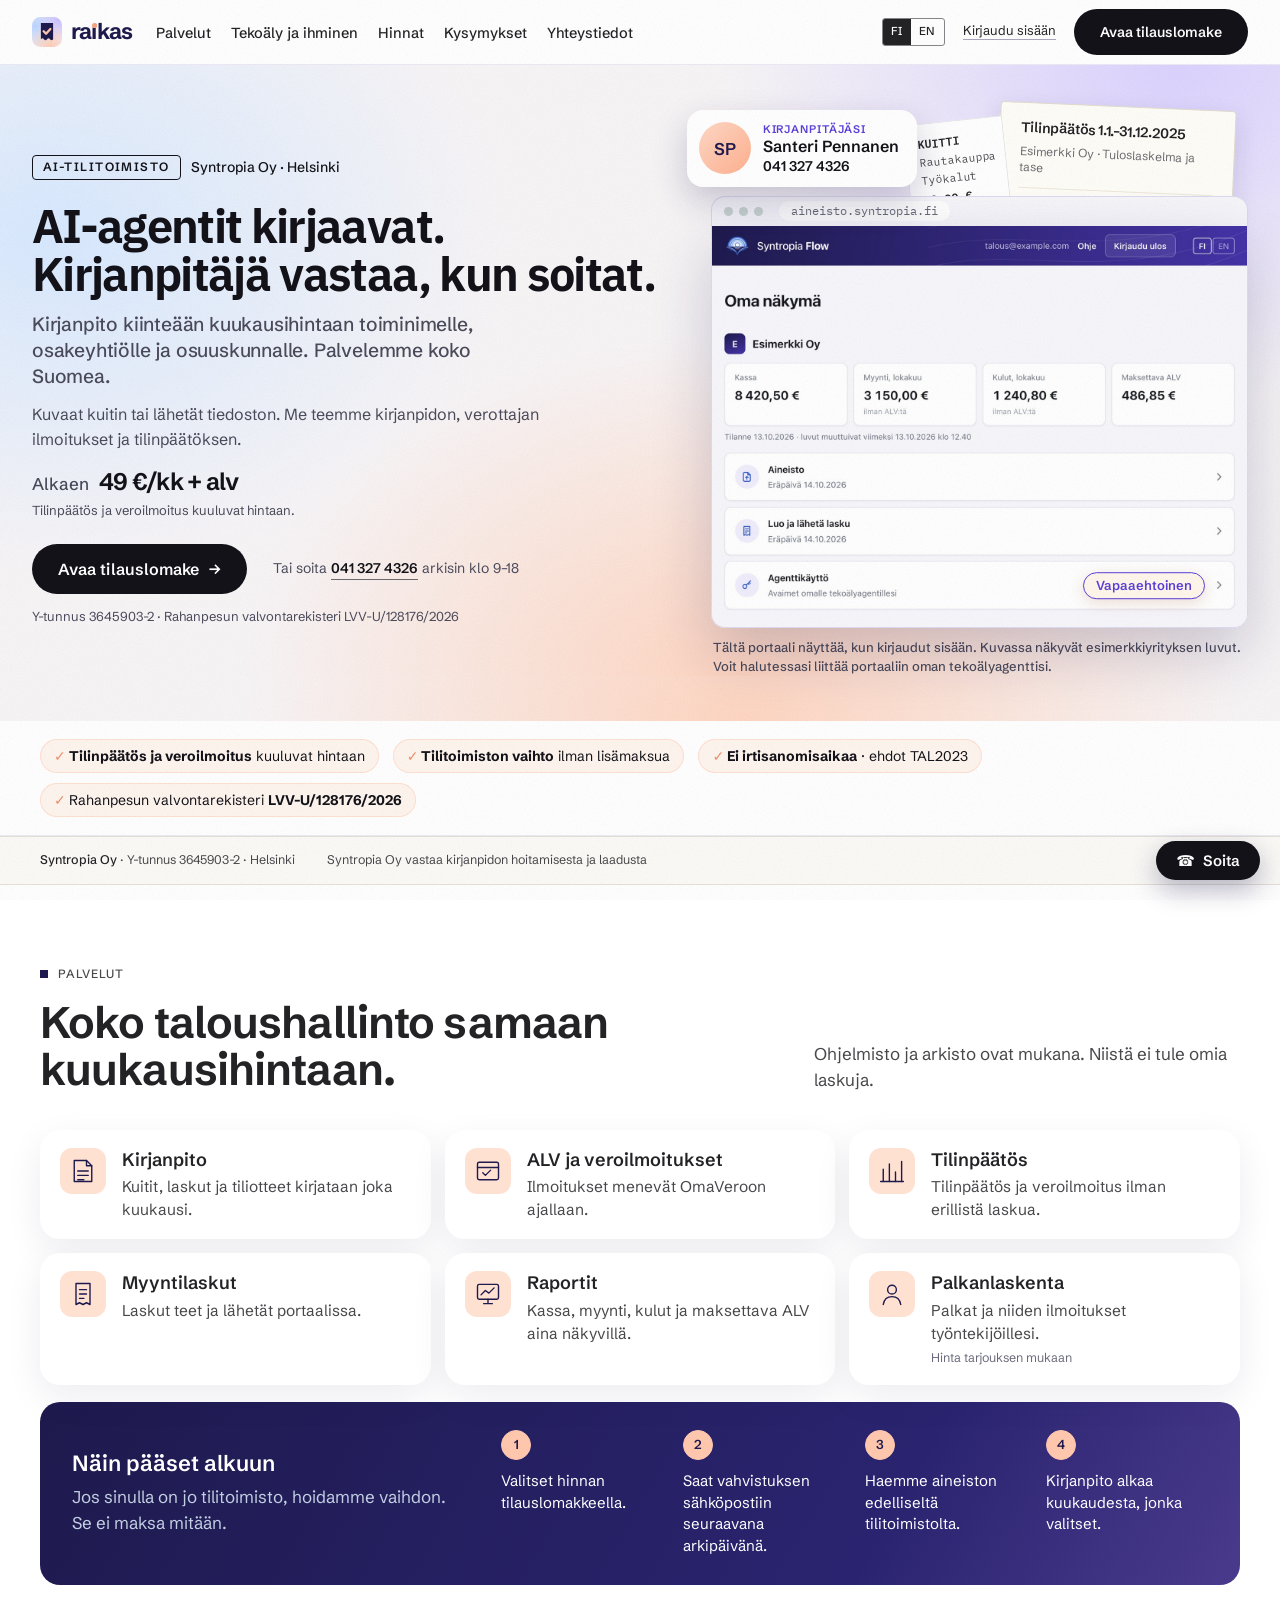
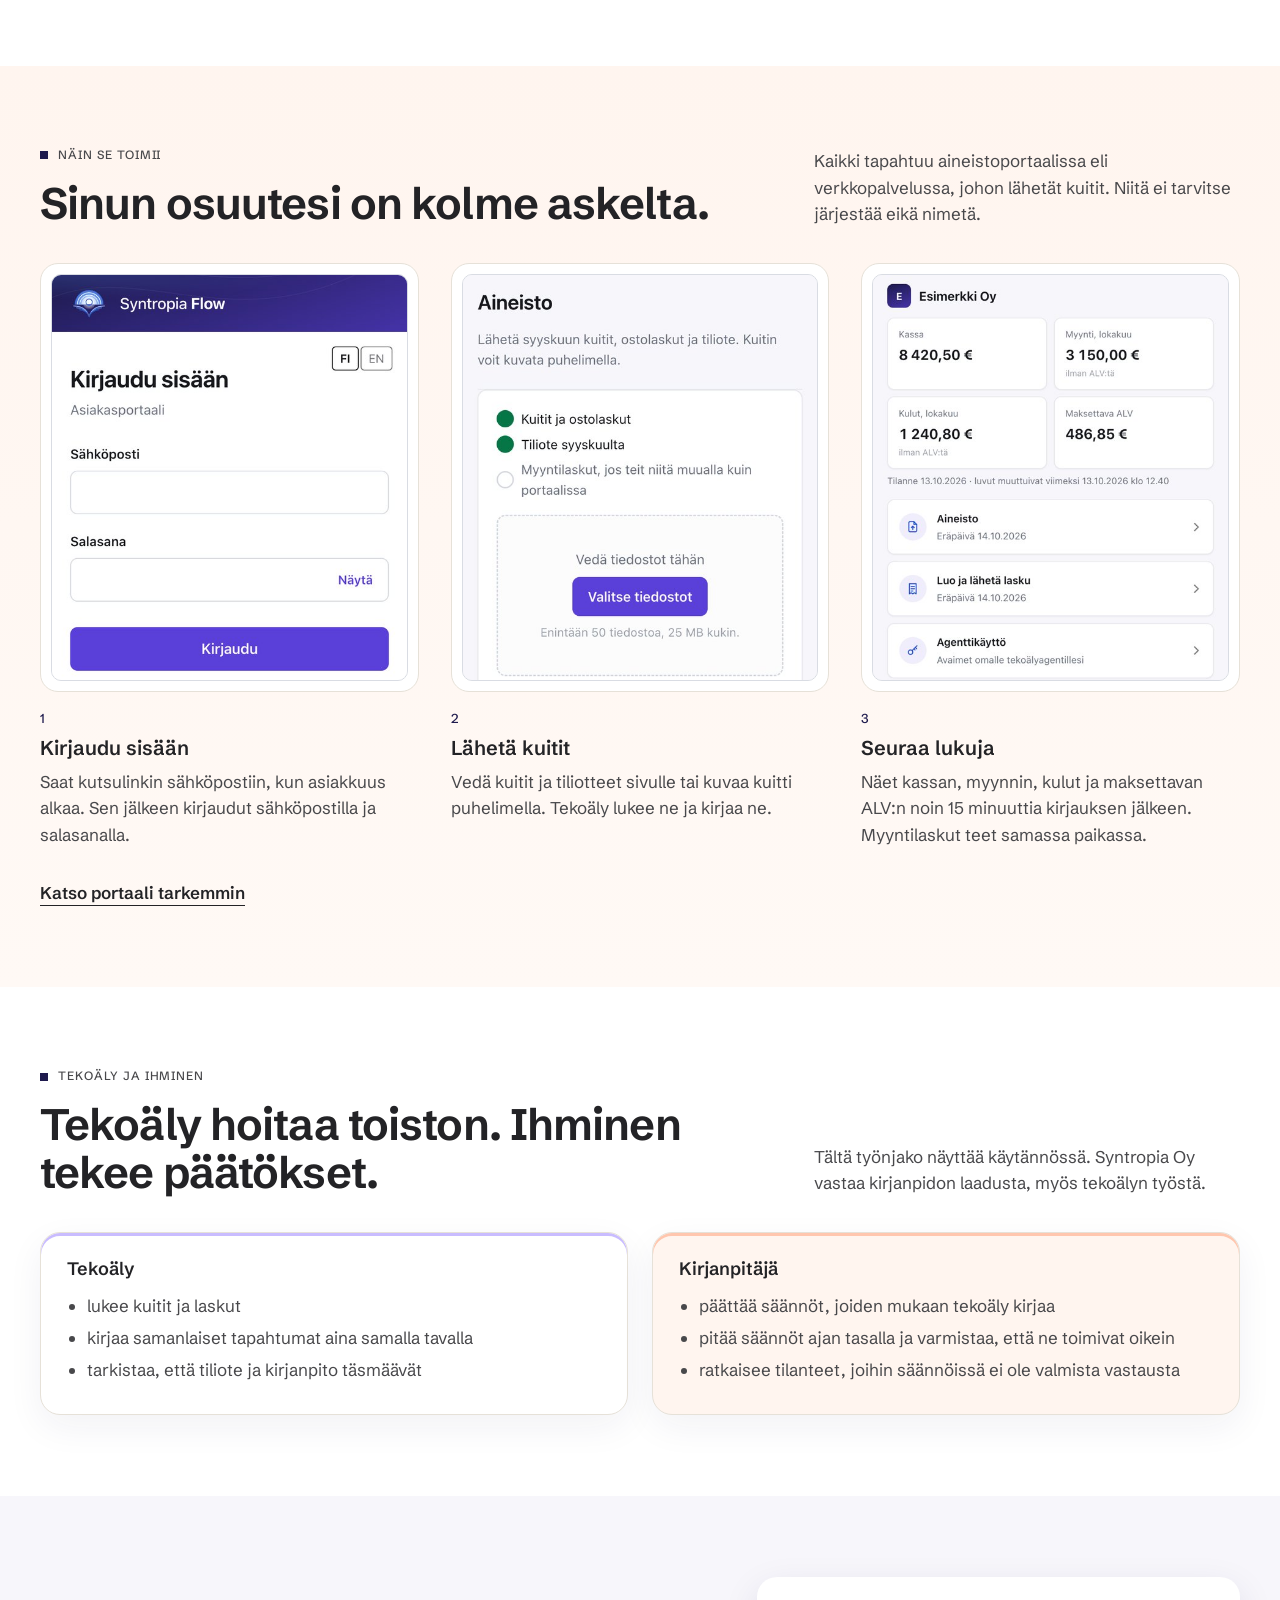
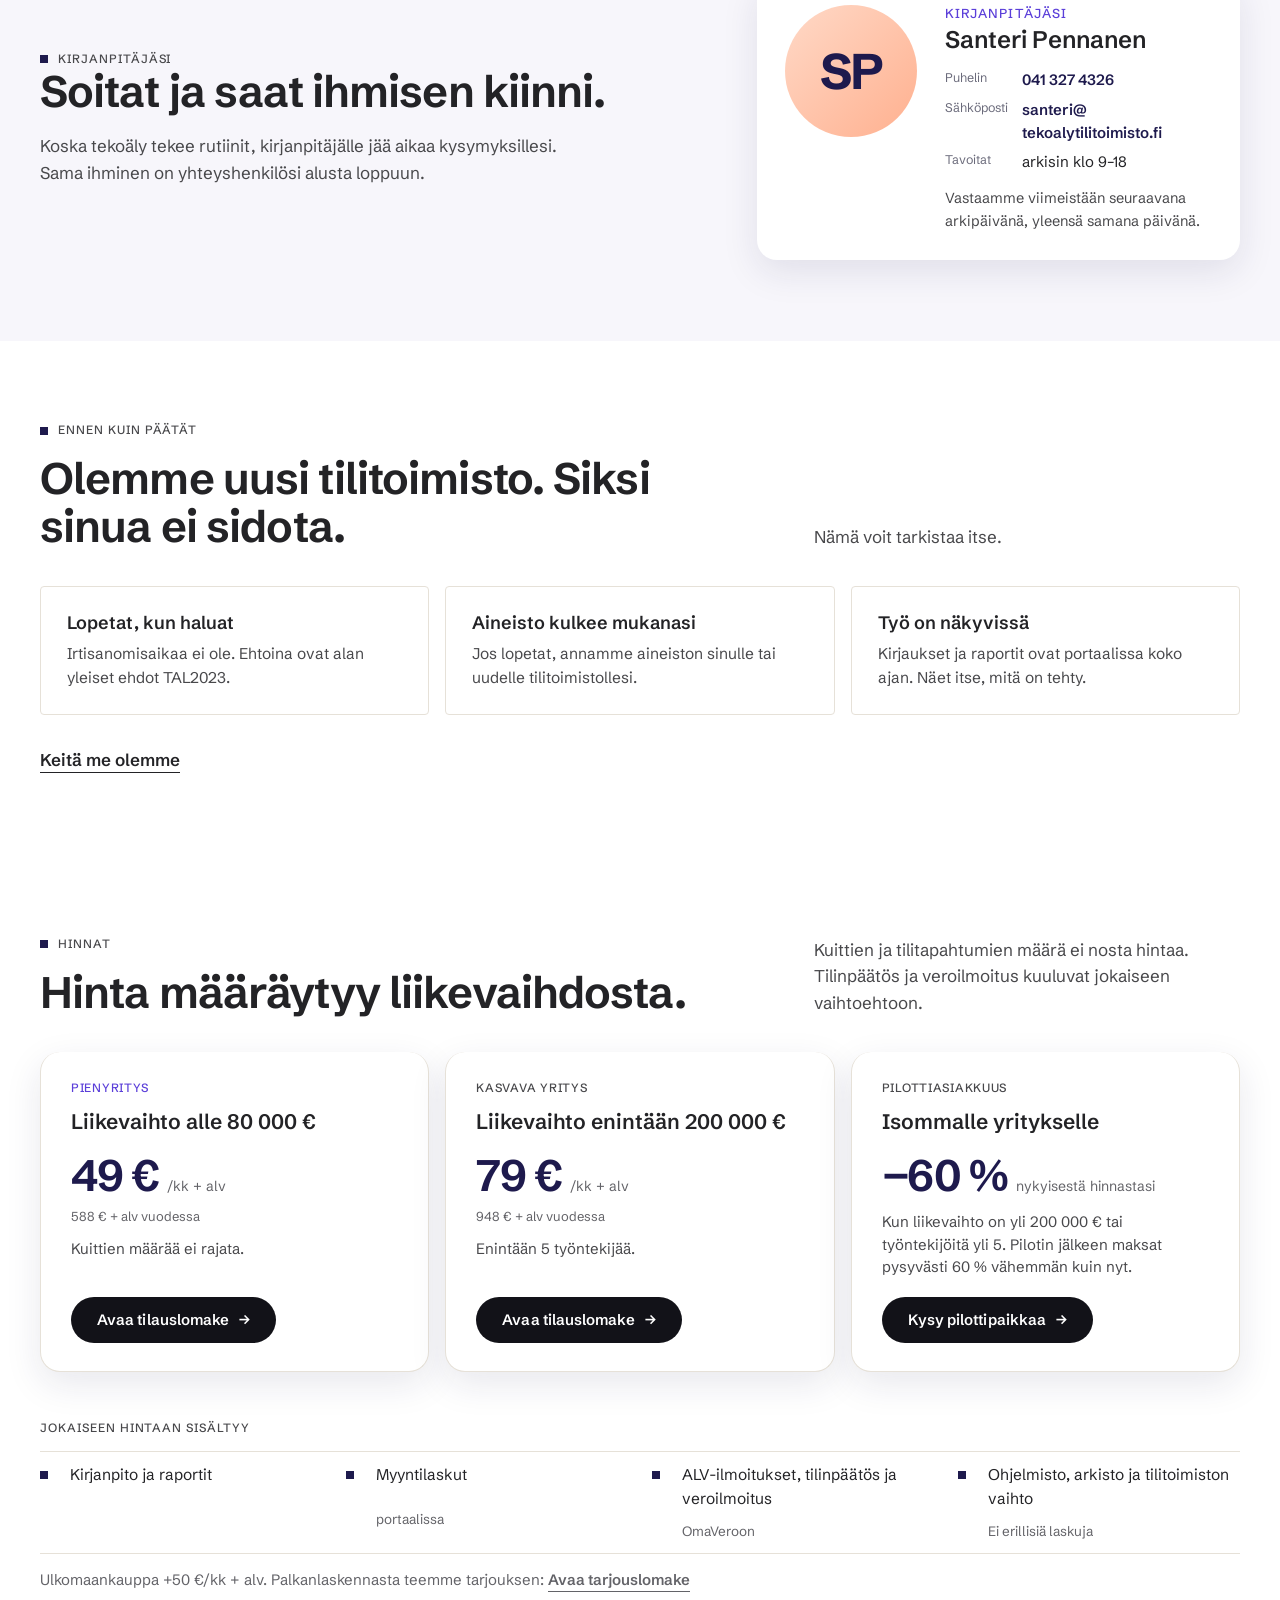
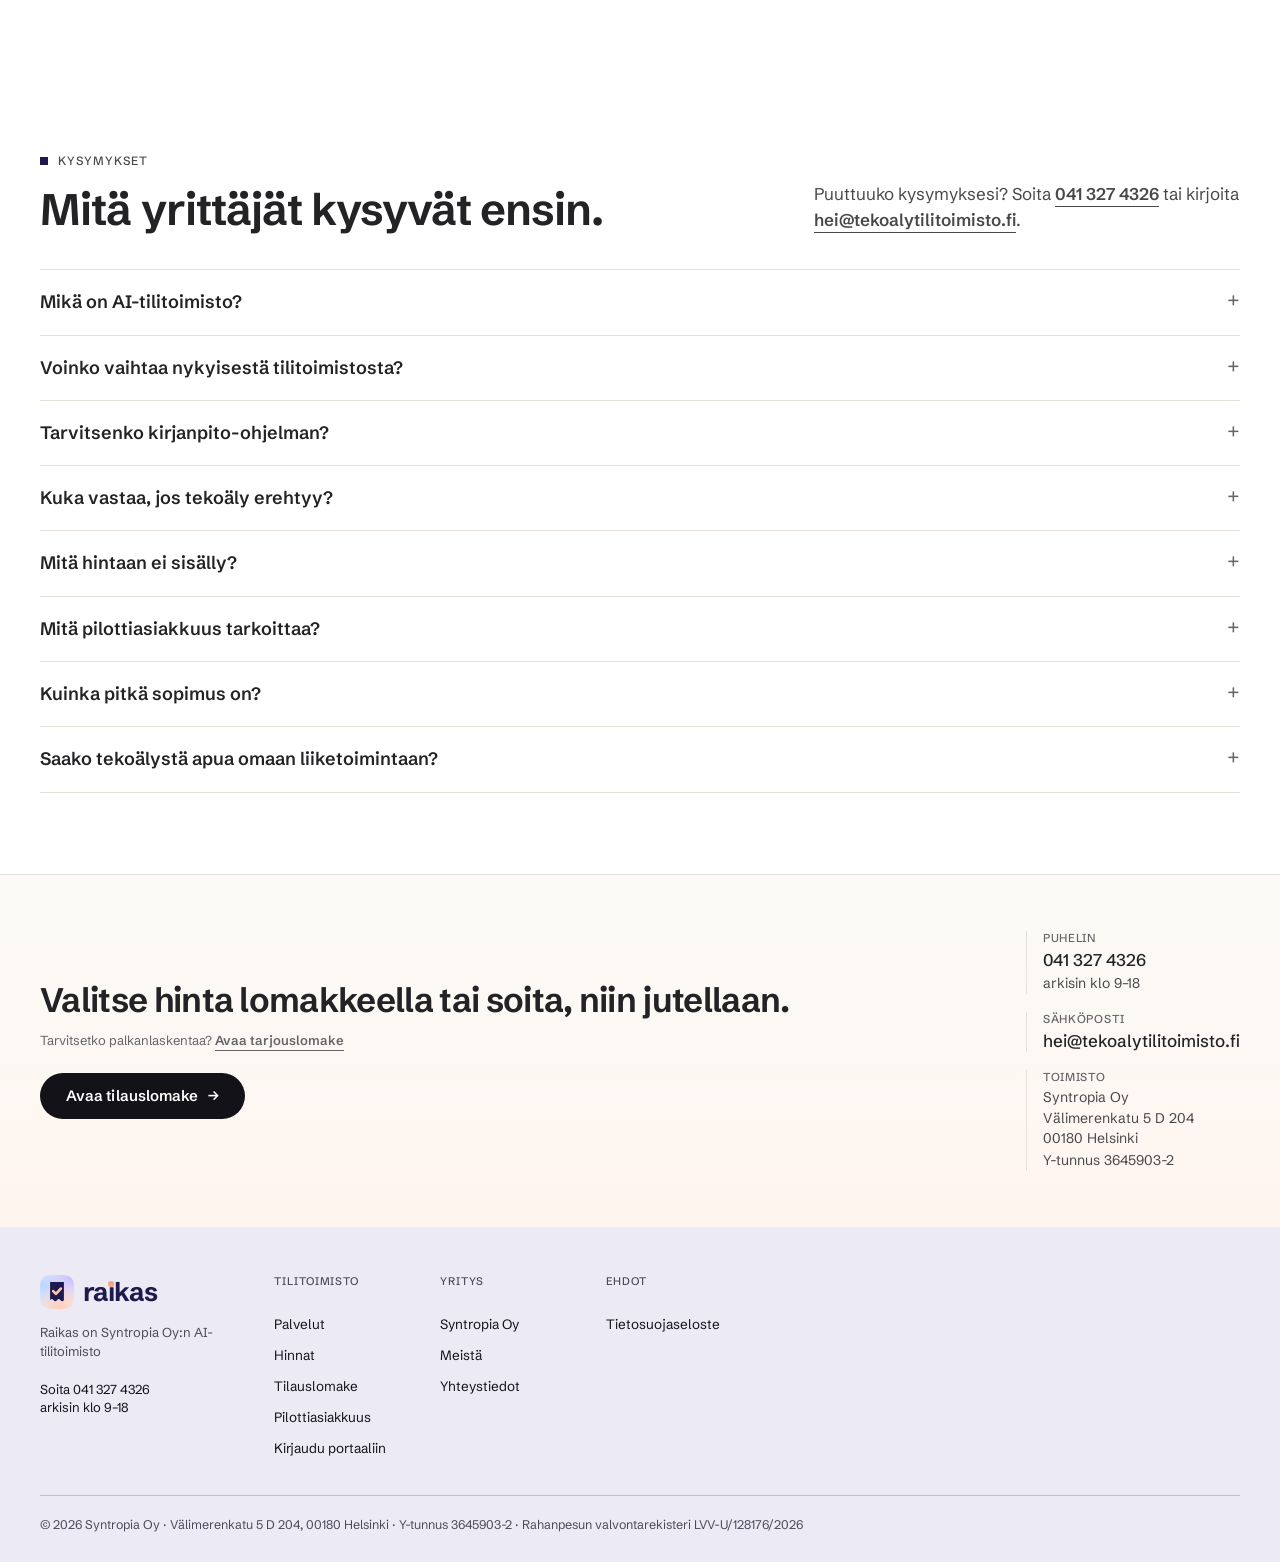
<file: index.html>
<!doctype html>
<html lang="fi">
<head>
<meta charset="utf-8">
<meta name="viewport" content="width=device-width, initial-scale=1">
<title>Raikas · AI-tilitoimisto kiinteällä kuukausihinnalla</title>
<link rel="icon" href="assets/raikas-32.png" sizes="32x32">
<link rel="icon" href="assets/raikas-192.png" sizes="192x192">
<link rel="apple-touch-icon" href="assets/raikas-512.png">
<meta name="theme-color" content="#F6F5FB">
<meta name="description" content="AI-tilitoimisto Raikas: AI-agentit kirjaavat, ja kirjanpitäjä vastaa, kun soitat. Kirjanpito, ilmoitukset ja tilinpäätös alkaen 49 €/kk + alv.">
<link rel="canonical" href="https://tekoalytilitoimisto.fi/">
<meta property="og:title" content="Raikas, AI-tilitoimisto">
<meta property="og:description" content="AI-tilitoimisto Raikas: AI-agentit kirjaavat, ja kirjanpitäjä vastaa, kun soitat. Kirjanpito, ilmoitukset ja tilinpäätös alkaen 49 €/kk + alv.">
<meta property="og:type" content="website">
<meta property="og:url" content="https://tekoalytilitoimisto.fi/">
<meta property="og:image" content="https://tekoalytilitoimisto.fi/assets/tilitoimisto/flow-hero-oma-d.jpg">
<meta property="og:image:alt" content="Asiakasportaalin Oma näkymä esimerkkiyrityksen luvuilla.">
<meta name="twitter:card" content="summary_large_image">
<link rel="alternate" hreflang="fi" href="https://tekoalytilitoimisto.fi/">
<link rel="alternate" hreflang="en" href="https://tekoalytilitoimisto.fi/en/">
<link rel="alternate" hreflang="x-default" href="https://tekoalytilitoimisto.fi/">
<link rel="preconnect" href="https://fonts.googleapis.com">
<link rel="preconnect" href="https://fonts.gstatic.com" crossorigin>
<link href="https://fonts.googleapis.com/css2?family=Archivo:ital,wdth,wght@0,100..125,300..800;1,100..125,300..800&family=Schibsted+Grotesk:wght@400..800&family=IBM+Plex+Sans:wght@500&family=IBM+Plex+Mono:wght@400;500&family=Orbitron:wght@500&display=swap" rel="stylesheet">
<link rel="stylesheet" href="assets/syntropia.css">
<style>
/* Tilitoimistosivun omat osat: hintalaskuri, hintakortit ja lisät. Yhteiset osat ovat assets/syntropia.css:ssä. */
.hinnasto{display:grid;grid-template-columns:1fr 1fr;gap:56px;align-items:start}
.laskuri{background:var(--paper);border-radius:4px;padding:30px 32px 28px;display:flex;flex-direction:column;gap:14px}
.laskuri-rivi{display:flex;justify-content:space-between;align-items:baseline;gap:16px;font:500 12px/1.4 var(--mono);letter-spacing:.08em;text-transform:uppercase;color:var(--ink-2)}
.laskuri output{font:500 14px/1 var(--mono);letter-spacing:0;text-transform:none;color:var(--ink);white-space:nowrap}
.hinta{margin:4px 0 0;font-family:var(--d-family),system-ui,sans-serif;font-weight:var(--d-weight);font-stretch:var(--d-stretch);letter-spacing:var(--d-track);font-size:calc(104px * var(--d-scale));line-height:1;color:var(--blue)}
.hinta small{margin-left:10px;font:500 16px/1 var(--mono);letter-spacing:0;color:var(--muted)}
.laskuri input[type=range]{width:100%;margin:6px 0 0;accent-color:var(--blue)}
.asteikko{display:flex;justify-content:space-between;margin-top:-6px;font:400 11.5px/1 var(--mono);color:var(--muted)}
.vertailu{display:flex;justify-content:space-between;padding:12px 0;border-top:1px solid var(--line);border-bottom:1px solid var(--line);font:400 13px/1.4 var(--mono);color:var(--ink-2)}
.vertailu{gap:12px;align-items:baseline}
.vertailu b{font-weight:500;color:var(--ink);white-space:nowrap}
.vuosivertailu{border-top:1px solid var(--line);border-bottom:1px solid var(--line);padding:12px 0 10px}
.vv-otsikko{margin:0 0 8px;font:400 12px/1.5 var(--mono);color:var(--muted)}
.vv-rivi{display:flex;justify-content:space-between;align-items:baseline;gap:12px;padding:3px 0;font:400 14px/1.4 var(--mono);color:var(--ink-2)}
.vv-rivi b{font-weight:500;color:var(--ink);font-variant-numeric:tabular-nums;white-space:nowrap}
.vv-rivi.oma span,.vv-rivi.oma b{color:var(--blue,#1C3F95)}
.vv-rivi.oma b{font-weight:600}
.vertailu-lahde,.yli-sata{margin:0;font:400 12px/1.5 var(--mono);color:var(--muted)}
.vertailu-lahde a,.yli-sata a{color:inherit;text-decoration:underline;text-underline-offset:2px}
.laskuri .btn{align-self:flex-start;margin-top:6px}
.alv{margin:0;font:400 12px/1.5 var(--mono);color:var(--muted)}
.tarjousteksti{margin:4px 0 0;font-family:var(--d-family),system-ui,sans-serif;font-weight:var(--d-weight);font-stretch:var(--d-stretch);letter-spacing:var(--d-track);font-size:calc(40px * var(--d-scale));line-height:1.15;color:var(--ink)}
.pieni{margin:0 0 14px;font:500 12px/1.4 var(--mono);letter-spacing:.08em;text-transform:uppercase;color:var(--ink-2)}
.hintakortit{margin-top:72px}
/* Livessä näkyy vain aloittavan yrittäjän kortti (founder 4.10.2026): se on hintalaskurin levyinen, ei kolmannes. */
@media (min-width:901px){.hintakortit:has(> .card:only-child){grid-template-columns:1fr 1fr;gap:56px}}
.card .erittely{margin-top:auto;padding-top:0}
.erittely li span small{display:block;color:var(--muted);font-size:13px}
.lisat{display:grid;grid-template-columns:1fr 1fr;gap:56px;margin-top:72px}
.lisat .fineprint{margin:0}
.huom{margin:0;color:var(--muted);font-size:15px}
/* Kuu-kuva: musta taivas taustana, jos kuva latautuu hitaasti */
.split .pic.kuupic{background:#0b0b0d}
.split .pic.kuupic:has(img[src*="accounting-historia"]){background:#DCDCE1}
.split .pic.kuupic > img[src*="accounting-historia"]{object-fit:contain;filter:none}
.split .pic.kuupic > img{object-position:50% 35%}
.huom b{color:var(--ink)}
/* Erikoistarjous aloittavalle yritykselle (founder 5.10.2026): rauhallinen laatikko heron johdannon alla. */
.erikoistarjous{display:flex;flex-direction:column;gap:8px;padding:16px 18px 17px;background:var(--white);border-left:3px solid var(--blue);border-radius:2px}
.page-hero .side .erikoistarjous p{font-size:16px;line-height:1.5}
.erikoistarjous a{color:var(--blue);font-weight:600;border-bottom:1.5px solid currentColor;white-space:nowrap}
#aloittavalle{scroll-margin-top:72px}
@media (max-width:900px){
  .hinnasto,.lisat{grid-template-columns:1fr;gap:36px}
  .laskuri{padding:24px 20px}
  .hintakortit,.lisat{margin-top:48px}
}

/* Flow-uudistus 9.10.2026: faktarivi, työnjako, aineistoportaalin kuvat, vuosihinta, esimerkkitaulukko ja yhteyskanavat */
.page-hero.uusi .soita{font:400 14px/1.4 var(--sans);color:var(--ink-2)}
.page-hero.uusi .johdanto{max-width:60ch;margin:24px 0 0;font:400 19px/1.55 var(--sans);color:var(--ink-2)}
.page-hero.uusi .hintarivi a{color:inherit;text-decoration:underline;text-underline-offset:3px}
.faktarivi{background:var(--paper-2);border-top:1px solid var(--line);border-bottom:1px solid var(--line)}
.faktarivi .wrap{display:flex;flex-wrap:wrap;gap:8px 32px;padding-top:14px;padding-bottom:14px;font:400 12.5px/1.5 var(--mono);color:var(--ink-2)}
.faktarivi b{font-weight:500;color:var(--ink)}
.tyonjako{display:grid;grid-template-columns:1fr 1fr;gap:16px}
.tyonjako>div{background:var(--white,#FAFAFA);border:1px solid var(--line);border-radius:4px;padding:26px 28px}
.tyonjako h3{margin:0 0 12px;font:600 18px/1.3 var(--sans);color:var(--ink)}
.tyonjako ul{margin:0;padding-left:18px;color:var(--ink-2)}
.tyonjako li{margin:7px 0}
.portaalikuvat{margin:16px 0 0;padding:28px;display:grid;grid-template-columns:3fr 1fr;gap:24px;align-items:start;background:var(--paper-2);border:1px solid var(--line);border-radius:4px}
.portaalikuvat img{display:block;width:100%;height:auto;border:1px solid var(--line);border-radius:4px;background:#F5F6F8}
.portaalikuvat figcaption{grid-column:1/-1;font:400 12.5px/1.5 var(--mono);color:var(--muted)}
.hinta span{white-space:nowrap}
.vuosihinta{margin:-2px 0 0;font:400 13px/1.4 var(--mono);color:var(--ink-2)}
.vuosihinta span{font-weight:500;color:var(--ink)}
.esimerkkihinnat{margin:48px 0 40px}
.hintataulu{width:100%;border-collapse:collapse;margin-top:12px;font:400 14px/1.4 var(--mono);color:var(--ink)}
.hintataulu th{padding:10px 12px;border-bottom:1px solid var(--ink);text-align:left;font:500 11.5px/1.3 var(--mono);letter-spacing:.06em;text-transform:uppercase;color:var(--ink-2)}
.hintataulu td{padding:12px;border-bottom:1px solid var(--line)}
.hintataulu .luku{text-align:right}
/* Erikoistarjous korostettuna esimerkkitaulukossa (founder 9.10.2026, #2238) */
.hintataulu tr.erikois td{background:var(--white);font-weight:500}
.hintataulu tr.erikois td:first-child{border-left:3px solid var(--blue)}
.hintataulu tr.erikois small{display:block;margin-top:4px;font:400 12.5px/1.4 var(--sans);color:var(--ink-2)}
.hintataulu tr.erikois a{color:var(--blue);border-bottom:1px solid currentColor}
.hintataulu tr.pilotti small{display:block;margin-top:4px;font:400 12.5px/1.4 var(--sans);color:var(--ink-2)}
.hintataulu tr.pilotti a{color:var(--blue);border-bottom:1px solid currentColor}
/* Hintataulukon jatkeeksi pilottipaikka isommille ja monimutkaisille kirjanpidoille (founder 9.10.2026, #2264) */
.pilottirivi{margin:0;padding:14px 12px;border-bottom:1px solid var(--line);font:500 15px/1.4 var(--sans);color:var(--ink)}
.pilottirivi a{color:var(--blue);font-weight:600;border-bottom:1.5px solid currentColor;white-space:nowrap}
.ei-sisally{margin:14px 0 0;font:400 13.5px/1.5 var(--sans);color:var(--ink-2)}
.yhteys{display:grid;grid-template-columns:1.3fr 1fr;gap:48px;align-items:center}
.yhteys p{margin:12px 0 22px}
.yhteyskanavat{display:grid;gap:18px}
.yhteyskanavat>div{display:flex;flex-direction:column;gap:2px;padding-left:16px;border-left:1px solid var(--line);font:400 14px/1.45 var(--sans);color:var(--ink-2)}
.yhteyskanavat .kanava{font:500 11.5px/1.3 var(--mono);letter-spacing:.06em;text-transform:uppercase;color:var(--muted)}
.yhteyskanavat a{font:500 17px/1.4 var(--sans);color:var(--ink)}
@media (max-width:520px){.hinta small{display:block;margin:8px 0 0}}
@media (max-width:760px){.tyonjako,.yhteys{grid-template-columns:1fr}.hintataulu th:last-child,.hintataulu td:last-child{display:none}
  .portaalikuvat{grid-template-columns:1fr;padding:20px}.portaalikuvat .pk-kone{display:none}.portaalikuvat .pk-puhelin{max-width:290px;margin:0 auto}}

/* Kaksi palvelutasoa (founder 10.10.2026): tilitoimisto sekä tilitoimisto ja kuukausittainen tekoälykonsultointi */
.paketit{display:grid;grid-template-columns:1fr 1fr;gap:16px;margin:8px 0 48px}
.paketti{display:flex;flex-direction:column;gap:12px;background:var(--white,#FAFAFA);border:1px solid var(--line);border-radius:4px;padding:28px 30px}
.paketti.laajempi{border-top:3px solid var(--blue)}
.p-tunniste{font:500 12px/1.3 var(--mono);letter-spacing:.06em;text-transform:uppercase;color:var(--ink-2)}
.paketti h3{margin:0;font:600 21px/1.3 var(--sans);color:var(--ink)}
.paketti ul{margin:0;padding-left:18px;color:var(--ink-2)}
.paketti li{margin:6px 0}
.p-hinta{margin:auto 0 0;padding-top:10px;font:500 14px/1.5 var(--mono);color:var(--blue)}
.p-napit{display:flex;flex-wrap:wrap;align-items:center;gap:12px 22px}
.paketit-lisa{margin:-32px 0 48px;font-size:15px;color:var(--ink-2)}
#laskuri,#paketit{scroll-margin-top:72px}
@media (max-width:760px){.paketit{grid-template-columns:1fr}}
/* Verkkokaupan ostoskorinappi yläpalkissa (founder 10.10.2026), merkintä julkaisu/synkronoi-osat.py KORI */
/* Vainan mallin mukaan (founder 10.10.2026, vainagroup.com): täytetty nappi, jossa näkyy valitun paketin hinta */
.nav .kori{display:inline-flex;align-items:center;gap:7px;height:28px;margin-right:-16px;padding:0 12px 0 9px;border:1px solid var(--blue);border-radius:3px;background:var(--blue);color:#fff;font-size:12.5px;font-weight:500;line-height:1;white-space:nowrap;text-decoration:none;position:relative}
.nav .kori svg{width:16px;height:16px;flex:none}
.nav .kori b{font:400 12px/1 "IBM Plex Mono",ui-monospace,monospace}
.nav .kori b:empty,.nav .kori.valittu span{display:none}
.nav .kori:hover,.nav .kori:focus-visible{background:#2D2770;border-color:#2D2770}
@media (pointer:coarse){.nav .kori::after{content:"";position:absolute;left:0;right:0;top:-8px;bottom:-8px}}
/* 1081–1199 px: kuusi valikkokohtaa ja teksti eivät mahdu riville, joten pelkkä koriikoni */
@media (min-width:1081px) and (max-width:1199px){.nav .kori span,.nav .kori b{display:none}.nav .kori{padding:0 8px;margin-right:-20px}}
/* hinta on tekstiä leveämpi: 1200–1209 px hinta ei mahdu, joten koriikoni kuten yllä */
@media (min-width:1200px) and (max-width:1209px){.nav .kori.valittu b{display:none}.nav .kori.valittu{padding:0 8px;margin-right:-20px}}
@media (max-width:1080px){.nav .kori{margin-left:auto;margin-right:-20px}.nav .kori ~ .burger{margin-left:0}}
@media (max-width:1080px){.nav .kori ~ .burger{flex:none}}
@media (max-width:360px){.nav .kori span{font-size:12px}.nav .kori b{font-size:11px}.nav .kori{padding:0 10px 0 8px;gap:6px;margin-right:-36px}}
/* kielivalitsimen kanssa kapealla puhelimella korissa lukee "Tilaa" (12.10.2026) */
@media (max-width:480px){.nav .kori .k-pitka{display:none}}
/* kielivalitsimen kanssa korin teksti ei mahdu myöskään 1200–1279 px:ssä, joten pelkkä koriikoni */
@media (min-width:1200px) and (max-width:1279px){.nav:has(.cta) .kori span,.nav:has(.cta) .kori b{display:none}.nav:has(.cta) .kori{padding:0 8px;margin-right:-20px}}

.page-hero.uusi .hero-ruudukko{display:grid;grid-template-columns:minmax(0,1fr) 330px;gap:40px 56px;align-items:start}
.kampanjakortti{margin-top:6px;padding:24px 26px 26px;background:var(--white);border:1px solid var(--line);border-top:3px solid var(--blue);border-radius:2px}
.kampanjakortti .k-merkki{font:500 11.5px/1.4 var(--mono);letter-spacing:.1em;text-transform:uppercase;color:var(--blue)}
.kampanjakortti .k-kenelle{margin:10px 0 0;font:500 19px/1.3 var(--sans);color:var(--ink)}
.kampanjakortti .k-hinta{margin:14px 0 0;font-family:var(--d-family),system-ui,sans-serif;font-weight:var(--d-weight);font-stretch:var(--d-stretch);letter-spacing:var(--d-track);font-size:calc(64px * var(--d-scale));line-height:1;color:var(--blue)}
.kampanjakortti .k-hinta small{margin-left:8px;font:500 14px/1 var(--mono);letter-spacing:0;color:var(--muted)}
.kampanjakortti .k-ehto{margin:12px 0 18px;font:400 12.5px/1.5 var(--mono);color:var(--muted)}
@media (max-width:960px){.page-hero.uusi .hero-ruudukko{grid-template-columns:1fr}.kampanjakortti{max-width:420px}}
.kampanja{display:none;align-items:stretch;margin:22px 0 0;border:1px solid var(--red);border-radius:2px;background:var(--white);color:var(--ink);text-decoration:none;max-width:100%}
.kampanja .k-merkki{display:flex;align-items:center;padding:0 12px;background:var(--red);color:#fff;font:500 11.5px/1 var(--mono);letter-spacing:.1em;text-transform:uppercase}
.kampanja .k-teksti{padding:11px 14px;font:400 16px/1.35 var(--sans)}
.kampanja .k-teksti b{font-weight:600;color:var(--blue);white-space:nowrap}
.kampanja .arr{display:flex;align-items:center;padding:0 14px 0 0;color:var(--red)}
@media (max-width:720px){.kampanjakortti{display:none}.kampanja{display:inline-flex}}
</style>
<style>/* Aineistoportaalin ohjelinkit (founder 10.10.2026) */
.step .textlink{display:inline-block;margin-top:16px;font-size:14px}
.paketti li .textlink{font-weight:500}
</style>
<style>
/* Uusi Flow-luonnos 11.10.2026 (ymmarrettavat-verkkosivut): kolme vaihetta oikein tuotekuvin */
.vaiheet{list-style:none;margin:0;padding:0;display:grid;grid-template-columns:repeat(3,minmax(0,1fr));gap:32px}
.vaihe{display:flex;flex-direction:column;gap:20px}
.vk{margin:0;aspect-ratio:1/1;display:flex;align-items:center;justify-content:center;padding:18px;background:#EEF0F4;border:1px solid var(--line);border-radius:6px;overflow:hidden}
.vk img{display:block;max-width:100%;max-height:100%;width:auto;height:auto;border:1px solid #D9DCE3;border-radius:4px;background:#F5F6F8}
.vk.valmis{background:var(--white,#FAFAFA)}
.vk.valmis ul{list-style:none;margin:0;padding:0;display:grid;gap:16px;font:500 17px/1.3 var(--mono);color:var(--ink)}
.vk.valmis li{display:flex;align-items:center;gap:12px}
.vk.valmis li::before{content:"\2713";display:inline-grid;place-items:center;width:28px;height:28px;border:1.5px solid var(--blue);border-radius:50%;color:var(--blue);font-size:14px}
.vt .n{display:block;margin-bottom:10px;font:500 13px/1 var(--mono);color:var(--blue)}
.vt h3{margin:0;font:600 20px/1.3 var(--sans);color:var(--ink)}
.vt p{margin:8px 0 0;color:var(--ink-2)}
.vaihe-linkki{margin:32px 0 0}
.hintataulukko{margin-top:22px;border-top:1px solid var(--line)}
.hintataulukko summary{cursor:pointer;padding:14px 0;font:600 15px/1.3 var(--sans);color:var(--ink)}
.hintataulukko .hintataulu{margin-top:4px}
.page-hero .perushinta{margin:22px 0 0;font:500 17px/1.4 var(--sans);color:var(--ink-2)}
.page-hero .perushinta b{margin-left:6px;font:500 24px/1.2 var(--mono);color:var(--blue);white-space:nowrap}
.page-hero .perushinta .vuosi{display:block;margin-top:4px;font:400 13px/1.5 var(--mono);color:var(--muted)}
/* Founder 11.10.2026: kolme vaihtoehtoa (kampanja, perushinta, pilotti) ja konsultointi Lite ja Pro */
.paketit.kolme{grid-template-columns:repeat(3,minmax(0,1fr))}
.paketti .p-napit{margin-top:auto;padding-top:6px}
.p-iso{margin:4px 0 0;font:400 44px/1.1 var(--mono);letter-spacing:-.02em;color:var(--blue)}
.p-iso small{display:inline-block;margin-left:8px;font:400 14px/1.3 var(--mono);letter-spacing:0;color:var(--muted)}
.p-ehto{margin:0;font:400 15px/1.5 var(--sans);color:var(--ink-2)}
.p-vuosi{margin:-4px 0 0;font:400 13px/1.4 var(--mono);color:var(--muted)}
#ihminen .osio-head{margin-bottom:20px}
.ihminen-yhteys{margin:0;font:500 18px/1.6 var(--sans);color:var(--ink)}
.p-tavoite{margin:0;font:600 15px/1.5 var(--sans);color:var(--ink)}
.paikka{background:#FFF3C4;color:var(--ink);padding:0 4px;border-radius:2px}
.sisaltyy{margin-top:40px}
@media (min-width:901px){.sisaltyy .checklist{display:grid;grid-template-columns:repeat(4,minmax(0,1fr));gap:0 24px;border-bottom:1px solid var(--line)}.sisaltyy .checklist li{border-bottom:0}}
.sisaltyy .huom{margin-top:14px}
@media (max-width:900px){.paketit.kolme{grid-template-columns:minmax(0,1fr)}}
@media (max-width:900px){.vaiheet{grid-template-columns:1fr;gap:44px}.vk{aspect-ratio:auto;max-width:440px}}
</style>
<style>
/* Flow-hero B (15.10.2026): tummansininen hero ja LinkedIn-kansikuvan kuvitus. Rajattu .fh-tumma-heroon. */
.page-hero.fh-tumma{background:#1E1A4D;color:#fff}
.page-hero.fh-tumma .tila,.page-hero.fh-tumma h1 .harmaa,.page-hero.fh-tumma .johdanto,.page-hero.fh-tumma .perushinta span,.page-hero.fh-tumma .perushinta .vuosi,.page-hero.fh-tumma .soita{color:#C3CFE2}
.page-hero.fh-tumma h1,.page-hero.fh-tumma .perushinta b{color:#fff}
.page-hero.fh-tumma .textlink,.page-hero.fh-tumma .soita a{color:#fff;border-color:rgba(255,255,255,.6)}
.page-hero.fh-tumma .btn-blue{box-shadow:0 0 0 1px rgba(255,255,255,.35)}
.page-hero.fh-tumma .textlink:focus-visible,.page-hero.fh-tumma .btn:focus-visible{outline:2px solid #fff;outline-offset:3px}
.fh-oikea{display:flex;flex-direction:column;gap:18px;align-self:center}
.fh-taide{position:relative;width:100%;aspect-ratio:760/440}
.fh-viivat{position:absolute;inset:0;width:100%;height:100%}
.fh-puhelin{position:absolute;left:39.47%;top:8.2%;width:22.37%;height:auto;border-radius:6px;border:1px solid rgba(255,255,255,.25)}
.fh-oikea .kampanjakortti{color:#14161a}
@media(max-width:860px){.fh-taide{display:none}}
.page-hero.fh-tumma{background:#fff!important;padding-top:0!important;position:relative}
.page-hero.fh-tumma::before{content:"";display:block;height:300px;background:url(assets/tilitoimisto/flow-hero-toimisto.jpg) center 55%/cover;background-image:image-set(url(assets/tilitoimisto/flow-hero-toimisto.webp) type("image/webp"),url(assets/tilitoimisto/flow-hero-toimisto.jpg) type("image/jpeg"))}
.page-hero.fh-tumma>.wrap{position:relative;margin-top:-80px;background:#1E1A4D;padding:32px 48px 56px;max-width:1120px;outline:6px solid #fff}
.fh-ylarivi{position:absolute;top:22px;right:28px;margin:0;padding:0;border:0;z-index:2}
.fh-ylarivi .oik{display:flex;align-items:center;gap:18px;font:400 13px/1 var(--mono);color:#C3CFE2}
.fh-ylarivi a{color:#fff;text-decoration:none}.fh-ylarivi .fh-kieli b{color:#fff}.fh-ylarivi .fh-kieli a{color:#C3CFE2}
.fh-ylarivi .kirj{border-bottom:1px solid rgba(255,255,255,.5);padding-bottom:2px}
@media(max-width:860px){.page-hero.fh-tumma::before{height:220px;background-position:8% 45%}.page-hero.fh-tumma>.wrap{margin:-40px 12px 0;padding:44px 20px 36px!important}.fh-ylarivi{top:14px;right:16px}.fh-ylarivi .oik{gap:12px;font-size:12px}}
:root{--paper:#F7F3EC;--white:#FCFAF6;--paper-2:#EFE8DC;--line:#E2DACB}
body{background:var(--paper)}
.osio .eyebrow.blue::before{background:#1E1A4D}
.osio-head p{color:#48484B}
.vaihe .vk{background:#F1EBE0;border-radius:6px;overflow:hidden}
#ihminen,#people{background:#F1EBE0}
.ihminen-ruudukko{display:grid;grid-template-columns:minmax(0,1.15fr) minmax(0,.85fr);gap:64px;align-items:center}
.ihminen-ruudukko .h2{margin-bottom:18px}.ihminen-ruudukko p{color:#48484B;max-width:56ch;margin:0}
.ihminen-puhelin{display:flex;flex-direction:column;gap:8px;padding:36px 36px 32px;background:#fff;border-left:4px solid #1E1A4D;border-radius:6px}
.ihminen-puhelin span{font:400 14px/1.5 var(--mono);color:#636368}
.ihminen-puhelin>a{font:500 clamp(28px,3.4vw,40px)/1.15 var(--mono);color:#1E1A4D;text-decoration:none;white-space:nowrap}
@media(max-width:860px){.ihminen-ruudukko{grid-template-columns:1fr;gap:28px}.ihminen-puhelin{padding:24px 22px}}
.cta-band.yhteys-band{background:#FCFAF6}
footer{background:#1E1A4D!important;color:#C3CFE2}
footer .base{border-color:rgba(255,255,255,.15)}
footer .f-kieli{margin-top:18px;font:400 13px/1.4 var(--mono)}footer .f-kieli a{color:#fff}
.page-hero.fh-tumma>.wrap{background:#1F4E8C!important}
.page-hero.fh-tumma .tila,.page-hero.fh-tumma h1 .harmaa,.page-hero.fh-tumma .johdanto,.page-hero.fh-tumma .perushinta span,.page-hero.fh-tumma .perushinta .vuosi,.page-hero.fh-tumma .soita,.page-hero.fh-tumma .fh-ylarivi .oik,.page-hero.fh-tumma .fh-kieli a{color:#C3CFE2!important}
.page-hero.fh-tumma .btn-blue{background:#0B1B36!important;color:#fff!important;box-shadow:none!important}
.page-hero.fh-tumma .btn-blue:hover{background:#132A52!important}
.fh-puhelin{border-color:rgba(255,255,255,.4)}
.page-hero .johdanto+.johdanto-2{margin-top:14px}

/* LUONNOS 15.10.2026: Flow minttu (variantti A), teal-grey -pohja */
:root{--blue:#1E1A4D!important;--blue-deep:#1E1A4D!important;--red:#5B3FD9!important;--red-deep:#5B3FD9!important}
.page-hero.fh-tumma>.wrap{background:#4E7470!important}
.page-hero.fh-tumma h1,.page-hero.fh-tumma .perushinta b,.page-hero.fh-tumma .fh-ylarivi a,.page-hero.fh-tumma .fh-ylarivi .fh-kieli b,.page-hero.fh-tumma .textlink,.page-hero.fh-tumma .soita a{color:#FFFFFF!important;border-color:#FFFFFF99!important}
.page-hero.fh-tumma .tila,.page-hero.fh-tumma h1 .harmaa,.page-hero.fh-tumma .johdanto,.page-hero.fh-tumma .perushinta span,.page-hero.fh-tumma .perushinta .vuosi,.page-hero.fh-tumma .soita,.page-hero.fh-tumma .fh-ylarivi .oik,.page-hero.fh-tumma .fh-ylarivi .fh-kieli a{color:#F0F4F3!important}
.page-hero.fh-tumma .btn:focus-visible,.page-hero.fh-tumma .textlink:focus-visible{outline-color:#FFFFFF!important}
.btn.btn-blue,.btn.btn-red,.page-hero.fh-tumma .btn-blue{background:#E9B872!important;color:#2E2A26!important;box-shadow:inset 0 0 0 1.5px #2E2A2633!important}
.page-hero.fh-tumma .fh-vasen .btn-blue,.page-hero.fh-tumma .wrap>div>.btn-blue{box-shadow:none!important}
.btn.btn-blue:hover,.btn.btn-red:hover,.page-hero.fh-tumma .btn-blue:hover{background:#E0A95A!important}
.btn .arr{color:inherit!important}
.kampanjakortti{border-top-color:#8B74F0!important}
.kampanjakortti .k-merkki,.p-tunniste.fh-akk{color:#5B3FD9!important}
.kampanja{border-color:#8B74F0!important}
.kampanja .k-merkki{background:#5B3FD9!important;color:#fff!important}
.kampanja .arr{color:#5B3FD9!important}
.eyebrow::before{background:#8B74F0!important}
.osio .eyebrow.blue::before{background:#1E1A4D!important}
.hero h1 em,.page-hero h1 em,.fly a:hover{color:#5B3FD9!important}
.ihminen-puhelin{border-left-color:#8B74F0!important}.ihminen-puhelin>a{color:#1E1A4D!important}
footer{background:#2C3E3C!important;color:#D9E0DE!important}
footer h4,footer .f-tagline,footer .base p{color:#D9E0DE!important;opacity:.85}
.page-hero.fh-tumma::before{background-image:url(assets/tilitoimisto/flow-hero-toimisto-v4.jpg)!important;background-image:image-set(url(assets/tilitoimisto/flow-hero-toimisto-v4.webp) type("image/webp"),url(assets/tilitoimisto/flow-hero-toimisto-v4.jpg) type("image/jpeg"))!important;background-position:78% 60%!important}
@media(max-width:860px){.page-hero.fh-tumma::before{background-position:84% 60%!important}}

/* KIRKKAAMPI a minttu */
:root{--paper:#FFFFFF!important;--white:#FFFFFF!important;--paper-2:#F8F6F2!important;--line:#E6E1D8!important}
body{background:#FFFFFF!important}
.vaihe .vk{background:#F6F3EE!important}
#ihminen,#people{background:#F7F6FB!important}
.cta-band.yhteys-band,.faktarivi{background:#FBFAF7!important}
section,.osio{background-color:transparent}
.page-hero.fh-tumma>.wrap{background:#F6F5FB!important;box-shadow:none!important}
.page-hero.fh-tumma h1,.page-hero.fh-tumma .perushinta b,.page-hero.fh-tumma .fh-ylarivi a,.page-hero.fh-tumma .fh-ylarivi .fh-kieli b,.page-hero.fh-tumma .textlink,.page-hero.fh-tumma .soita a{color:#121218!important;border-color:#12121899!important}
.page-hero.fh-tumma .tila,.page-hero.fh-tumma h1 .harmaa,.page-hero.fh-tumma .johdanto,.page-hero.fh-tumma .perushinta span,.page-hero.fh-tumma .perushinta .vuosi,.page-hero.fh-tumma .soita,.page-hero.fh-tumma .fh-ylarivi .oik,.page-hero.fh-tumma .fh-ylarivi .fh-kieli a{color:#4A4A5A!important}
.page-hero.fh-tumma .btn:focus-visible,.page-hero.fh-tumma .textlink:focus-visible{outline-color:#121218!important}
.btn.btn-blue,.btn.btn-red,.page-hero.fh-tumma .btn-blue{background:#121218!important;color:#FFFFFF!important;box-shadow:none!important}
.btn.btn-blue:hover,.btn.btn-red:hover,.page-hero.fh-tumma .btn-blue:hover{background:#2A2A35!important}
.kampanjakortti{background:#FFFFFF!important}
footer{background:#ECEAF5!important;color:#121218!important;padding:48px 0 28px!important}
footer a,footer .f-kieli a{color:#121218!important}
footer h4,footer .f-tagline,footer .base p,footer li{color:#4A4A5A!important;opacity:1!important}
footer .base{margin-top:36px!important;border-color:#3A5A5644!important}
footer .word img{filter:invert(1) brightness(.35)}
</style>
<style id="flow-moderni">
/* Flow moderni 15.10.2026: split-hero, pillinapit, pyöristetyt kortit, lämmin kaista, Kirjanpitäjäsi-kortti */
:root{--mono:var(--sans)}
/* 7 split hero */
.page-hero.fh-tumma::before{display:none!important}
.page-hero.fh-tumma{background:#F6F5FB!important;padding:0 0 56px!important}
.page-hero.fh-tumma>.wrap{margin-top:0!important;outline:none!important;max-width:1200px!important;padding:72px 32px 0!important}
.hero-ruudukko{display:grid!important;grid-template-columns:minmax(0,1.05fr) minmax(0,.95fr)!important;grid-template-areas:"teksti kuva" "taide kortti";gap:40px 56px!important;align-items:start}
.hero-ruudukko>div:first-child{grid-area:teksti}
.fh-oikea{display:contents!important}
.fh-taide{grid-area:taide;transform:none!important;align-self:center;background:#fff;border-radius:22px;box-shadow:0 12px 40px rgba(30,26,77,.10);padding:12px}
.hero-ruudukko .kampanjakortti{grid-area:kortti;align-self:center}
.hero-kuva{grid-area:kuva;margin:0;border-radius:24px;overflow:hidden;height:100%;min-height:520px;box-shadow:0 18px 50px rgba(30,26,77,.18)}
.hero-kuva img{width:100%;height:100%;object-fit:cover;object-position:80% 55%;display:block}
/* 1 headline */
.otsikko{font-size:clamp(40px,5.2vw,68px)!important;letter-spacing:-.03em!important;line-height:1.02!important;font-weight:650!important;margin-bottom:16px!important}
.alaotsikko{font:500 clamp(19px,1.8vw,24px)/1.35 var(--sans);color:#4A4A5A;margin:0 0 18px;letter-spacing:-.01em;max-width:30ch}
.persoona{display:inline-block;margin:0 0 22px;padding:8px 16px;border-radius:999px;background:#fff;color:#5B3FD9;font:600 15px/1.3 var(--sans);box-shadow:0 2px 10px rgba(168,89,42,.12)}
/* 2 flow lines + bigger app */
.fh-puhelin{width:30%!important;left:35%!important;top:2%!important;border-radius:14px!important;box-shadow:0 14px 32px rgba(30,26,77,.25)}
/* 3 pill buttons, cards */
.btn{border-radius:999px!important;padding-left:26px!important;padding-right:26px!important;transition:transform .18s ease,box-shadow .18s ease,background .18s}
.btn:hover{transform:translateY(-2px);box-shadow:0 10px 22px rgba(30,26,77,.22)!important}
.kampanjakortti,.paketti,.ihminen-puhelin,.kp-kortti{border-radius:20px!important;box-shadow:0 12px 36px rgba(30,26,77,.10)!important;border-top-width:0!important}
.paketti{transition:transform .2s}.paketti:hover{transform:translateY(-3px)}
.vaihe .vk{border-radius:18px!important}
.kampanja{border-radius:999px!important;overflow:hidden}
/* 4 sans prices */
.k-hinta,.p-iso,.perushinta b,.hinta{font-family:var(--sans)!important;font-weight:650!important;letter-spacing:-.03em!important}
/* 8 trust strip */
.luottamus{background:#fff;border-bottom:1px solid #ECEAF5}
.luottamus .wrap{display:flex;flex-wrap:wrap;gap:10px 14px;padding-top:18px;padding-bottom:18px}
.luottamus span.t{display:inline-block;padding:8px 14px;border-radius:999px;background:#F7F6FB;color:#121218;font:400 14px/1.3 var(--sans)}
.luottamus span.t::before{content:"✓ ";color:#121218;font-weight:700}
/* 6 warm band */
#nain-se-toimii,#how-it-works{background:#F3F0FB!important}
#nain-se-toimii .vaihe .vk,#how-it-works .vaihe .vk{background:#fff!important}
/* 5 accountant card + fab */
.ihminen-ruudukko>div:last-child,.ihminen-oikea{display:flex;flex-direction:column;gap:16px}
.kp-kortti{background:#fff;padding:24px 28px}
.kp-ylä{display:flex;gap:16px;align-items:center}
.kp-av{width:56px;height:56px;border-radius:50%;display:grid;place-items:center;background:#121218;color:#fff;font:600 19px/1 var(--sans)}
.kp-rooli{font:500 13px/1.3 var(--sans);color:#5B3FD9;text-transform:uppercase;letter-spacing:.08em}
.kp-nimi{font:600 19px/1.4 var(--sans);color:#121218}
.kp-lupaus{margin:14px 0 0!important;color:#4A4A5A!important}
.soita-fab{position:fixed;right:20px;bottom:20px;z-index:40;display:inline-flex;gap:8px;align-items:center;padding:12px 20px;border-radius:999px;background:#121218;color:#fff;font:600 15px/1 var(--sans);text-decoration:none;box-shadow:0 10px 26px rgba(30,26,77,.3);transition:transform .18s}
.soita-fab:hover{transform:translateY(-2px)}
/* 10 motion */
@media (prefers-reduced-motion:no-preference){
 .js-fade{opacity:0;transform:translateY(18px);transition:opacity .7s ease,transform .7s ease}
 .js-fade.nakyy{opacity:1;transform:none}
 .fh-viivat polyline{stroke-dasharray:900;stroke-dashoffset:900;animation:piirra 2.4s ease forwards}
 @keyframes piirra{to{stroke-dashoffset:0}}
}
@media(max-width:860px){
 .page-hero.fh-tumma>.wrap{padding:56px 18px 0!important;margin:0!important}
 .hero-ruudukko{grid-template-columns:minmax(0,1fr)!important;grid-template-areas:"kuva" "teksti" "kortti"}
 .hero-kuva{min-height:260px;height:260px}
 .fh-taide{display:none}
 .soita-fab{right:14px;bottom:14px}
 .hero-ruudukko>div:first-child{min-width:0}.kampanja{max-width:100%}.kampanja .k-teksti{white-space:normal;min-width:0}
}
.page-hero .johdanto.johdanto-2{background:#FFFFFF!important;border-radius:18px;padding:16px 20px;margin-top:16px!important;box-shadow:0 6px 20px rgba(30,26,77,.08);color:#4A4A5A!important}
</style>
<style id="luonnos-flow-ehdotukset">
/* HQ #18518: iso näkymäkuva selainikkunassa */
.page-hero.fh-tumma>.wrap{max-width:1320px!important}
@media (min-width:961px){.hero-ruudukko{grid-template-columns:minmax(0,1fr) minmax(0,1.12fr)!important;gap:40px 48px!important}}
.hero-ikkuna{grid-area:kuva;align-self:center;margin:0;min-width:0}
.hero-ikkuna .hi-palkki{display:flex;align-items:center;gap:6px;height:30px;padding:0 12px;background:#F7F6FB;border-radius:14px 14px 0 0;border:1px solid #DEDAF0;border-bottom:0}
.hero-ikkuna .hi-palkki i{width:9px;height:9px;border-radius:50%;background:#C9D5D2}
.hero-ikkuna .hi-palkki span{margin-left:10px;padding:3px 12px;border-radius:999px;background:#fff;font:400 11.5px/1.3 "IBM Plex Mono",monospace;color:#6B6B7B}
.hero-ikkuna img{display:block;width:100%;height:auto;border:1px solid #DEDAF0;border-top:0;border-radius:0 0 14px 14px;box-shadow:0 24px 60px rgba(30,26,77,.20)}
.hero-ikkuna figcaption{margin:14px 2px 0;font:500 14px/1.45 var(--sans);color:#4A4A5A}
.hero-ikkuna .hi-kuva{position:relative}
/* HQ #18547: tilitoimistofiilis */
.tt-rivi{margin:0 0 12px;font:500 14px/1.3 var(--sans);color:#121218}
.tt-leima{display:inline-block;margin-right:10px;padding:4px 10px;border:1.5px solid #121218;border-radius:4px;font:600 12px/1.2 var(--sans);letter-spacing:.12em;text-transform:uppercase;color:#121218;vertical-align:1px}
.tt-tunniste{margin:18px 0 0;font:400 13px/1.5 var(--sans);color:#4A4A5A}
.hero-ikkuna{position:relative;padding-top:104px}
.hero-ikkuna>.hi-palkki,.hero-ikkuna>.hi-kuva{position:relative;z-index:2}
.hi-paperi{position:absolute;z-index:1;top:0;right:3%;width:44%;height:220px;padding:16px 20px;background:#FFFDF8;border:1px solid #E2DCCF;border-radius:4px;transform:rotate(2.5deg);box-shadow:0 10px 26px rgba(30,26,77,.14);display:flex;flex-direction:column;gap:6px;font:400 12px/1.35 var(--sans);color:#3A3A3E}
.hi-paperi b{font:600 14px/1.25 var(--sans);color:#232326}
.hi-paperi span{color:#6B6B70;margin-bottom:6px}
.hi-paperi i{font-style:normal;display:flex;justify-content:space-between;border-top:1px solid #EEE8DC;padding-top:5px}
.hi-paperi em{font-style:normal}
.hi-kuitti{position:absolute;z-index:1;top:14px;left:37%;width:17%;min-width:100px;height:150px;padding:12px 12px;background:#fff;border:1px solid #E4E4E8;transform:rotate(-6deg);box-shadow:0 8px 20px rgba(30,26,77,.12);display:flex;flex-direction:column;gap:4px;font:400 11px/1.3 "IBM Plex Mono",monospace;color:#4A4A4F;clip-path:polygon(0 0,100% 0,100% 94%,92% 100%,84% 94%,76% 100%,68% 94%,60% 100%,52% 94%,44% 100%,36% 94%,28% 100%,20% 94%,12% 100%,4% 94%,0 100%)}
.hi-kuitti b{font:600 11.5px/1.3 "IBM Plex Mono",monospace;color:#232326}
.hi-kp{position:absolute;z-index:3;left:-24px;top:4px;display:flex;gap:12px;align-items:center;padding:12px 18px 12px 12px;background:#fff;border-radius:16px;box-shadow:0 14px 34px rgba(30,26,77,.22);font:400 14px/1.3 var(--sans)}
.hi-kp-kuva{width:52px;height:52px;border-radius:50%;display:grid;place-items:center;flex:none;font:500 10px/1 var(--sans);color:#6B6B7B}
.hi-kp small{display:block;font:600 11px/1.3 var(--sans);letter-spacing:.08em;text-transform:uppercase;color:#5B3FD9}
.hi-kp b{display:block;font:600 16px/1.3 var(--sans);color:#121218}
.hi-kp a{color:#121218;font-weight:600;text-decoration:none}
@media (max-width:1100px){.hi-kp{left:0}.hi-kuitti{display:none}.hi-paperi{width:50%}}
@media (max-width:560px){.hero-ikkuna{padding-top:0}.hi-paperi{display:none}.hi-kp{position:static;margin:0 0 14px;box-shadow:0 8px 20px rgba(30,26,77,.14)}.tt-tunniste{font-size:12px}}
.hero-ikkuna .hi-vapaa{position:absolute;top:89.5%;right:8%;transform:translateY(-50%);padding:5px 12px;border-radius:999px;background:#FFF6EC;border:1.5px solid #5B3FD9;color:#5B3FD9;font:600 13px/1.2 var(--sans);box-shadow:0 4px 14px rgba(168,89,42,.18);white-space:nowrap}
@media (max-width:960px){.hero-ruudukko{grid-template-columns:minmax(0,1fr)!important}.hero-ikkuna{max-width:640px}}
@media (max-width:560px){.hero-ikkuna .hi-palkki{height:24px;padding:0 9px}.hero-ikkuna .hi-palkki i{width:7px;height:7px}.hero-ikkuna .hi-palkki span{font-size:10.5px;padding:2px 9px}.hero-ikkuna figcaption{font-size:13px}.hero-ikkuna .hi-vapaa{font-size:10.5px;padding:3px 8px;border-width:1px}}
.luonnosmerkki{position:fixed;left:12px;top:12px;z-index:50;padding:6px 10px;border-radius:4px;background:#232326;color:#fff;font:500 11px/1.3 "IBM Plex Mono",monospace;letter-spacing:.04em}
.vahvista{background:#FFF2A8;outline:1px dashed #5B3FD9;outline-offset:2px}
.hero-ruudukko{grid-template-areas:"teksti kuva"!important}
.hero-tuote{grid-area:kuva;justify-self:center;align-self:center;margin:0;width:100%;max-width:400px;padding:16px 16px 12px;background:#fff;border-radius:24px;box-shadow:0 18px 50px rgba(30,26,77,.16)}
.hero-tuote img{display:block;width:100%;height:auto;border-radius:12px}
.hero-tuote figcaption{margin:10px 4px 0;font:400 12px/1.4 "IBM Plex Mono",monospace;color:#6B6B7B}
.page-hero .kampanja{display:inline-flex}
@media (max-width:960px){.hero-ruudukko{grid-template-areas:"teksti" "kuva"!important}.hero-tuote{max-width:360px}}
.kp-av.kp-kuva{padding:0;overflow:hidden;background:#F7F6FB}
.kp-av.kp-kuva img{display:block;width:100%;height:100%;object-fit:cover}
.tyonjako{display:grid;grid-template-columns:1fr 1fr;gap:24px;margin-top:8px}
.tyonjako>div{padding:24px 26px;background:#fff;border-radius:20px;box-shadow:0 12px 36px rgba(30,26,77,.08)}
.tyonjako h3{margin:0 0 12px;font:600 18px/1.3 var(--sans)}
.tyonjako ul{margin:0;padding-left:20px}
.tyonjako li{margin:0 0 6px;color:#48484B}
.tyonjako-tiedot{margin:20px 0 0;color:#48484B}
@media (max-width:720px){.tyonjako{grid-template-columns:1fr}}
.hinta-vertailu{margin:18px 0 0;color:#48484B}
.paketti,.perushinta,.kampanja{font-variant-numeric:tabular-nums}
</style>
<style id="luonnos-tilitoimistomalli">
.luonnosmerkki{top:auto!important;bottom:12px}
.flow-nav{position:sticky;top:0;z-index:40;background:#fff;border-bottom:1px solid #ECEAF5}
.flow-nav .bar{display:flex;align-items:center;gap:24px;white-space:nowrap;max-width:1280px;margin:0 auto;padding:0 32px;height:64px}
.flow-nav .logo{display:flex;align-items:center;gap:8px;text-decoration:none;color:#1E1A4D;flex:none}
.flow-nav .logo .lukitus{font:500 16.6px/1 "Orbitron",sans-serif;letter-spacing:.04em;white-space:nowrap;color:#232326}
.flow-nav .logo img{display:inline-block;height:17px;width:auto;vertical-align:-4.1px;margin-right:.24em}
.flow-nav .linkit{display:flex;gap:20px;margin:0;padding:0;list-style:none}
.flow-nav .linkit a{font:500 14.5px/1 var(--sans);color:#232326;text-decoration:none;padding:8px 0}
.flow-nav .linkit a:hover{color:#1E1A4D;text-decoration:underline;text-underline-offset:6px}
.flow-nav .oikea{display:flex;align-items:center;gap:18px;margin-left:auto;font:400 13px/1 var(--mono);color:#6B6B7B}
.flow-nav .oikea a:not(.btn){color:#232326;text-decoration:none}
.flow-nav .oikea .puh{font:500 14px/1 var(--mono);color:#1E1A4D}
.flow-nav .oikea .kirj{border-bottom:1px solid #A9A6BE;padding-bottom:2px}
.flow-nav .btn{padding:11px 16px;font-size:14px}
.flow-nav .kieli{margin-right:0}
.flow-nav .kieli>[aria-current]{color:#fff}
.page-hero .fh-ylarivi{display:none}
@media (max-width:1400px){.flow-nav .oikea .puh{display:none}}
@media (max-width:1100px){.flow-nav .linkit{display:none}}
@media (max-width:560px){.flow-nav .bar{padding:0 16px;gap:14px;height:56px}.flow-nav .btn,.flow-nav .oikea .kieli{display:none}}
.palvelut{display:grid;grid-template-columns:repeat(3,minmax(0,1fr));gap:20px;margin-top:8px;padding:0;list-style:none}
.palvelut li{display:flex;flex-direction:column;gap:8px;padding:24px 24px 22px;background:#fff;border-radius:20px;box-shadow:0 12px 36px rgba(30,26,77,.08)}
.palvelut svg{width:32px;height:32px;stroke:#1E1A4D;fill:none;stroke-width:1.6;stroke-linecap:round;stroke-linejoin:round}
.palvelut h3{margin:6px 0 0;font:600 18px/1.3 var(--sans);color:#232326}
.palvelut p{margin:0;color:#48484B;font-size:15.5px;line-height:1.5}
.palvelut .lisa{font:400 12.5px/1.4 var(--mono);color:#6B6B7B}
.vaihto{display:grid;grid-template-columns:minmax(0,.9fr) minmax(0,1.6fr);gap:32px;align-items:center;margin-top:28px;padding:28px 32px;background:#1E1A4D;color:#fff;border-radius:20px}
.vaihto h3{margin:0 0 6px;font:600 22px/1.25 var(--sans);color:#fff}
.vaihto p{margin:0;color:#C3CFE2}
.vaihto ol{display:grid;grid-template-columns:repeat(3,minmax(0,1fr));gap:20px;margin:0;padding:0;list-style:none;counter-reset:v}
.vaihto li{counter-increment:v;font-size:15px;line-height:1.45;color:#fff}
.vaihto li::before{content:counter(v);display:grid;place-items:center;width:28px;height:28px;margin-bottom:10px;border:1px solid rgba(255,255,255,.5);border-radius:50%;font:500 13px/1 var(--mono)}
@media (max-width:960px){.palvelut{grid-template-columns:repeat(2,minmax(0,1fr))}.vaihto{grid-template-columns:1fr}}
@media (max-width:600px){.palvelut{grid-template-columns:1fr;gap:10px}.palvelut li{display:grid;grid-template-columns:28px minmax(0,1fr);column-gap:14px;row-gap:4px;padding:16px 18px;border-radius:14px}.palvelut svg{grid-row:span 3;width:28px;height:28px}.palvelut h3{margin:0;font-size:17px}.palvelut p{font-size:15px}.vaihto{padding:24px 20px}.vaihto ol{grid-template-columns:1fr;gap:14px}.vaihto li{display:flex;gap:12px;align-items:flex-start}.vaihto li::before{flex:none;margin:0}}
.henkilo{display:grid;grid-template-columns:200px minmax(0,1fr);gap:28px;padding:28px;background:#fff;border-radius:20px;box-shadow:0 12px 36px rgba(30,26,77,.10)}
.henkilo .kuva{aspect-ratio:4/5;border-radius:12px;background:#F7F6FB;display:grid;place-items:center;text-align:center;padding:12px;font:400 12px/1.4 var(--mono);color:#6B6B7B;border:1px dashed #A9A6BE}
.henkilo .rooli{font:500 13px/1.3 var(--sans);color:#5B3FD9;text-transform:uppercase;letter-spacing:.08em}
.henkilo .nimi{margin:4px 0 14px;font:600 24px/1.2 var(--sans);color:#232326}
.henkilo dl{display:grid;grid-template-columns:auto minmax(0,1fr);gap:6px 14px;margin:0 0 14px;font-size:15px}
.henkilo dt{font:400 12.5px/1.6 var(--mono);color:#6B6B7B}
.henkilo dd{margin:0;color:#232326}
.henkilo dd a{color:#1E1A4D;font-weight:600}
.henkilo .lupaus{margin:0;color:#48484B;font-size:14.5px}
@media (max-width:600px){.henkilo{grid-template-columns:1fr;padding:20px}.henkilo .kuva{width:120px}}
.vaihto ol.nelja{grid-template-columns:repeat(4,minmax(0,1fr))}
@media (max-width:1100px) and (min-width:601px){.vaihto ol.nelja{grid-template-columns:repeat(2,minmax(0,1fr))}}
@media (max-width:600px){.vaihto ol.nelja{grid-template-columns:1fr}}
.henkilo .tausta{margin:-8px 0 14px;font-size:14.5px;color:#48484B}
.uusi-lista{display:grid;grid-template-columns:repeat(3,minmax(0,1fr));gap:16px;margin:0;padding:0;list-style:none}
.uusi-lista li{background:var(--white,#FAFAFA);border:1px solid var(--line);border-radius:4px;padding:24px 26px}
.uusi-lista h3{margin:0 0 8px;font:600 18px/1.3 var(--sans);color:var(--ink)}
.uusi-lista p{margin:0;color:#48484B;font-size:15.5px}
@media (max-width:860px){.uusi-lista{grid-template-columns:1fr;gap:10px}}
.luonnos-paikka{margin-top:28px;padding:18px 20px;border:1px dashed #5B3FD9;border-radius:12px;background:#FFF8D6;font:400 13px/1.5 var(--mono);color:#5E4A2A}
.yhteyskanavat .osoite{font-style:normal}
.flow-nav .logo{min-height:44px}
.flow-nav .kirj,.henkilo dd a{position:relative}
.flow-nav .kirj::after,.henkilo dd a::after{content:"";position:absolute;inset:-12px -6px}
</style>
<style id="teema">
/* Väriteema liila ja vaaleansininen (laventeli ja indigo), persikka poistettu 18.10.2026 (HQ #18763) */
.page-hero.fh-tumma,.page-hero.fh-tumma>.wrap{background:radial-gradient(700px 520px at 90% 5%,#DCD3FF 0%,rgba(220,211,255,0) 65%),radial-gradient(700px 520px at 5% 30%,#D8E9FF 0%,rgba(216,233,255,0) 65%),#F6F5FB!important}
.page-hero.fh-tumma>.wrap{background:transparent!important}
.otsikko{letter-spacing:-.035em!important}
</style>
<style data-raikas>.raikas-lukitus{display:inline-flex;align-items:center;gap:9px;font:700 22px/1 "Schibsted Grotesk",system-ui,sans-serif;letter-spacing:-.035em;color:#1E1A4D;white-space:nowrap}.raikas-lukitus .raikas-merkki{width:30px;height:30px;flex:none;display:block}.f-word .raikas-lukitus,.word .raikas-lukitus{font-size:26px}.word .raikas-lukitus .raikas-merkki{width:34px;height:34px}</style>
<style data-raikas-22072>.tunnus{white-space:nowrap}.soita-fab{transition:opacity .2s ease,visibility .2s,transform .18s}.soita-fab.piilossa{opacity:0;visibility:hidden;pointer-events:none}@media (scripting:enabled){.soita-fab:not(.valmis){opacity:0;visibility:hidden;pointer-events:none;transition:none}}@media (prefers-reduced-motion:reduce){.soita-fab{transition:none}}</style>
<script data-lukema>(function(){var k='raikas-oma',d=document,ilmoitus=null,pois=false;try{var u=new URL(location.href),v=u.searchParams.get('oma');if(v==='1'||v==='0'){ilmoitus='Selain ei salli tallennusta, joten laitetta ei voitu merkitä.';if(v==='1'){localStorage.setItem(k,'1');}else{localStorage.removeItem(k);}ilmoitus=v==='1'?'Tämä laite ei enää näy tekoalytilitoimisto.fi:n kävijätilastoissa.':'Tämä laite näkyy taas tekoalytilitoimisto.fi:n kävijätilastoissa.';u.searchParams.delete('oma');history.replaceState(history.state,'',u.pathname+u.search+u.hash);}pois=localStorage.getItem(k)==='1';}catch(e){}if(ilmoitus){d.addEventListener('DOMContentLoaded',function(){var t=d.createElement('div');t.setAttribute('role','status');t.textContent=ilmoitus;t.style.cssText='position:fixed;left:50%;bottom:24px;transform:translateX(-50%);z-index:2147483647;width:max-content;max-width:calc(100vw - 32px);padding:12px 16px;border-radius:3px;background:#1E1A4D;color:#F6F5FB;font:500 14px/1.4 system-ui,sans-serif';d.body.appendChild(t);setTimeout(function(){t.remove();},6000);});}if(pois||navigator.webdriver){return;}var s=d.createElement('script');s.type='module';s.src='https://static.cloudflareinsights.com/beacon.min.js';s.setAttribute('data-cf-beacon','{"token": "333993c362344e528132b189b952f12e"}');d.head.appendChild(s);})();</script>
<style data-raikas-kieli>@media (max-width:560px){.flow-nav .oikea .kieli{display:inline-flex;margin:0}.flow-nav .oikea .kieli>[aria-current]{display:none}}</style>

<script type="application/ld+json" data-seo="yritys">{
 "@context": "https://schema.org",
 "@graph": [
  {
   "@type": "Organization",
   "@id": "https://syntropia.fi/#organization",
   "name": "Syntropia",
   "legalName": "Syntropia Oy",
   "url": "https://syntropia.fi/",
   "identifier": {
    "@type": "PropertyValue",
    "propertyID": "Y-tunnus",
    "value": "3645903-2"
   },
   "vatID": "FI36459032",
   "sameAs": [
    "https://syntropia.fi/",
    "https://www.youtube.com/@Syntropia-Oy"
   ],
   "address": {
    "@type": "PostalAddress",
    "streetAddress": "Välimerenkatu 5 D 204",
    "postalCode": "00180",
    "addressLocality": "Helsinki",
    "addressCountry": "FI"
   },
   "telephone": "+358413274326",
   "email": "santeri@syntropia.fi"
  },
  {
   "@type": [
    "AccountingService",
    "ProfessionalService"
   ],
   "@id": "https://tekoalytilitoimisto.fi/#palvelu",
   "name": "Raikas",
   "url": "https://tekoalytilitoimisto.fi/",
   "inLanguage": "fi",
   "description": "AI-tilitoimisto Raikas: AI-agentit kirjaavat, ja kirjanpitäjä vastaa, kun soitat. Kirjanpito, ilmoitukset ja tilinpäätös alkaen 49 €/kk + alv.",
   "telephone": "+358413274326",
   "email": "hei@tekoalytilitoimisto.fi",
   "address": {
    "@type": "PostalAddress",
    "streetAddress": "Välimerenkatu 5 D 204",
    "postalCode": "00180",
    "addressLocality": "Helsinki",
    "addressCountry": "FI"
   },
   "areaServed": {
    "@type": "Country",
    "name": "Suomi"
   },
   "parentOrganization": {
    "@id": "https://syntropia.fi/#organization"
   },
   "identifier": {
    "@type": "PropertyValue",
    "propertyID": "Y-tunnus",
    "value": "3645903-2"
   },
   "openingHours": "Mo-Fr 09:00-18:00",
   "makesOffer": [
    {
     "@type": "Offer",
     "name": "Pienyritys",
     "description": "Liikevaihto alle 80 000 €. Kirjanpito, ALV- ja veroilmoitukset sekä tilinpäätös.",
     "url": "https://tekoalytilitoimisto.fi/",
     "priceCurrency": "EUR",
     "availability": "https://schema.org/InStock",
     "priceSpecification": {
      "@type": "UnitPriceSpecification",
      "price": 49,
      "priceCurrency": "EUR",
      "unitCode": "MON",
      "valueAddedTaxIncluded": false,
      "referenceQuantity": {
       "@type": "QuantitativeValue",
       "value": 1,
       "unitCode": "MON"
      }
     }
    },
    {
     "@type": "Offer",
     "name": "Kasvava yritys",
     "description": "Liikevaihto enintään 200 000 €, enintään 5 työntekijää.",
     "url": "https://tekoalytilitoimisto.fi/",
     "priceCurrency": "EUR",
     "availability": "https://schema.org/InStock",
     "priceSpecification": {
      "@type": "UnitPriceSpecification",
      "price": 79,
      "priceCurrency": "EUR",
      "unitCode": "MON",
      "valueAddedTaxIncluded": false,
      "referenceQuantity": {
       "@type": "QuantitativeValue",
       "value": 1,
       "unitCode": "MON"
      }
     }
    }
   ],
   "priceRange": "49–79 €/kk + alv"
  },
  {
   "@type": "WebSite",
   "@id": "https://tekoalytilitoimisto.fi/#website",
   "url": "https://tekoalytilitoimisto.fi/",
   "name": "Raikas",
   "inLanguage": "fi",
   "publisher": {
    "@id": "https://syntropia.fi/#organization"
   }
  },
  {
   "@type": "FAQPage",
   "@id": "https://tekoalytilitoimisto.fi/#kysymykset",
   "inLanguage": "fi",
   "mainEntity": [
    {
     "@type": "Question",
     "name": "Mikä on AI-tilitoimisto?",
     "acceptedAnswer": {
      "@type": "Answer",
      "text": "Tilitoimisto, jossa tekoäly tekee toistuvan työn: lukee kuitit ja laskut, kirjaa ne ja vertaa tiliotetta kirjanpitoon. Kirjanpitäjä päättää säännöt, joiden mukaan tekoäly työskentelee, ja pitää ne ajan tasalla. Koska rutiinit hoituvat, hänelle jää aikaa kysymyksillesi."
     }
    },
    {
     "@type": "Question",
     "name": "Voinko vaihtaa nykyisestä tilitoimistosta?",
     "acceptedAnswer": {
      "@type": "Answer",
      "text": "Voit. Haemme aineiston edelliseltä tilitoimistolta ja huolehdimme, että kirjanpito jatkuu ilman katkoa. Vaihto ei maksa mitään."
     }
    },
    {
     "@type": "Question",
     "name": "Tarvitsenko kirjanpito-ohjelman?",
     "acceptedAnswer": {
      "@type": "Answer",
      "text": "Et. Lähetät kuitit portaaliin, ja me teemme loput. Katso portaali"
     }
    },
    {
     "@type": "Question",
     "name": "Kuka vastaa, jos tekoäly erehtyy?",
     "acceptedAnswer": {
      "@type": "Answer",
      "text": "Syntropia Oy vastaa kirjanpidon laadusta, myös tekoälyn tekemästä työstä. Samanlaiset tapahtumat kirjataan aina samoilla säännöillä, ja ohjelmisto tarkistaa ilmoitukset ennen kuin ne lähtevät verottajalle. Kirjanpitäjä pitää säännöt ajan tasalla ja ratkaisee tilanteet, joihin säännöissä ei ole valmista vastausta. Jos virhe löytyy myöhemmin, korjaamme sen, ja korjaus jää kirjanpitoon näkyviin. Sinä vastaat siitä, että lähettämäsi kuitit ja laskut ovat oikeat.Olemme Lupa- ja valvontaviraston rahanpesun valvontarekisterissä (LVV-U/128176/2026)."
     }
    },
    {
     "@type": "Question",
     "name": "Mitä hintaan ei sisälly?",
     "acceptedAnswer": {
      "@type": "Answer",
      "text": "Ulkomaankauppa maksaa 50 €/kk + alv. Palkanlaskennasta teemme tarjouksen. Muut erityiset selvitykset tehdään vain, kun niistä on sovittu etukäteen."
     }
    },
    {
     "@type": "Question",
     "name": "Mitä pilottiasiakkuus tarkoittaa?",
     "acceptedAnswer": {
      "@type": "Answer",
      "text": "Kirjanpitosi tehdään pilotin ajan meillä nykyisen kirjanpidon rinnalla. Sen jälkeen saat saman palvelun pysyvästi 60 % halvemmalla kuin nyt maksat. Kysy pilottipaikkaa"
     }
    },
    {
     "@type": "Question",
     "name": "Kuinka pitkä sopimus on?",
     "acceptedAnswer": {
      "@type": "Answer",
      "text": "Sopimus on voimassa toistaiseksi, eikä irtisanomisaikaa ole. Kun lopetat, annamme aineiston sinulle tai uudelle tilitoimistollesi. Muuten noudatamme taloushallintoalan yleisiä sopimusehtoja TAL2023."
     }
    },
    {
     "@type": "Question",
     "name": "Saako tekoälystä apua omaan liiketoimintaan?",
     "acceptedAnswer": {
      "@type": "Answer",
      "text": "Saa. Syntropia tarjoaa myös tekoälykonsultointia kirjanpidon rinnalla. Lue konsultoinnista"
     }
    }
   ]
  }
 ]
}</script>
</head>
<body>
<a class="soita-fab" href="tel:+358413274326" aria-label="Soita 041 327 4326"><span aria-hidden="true">☎</span> Soita</a>
<div class="scrim" aria-hidden="true"></div>
<main id="sisalto">
<style data-raikas-sp>.hi-kp-kuva{background:linear-gradient(135deg,#6B4FE6,#3A2C9E);color:#fff;font:600 17px/1 "Schibsted Grotesk",sans-serif}.henkilo .kuva{aspect-ratio:1;width:132px;padding:0;border:0;border-radius:50%;background:linear-gradient(135deg,#6B4FE6,#3A2C9E);color:#fff;font:700 50px/1 "Schibsted Grotesk",sans-serif;letter-spacing:-.03em}</style>
<header class="flow-nav"><div class="bar">
  <a class="logo" href="./" aria-label="Raikas, etusivu"><span class="raikas-lukitus"><svg class="raikas-merkki" viewBox="0 0 32 32" aria-hidden="true"><defs><radialGradient id="raikas-a" cx="0.1" cy="0.3" r="0.8"><stop offset="0" stop-color="#BBD6FF"/><stop offset="1" stop-color="#BBD6FF" stop-opacity="0"/></radialGradient><radialGradient id="raikas-b" cx="0.95" cy="0.05" r="0.8"><stop offset="0" stop-color="#C9BCFF"/><stop offset="1" stop-color="#C9BCFF" stop-opacity="0"/></radialGradient><radialGradient id="raikas-c" cx="0.6" cy="1" r="0.75"><stop offset="0" stop-color="#FFCDB6"/><stop offset="1" stop-color="#FFCDB6" stop-opacity="0"/></radialGradient></defs><rect width="32" height="32" rx="9" fill="#F3F1FB"/><rect width="32" height="32" rx="9" fill="url(#raikas-a)"/><rect width="32" height="32" rx="9" fill="url(#raikas-b)"/><rect width="32" height="32" rx="9" fill="url(#raikas-c)"/><path d="M9.5 6.5h13v17.2c-1.1 1.4-2.2 1.4-3.25 0s-2.15-1.4-3.25 0-2.2 1.4-3.25 0-2.15-1.4-3.25 0z" fill="#1E1A4D"/><path d="M12.4 15.2l2.6 2.6 4.6-5" fill="none" stroke="#FFC6AE" stroke-width="2.5" stroke-linecap="round" stroke-linejoin="round"/></svg><span>ra<span class="raikas-ii">ı<svg viewBox="0 0 10 10" aria-hidden="true"><circle cx="5" cy="5" r="5"/></svg></span>kas</span></span></a>
  <ul class="linkit">
    <li><a href="#palvelut">Palvelut</a></li>
    <li><a href="#tyonjako">Tekoäly ja ihminen</a></li>
    <li><a href="#hinnat">Hinnat</a></li>
    <li><a href="#kysymykset">Kysymykset</a></li>
    <li><a href="#yhteys">Yhteystiedot</a></li>
  </ul>
  <div class="oikea">
    <nav class="kieli" aria-label="Kieli · Language" data-raikas-kieli><span aria-current="true"><span class="vh">Suomeksi</span><span aria-hidden="true">FI</span></span><a href="en/" hreflang="en" lang="en" rel="alternate"><span class="vh">Read this page in English</span><span aria-hidden="true">EN</span></a></nav>
    <a class="puh" href="tel:+358413274326">041 327 4326</a>
    <a class="kirj" href="https://aineisto.syntropia.fi/kirjaudu">Kirjaudu sisään</a>
    <a class="btn btn-blue" href="https://syntropia.fi/tilaa.html">Avaa tilauslomake</a>
  </div>
</div></header>
<section class="page-hero uusi flow fh-tumma">
  <div class="wrap"><div class="fh-ylarivi"><div class="oik"><a class="kirj" href="https://aineisto.syntropia.fi/kirjaudu">Kirjaudu sisään</a></div></div>
  <div class="hero-ruudukko"><div>
    <div class="tt-rivi"><span class="tt-leima">AI-tilitoimisto</span>Syntropia Oy · Helsinki</div>
    <div class="tila">Kirjanpito · Tilinpäätös · ALV ja veroilmoitukset · Palkanlaskenta</div>
    <h1 class="otsikko">AI-agentit kirjaavat. Kirjanpitäjä vastaa, kun soitat.</h1>
    <p class="alaotsikko">Kirjanpito kiinteään kuukausihintaan toiminimelle, osakeyhtiölle ja osuuskunnalle. Palvelemme koko Suomea.</p>
    <p class="johdanto">Kuvaat kuitin tai lähetät tiedoston. Me teemme kirjanpidon, verottajan ilmoitukset ja tilinpäätöksen.</p>
    <p class="perushinta"><span>Alkaen</span> <b>49&nbsp;€/kk&nbsp;+&nbsp;alv</b><span class="vuosi">Tilinpäätös ja veroilmoitus kuuluvat hintaan.</span></p>
    <div class="toiminnot">
      <a class="btn btn-blue" href="https://syntropia.fi/tilaa.html">Avaa tilauslomake <span class="arr">→</span></a>
      <span class="soita">Tai soita <a class="textlink" href="tel:+358413274326">041 327 4326</a> arkisin&nbsp;klo&nbsp;9–18</span>
    </div>
    <p class="tt-tunniste">Y-tunnus 3645903-2 · Rahanpesun valvontarekisteri <span class="tunnus">LVV-U/128176/2026</span></p>
  </div>
    <figure class="hero-ikkuna"><div class="hi-kp"><span class="hi-kp-kuva" aria-hidden="true">SP</span><span><small>Kirjanpitäjäsi</small><b>Santeri Pennanen</b><a href="tel:+358413274326">041 327 4326</a></span></div><div class="hi-paperi" aria-hidden="true"><b>Tilinpäätös 1.1.–31.12.2025</b><span>Esimerkki Oy · Tuloslaskelma ja tase</span><i><em>Liikevaihto</em><em>38 412,00</em></i><i><em>Materiaalit ja palvelut</em><em>−9 870,40</em></i><i><em>Tilikauden voitto</em><em>11 206,75</em></i></div><div class="hi-kuitti" aria-hidden="true"><b>KUITTI</b><span>Rautakauppa</span><span>Työkalut</span><b>48,90 €</b></div><div class="hi-palkki" aria-hidden="true"><i></i><i></i><i></i><span>aineisto.syntropia.fi</span></div><div class="hi-kuva"><img src="assets/tilitoimisto/flow-hero-oma-d.jpg" width="1400" height="1050" alt="Aineistoportaalin Oma näkymä: esimerkkiyrityksen kassa, kuukauden myynti ja kulut, maksettava ALV sekä painikkeet aineiston lähettämiseen ja laskun tekemiseen." fetchpriority="high" decoding="async"><span class="hi-vapaa" aria-hidden="true">Vapaaehtoinen</span></div><figcaption>Tältä portaali näyttää, kun kirjaudut sisään. Kuvassa näkyvät esimerkkiyrityksen luvut. Voit halutessasi liittää portaaliin oman tekoälyagenttisi.</figcaption></figure></div>
  </div>
  </div>
</section>
<div class="luottamus"><div class="wrap"><span class="t"><b>Tilinpäätös ja veroilmoitus</b> kuuluvat hintaan</span><span class="t"><b>Tilitoimiston vaihto</b> ilman lisämaksua</span><span class="t"><b>Ei irtisanomisaikaa</b> · ehdot TAL2023</span><span class="t">Rahanpesun valvontarekisteri <b><span class="tunnus">LVV-U/128176/2026</span></b></span></div></div>
<div class="faktarivi"><div class="wrap">
  <span><b>Syntropia Oy</b> · Y-tunnus 3645903-2 · Helsinki</span>
  <span>Syntropia Oy vastaa kirjanpidon hoitamisesta ja laadusta</span>
</div></div>

<section class="osio" id="palvelut">
  <div class="wrap">
    <div class="osio-head">
      <div><div class="eyebrow blue">Palvelut</div><h2 class="h2">Koko taloushallinto samaan kuukausihintaan.</h2></div>
      <p>Ohjelmisto ja arkisto ovat mukana. Niistä ei tule omia laskuja.</p>
    </div>
    <ul class="palvelut">
      <li><svg viewBox="0 0 32 32" aria-hidden="true"><path d="M6 4h14l6 6v18H6z"/><path d="M20 4v6h6"/><path d="M10 16h12M10 21h12M10 26h7"/></svg><h3>Kirjanpito</h3><p>Kuitit, laskut ja tiliotteet kirjataan joka kuukausi.</p></li>
      <li><svg viewBox="0 0 32 32" aria-hidden="true"><rect x="4" y="6" width="24" height="20" rx="2"/><path d="M4 12h24"/><path d="M10 18l3 3 6-6"/></svg><h3>ALV ja veroilmoitukset</h3><p>Ilmoitukset menevät OmaVeroon ajallaan.</p></li>
      <li><svg viewBox="0 0 32 32" aria-hidden="true"><path d="M6 28V14M13 28V8M20 28V17M27 28V5"/><path d="M3 28h26"/></svg><h3>Tilinpäätös</h3><p>Tilinpäätös ja veroilmoitus ilman erillistä laskua.</p></li>
      <li><svg viewBox="0 0 32 32" aria-hidden="true"><path d="M8 4h16v24l-4-2-4 2-4-2-4 2z"/><path d="M12 11h8M12 16h8M12 21h5"/></svg><h3>Myyntilaskut</h3><p>Laskut teet ja lähetät portaalissa.</p></li>
      <li><svg viewBox="0 0 32 32" aria-hidden="true"><rect x="4" y="5" width="24" height="17" rx="2"/><path d="M11 27h10M16 22v5"/><path d="M8 17l5-5 4 3 6-6"/></svg><h3>Raportit</h3><p>Kassa, myynti, kulut ja maksettava ALV aina näkyvillä.</p></li>
      <li><svg viewBox="0 0 32 32" aria-hidden="true"><circle cx="16" cy="11" r="5"/><path d="M6 28c1-6 5-9 10-9s9 3 10 9"/></svg><h3>Palkanlaskenta</h3><p>Palkat ja niiden ilmoitukset työntekijöillesi.</p><span class="lisa">Hinta tarjouksen mukaan</span></li>
    </ul>
    <div class="vaihto">
      <div><h3>Näin pääset alkuun</h3><p>Jos sinulla on jo tilitoimisto, hoidamme vaihdon. Se ei maksa mitään.</p></div>
<ol class="nelja">
<li>Valitset hinnan tilauslomakkeella.</li>
<li>Saat vahvistuksen sähköpostiin seuraavana arkipäivänä.</li>
<li>Haemme aineiston edelliseltä tilitoimistolta.</li>
<li>Kirjanpito alkaa kuukaudesta, jonka valitset.</li>
</ol>
    </div>
  </div>
</section>

<section class="osio band-white" id="nain-se-toimii">
  <div class="wrap">
    <div class="osio-head">
      <div><div class="eyebrow blue">Näin se toimii</div><h2 class="h2">Sinun osuutesi on kolme askelta.</h2></div>
      <p>Kaikki tapahtuu aineistoportaalissa eli verkkopalvelussa, johon lähetät kuitit. Niitä ei tarvitse järjestää eikä nimetä.</p>
    </div>
    <ol class="vaiheet">
      <li class="vaihe">
        <figure class="vk"><img src="assets/tilitoimisto/flow-prosessi-kirjaudu-v2.jpg" width="580" height="662" loading="lazy" alt="Aineistoportaalin kirjautumissivu: sähköposti, salasana ja painike Kirjaudu."></figure>
        <div class="vt"><span class="n">1</span><h3>Kirjaudu sisään</h3><p>Saat kutsulinkin sähköpostiin, kun asiakkuus alkaa. Sen jälkeen kirjaudut sähköpostilla ja salasanalla.</p></div>
      </li>
      <li class="vaihe">
        <figure class="vk"><img src="assets/tilitoimisto/flow-prosessi-portaali-v2.jpg" width="580" height="662" loading="lazy" alt="Aineistosivu: tiedostot vedetään laatikkoon tai valitaan painikkeella Valitse tiedostot."></figure>
        <div class="vt"><span class="n">2</span><h3>Lähetä kuitit</h3><p>Vedä kuitit ja tiliotteet sivulle tai kuvaa kuitti puhelimella. Tekoäly lukee ne ja kirjaa ne.</p></div>
      </li>
      <li class="vaihe">
        <figure class="vk"><img src="assets/tilitoimisto/flow-prosessi-oma-v3.jpg" width="580" height="662" loading="lazy" alt="Oma näkymä: esimerkkiyrityksen talousluvut (kassa, kuukauden myynti ja kulut, maksettava ALV) sekä Aineisto, Luo ja lähetä lasku ja Agenttikäyttö, eräpäivä näkyvissä."></figure>
        <div class="vt"><span class="n">3</span><h3>Seuraa lukuja</h3><p>Näet kassan, myynnin, kulut ja maksettavan ALV:n noin 15 minuuttia kirjauksen jälkeen. Myyntilaskut teet samassa paikassa.</p></div>
      </li>
    </ol>
    <p class="vaihe-linkki"><a class="textlink" href="https://syntropia.fi/aineistoportaali.html">Katso portaali tarkemmin</a></p>
  </div>
</section>

<section class="osio" id="tyonjako">
  <div class="wrap">
    <div class="osio-head">
      <div><div class="eyebrow blue">Tekoäly ja ihminen</div><h2 class="h2">Tekoäly hoitaa toiston. Ihminen tekee päätökset.</h2></div>
      <p>Tältä työnjako näyttää käytännössä. Syntropia Oy vastaa kirjanpidon laadusta, myös tekoälyn työstä.</p>
    </div>
    <div class="tyonjako">
      <div><h3>Tekoäly</h3><ul><li>lukee kuitit ja laskut</li><li>kirjaa samanlaiset tapahtumat aina samalla tavalla</li><li>tarkistaa, että tiliote ja kirjanpito täsmäävät</li></ul></div>
      <div><h3>Kirjanpitäjä</h3><ul><li>päättää säännöt, joiden mukaan tekoäly kirjaa</li><li>pitää säännöt ajan tasalla ja varmistaa, että ne toimivat oikein</li><li>ratkaisee tilanteet, joihin säännöissä ei ole valmista vastausta</li></ul></div>
    </div>
  </div>
</section>

<section class="osio" id="ihminen">
  <div class="wrap ihminen-ruudukko">
    <div><div class="eyebrow blue">Kirjanpitäjäsi</div><h2 class="h2">Soitat ja saat ihmisen kiinni.</h2>
      <p>Koska tekoäly tekee rutiinit, kirjanpitäjälle jää aikaa kysymyksillesi. Sama ihminen on yhteyshenkilösi alusta loppuun.</p>
    </div>
    <div class="ihminen-oikea"><div class="henkilo">
      <div class="kuva" aria-hidden="true">SP</div>
      <div>
        <div class="rooli">Kirjanpitäjäsi</div>
        <div class="nimi">Santeri Pennanen</div>
<dl>
          <dt>Puhelin</dt><dd><a href="tel:+358413274326">041 327 4326</a></dd>
          <dt>Sähköposti</dt><dd><a href="mailto:santeri@tekoalytilitoimisto.fi">santeri@<wbr>tekoalytilitoimisto.fi</a></dd>
          <dt>Tavoitat</dt><dd>arkisin klo 9–18</dd>
        </dl>
        <p class="lupaus">Vastaamme viimeistään seuraavana arkipäivänä, yleensä samana päivänä.</p>
      </div>
    </div></div>
  </div>
</section>

<section class="osio" id="uusi-tilitoimisto">
<div class="wrap">
<div class="osio-head">
<div><div class="eyebrow blue">Ennen kuin päätät</div><h2 class="h2">Olemme uusi tilitoimisto. Siksi sinua ei sidota.</h2></div>
<p>Nämä voit tarkistaa itse.</p>
</div>
<ul class="uusi-lista">
<li><h3>Lopetat, kun haluat</h3><p>Irtisanomisaikaa ei ole. Ehtoina ovat alan yleiset ehdot TAL2023.</p></li>
<li><h3>Aineisto kulkee mukanasi</h3><p>Jos lopetat, annamme aineiston sinulle tai uudelle tilitoimistollesi.</p></li>
<li><h3>Työ on näkyvissä</h3><p>Kirjaukset ja raportit ovat portaalissa koko ajan. Näet itse, mitä on tehty.</p></li>
</ul>
<p class="vaihe-linkki"><a class="textlink" href="https://syntropia.fi/meista.html">Keitä me olemme</a></p>
</div>
</section>

<section class="osio band-white" id="hinnat">
  <div class="wrap">
    <div class="osio-head">
      <div><div class="eyebrow blue">Hinnat</div><h2 class="h2">Hinta määräytyy liikevaihdosta.</h2></div>
      <p>Kuittien ja tilitapahtumien määrä ei nosta hintaa. Tilinpäätös ja veroilmoitus kuuluvat jokaiseen vaihtoehtoon.</p>
    </div>
    <div class="paketit kolme" id="paketit">
      <article class="paketti">
        <div class="p-tunniste fh-akk">Pienyritys</div>
        <h3>Liikevaihto alle 80&nbsp;000&nbsp;€</h3>
        <p class="p-iso">49&nbsp;€<small>/kk&nbsp;+&nbsp;alv</small></p>
        <p class="p-vuosi">588&nbsp;€&nbsp;+&nbsp;alv vuodessa</p>
        <p class="p-ehto">Kuittien määrää ei rajata.</p>
        <div class="p-napit"><a class="btn btn-blue" href="https://syntropia.fi/tilaa.html?paketti=aloittava">Avaa tilauslomake <span class="arr">→</span></a></div>
      </article>
      <article class="paketti laajempi">
        <div class="p-tunniste">Kasvava yritys</div>
        <h3>Liikevaihto enintään 200&nbsp;000&nbsp;€</h3>
        <p class="p-iso">79&nbsp;€<small>/kk&nbsp;+&nbsp;alv</small></p>
        <p class="p-vuosi">948&nbsp;€&nbsp;+&nbsp;alv vuodessa</p>
        <p class="p-ehto">Enintään 5 työntekijää.</p>
        <div class="p-napit"><a class="btn btn-blue" href="https://syntropia.fi/tilaa.html">Avaa tilauslomake <span class="arr">→</span></a></div>
      </article>
      <article class="paketti">
        <div class="p-tunniste">Pilottiasiakkuus</div>
        <h3>Isommalle yritykselle</h3>
        <p class="p-iso">−60&nbsp;%<small>nykyisestä hinnastasi</small></p>
        <p class="p-ehto">Kun liikevaihto on yli 200&nbsp;000&nbsp;€ tai työntekijöitä yli 5. Pilotin jälkeen maksat pysyvästi 60 % vähemmän kuin nyt.</p>
        <div class="p-napit"><a class="btn btn-blue" href="https://syntropia.fi/pilotti.html">Kysy pilottipaikkaa <span class="arr">→</span></a></div>
      </article>
    </div>
    <div class="sisaltyy">
      <h3 class="pieni">Jokaiseen hintaan sisältyy</h3>
      <ul class="checklist">
        <li>Kirjanpito ja raportit</li>
        <li>Myyntilaskut<small>portaalissa</small></li>
        <li>ALV-ilmoitukset, tilinpäätös ja veroilmoitus<small>OmaVeroon</small></li>
        <li>Ohjelmisto, arkisto ja tilitoimiston vaihto<small>Ei erillisiä laskuja</small></li>
      </ul>
      <p class="huom">Ulkomaankauppa +50&nbsp;€/kk&nbsp;+&nbsp;alv. Palkanlaskennasta teemme tarjouksen: <a class="textlink" href="https://syntropia.fi/tarjous.html">Avaa tarjouslomake</a></p>
    </div>
  </div>
</section>

<section class="osio" id="kysymykset">
  <div class="wrap">
    <div class="osio-head">
      <div><div class="eyebrow blue">Kysymykset</div><h2 class="h2">Mitä yrittäjät kysyvät ensin.</h2></div>
      <p>Puuttuuko kysymyksesi? Soita <a class="textlink" href="tel:+358413274326">041 327 4326</a> tai kirjoita <a class="textlink" href="mailto:hei@tekoalytilitoimisto.fi">hei@tekoalytilitoimisto.fi</a>.</p>
    </div>
    <div class="faq">
      <details><summary>Mikä on AI-tilitoimisto?</summary><p>Tilitoimisto, jossa tekoäly tekee toistuvan työn: lukee kuitit ja laskut, kirjaa ne ja vertaa tiliotetta kirjanpitoon. Kirjanpitäjä päättää säännöt, joiden mukaan tekoäly työskentelee, ja pitää ne ajan tasalla. Koska rutiinit hoituvat, hänelle jää aikaa kysymyksillesi.</p></details>
      <details><summary>Voinko vaihtaa nykyisestä tilitoimistosta?</summary><p>Voit. Haemme aineiston edelliseltä tilitoimistolta ja huolehdimme, että kirjanpito jatkuu ilman katkoa. Vaihto ei maksa mitään.</p></details>
      <details><summary>Tarvitsenko kirjanpito-ohjelman?</summary><p>Et. Lähetät kuitit portaaliin, ja me teemme loput. <a class="textlink" href="https://syntropia.fi/aineistoportaali.html">Katso portaali</a></p></details>
      <details><summary>Kuka vastaa, jos tekoäly erehtyy?</summary><p>Syntropia Oy vastaa kirjanpidon laadusta, myös tekoälyn tekemästä työstä. Samanlaiset tapahtumat kirjataan aina samoilla säännöillä, ja ohjelmisto tarkistaa ilmoitukset ennen kuin ne lähtevät verottajalle. Kirjanpitäjä pitää säännöt ajan tasalla ja ratkaisee tilanteet, joihin säännöissä ei ole valmista vastausta. Jos virhe löytyy myöhemmin, korjaamme sen, ja korjaus jää kirjanpitoon näkyviin. Sinä vastaat siitä, että lähettämäsi kuitit ja laskut ovat oikeat.</p><p>Olemme Lupa- ja valvontaviraston rahanpesun valvontarekisterissä (<span class="tunnus">LVV-U/128176/2026</span>).</p></details>
      <details><summary>Mitä hintaan ei sisälly?</summary><p>Ulkomaankauppa maksaa 50&nbsp;€/kk&nbsp;+&nbsp;alv. Palkanlaskennasta teemme tarjouksen. Muut erityiset selvitykset tehdään vain, kun niistä on sovittu etukäteen.</p></details>
      <details><summary>Mitä pilottiasiakkuus tarkoittaa?</summary><p>Kirjanpitosi tehdään pilotin ajan meillä nykyisen kirjanpidon rinnalla. Sen jälkeen saat saman palvelun pysyvästi 60 % halvemmalla kuin nyt maksat. <a class="textlink" href="https://syntropia.fi/pilotti.html">Kysy pilottipaikkaa</a></p></details>
      <details><summary>Kuinka pitkä sopimus on?</summary><p>Sopimus on voimassa toistaiseksi, eikä irtisanomisaikaa ole. Kun lopetat, annamme aineiston sinulle tai uudelle tilitoimistollesi. Muuten noudatamme taloushallintoalan yleisiä sopimusehtoja TAL2023.</p></details>
      <details><summary>Saako tekoälystä apua omaan liiketoimintaan?</summary><p>Saa. Syntropia tarjoaa myös tekoälykonsultointia kirjanpidon rinnalla. <a class="textlink" href="https://syntropia.fi/konsultointi.html">Lue konsultoinnista</a></p></details>
    </div>
  </div>
</section>

<section class="cta-band yhteys-band" id="yhteys">
  <div class="wrap yhteys">
    <div>
      <h2 class="h2">Valitse hinta lomakkeella tai soita, niin jutellaan.</h2>
      <p>Tarvitsetko palkanlaskentaa? <a class="textlink" href="https://syntropia.fi/tarjous.html">Avaa tarjouslomake</a></p>
      <a class="btn btn-blue" href="https://syntropia.fi/tilaa.html">Avaa tilauslomake <span class="arr">→</span></a>
    </div>
    <div class="yhteyskanavat">
      <div><span class="kanava">Puhelin</span><a href="tel:+358413274326">041 327 4326</a><span>arkisin klo 9–18</span></div>
      <div><span class="kanava">Sähköposti</span><a href="mailto:hei@tekoalytilitoimisto.fi">hei@tekoalytilitoimisto.fi</a></div>
      <div><span class="kanava">Toimisto</span><address class="osoite">Syntropia Oy<br>Välimerenkatu 5 D 204<br>00180 Helsinki</address><span>Y-tunnus 3645903-2</span></div>
    </div>
  </div>
</section>
</main>

<footer>
  <div class="wrap">
    <div class="grid">
      <div class="brand-col" id="yhteystiedot">
        <a class="word" href="./" aria-label="Raikas, etusivu"><span class="raikas-lukitus"><svg class="raikas-merkki" viewBox="0 0 32 32" aria-hidden="true"><defs><radialGradient id="raikas-a" cx="0.1" cy="0.3" r="0.8"><stop offset="0" stop-color="#BBD6FF"/><stop offset="1" stop-color="#BBD6FF" stop-opacity="0"/></radialGradient><radialGradient id="raikas-b" cx="0.95" cy="0.05" r="0.8"><stop offset="0" stop-color="#C9BCFF"/><stop offset="1" stop-color="#C9BCFF" stop-opacity="0"/></radialGradient><radialGradient id="raikas-c" cx="0.6" cy="1" r="0.75"><stop offset="0" stop-color="#FFCDB6"/><stop offset="1" stop-color="#FFCDB6" stop-opacity="0"/></radialGradient></defs><rect width="32" height="32" rx="9" fill="#F3F1FB"/><rect width="32" height="32" rx="9" fill="url(#raikas-a)"/><rect width="32" height="32" rx="9" fill="url(#raikas-b)"/><rect width="32" height="32" rx="9" fill="url(#raikas-c)"/><path d="M9.5 6.5h13v17.2c-1.1 1.4-2.2 1.4-3.25 0s-2.15-1.4-3.25 0-2.2 1.4-3.25 0-2.15-1.4-3.25 0z" fill="#1E1A4D"/><path d="M12.4 15.2l2.6 2.6 4.6-5" fill="none" stroke="#FFC6AE" stroke-width="2.5" stroke-linecap="round" stroke-linejoin="round"/></svg><span>ra<span class="raikas-ii">ı<svg viewBox="0 0 10 10" aria-hidden="true"><circle cx="5" cy="5" r="5"/></svg></span>kas</span></span></a>
        <p class="f-tagline">Raikas on Syntropia Oy:n AI-tilitoimisto</p><p class="f-kieli">Soita <a href="tel:+358413274326">041 327 4326</a><br>arkisin klo 9–18</p>
      </div>
      <div><h4>Tilitoimisto</h4><ul><li><a href="#palvelut">Palvelut</a></li><li><a href="#hinnat">Hinnat</a></li><li><a href="https://syntropia.fi/tilaa.html">Tilauslomake</a></li><li><a href="https://syntropia.fi/pilotti.html">Pilottiasiakkuus</a></li><li><a href="https://aineisto.syntropia.fi/kirjaudu">Kirjaudu portaaliin</a></li></ul></div>
      <div><h4>Yritys</h4><ul><li><a href="https://syntropia.fi/">Syntropia Oy</a></li><li><a href="https://syntropia.fi/meista.html">Meistä</a></li><li><a href="#yhteys">Yhteystiedot</a></li></ul></div>
      <div><h4>Ehdot</h4><ul><li><a href="tietosuoja.html">Tietosuojaseloste</a></li></ul></div>
    </div>
    <div class="base">
      <p>© 2026 Syntropia Oy · Välimerenkatu 5 D 204, 00180 Helsinki · Y-tunnus 3645903-2 · Rahanpesun valvontarekisteri <span class="tunnus">LVV-U/128176/2026</span></p>
    </div>
  </div>
</footer>
<style data-raikas-mahtuu>
/* HQ #20173: sisältö mitoitetaan näytön korkeuden mukaan */
@media (min-width:961px){
 .page-hero.fh-tumma{padding-bottom:clamp(24px,5vh,56px)!important}
 .page-hero.fh-tumma>.wrap{padding-top:clamp(20px,4.5vh,72px)!important}
 .hero-ruudukko{grid-template-columns:minmax(0,1.08fr) minmax(0,.92fr)!important;align-items:center!important;gap:24px 48px!important}
 .page-hero .tila{display:none}
 .page-hero .kampanja{margin-top:clamp(10px,1.6vh,22px)}
 .page-hero .otsikko{font-size:clamp(36px,min(3.7vw,6.3vh),60px)!important;margin:clamp(14px,2.4vh,26px) 0 clamp(10px,1.6vh,16px)!important;max-width:none}
 .page-hero .alaotsikko{font-size:clamp(17px,min(1.5vw,2.6vh),21px);max-width:38ch;margin-bottom:clamp(8px,1.4vh,18px)}
 .page-hero.uusi .johdanto{margin-top:0;font-size:clamp(15px,min(1.25vw,2.2vh),18px);max-width:52ch}
 .page-hero .perushinta{margin-top:clamp(10px,1.8vh,22px)}
 .page-hero .toiminnot{margin-top:clamp(14px,2.6vh,40px)}
 .tt-tunniste{margin-top:clamp(8px,1.4vh,18px)}
 .hero-ikkuna{padding-top:clamp(56px,10vh,104px);max-width:min(640px,calc((100vh - 300px) * 1.25))!important;justify-self:end}
 .hero-ikkuna figcaption{font-size:13px;margin-top:10px}
}
/* Yhteystietokortti: sähköposti vieritti sivua sivuttain 961–1100 px:ssä (livessä jo ennen tätä) */
.henkilo dd{min-width:0;overflow-wrap:anywhere}
@media (min-width:601px){.henkilo{grid-template-columns:auto minmax(0,1fr)}}
.osio{padding:clamp(48px,9vh,112px) 0!important}
.osio-head{margin-bottom:clamp(24px,4vh,48px)!important}
@media (min-width:900px){
 .vaiheet .vk{aspect-ratio:auto!important;height:auto!important}
 .vaiheet .vk img{height:clamp(180px,30vh,420px);width:100%;object-fit:cover;object-position:top}
}
@media (min-width:961px) and (max-height:960px){
 .palvelut{gap:14px}
 .palvelut li{display:grid;grid-template-columns:28px minmax(0,1fr);column-gap:14px;row-gap:4px;padding:18px 20px}
 .palvelut svg{grid-row:span 3;width:28px;height:28px}
 .palvelut h3{margin:0}
 .vaihto{margin-top:14px!important}
}
</style>
<style data-raikas-persikka>
.raikas-ii{position:relative;display:inline-block}.raikas-ii svg{position:absolute;left:50%;top:.085em;width:.24em;height:.24em;margin-left:-.11em;fill:#F7A585}
.page-hero.fh-tumma,.page-hero.fh-tumma>.wrap{background:radial-gradient(700px 520px at 92% 0%,#DCD3FF 0%,rgba(220,211,255,0) 65%),radial-gradient(760px 520px at 58% 100%,#FFD6C2 0%,rgba(255,214,194,0) 66%),radial-gradient(700px 520px at 4% 28%,#D8E9FF 0%,rgba(216,233,255,0) 65%),#F8F5F7!important}
.luottamus span.t{background:#FFF5EF!important;box-shadow:inset 0 0 0 1px #FFE1D2}.luottamus span.t::before{color:#EE8F6A!important}
.eyebrow::before{background:#EE8F6A!important}
.palvelut svg{box-sizing:content-box;padding:9px;border-radius:12px;background:#FFE1D2}
.vaihto li::before{background:#FFC6AE;border-color:#FFC6AE!important;color:#1E1A4D;font-weight:600}
.vaihto{background:linear-gradient(120deg,#1E1A4D 0%,#2A2470 70%,#4A3A8C 100%)!important}
#nain-se-toimii,#how-it-works{background:linear-gradient(180deg,#FFF5EF 0%,#FFF9F5 100%)!important}
.tyonjako>div:last-child{background:#FFF5EF!important;box-shadow:inset 0 3px 0 #FFC6AE,0 12px 36px rgba(30,26,77,.06)!important}
.tyonjako>div:first-child{box-shadow:inset 0 3px 0 #C9BCFF,0 12px 36px rgba(30,26,77,.06)!important}
.henkilo .kuva,.hi-kp-kuva{background:linear-gradient(135deg,#FFD9C7,#FFB08F)!important;color:#1E1A4D!important}
.paketti.laajempi{border-top-color:#FFC6AE!important;box-shadow:inset 0 3px 0 #FFC6AE}
.cta-band.yhteys-band{background:linear-gradient(180deg,#FBFAF7 0%,#FFF5EF 100%)!important}
</style>
<style data-raikas-korjaus-20307>
.palvelut svg{box-sizing:border-box!important;width:46px!important;height:46px!important;padding:9px;flex:none}
.palvelut li{align-content:start}
@media (max-width:960px),(min-width:961px) and (max-height:960px){
 .palvelut li{grid-template-columns:46px minmax(0,1fr)!important;column-gap:16px!important}
 .palvelut svg{grid-row:1/span 2!important;align-self:start}
 .palvelut li>:not(svg){grid-column:2}
}
@media (max-width:600px){
 .palvelut svg{width:40px!important;height:40px!important;padding:7px}
 .palvelut li{grid-template-columns:40px minmax(0,1fr)!important;column-gap:14px!important}
}
@media (min-width:900px){
 .vaiheet .vk{padding:10px!important;aspect-ratio:auto!important;height:auto!important}
 .vaiheet .vk img{width:100%!important;height:auto!important;max-height:none!important;object-fit:contain!important;border-radius:10px}
}
</style>
<script src="assets/syntropia.js"></script>
<script>(function(){if(!('IntersectionObserver'in window))return;var r=matchMedia('(prefers-reduced-motion: reduce)').matches;if(r)return;var els=document.querySelectorAll('.vaihe .vk,.paketti,.kp-kortti,.tyonjako>div');var o=new IntersectionObserver(function(es){es.forEach(function(e){if(e.isIntersecting){e.target.classList.add('nakyy');o.unobserve(e.target)}})},{threshold:.08});els.forEach(function(el){el.classList.add('js-fade');o.observe(el)})})();</script>
<script data-raikas-22072>(function(){var f=document.querySelector('.soita-fab');if(!f)return;var k=document.querySelectorAll('.page-hero,footer,[data-piilota-soita]');if(!('IntersectionObserver'in window)||!k.length){f.classList.add('valmis');return}var n=new Set(),o=new IntersectionObserver(function(es){es.forEach(function(e){if(e.isIntersecting)n.add(e.target);else n.delete(e.target)});f.classList.toggle('piilossa',n.size>0);f.classList.add('valmis')});k.forEach(function(x){o.observe(x)})})();</script>
</body>
</html>
</file>
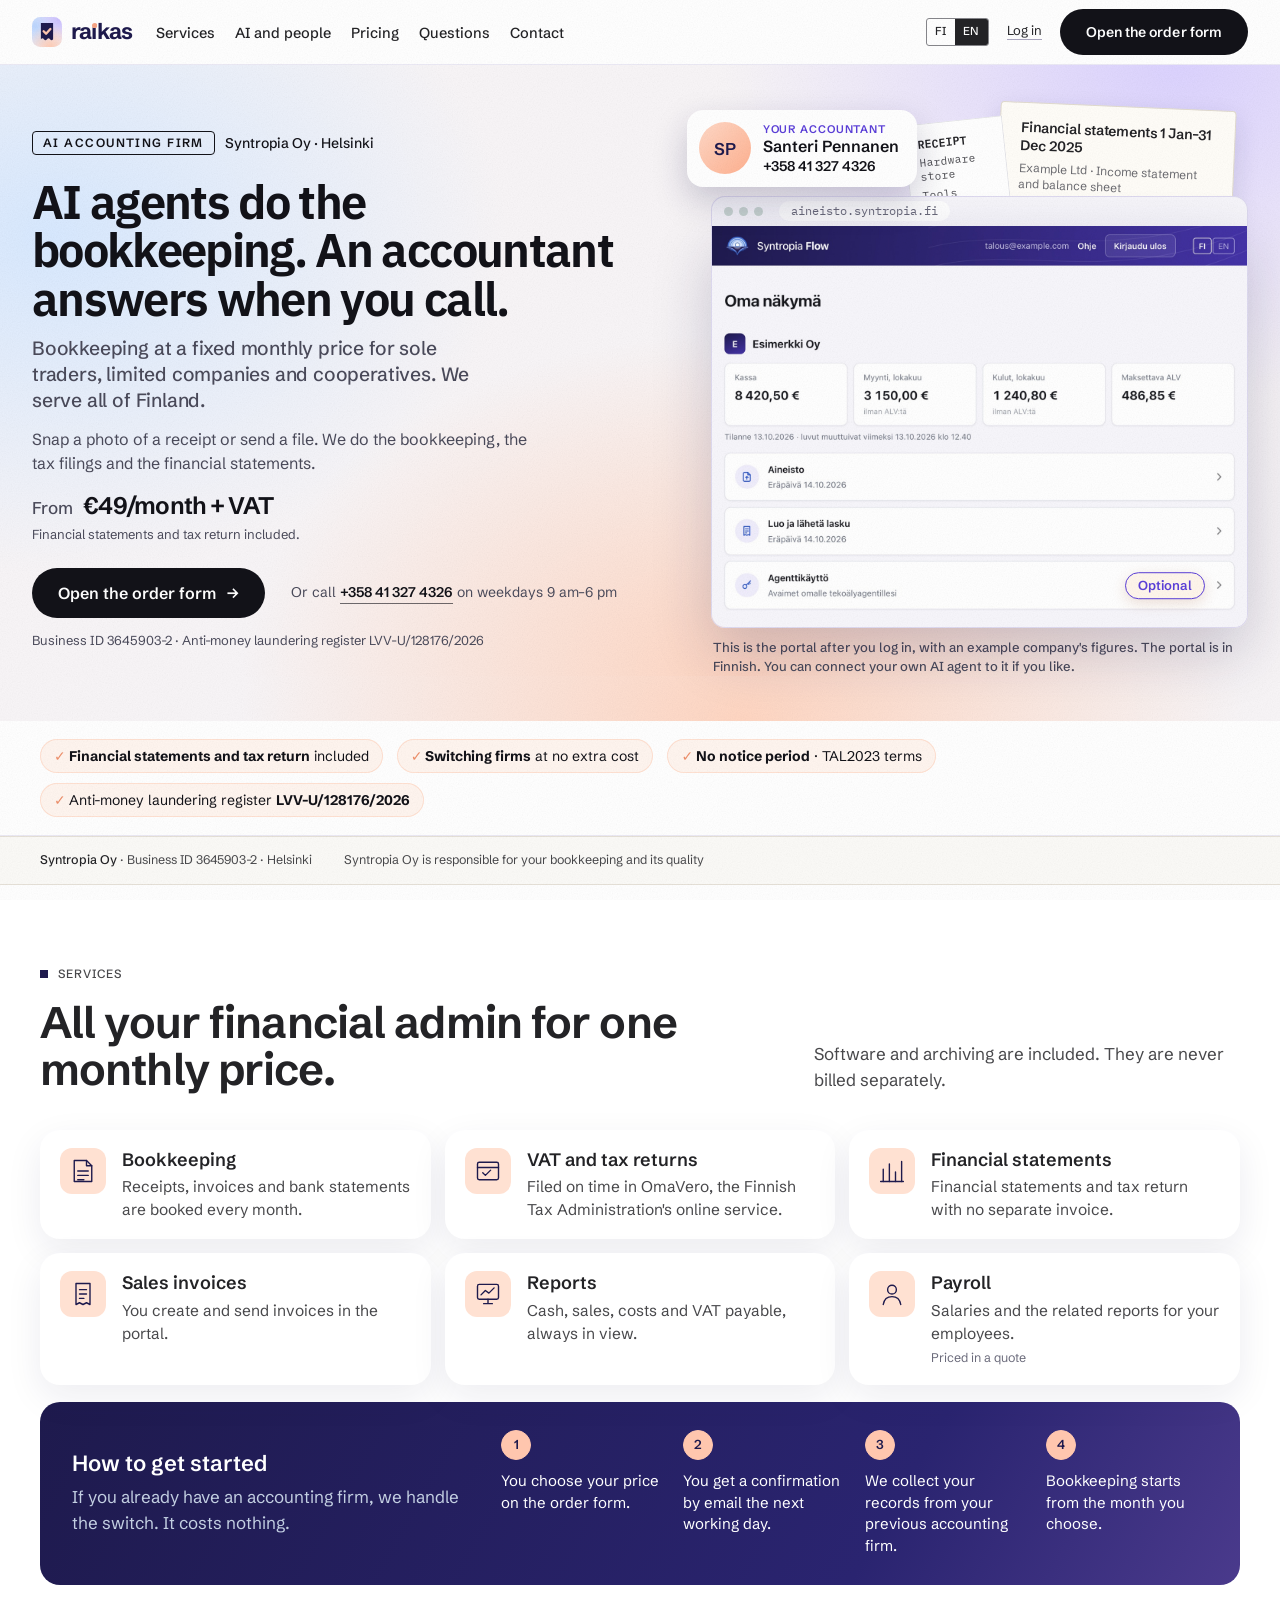
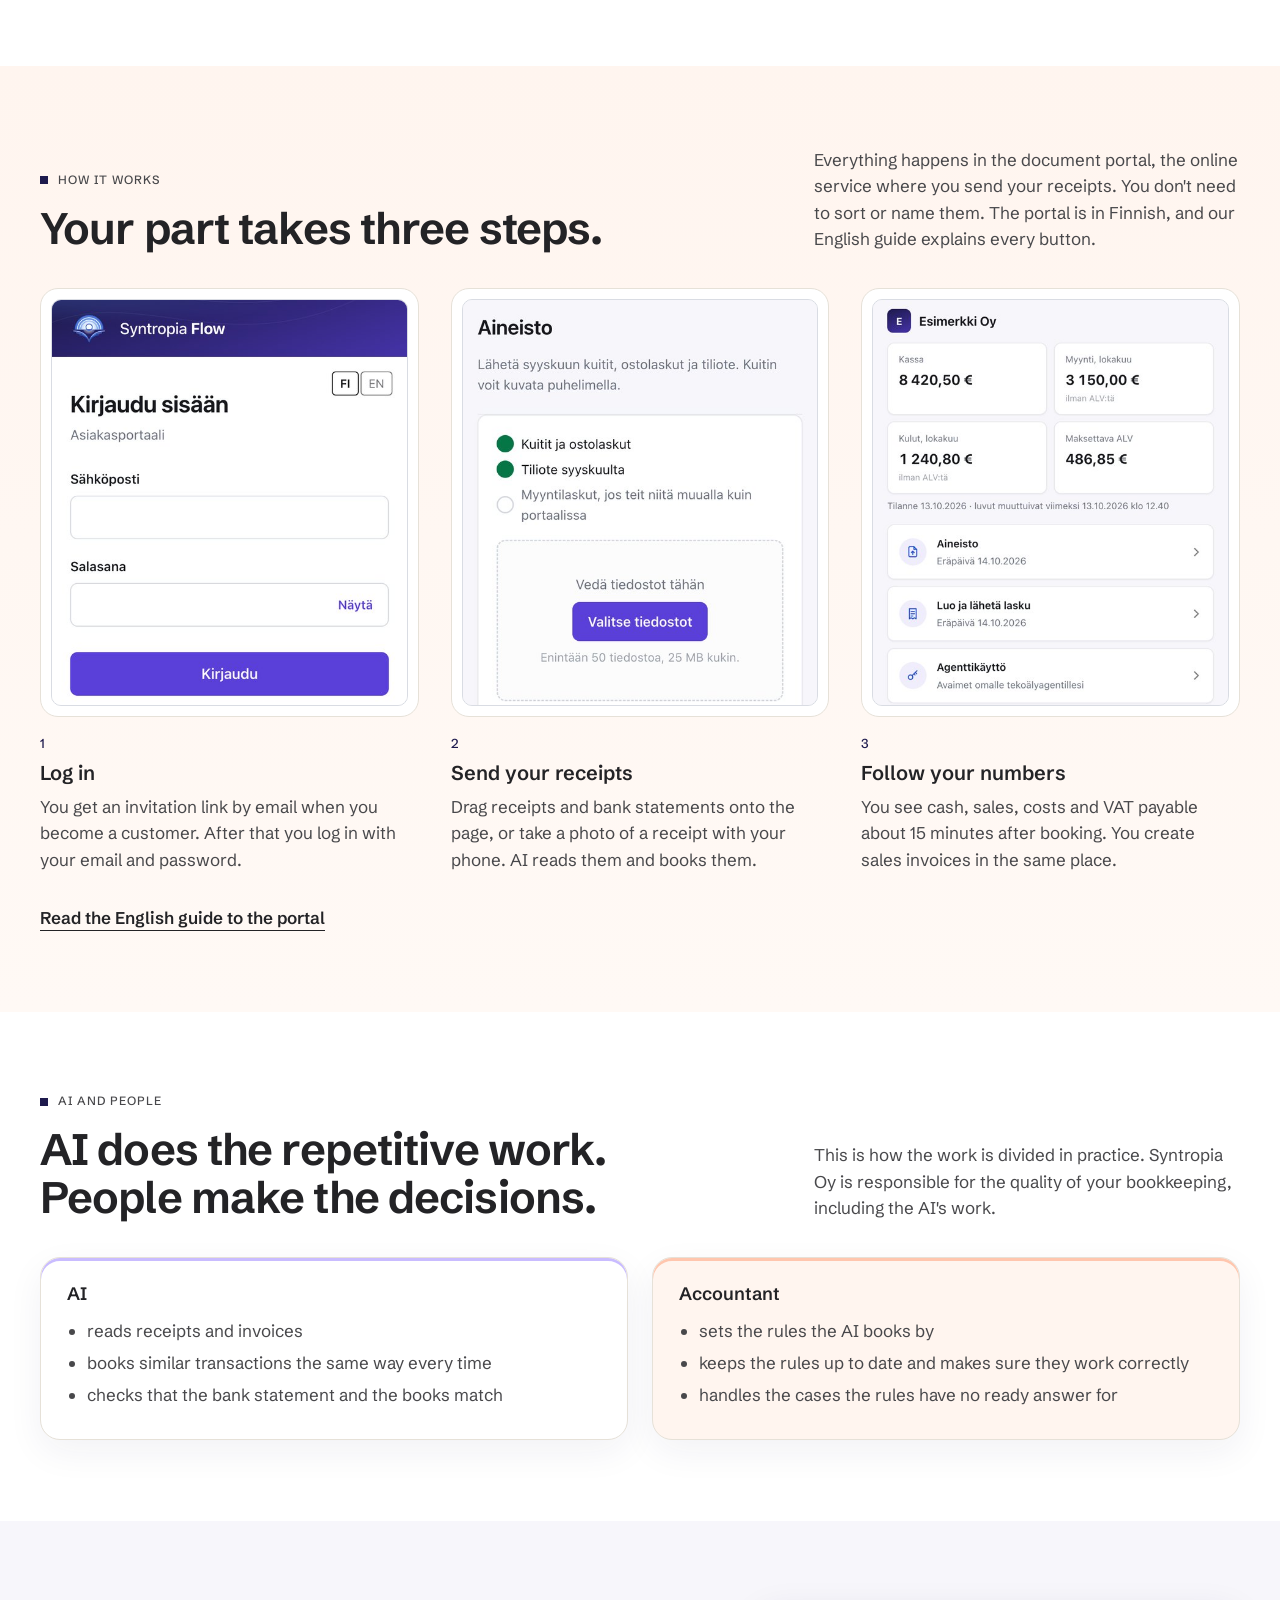
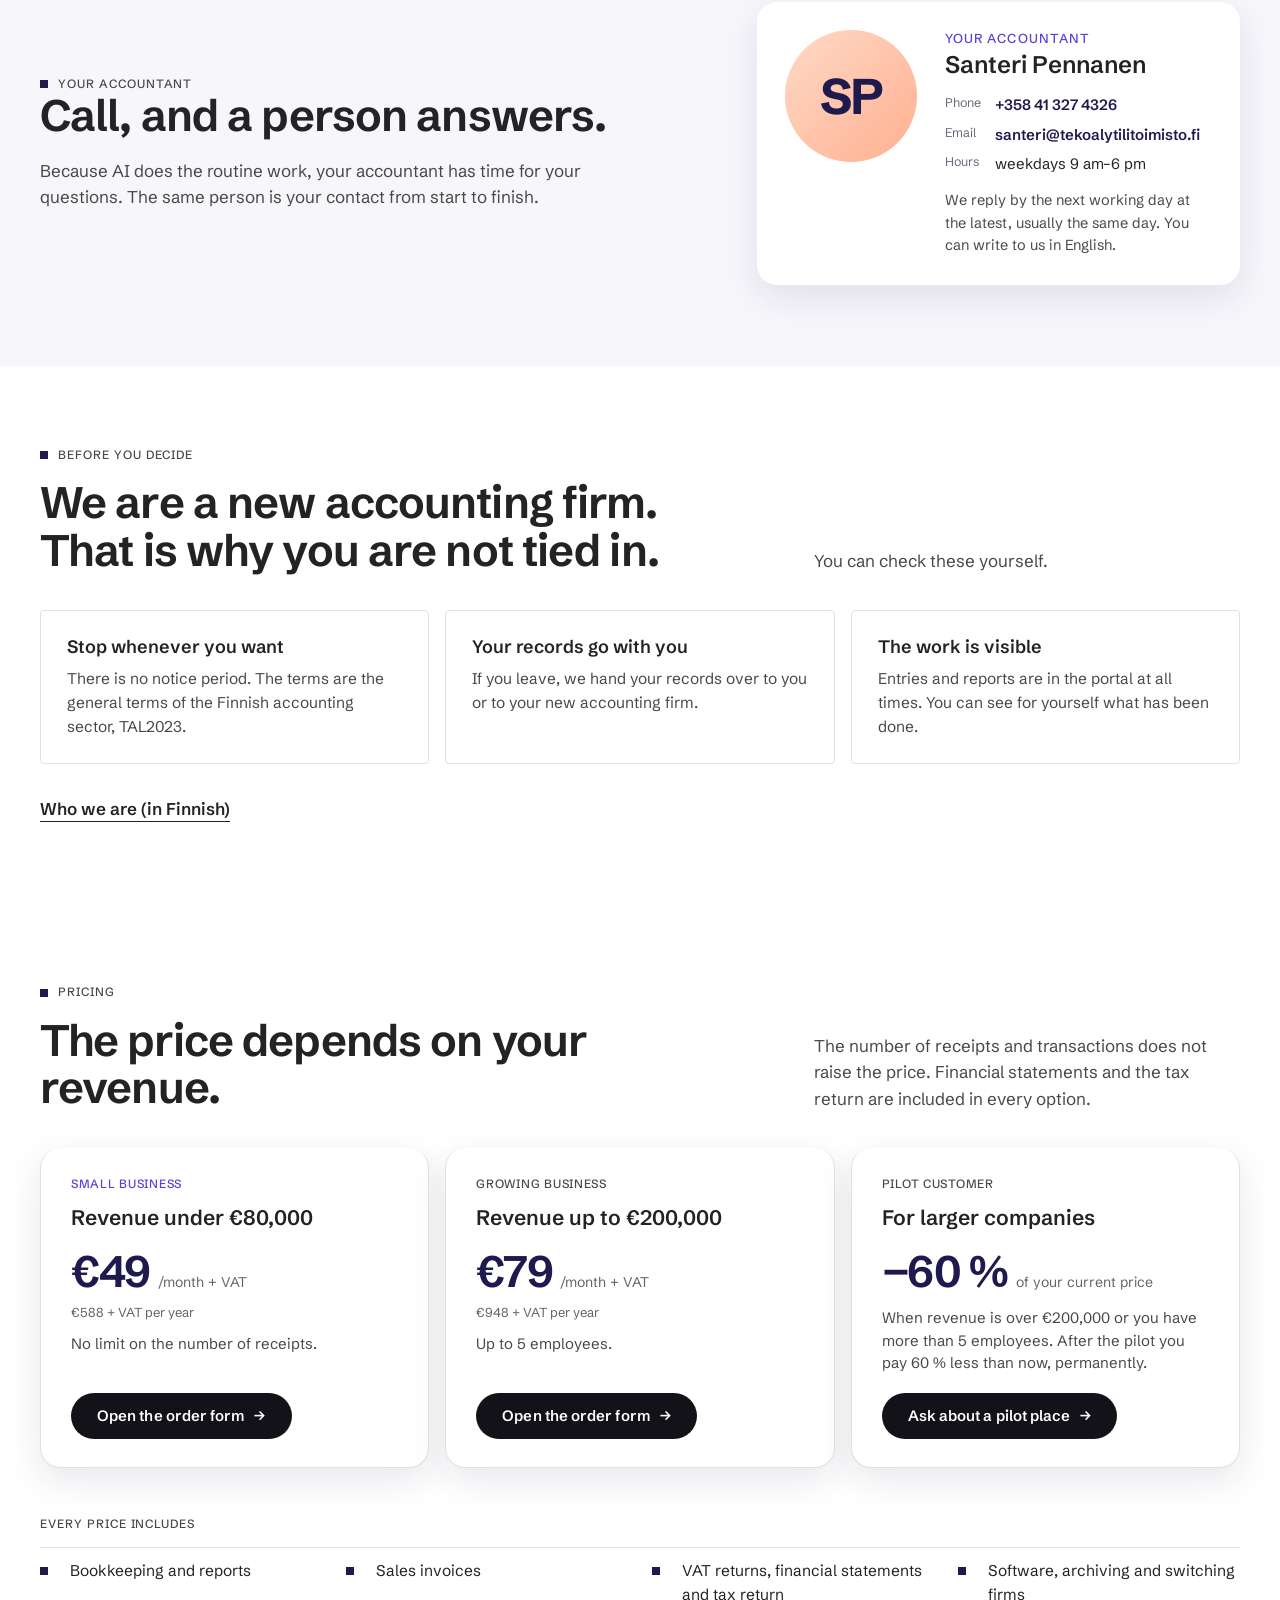
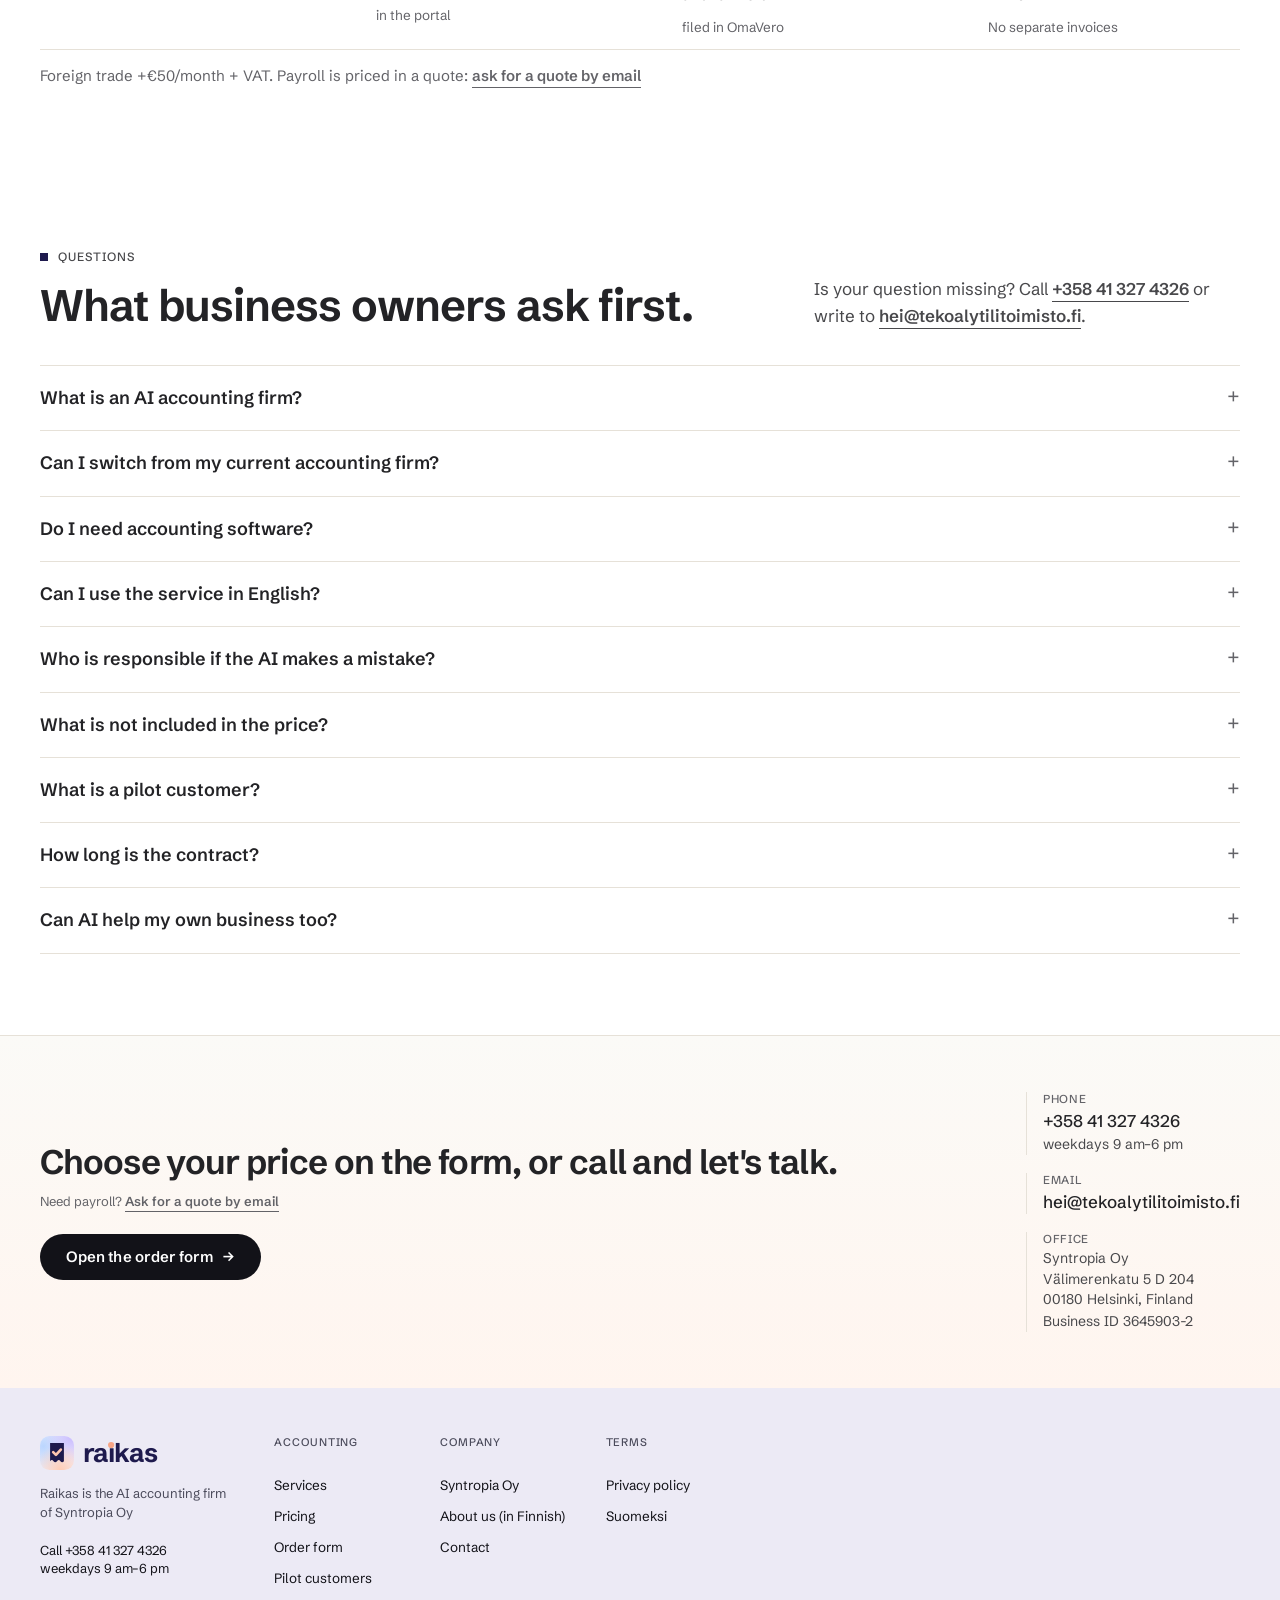
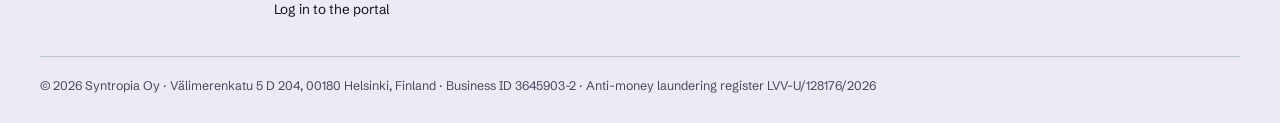
<file: en/index.html>
<!doctype html>
<html lang="en">
<head>
<meta charset="utf-8">
<meta name="viewport" content="width=device-width, initial-scale=1">
<title>Raikas · AI accounting firm at a fixed monthly price</title>
<link rel="icon" href="../assets/raikas-32.png" sizes="32x32">
<link rel="icon" href="../assets/raikas-192.png" sizes="192x192">
<link rel="apple-touch-icon" href="../assets/raikas-512.png">
<meta name="theme-color" content="#F6F5FB">
<meta name="description" content="Raikas, an AI accounting firm in Finland: AI agents do the bookkeeping, and an accountant answers when you call. Bookkeeping, tax filings and financial statements from €49/month + VAT.">
<link rel="canonical" href="https://tekoalytilitoimisto.fi/en/">
<meta property="og:title" content="Raikas, AI accounting firm">
<meta property="og:description" content="Raikas, an AI accounting firm in Finland: AI agents do the bookkeeping, and an accountant answers when you call. Bookkeeping, tax filings and financial statements from €49/month + VAT.">
<meta property="og:type" content="website">
<meta property="og:url" content="https://tekoalytilitoimisto.fi/en/">
<meta property="og:image" content="https://tekoalytilitoimisto.fi/assets/tilitoimisto/flow-hero-oma-d.jpg">
<meta property="og:image:alt" content="The client portal's home view with an example company's figures.">
<meta name="twitter:card" content="summary_large_image">
<link rel="alternate" hreflang="fi" href="https://tekoalytilitoimisto.fi/">
<link rel="alternate" hreflang="en" href="https://tekoalytilitoimisto.fi/en/">
<link rel="alternate" hreflang="x-default" href="https://tekoalytilitoimisto.fi/">
<link rel="preconnect" href="https://fonts.googleapis.com">
<link rel="preconnect" href="https://fonts.gstatic.com" crossorigin>
<link href="https://fonts.googleapis.com/css2?family=Archivo:ital,wdth,wght@0,100..125,300..800;1,100..125,300..800&family=Schibsted+Grotesk:wght@400..800&family=IBM+Plex+Sans:wght@500&family=IBM+Plex+Mono:wght@400;500&family=Orbitron:wght@500&display=swap" rel="stylesheet">
<link rel="stylesheet" href="../assets/syntropia.css">
<style>
/* Tilitoimistosivun omat osat: hintalaskuri, hintakortit ja lisät. Yhteiset osat ovat assets/syntropia.css:ssä. */
.hinnasto{display:grid;grid-template-columns:1fr 1fr;gap:56px;align-items:start}
.laskuri{background:var(--paper);border-radius:4px;padding:30px 32px 28px;display:flex;flex-direction:column;gap:14px}
.laskuri-rivi{display:flex;justify-content:space-between;align-items:baseline;gap:16px;font:500 12px/1.4 var(--mono);letter-spacing:.08em;text-transform:uppercase;color:var(--ink-2)}
.laskuri output{font:500 14px/1 var(--mono);letter-spacing:0;text-transform:none;color:var(--ink);white-space:nowrap}
.hinta{margin:4px 0 0;font-family:var(--d-family),system-ui,sans-serif;font-weight:var(--d-weight);font-stretch:var(--d-stretch);letter-spacing:var(--d-track);font-size:calc(104px * var(--d-scale));line-height:1;color:var(--blue)}
.hinta small{margin-left:10px;font:500 16px/1 var(--mono);letter-spacing:0;color:var(--muted)}
.laskuri input[type=range]{width:100%;margin:6px 0 0;accent-color:var(--blue)}
.asteikko{display:flex;justify-content:space-between;margin-top:-6px;font:400 11.5px/1 var(--mono);color:var(--muted)}
.vertailu{display:flex;justify-content:space-between;padding:12px 0;border-top:1px solid var(--line);border-bottom:1px solid var(--line);font:400 13px/1.4 var(--mono);color:var(--ink-2)}
.vertailu{gap:12px;align-items:baseline}
.vertailu b{font-weight:500;color:var(--ink);white-space:nowrap}
.vuosivertailu{border-top:1px solid var(--line);border-bottom:1px solid var(--line);padding:12px 0 10px}
.vv-otsikko{margin:0 0 8px;font:400 12px/1.5 var(--mono);color:var(--muted)}
.vv-rivi{display:flex;justify-content:space-between;align-items:baseline;gap:12px;padding:3px 0;font:400 14px/1.4 var(--mono);color:var(--ink-2)}
.vv-rivi b{font-weight:500;color:var(--ink);font-variant-numeric:tabular-nums;white-space:nowrap}
.vv-rivi.oma span,.vv-rivi.oma b{color:var(--blue,#1C3F95)}
.vv-rivi.oma b{font-weight:600}
.vertailu-lahde,.yli-sata{margin:0;font:400 12px/1.5 var(--mono);color:var(--muted)}
.vertailu-lahde a,.yli-sata a{color:inherit;text-decoration:underline;text-underline-offset:2px}
.laskuri .btn{align-self:flex-start;margin-top:6px}
.alv{margin:0;font:400 12px/1.5 var(--mono);color:var(--muted)}
.tarjousteksti{margin:4px 0 0;font-family:var(--d-family),system-ui,sans-serif;font-weight:var(--d-weight);font-stretch:var(--d-stretch);letter-spacing:var(--d-track);font-size:calc(40px * var(--d-scale));line-height:1.15;color:var(--ink)}
.pieni{margin:0 0 14px;font:500 12px/1.4 var(--mono);letter-spacing:.08em;text-transform:uppercase;color:var(--ink-2)}
.hintakortit{margin-top:72px}
/* Livessä näkyy vain aloittavan yrittäjän kortti (founder 4.10.2026): se on hintalaskurin levyinen, ei kolmannes. */
@media (min-width:901px){.hintakortit:has(> .card:only-child){grid-template-columns:1fr 1fr;gap:56px}}
.card .erittely{margin-top:auto;padding-top:0}
.erittely li span small{display:block;color:var(--muted);font-size:13px}
.lisat{display:grid;grid-template-columns:1fr 1fr;gap:56px;margin-top:72px}
.lisat .fineprint{margin:0}
.huom{margin:0;color:var(--muted);font-size:15px}
/* Kuu-kuva: musta taivas taustana, jos kuva latautuu hitaasti */
.split .pic.kuupic{background:#0b0b0d}
.split .pic.kuupic:has(img[src*="accounting-historia"]){background:#DCDCE1}
.split .pic.kuupic > img[src*="accounting-historia"]{object-fit:contain;filter:none}
.split .pic.kuupic > img{object-position:50% 35%}
.huom b{color:var(--ink)}
/* Erikoistarjous aloittavalle yritykselle (founder 5.10.2026): rauhallinen laatikko heron johdannon alla. */
.erikoistarjous{display:flex;flex-direction:column;gap:8px;padding:16px 18px 17px;background:var(--white);border-left:3px solid var(--blue);border-radius:2px}
.page-hero .side .erikoistarjous p{font-size:16px;line-height:1.5}
.erikoistarjous a{color:var(--blue);font-weight:600;border-bottom:1.5px solid currentColor;white-space:nowrap}
#aloittavalle{scroll-margin-top:72px}
@media (max-width:900px){
  .hinnasto,.lisat{grid-template-columns:1fr;gap:36px}
  .laskuri{padding:24px 20px}
  .hintakortit,.lisat{margin-top:48px}
}

/* Flow-uudistus 9.10.2026: faktarivi, työnjako, aineistoportaalin kuvat, vuosihinta, esimerkkitaulukko ja yhteyskanavat */
.page-hero.uusi .soita{font:400 14px/1.4 var(--sans);color:var(--ink-2)}
.page-hero.uusi .johdanto{max-width:60ch;margin:24px 0 0;font:400 19px/1.55 var(--sans);color:var(--ink-2)}
.page-hero.uusi .hintarivi a{color:inherit;text-decoration:underline;text-underline-offset:3px}
.faktarivi{background:var(--paper-2);border-top:1px solid var(--line);border-bottom:1px solid var(--line)}
.faktarivi .wrap{display:flex;flex-wrap:wrap;gap:8px 32px;padding-top:14px;padding-bottom:14px;font:400 12.5px/1.5 var(--mono);color:var(--ink-2)}
.faktarivi b{font-weight:500;color:var(--ink)}
.tyonjako{display:grid;grid-template-columns:1fr 1fr;gap:16px}
.tyonjako>div{background:var(--white,#FAFAFA);border:1px solid var(--line);border-radius:4px;padding:26px 28px}
.tyonjako h3{margin:0 0 12px;font:600 18px/1.3 var(--sans);color:var(--ink)}
.tyonjako ul{margin:0;padding-left:18px;color:var(--ink-2)}
.tyonjako li{margin:7px 0}
.portaalikuvat{margin:16px 0 0;padding:28px;display:grid;grid-template-columns:3fr 1fr;gap:24px;align-items:start;background:var(--paper-2);border:1px solid var(--line);border-radius:4px}
.portaalikuvat img{display:block;width:100%;height:auto;border:1px solid var(--line);border-radius:4px;background:#F5F6F8}
.portaalikuvat figcaption{grid-column:1/-1;font:400 12.5px/1.5 var(--mono);color:var(--muted)}
.hinta span{white-space:nowrap}
.vuosihinta{margin:-2px 0 0;font:400 13px/1.4 var(--mono);color:var(--ink-2)}
.vuosihinta span{font-weight:500;color:var(--ink)}
.esimerkkihinnat{margin:48px 0 40px}
.hintataulu{width:100%;border-collapse:collapse;margin-top:12px;font:400 14px/1.4 var(--mono);color:var(--ink)}
.hintataulu th{padding:10px 12px;border-bottom:1px solid var(--ink);text-align:left;font:500 11.5px/1.3 var(--mono);letter-spacing:.06em;text-transform:uppercase;color:var(--ink-2)}
.hintataulu td{padding:12px;border-bottom:1px solid var(--line)}
.hintataulu .luku{text-align:right}
/* Erikoistarjous korostettuna esimerkkitaulukossa (founder 9.10.2026, #2238) */
.hintataulu tr.erikois td{background:var(--white);font-weight:500}
.hintataulu tr.erikois td:first-child{border-left:3px solid var(--blue)}
.hintataulu tr.erikois small{display:block;margin-top:4px;font:400 12.5px/1.4 var(--sans);color:var(--ink-2)}
.hintataulu tr.erikois a{color:var(--blue);border-bottom:1px solid currentColor}
.hintataulu tr.pilotti small{display:block;margin-top:4px;font:400 12.5px/1.4 var(--sans);color:var(--ink-2)}
.hintataulu tr.pilotti a{color:var(--blue);border-bottom:1px solid currentColor}
/* Hintataulukon jatkeeksi pilottipaikka isommille ja monimutkaisille kirjanpidoille (founder 9.10.2026, #2264) */
.pilottirivi{margin:0;padding:14px 12px;border-bottom:1px solid var(--line);font:500 15px/1.4 var(--sans);color:var(--ink)}
.pilottirivi a{color:var(--blue);font-weight:600;border-bottom:1.5px solid currentColor;white-space:nowrap}
.ei-sisally{margin:14px 0 0;font:400 13.5px/1.5 var(--sans);color:var(--ink-2)}
.yhteys{display:grid;grid-template-columns:1.3fr 1fr;gap:48px;align-items:center}
.yhteys p{margin:12px 0 22px}
.yhteyskanavat{display:grid;gap:18px}
.yhteyskanavat>div{display:flex;flex-direction:column;gap:2px;padding-left:16px;border-left:1px solid var(--line);font:400 14px/1.45 var(--sans);color:var(--ink-2)}
.yhteyskanavat .kanava{font:500 11.5px/1.3 var(--mono);letter-spacing:.06em;text-transform:uppercase;color:var(--muted)}
.yhteyskanavat a{font:500 17px/1.4 var(--sans);color:var(--ink)}
@media (max-width:520px){.hinta small{display:block;margin:8px 0 0}}
@media (max-width:760px){.tyonjako,.yhteys{grid-template-columns:1fr}.hintataulu th:last-child,.hintataulu td:last-child{display:none}
  .portaalikuvat{grid-template-columns:1fr;padding:20px}.portaalikuvat .pk-kone{display:none}.portaalikuvat .pk-puhelin{max-width:290px;margin:0 auto}}

/* Kaksi palvelutasoa (founder 10.10.2026): tilitoimisto sekä tilitoimisto ja kuukausittainen tekoälykonsultointi */
.paketit{display:grid;grid-template-columns:1fr 1fr;gap:16px;margin:8px 0 48px}
.paketti{display:flex;flex-direction:column;gap:12px;background:var(--white,#FAFAFA);border:1px solid var(--line);border-radius:4px;padding:28px 30px}
.paketti.laajempi{border-top:3px solid var(--blue)}
.p-tunniste{font:500 12px/1.3 var(--mono);letter-spacing:.06em;text-transform:uppercase;color:var(--ink-2)}
.paketti h3{margin:0;font:600 21px/1.3 var(--sans);color:var(--ink)}
.paketti ul{margin:0;padding-left:18px;color:var(--ink-2)}
.paketti li{margin:6px 0}
.p-hinta{margin:auto 0 0;padding-top:10px;font:500 14px/1.5 var(--mono);color:var(--blue)}
.p-napit{display:flex;flex-wrap:wrap;align-items:center;gap:12px 22px}
.paketit-lisa{margin:-32px 0 48px;font-size:15px;color:var(--ink-2)}
#laskuri,#paketit{scroll-margin-top:72px}
@media (max-width:760px){.paketit{grid-template-columns:1fr}}
/* Verkkokaupan ostoskorinappi yläpalkissa (founder 10.10.2026), merkintä julkaisu/synkronoi-osat.py KORI */
/* Vainan mallin mukaan (founder 10.10.2026, vainagroup.com): täytetty nappi, jossa näkyy valitun paketin hinta */
.nav .kori{display:inline-flex;align-items:center;gap:7px;height:28px;margin-right:-16px;padding:0 12px 0 9px;border:1px solid var(--blue);border-radius:3px;background:var(--blue);color:#fff;font-size:12.5px;font-weight:500;line-height:1;white-space:nowrap;text-decoration:none;position:relative}
.nav .kori svg{width:16px;height:16px;flex:none}
.nav .kori b{font:400 12px/1 "IBM Plex Mono",ui-monospace,monospace}
.nav .kori b:empty,.nav .kori.valittu span{display:none}
.nav .kori:hover,.nav .kori:focus-visible{background:#2D2770;border-color:#2D2770}
@media (pointer:coarse){.nav .kori::after{content:"";position:absolute;left:0;right:0;top:-8px;bottom:-8px}}
/* 1081–1199 px: kuusi valikkokohtaa ja teksti eivät mahdu riville, joten pelkkä koriikoni */
@media (min-width:1081px) and (max-width:1199px){.nav .kori span,.nav .kori b{display:none}.nav .kori{padding:0 8px;margin-right:-20px}}
/* hinta on tekstiä leveämpi: 1200–1209 px hinta ei mahdu, joten koriikoni kuten yllä */
@media (min-width:1200px) and (max-width:1209px){.nav .kori.valittu b{display:none}.nav .kori.valittu{padding:0 8px;margin-right:-20px}}
@media (max-width:1080px){.nav .kori{margin-left:auto;margin-right:-20px}.nav .kori ~ .burger{margin-left:0}}
@media (max-width:1080px){.nav .kori ~ .burger{flex:none}}
@media (max-width:360px){.nav .kori span{font-size:12px}.nav .kori b{font-size:11px}.nav .kori{padding:0 10px 0 8px;gap:6px;margin-right:-36px}}
/* kielivalitsimen kanssa kapealla puhelimella korissa lukee "Tilaa" (12.10.2026) */
@media (max-width:480px){.nav .kori .k-pitka{display:none}}
/* kielivalitsimen kanssa korin teksti ei mahdu myöskään 1200–1279 px:ssä, joten pelkkä koriikoni */
@media (min-width:1200px) and (max-width:1279px){.nav:has(.cta) .kori span,.nav:has(.cta) .kori b{display:none}.nav:has(.cta) .kori{padding:0 8px;margin-right:-20px}}

.page-hero.uusi .hero-ruudukko{display:grid;grid-template-columns:minmax(0,1fr) 330px;gap:40px 56px;align-items:start}
.kampanjakortti{margin-top:6px;padding:24px 26px 26px;background:var(--white);border:1px solid var(--line);border-top:3px solid var(--blue);border-radius:2px}
.kampanjakortti .k-merkki{font:500 11.5px/1.4 var(--mono);letter-spacing:.1em;text-transform:uppercase;color:var(--blue)}
.kampanjakortti .k-kenelle{margin:10px 0 0;font:500 19px/1.3 var(--sans);color:var(--ink)}
.kampanjakortti .k-hinta{margin:14px 0 0;font-family:var(--d-family),system-ui,sans-serif;font-weight:var(--d-weight);font-stretch:var(--d-stretch);letter-spacing:var(--d-track);font-size:calc(64px * var(--d-scale));line-height:1;color:var(--blue)}
.kampanjakortti .k-hinta small{margin-left:8px;font:500 14px/1 var(--mono);letter-spacing:0;color:var(--muted)}
.kampanjakortti .k-ehto{margin:12px 0 18px;font:400 12.5px/1.5 var(--mono);color:var(--muted)}
@media (max-width:960px){.page-hero.uusi .hero-ruudukko{grid-template-columns:1fr}.kampanjakortti{max-width:420px}}
.kampanja{display:none;align-items:stretch;margin:22px 0 0;border:1px solid var(--red);border-radius:2px;background:var(--white);color:var(--ink);text-decoration:none;max-width:100%}
.kampanja .k-merkki{display:flex;align-items:center;padding:0 12px;background:var(--red);color:#fff;font:500 11.5px/1 var(--mono);letter-spacing:.1em;text-transform:uppercase}
.kampanja .k-teksti{padding:11px 14px;font:400 16px/1.35 var(--sans)}
.kampanja .k-teksti b{font-weight:600;color:var(--blue);white-space:nowrap}
.kampanja .arr{display:flex;align-items:center;padding:0 14px 0 0;color:var(--red)}
@media (max-width:720px){.kampanjakortti{display:none}.kampanja{display:inline-flex}}
</style>
<style>/* Aineistoportaalin ohjelinkit (founder 10.10.2026) */
.step .textlink{display:inline-block;margin-top:16px;font-size:14px}
.paketti li .textlink{font-weight:500}
</style>
<style>
/* Uusi Flow-luonnos 11.10.2026 (ymmarrettavat-verkkosivut): kolme vaihetta oikein tuotekuvin */
.vaiheet{list-style:none;margin:0;padding:0;display:grid;grid-template-columns:repeat(3,minmax(0,1fr));gap:32px}
.vaihe{display:flex;flex-direction:column;gap:20px}
.vk{margin:0;aspect-ratio:1/1;display:flex;align-items:center;justify-content:center;padding:18px;background:#EEF0F4;border:1px solid var(--line);border-radius:6px;overflow:hidden}
.vk img{display:block;max-width:100%;max-height:100%;width:auto;height:auto;border:1px solid #D9DCE3;border-radius:4px;background:#F5F6F8}
.vk.valmis{background:var(--white,#FAFAFA)}
.vk.valmis ul{list-style:none;margin:0;padding:0;display:grid;gap:16px;font:500 17px/1.3 var(--mono);color:var(--ink)}
.vk.valmis li{display:flex;align-items:center;gap:12px}
.vk.valmis li::before{content:"\2713";display:inline-grid;place-items:center;width:28px;height:28px;border:1.5px solid var(--blue);border-radius:50%;color:var(--blue);font-size:14px}
.vt .n{display:block;margin-bottom:10px;font:500 13px/1 var(--mono);color:var(--blue)}
.vt h3{margin:0;font:600 20px/1.3 var(--sans);color:var(--ink)}
.vt p{margin:8px 0 0;color:var(--ink-2)}
.vaihe-linkki{margin:32px 0 0}
.hintataulukko{margin-top:22px;border-top:1px solid var(--line)}
.hintataulukko summary{cursor:pointer;padding:14px 0;font:600 15px/1.3 var(--sans);color:var(--ink)}
.hintataulukko .hintataulu{margin-top:4px}
.page-hero .perushinta{margin:22px 0 0;font:500 17px/1.4 var(--sans);color:var(--ink-2)}
.page-hero .perushinta b{margin-left:6px;font:500 24px/1.2 var(--mono);color:var(--blue);white-space:nowrap}
.page-hero .perushinta .vuosi{display:block;margin-top:4px;font:400 13px/1.5 var(--mono);color:var(--muted)}
/* Founder 11.10.2026: kolme vaihtoehtoa (kampanja, perushinta, pilotti) ja konsultointi Lite ja Pro */
.paketit.kolme{grid-template-columns:repeat(3,minmax(0,1fr))}
.paketti .p-napit{margin-top:auto;padding-top:6px}
.p-iso{margin:4px 0 0;font:400 44px/1.1 var(--mono);letter-spacing:-.02em;color:var(--blue)}
.p-iso small{display:inline-block;margin-left:8px;font:400 14px/1.3 var(--mono);letter-spacing:0;color:var(--muted)}
.p-ehto{margin:0;font:400 15px/1.5 var(--sans);color:var(--ink-2)}
.p-vuosi{margin:-4px 0 0;font:400 13px/1.4 var(--mono);color:var(--muted)}
#ihminen .osio-head{margin-bottom:20px}
.ihminen-yhteys{margin:0;font:500 18px/1.6 var(--sans);color:var(--ink)}
.p-tavoite{margin:0;font:600 15px/1.5 var(--sans);color:var(--ink)}
.paikka{background:#FFF3C4;color:var(--ink);padding:0 4px;border-radius:2px}
.sisaltyy{margin-top:40px}
@media (min-width:901px){.sisaltyy .checklist{display:grid;grid-template-columns:repeat(4,minmax(0,1fr));gap:0 24px;border-bottom:1px solid var(--line)}.sisaltyy .checklist li{border-bottom:0}}
.sisaltyy .huom{margin-top:14px}
@media (max-width:900px){.paketit.kolme{grid-template-columns:minmax(0,1fr)}}
@media (max-width:900px){.vaiheet{grid-template-columns:1fr;gap:44px}.vk{aspect-ratio:auto;max-width:440px}}
</style>
<style>
/* Flow-hero B (15.10.2026): tummansininen hero ja LinkedIn-kansikuvan kuvitus. Rajattu .fh-tumma-heroon. */
.page-hero.fh-tumma{background:#1E1A4D;color:#fff}
.page-hero.fh-tumma .tila,.page-hero.fh-tumma h1 .harmaa,.page-hero.fh-tumma .johdanto,.page-hero.fh-tumma .perushinta span,.page-hero.fh-tumma .perushinta .vuosi,.page-hero.fh-tumma .soita{color:#C3CFE2}
.page-hero.fh-tumma h1,.page-hero.fh-tumma .perushinta b{color:#fff}
.page-hero.fh-tumma .textlink,.page-hero.fh-tumma .soita a{color:#fff;border-color:rgba(255,255,255,.6)}
.page-hero.fh-tumma .btn-blue{box-shadow:0 0 0 1px rgba(255,255,255,.35)}
.page-hero.fh-tumma .textlink:focus-visible,.page-hero.fh-tumma .btn:focus-visible{outline:2px solid #fff;outline-offset:3px}
.fh-oikea{display:flex;flex-direction:column;gap:18px;align-self:center}
.fh-taide{position:relative;width:100%;aspect-ratio:760/440}
.fh-viivat{position:absolute;inset:0;width:100%;height:100%}
.fh-puhelin{position:absolute;left:39.47%;top:8.2%;width:22.37%;height:auto;border-radius:6px;border:1px solid rgba(255,255,255,.25)}
.fh-oikea .kampanjakortti{color:#14161a}
@media(max-width:860px){.fh-taide{display:none}}
.page-hero.fh-tumma{background:#fff!important;padding-top:0!important;position:relative}
.page-hero.fh-tumma::before{content:"";display:block;height:300px;background:url(../assets/tilitoimisto/flow-hero-toimisto.jpg) center 55%/cover;background-image:image-set(url(../assets/tilitoimisto/flow-hero-toimisto.webp) type("image/webp"),url(../assets/tilitoimisto/flow-hero-toimisto.jpg) type("image/jpeg"))}
.page-hero.fh-tumma>.wrap{position:relative;margin-top:-80px;background:#1E1A4D;padding:32px 48px 56px;max-width:1120px;outline:6px solid #fff}
.fh-ylarivi{position:absolute;top:22px;right:28px;margin:0;padding:0;border:0;z-index:2}
.fh-ylarivi .oik{display:flex;align-items:center;gap:18px;font:400 13px/1 var(--mono);color:#C3CFE2}
.fh-ylarivi a{color:#fff;text-decoration:none}.fh-ylarivi .fh-kieli b{color:#fff}.fh-ylarivi .fh-kieli a{color:#C3CFE2}
.fh-ylarivi .kirj{border-bottom:1px solid rgba(255,255,255,.5);padding-bottom:2px}
@media(max-width:860px){.page-hero.fh-tumma::before{height:220px;background-position:8% 45%}.page-hero.fh-tumma>.wrap{margin:-40px 12px 0;padding:44px 20px 36px!important}.fh-ylarivi{top:14px;right:16px}.fh-ylarivi .oik{gap:12px;font-size:12px}}
:root{--paper:#F7F3EC;--white:#FCFAF6;--paper-2:#EFE8DC;--line:#E2DACB}
body{background:var(--paper)}
.osio .eyebrow.blue::before{background:#1E1A4D}
.osio-head p{color:#48484B}
.vaihe .vk{background:#F1EBE0;border-radius:6px;overflow:hidden}
#ihminen,#people{background:#F1EBE0}
.ihminen-ruudukko{display:grid;grid-template-columns:minmax(0,1.15fr) minmax(0,.85fr);gap:64px;align-items:center}
.ihminen-ruudukko .h2{margin-bottom:18px}.ihminen-ruudukko p{color:#48484B;max-width:56ch;margin:0}
.ihminen-puhelin{display:flex;flex-direction:column;gap:8px;padding:36px 36px 32px;background:#fff;border-left:4px solid #1E1A4D;border-radius:6px}
.ihminen-puhelin span{font:400 14px/1.5 var(--mono);color:#636368}
.ihminen-puhelin>a{font:500 clamp(28px,3.4vw,40px)/1.15 var(--mono);color:#1E1A4D;text-decoration:none;white-space:nowrap}
@media(max-width:860px){.ihminen-ruudukko{grid-template-columns:1fr;gap:28px}.ihminen-puhelin{padding:24px 22px}}
.cta-band.yhteys-band{background:#FCFAF6}
footer{background:#1E1A4D!important;color:#C3CFE2}
footer .base{border-color:rgba(255,255,255,.15)}
footer .f-kieli{margin-top:18px;font:400 13px/1.4 var(--mono)}footer .f-kieli a{color:#fff}
.page-hero.fh-tumma>.wrap{background:#1F4E8C!important}
.page-hero.fh-tumma .tila,.page-hero.fh-tumma h1 .harmaa,.page-hero.fh-tumma .johdanto,.page-hero.fh-tumma .perushinta span,.page-hero.fh-tumma .perushinta .vuosi,.page-hero.fh-tumma .soita,.page-hero.fh-tumma .fh-ylarivi .oik,.page-hero.fh-tumma .fh-kieli a{color:#C3CFE2!important}
.page-hero.fh-tumma .btn-blue{background:#0B1B36!important;color:#fff!important;box-shadow:none!important}
.page-hero.fh-tumma .btn-blue:hover{background:#132A52!important}
.fh-puhelin{border-color:rgba(255,255,255,.4)}
.page-hero .johdanto+.johdanto-2{margin-top:14px}

/* LUONNOS 15.10.2026: Flow minttu (variantti A), teal-grey -pohja */
:root{--blue:#1E1A4D!important;--blue-deep:#1E1A4D!important;--red:#5B3FD9!important;--red-deep:#5B3FD9!important}
.page-hero.fh-tumma>.wrap{background:#4E7470!important}
.page-hero.fh-tumma h1,.page-hero.fh-tumma .perushinta b,.page-hero.fh-tumma .fh-ylarivi a,.page-hero.fh-tumma .fh-ylarivi .fh-kieli b,.page-hero.fh-tumma .textlink,.page-hero.fh-tumma .soita a{color:#FFFFFF!important;border-color:#FFFFFF99!important}
.page-hero.fh-tumma .tila,.page-hero.fh-tumma h1 .harmaa,.page-hero.fh-tumma .johdanto,.page-hero.fh-tumma .perushinta span,.page-hero.fh-tumma .perushinta .vuosi,.page-hero.fh-tumma .soita,.page-hero.fh-tumma .fh-ylarivi .oik,.page-hero.fh-tumma .fh-ylarivi .fh-kieli a{color:#F0F4F3!important}
.page-hero.fh-tumma .btn:focus-visible,.page-hero.fh-tumma .textlink:focus-visible{outline-color:#FFFFFF!important}
.btn.btn-blue,.btn.btn-red,.page-hero.fh-tumma .btn-blue{background:#E9B872!important;color:#2E2A26!important;box-shadow:inset 0 0 0 1.5px #2E2A2633!important}
.page-hero.fh-tumma .fh-vasen .btn-blue,.page-hero.fh-tumma .wrap>div>.btn-blue{box-shadow:none!important}
.btn.btn-blue:hover,.btn.btn-red:hover,.page-hero.fh-tumma .btn-blue:hover{background:#E0A95A!important}
.btn .arr{color:inherit!important}
.kampanjakortti{border-top-color:#8B74F0!important}
.kampanjakortti .k-merkki,.p-tunniste.fh-akk{color:#5B3FD9!important}
.kampanja{border-color:#8B74F0!important}
.kampanja .k-merkki{background:#5B3FD9!important;color:#fff!important}
.kampanja .arr{color:#5B3FD9!important}
.eyebrow::before{background:#8B74F0!important}
.osio .eyebrow.blue::before{background:#1E1A4D!important}
.hero h1 em,.page-hero h1 em,.fly a:hover{color:#5B3FD9!important}
.ihminen-puhelin{border-left-color:#8B74F0!important}.ihminen-puhelin>a{color:#1E1A4D!important}
footer{background:#2C3E3C!important;color:#D9E0DE!important}
footer h4,footer .f-tagline,footer .base p{color:#D9E0DE!important;opacity:.85}
.page-hero.fh-tumma::before{background-image:url(../assets/tilitoimisto/flow-hero-toimisto-v4.jpg)!important;background-image:image-set(url(../assets/tilitoimisto/flow-hero-toimisto-v4.webp) type("image/webp"),url(../assets/tilitoimisto/flow-hero-toimisto-v4.jpg) type("image/jpeg"))!important;background-position:78% 60%!important}
@media(max-width:860px){.page-hero.fh-tumma::before{background-position:84% 60%!important}}

/* KIRKKAAMPI a minttu */
:root{--paper:#FFFFFF!important;--white:#FFFFFF!important;--paper-2:#F8F6F2!important;--line:#E6E1D8!important}
body{background:#FFFFFF!important}
.vaihe .vk{background:#F6F3EE!important}
#ihminen,#people{background:#F7F6FB!important}
.cta-band.yhteys-band,.faktarivi{background:#FBFAF7!important}
section,.osio{background-color:transparent}
.page-hero.fh-tumma>.wrap{background:#F6F5FB!important;box-shadow:none!important}
.page-hero.fh-tumma h1,.page-hero.fh-tumma .perushinta b,.page-hero.fh-tumma .fh-ylarivi a,.page-hero.fh-tumma .fh-ylarivi .fh-kieli b,.page-hero.fh-tumma .textlink,.page-hero.fh-tumma .soita a{color:#121218!important;border-color:#12121899!important}
.page-hero.fh-tumma .tila,.page-hero.fh-tumma h1 .harmaa,.page-hero.fh-tumma .johdanto,.page-hero.fh-tumma .perushinta span,.page-hero.fh-tumma .perushinta .vuosi,.page-hero.fh-tumma .soita,.page-hero.fh-tumma .fh-ylarivi .oik,.page-hero.fh-tumma .fh-ylarivi .fh-kieli a{color:#4A4A5A!important}
.page-hero.fh-tumma .btn:focus-visible,.page-hero.fh-tumma .textlink:focus-visible{outline-color:#121218!important}
.btn.btn-blue,.btn.btn-red,.page-hero.fh-tumma .btn-blue{background:#121218!important;color:#FFFFFF!important;box-shadow:none!important}
.btn.btn-blue:hover,.btn.btn-red:hover,.page-hero.fh-tumma .btn-blue:hover{background:#2A2A35!important}
.kampanjakortti{background:#FFFFFF!important}
footer{background:#ECEAF5!important;color:#121218!important;padding:48px 0 28px!important}
footer a,footer .f-kieli a{color:#121218!important}
footer h4,footer .f-tagline,footer .base p,footer li{color:#4A4A5A!important;opacity:1!important}
footer .base{margin-top:36px!important;border-color:#3A5A5644!important}
footer .word img{filter:invert(1) brightness(.35)}
</style>
<style id="flow-moderni">
/* Flow moderni 15.10.2026: split-hero, pillinapit, pyöristetyt kortit, lämmin kaista, Kirjanpitäjäsi-kortti */
:root{--mono:var(--sans)}
/* 7 split hero */
.page-hero.fh-tumma::before{display:none!important}
.page-hero.fh-tumma{background:#F6F5FB!important;padding:0 0 56px!important}
.page-hero.fh-tumma>.wrap{margin-top:0!important;outline:none!important;max-width:1200px!important;padding:72px 32px 0!important}
.hero-ruudukko{display:grid!important;grid-template-columns:minmax(0,1.05fr) minmax(0,.95fr)!important;grid-template-areas:"teksti kuva" "taide kortti";gap:40px 56px!important;align-items:start}
.hero-ruudukko>div:first-child{grid-area:teksti}
.fh-oikea{display:contents!important}
.fh-taide{grid-area:taide;transform:none!important;align-self:center;background:#fff;border-radius:22px;box-shadow:0 12px 40px rgba(30,26,77,.10);padding:12px}
.hero-ruudukko .kampanjakortti{grid-area:kortti;align-self:center}
.hero-kuva{grid-area:kuva;margin:0;border-radius:24px;overflow:hidden;height:100%;min-height:520px;box-shadow:0 18px 50px rgba(30,26,77,.18)}
.hero-kuva img{width:100%;height:100%;object-fit:cover;object-position:80% 55%;display:block}
/* 1 headline */
.otsikko{font-size:clamp(40px,5.2vw,68px)!important;letter-spacing:-.03em!important;line-height:1.02!important;font-weight:650!important;margin-bottom:16px!important}
.alaotsikko{font:500 clamp(19px,1.8vw,24px)/1.35 var(--sans);color:#4A4A5A;margin:0 0 18px;letter-spacing:-.01em;max-width:30ch}
.persoona{display:inline-block;margin:0 0 22px;padding:8px 16px;border-radius:999px;background:#fff;color:#5B3FD9;font:600 15px/1.3 var(--sans);box-shadow:0 2px 10px rgba(168,89,42,.12)}
/* 2 flow lines + bigger app */
.fh-puhelin{width:30%!important;left:35%!important;top:2%!important;border-radius:14px!important;box-shadow:0 14px 32px rgba(30,26,77,.25)}
/* 3 pill buttons, cards */
.btn{border-radius:999px!important;padding-left:26px!important;padding-right:26px!important;transition:transform .18s ease,box-shadow .18s ease,background .18s}
.btn:hover{transform:translateY(-2px);box-shadow:0 10px 22px rgba(30,26,77,.22)!important}
.kampanjakortti,.paketti,.ihminen-puhelin,.kp-kortti{border-radius:20px!important;box-shadow:0 12px 36px rgba(30,26,77,.10)!important;border-top-width:0!important}
.paketti{transition:transform .2s}.paketti:hover{transform:translateY(-3px)}
.vaihe .vk{border-radius:18px!important}
.kampanja{border-radius:999px!important;overflow:hidden}
/* 4 sans prices */
.k-hinta,.p-iso,.perushinta b,.hinta{font-family:var(--sans)!important;font-weight:650!important;letter-spacing:-.03em!important}
/* 8 trust strip */
.luottamus{background:#fff;border-bottom:1px solid #ECEAF5}
.luottamus .wrap{display:flex;flex-wrap:wrap;gap:10px 14px;padding-top:18px;padding-bottom:18px}
.luottamus span.t{display:inline-block;padding:8px 14px;border-radius:999px;background:#F7F6FB;color:#121218;font:400 14px/1.3 var(--sans)}
.luottamus span.t::before{content:"✓ ";color:#121218;font-weight:700}
/* 6 warm band */
#nain-se-toimii,#how-it-works{background:#F3F0FB!important}
#nain-se-toimii .vaihe .vk,#how-it-works .vaihe .vk{background:#fff!important}
/* 5 accountant card + fab */
.ihminen-ruudukko>div:last-child,.ihminen-oikea{display:flex;flex-direction:column;gap:16px}
.kp-kortti{background:#fff;padding:24px 28px}
.kp-ylä{display:flex;gap:16px;align-items:center}
.kp-av{width:56px;height:56px;border-radius:50%;display:grid;place-items:center;background:#121218;color:#fff;font:600 19px/1 var(--sans)}
.kp-rooli{font:500 13px/1.3 var(--sans);color:#5B3FD9;text-transform:uppercase;letter-spacing:.08em}
.kp-nimi{font:600 19px/1.4 var(--sans);color:#121218}
.kp-lupaus{margin:14px 0 0!important;color:#4A4A5A!important}
.soita-fab{position:fixed;right:20px;bottom:20px;z-index:40;display:inline-flex;gap:8px;align-items:center;padding:12px 20px;border-radius:999px;background:#121218;color:#fff;font:600 15px/1 var(--sans);text-decoration:none;box-shadow:0 10px 26px rgba(30,26,77,.3);transition:transform .18s}
.soita-fab:hover{transform:translateY(-2px)}
/* 10 motion */
@media (prefers-reduced-motion:no-preference){
 .js-fade{opacity:0;transform:translateY(18px);transition:opacity .7s ease,transform .7s ease}
 .js-fade.nakyy{opacity:1;transform:none}
 .fh-viivat polyline{stroke-dasharray:900;stroke-dashoffset:900;animation:piirra 2.4s ease forwards}
 @keyframes piirra{to{stroke-dashoffset:0}}
}
@media(max-width:860px){
 .page-hero.fh-tumma>.wrap{padding:56px 18px 0!important;margin:0!important}
 .hero-ruudukko{grid-template-columns:minmax(0,1fr)!important;grid-template-areas:"kuva" "teksti" "kortti"}
 .hero-kuva{min-height:260px;height:260px}
 .fh-taide{display:none}
 .soita-fab{right:14px;bottom:14px}
 .hero-ruudukko>div:first-child{min-width:0}.kampanja{max-width:100%}.kampanja .k-teksti{white-space:normal;min-width:0}
}
.page-hero .johdanto.johdanto-2{background:#FFFFFF!important;border-radius:18px;padding:16px 20px;margin-top:16px!important;box-shadow:0 6px 20px rgba(30,26,77,.08);color:#4A4A5A!important}
</style>
<style id="luonnos-flow-ehdotukset">
/* HQ #18518: iso näkymäkuva selainikkunassa */
.page-hero.fh-tumma>.wrap{max-width:1320px!important}
@media (min-width:961px){.hero-ruudukko{grid-template-columns:minmax(0,1fr) minmax(0,1.12fr)!important;gap:40px 48px!important}}
.hero-ikkuna{grid-area:kuva;align-self:center;margin:0;min-width:0}
.hero-ikkuna .hi-palkki{display:flex;align-items:center;gap:6px;height:30px;padding:0 12px;background:#F7F6FB;border-radius:14px 14px 0 0;border:1px solid #DEDAF0;border-bottom:0}
.hero-ikkuna .hi-palkki i{width:9px;height:9px;border-radius:50%;background:#C9D5D2}
.hero-ikkuna .hi-palkki span{margin-left:10px;padding:3px 12px;border-radius:999px;background:#fff;font:400 11.5px/1.3 "IBM Plex Mono",monospace;color:#6B6B7B}
.hero-ikkuna img{display:block;width:100%;height:auto;border:1px solid #DEDAF0;border-top:0;border-radius:0 0 14px 14px;box-shadow:0 24px 60px rgba(30,26,77,.20)}
.hero-ikkuna figcaption{margin:14px 2px 0;font:500 14px/1.45 var(--sans);color:#4A4A5A}
.hero-ikkuna .hi-kuva{position:relative}
/* HQ #18547: tilitoimistofiilis */
.tt-rivi{margin:0 0 12px;font:500 14px/1.3 var(--sans);color:#121218}
.tt-leima{display:inline-block;margin-right:10px;padding:4px 10px;border:1.5px solid #121218;border-radius:4px;font:600 12px/1.2 var(--sans);letter-spacing:.12em;text-transform:uppercase;color:#121218;vertical-align:1px}
.tt-tunniste{margin:18px 0 0;font:400 13px/1.5 var(--sans);color:#4A4A5A}
.hero-ikkuna{position:relative;padding-top:104px}
.hero-ikkuna>.hi-palkki,.hero-ikkuna>.hi-kuva{position:relative;z-index:2}
.hi-paperi{position:absolute;z-index:1;top:0;right:3%;width:44%;height:220px;padding:16px 20px;background:#FFFDF8;border:1px solid #E2DCCF;border-radius:4px;transform:rotate(2.5deg);box-shadow:0 10px 26px rgba(30,26,77,.14);display:flex;flex-direction:column;gap:6px;font:400 12px/1.35 var(--sans);color:#3A3A3E}
.hi-paperi b{font:600 14px/1.25 var(--sans);color:#232326}
.hi-paperi span{color:#6B6B70;margin-bottom:6px}
.hi-paperi i{font-style:normal;display:flex;justify-content:space-between;border-top:1px solid #EEE8DC;padding-top:5px}
.hi-paperi em{font-style:normal}
.hi-kuitti{position:absolute;z-index:1;top:14px;left:37%;width:17%;min-width:100px;height:150px;padding:12px 12px;background:#fff;border:1px solid #E4E4E8;transform:rotate(-6deg);box-shadow:0 8px 20px rgba(30,26,77,.12);display:flex;flex-direction:column;gap:4px;font:400 11px/1.3 "IBM Plex Mono",monospace;color:#4A4A4F;clip-path:polygon(0 0,100% 0,100% 94%,92% 100%,84% 94%,76% 100%,68% 94%,60% 100%,52% 94%,44% 100%,36% 94%,28% 100%,20% 94%,12% 100%,4% 94%,0 100%)}
.hi-kuitti b{font:600 11.5px/1.3 "IBM Plex Mono",monospace;color:#232326}
.hi-kp{position:absolute;z-index:3;left:-24px;top:4px;display:flex;gap:12px;align-items:center;padding:12px 18px 12px 12px;background:#fff;border-radius:16px;box-shadow:0 14px 34px rgba(30,26,77,.22);font:400 14px/1.3 var(--sans)}
.hi-kp-kuva{width:52px;height:52px;border-radius:50%;display:grid;place-items:center;flex:none;font:500 10px/1 var(--sans);color:#6B6B7B}
.hi-kp small{display:block;font:600 11px/1.3 var(--sans);letter-spacing:.08em;text-transform:uppercase;color:#5B3FD9}
.hi-kp b{display:block;font:600 16px/1.3 var(--sans);color:#121218}
.hi-kp a{color:#121218;font-weight:600;text-decoration:none}
@media (max-width:1100px){.hi-kp{left:0}.hi-kuitti{display:none}.hi-paperi{width:50%}}
@media (max-width:560px){.hero-ikkuna{padding-top:0}.hi-paperi{display:none}.hi-kp{position:static;margin:0 0 14px;box-shadow:0 8px 20px rgba(30,26,77,.14)}.tt-tunniste{font-size:12px}}
.hero-ikkuna .hi-vapaa{position:absolute;top:89.5%;right:8%;transform:translateY(-50%);padding:5px 12px;border-radius:999px;background:#FFF6EC;border:1.5px solid #5B3FD9;color:#5B3FD9;font:600 13px/1.2 var(--sans);box-shadow:0 4px 14px rgba(168,89,42,.18);white-space:nowrap}
@media (max-width:960px){.hero-ruudukko{grid-template-columns:minmax(0,1fr)!important}.hero-ikkuna{max-width:640px}}
@media (max-width:560px){.hero-ikkuna .hi-palkki{height:24px;padding:0 9px}.hero-ikkuna .hi-palkki i{width:7px;height:7px}.hero-ikkuna .hi-palkki span{font-size:10.5px;padding:2px 9px}.hero-ikkuna figcaption{font-size:13px}.hero-ikkuna .hi-vapaa{font-size:10.5px;padding:3px 8px;border-width:1px}}
.luonnosmerkki{position:fixed;left:12px;top:12px;z-index:50;padding:6px 10px;border-radius:4px;background:#232326;color:#fff;font:500 11px/1.3 "IBM Plex Mono",monospace;letter-spacing:.04em}
.vahvista{background:#FFF2A8;outline:1px dashed #5B3FD9;outline-offset:2px}
.hero-ruudukko{grid-template-areas:"teksti kuva"!important}
.hero-tuote{grid-area:kuva;justify-self:center;align-self:center;margin:0;width:100%;max-width:400px;padding:16px 16px 12px;background:#fff;border-radius:24px;box-shadow:0 18px 50px rgba(30,26,77,.16)}
.hero-tuote img{display:block;width:100%;height:auto;border-radius:12px}
.hero-tuote figcaption{margin:10px 4px 0;font:400 12px/1.4 "IBM Plex Mono",monospace;color:#6B6B7B}
.page-hero .kampanja{display:inline-flex}
@media (max-width:960px){.hero-ruudukko{grid-template-areas:"teksti" "kuva"!important}.hero-tuote{max-width:360px}}
.kp-av.kp-kuva{padding:0;overflow:hidden;background:#F7F6FB}
.kp-av.kp-kuva img{display:block;width:100%;height:100%;object-fit:cover}
.tyonjako{display:grid;grid-template-columns:1fr 1fr;gap:24px;margin-top:8px}
.tyonjako>div{padding:24px 26px;background:#fff;border-radius:20px;box-shadow:0 12px 36px rgba(30,26,77,.08)}
.tyonjako h3{margin:0 0 12px;font:600 18px/1.3 var(--sans)}
.tyonjako ul{margin:0;padding-left:20px}
.tyonjako li{margin:0 0 6px;color:#48484B}
.tyonjako-tiedot{margin:20px 0 0;color:#48484B}
@media (max-width:720px){.tyonjako{grid-template-columns:1fr}}
.hinta-vertailu{margin:18px 0 0;color:#48484B}
.paketti,.perushinta,.kampanja{font-variant-numeric:tabular-nums}
</style>
<style id="luonnos-tilitoimistomalli">
.luonnosmerkki{top:auto!important;bottom:12px}
.flow-nav{position:sticky;top:0;z-index:40;background:#fff;border-bottom:1px solid #ECEAF5}
.flow-nav .bar{display:flex;align-items:center;gap:24px;white-space:nowrap;max-width:1280px;margin:0 auto;padding:0 32px;height:64px}
.flow-nav .logo{display:flex;align-items:center;gap:8px;text-decoration:none;color:#1E1A4D;flex:none}
.flow-nav .logo .lukitus{font:500 16.6px/1 "Orbitron",sans-serif;letter-spacing:.04em;white-space:nowrap;color:#232326}
.flow-nav .logo img{display:inline-block;height:17px;width:auto;vertical-align:-4.1px;margin-right:.24em}
.flow-nav .linkit{display:flex;gap:20px;margin:0;padding:0;list-style:none}
.flow-nav .linkit a{font:500 14.5px/1 var(--sans);color:#232326;text-decoration:none;padding:8px 0}
.flow-nav .linkit a:hover{color:#1E1A4D;text-decoration:underline;text-underline-offset:6px}
.flow-nav .oikea{display:flex;align-items:center;gap:18px;margin-left:auto;font:400 13px/1 var(--mono);color:#6B6B7B}
.flow-nav .oikea a:not(.btn){color:#232326;text-decoration:none}
.flow-nav .oikea .puh{font:500 14px/1 var(--mono);color:#1E1A4D}
.flow-nav .oikea .kirj{border-bottom:1px solid #A9A6BE;padding-bottom:2px}
.flow-nav .btn{padding:11px 16px;font-size:14px}
.flow-nav .kieli{margin-right:0}
.flow-nav .kieli>[aria-current]{color:#fff}
.page-hero .fh-ylarivi{display:none}
@media (max-width:1400px){.flow-nav .oikea .puh{display:none}}
@media (max-width:1100px){.flow-nav .linkit{display:none}}
@media (max-width:560px){.flow-nav .bar{padding:0 16px;gap:14px;height:56px}.flow-nav .btn,.flow-nav .oikea .kieli{display:none}}
.palvelut{display:grid;grid-template-columns:repeat(3,minmax(0,1fr));gap:20px;margin-top:8px;padding:0;list-style:none}
.palvelut li{display:flex;flex-direction:column;gap:8px;padding:24px 24px 22px;background:#fff;border-radius:20px;box-shadow:0 12px 36px rgba(30,26,77,.08)}
.palvelut svg{width:32px;height:32px;stroke:#1E1A4D;fill:none;stroke-width:1.6;stroke-linecap:round;stroke-linejoin:round}
.palvelut h3{margin:6px 0 0;font:600 18px/1.3 var(--sans);color:#232326}
.palvelut p{margin:0;color:#48484B;font-size:15.5px;line-height:1.5}
.palvelut .lisa{font:400 12.5px/1.4 var(--mono);color:#6B6B7B}
.vaihto{display:grid;grid-template-columns:minmax(0,.9fr) minmax(0,1.6fr);gap:32px;align-items:center;margin-top:28px;padding:28px 32px;background:#1E1A4D;color:#fff;border-radius:20px}
.vaihto h3{margin:0 0 6px;font:600 22px/1.25 var(--sans);color:#fff}
.vaihto p{margin:0;color:#C3CFE2}
.vaihto ol{display:grid;grid-template-columns:repeat(3,minmax(0,1fr));gap:20px;margin:0;padding:0;list-style:none;counter-reset:v}
.vaihto li{counter-increment:v;font-size:15px;line-height:1.45;color:#fff}
.vaihto li::before{content:counter(v);display:grid;place-items:center;width:28px;height:28px;margin-bottom:10px;border:1px solid rgba(255,255,255,.5);border-radius:50%;font:500 13px/1 var(--mono)}
@media (max-width:960px){.palvelut{grid-template-columns:repeat(2,minmax(0,1fr))}.vaihto{grid-template-columns:1fr}}
@media (max-width:600px){.palvelut{grid-template-columns:1fr;gap:10px}.palvelut li{display:grid;grid-template-columns:28px minmax(0,1fr);column-gap:14px;row-gap:4px;padding:16px 18px;border-radius:14px}.palvelut svg{grid-row:span 3;width:28px;height:28px}.palvelut h3{margin:0;font-size:17px}.palvelut p{font-size:15px}.vaihto{padding:24px 20px}.vaihto ol{grid-template-columns:1fr;gap:14px}.vaihto li{display:flex;gap:12px;align-items:flex-start}.vaihto li::before{flex:none;margin:0}}
.henkilo{display:grid;grid-template-columns:200px minmax(0,1fr);gap:28px;padding:28px;background:#fff;border-radius:20px;box-shadow:0 12px 36px rgba(30,26,77,.10)}
.henkilo .kuva{aspect-ratio:4/5;border-radius:12px;background:#F7F6FB;display:grid;place-items:center;text-align:center;padding:12px;font:400 12px/1.4 var(--mono);color:#6B6B7B;border:1px dashed #A9A6BE}
.henkilo .rooli{font:500 13px/1.3 var(--sans);color:#5B3FD9;text-transform:uppercase;letter-spacing:.08em}
.henkilo .nimi{margin:4px 0 14px;font:600 24px/1.2 var(--sans);color:#232326}
.henkilo dl{display:grid;grid-template-columns:auto minmax(0,1fr);gap:6px 14px;margin:0 0 14px;font-size:15px}
.henkilo dt{font:400 12.5px/1.6 var(--mono);color:#6B6B7B}
.henkilo dd{margin:0;color:#232326}
.henkilo dd a{color:#1E1A4D;font-weight:600}
.henkilo .lupaus{margin:0;color:#48484B;font-size:14.5px}
@media (max-width:600px){.henkilo{grid-template-columns:1fr;padding:20px}.henkilo .kuva{width:120px}}
.vaihto ol.nelja{grid-template-columns:repeat(4,minmax(0,1fr))}
@media (max-width:1100px) and (min-width:601px){.vaihto ol.nelja{grid-template-columns:repeat(2,minmax(0,1fr))}}
@media (max-width:600px){.vaihto ol.nelja{grid-template-columns:1fr}}
.henkilo .tausta{margin:-8px 0 14px;font-size:14.5px;color:#48484B}
.uusi-lista{display:grid;grid-template-columns:repeat(3,minmax(0,1fr));gap:16px;margin:0;padding:0;list-style:none}
.uusi-lista li{background:var(--white,#FAFAFA);border:1px solid var(--line);border-radius:4px;padding:24px 26px}
.uusi-lista h3{margin:0 0 8px;font:600 18px/1.3 var(--sans);color:var(--ink)}
.uusi-lista p{margin:0;color:#48484B;font-size:15.5px}
@media (max-width:860px){.uusi-lista{grid-template-columns:1fr;gap:10px}}
.luonnos-paikka{margin-top:28px;padding:18px 20px;border:1px dashed #5B3FD9;border-radius:12px;background:#FFF8D6;font:400 13px/1.5 var(--mono);color:#5E4A2A}
.yhteyskanavat .osoite{font-style:normal}
.flow-nav .logo{min-height:44px}
.flow-nav .kirj,.henkilo dd a{position:relative}
.flow-nav .kirj::after,.henkilo dd a::after{content:"";position:absolute;inset:-12px -6px}
</style>
<style id="teema">
/* Väriteema liila ja vaaleansininen (laventeli ja indigo), persikka poistettu 18.10.2026 (HQ #18763) */
.page-hero.fh-tumma,.page-hero.fh-tumma>.wrap{background:radial-gradient(700px 520px at 90% 5%,#DCD3FF 0%,rgba(220,211,255,0) 65%),radial-gradient(700px 520px at 5% 30%,#D8E9FF 0%,rgba(216,233,255,0) 65%),#F6F5FB!important}
.page-hero.fh-tumma>.wrap{background:transparent!important}
.otsikko{letter-spacing:-.035em!important}
</style>
<style data-raikas>.raikas-lukitus{display:inline-flex;align-items:center;gap:9px;font:700 22px/1 "Schibsted Grotesk",system-ui,sans-serif;letter-spacing:-.035em;color:#1E1A4D;white-space:nowrap}.raikas-lukitus .raikas-merkki{width:30px;height:30px;flex:none;display:block}.f-word .raikas-lukitus,.word .raikas-lukitus{font-size:26px}.word .raikas-lukitus .raikas-merkki{width:34px;height:34px}</style>
<style data-raikas-22072>.tunnus{white-space:nowrap}.soita-fab{transition:opacity .2s ease,visibility .2s,transform .18s}.soita-fab.piilossa{opacity:0;visibility:hidden;pointer-events:none}@media (scripting:enabled){.soita-fab:not(.valmis){opacity:0;visibility:hidden;pointer-events:none;transition:none}}@media (prefers-reduced-motion:reduce){.soita-fab{transition:none}}</style>
<script data-lukema>(function(){var k='raikas-oma',d=document,ilmoitus=null,pois=false;try{var u=new URL(location.href),v=u.searchParams.get('oma');if(v==='1'||v==='0'){ilmoitus='Selain ei salli tallennusta, joten laitetta ei voitu merkitä.';if(v==='1'){localStorage.setItem(k,'1');}else{localStorage.removeItem(k);}ilmoitus=v==='1'?'Tämä laite ei enää näy tekoalytilitoimisto.fi:n kävijätilastoissa.':'Tämä laite näkyy taas tekoalytilitoimisto.fi:n kävijätilastoissa.';u.searchParams.delete('oma');history.replaceState(history.state,'',u.pathname+u.search+u.hash);}pois=localStorage.getItem(k)==='1';}catch(e){}if(ilmoitus){d.addEventListener('DOMContentLoaded',function(){var t=d.createElement('div');t.setAttribute('role','status');t.textContent=ilmoitus;t.style.cssText='position:fixed;left:50%;bottom:24px;transform:translateX(-50%);z-index:2147483647;width:max-content;max-width:calc(100vw - 32px);padding:12px 16px;border-radius:3px;background:#1E1A4D;color:#F6F5FB;font:500 14px/1.4 system-ui,sans-serif';d.body.appendChild(t);setTimeout(function(){t.remove();},6000);});}if(pois||navigator.webdriver){return;}var s=d.createElement('script');s.type='module';s.src='https://static.cloudflareinsights.com/beacon.min.js';s.setAttribute('data-cf-beacon','{"token": "333993c362344e528132b189b952f12e"}');d.head.appendChild(s);})();</script>
<style data-raikas-kieli>@media (max-width:560px){.flow-nav .oikea .kieli{display:inline-flex;margin:0}.flow-nav .oikea .kieli>[aria-current]{display:none}}</style>

<script type="application/ld+json" data-seo="yritys">{
 "@context": "https://schema.org",
 "@graph": [
  {
   "@type": "Organization",
   "@id": "https://syntropia.fi/#organization",
   "name": "Syntropia",
   "legalName": "Syntropia Oy",
   "url": "https://syntropia.fi/",
   "identifier": {
    "@type": "PropertyValue",
    "propertyID": "Y-tunnus",
    "value": "3645903-2"
   },
   "vatID": "FI36459032",
   "sameAs": [
    "https://syntropia.fi/",
    "https://www.youtube.com/@Syntropia-Oy"
   ],
   "address": {
    "@type": "PostalAddress",
    "streetAddress": "Välimerenkatu 5 D 204",
    "postalCode": "00180",
    "addressLocality": "Helsinki",
    "addressCountry": "FI"
   },
   "telephone": "+358413274326",
   "email": "santeri@syntropia.fi"
  },
  {
   "@type": [
    "AccountingService",
    "ProfessionalService"
   ],
   "@id": "https://tekoalytilitoimisto.fi/#palvelu",
   "name": "Raikas",
   "url": "https://tekoalytilitoimisto.fi/en/",
   "inLanguage": "en",
   "description": "Raikas, an AI accounting firm in Finland: AI agents do the bookkeeping, and an accountant answers when you call. Bookkeeping, tax filings and financial statements from €49/month + VAT.",
   "telephone": "+358413274326",
   "email": "hei@tekoalytilitoimisto.fi",
   "address": {
    "@type": "PostalAddress",
    "streetAddress": "Välimerenkatu 5 D 204",
    "postalCode": "00180",
    "addressLocality": "Helsinki",
    "addressCountry": "FI"
   },
   "areaServed": {
    "@type": "Country",
    "name": "Finland"
   },
   "parentOrganization": {
    "@id": "https://syntropia.fi/#organization"
   },
   "identifier": {
    "@type": "PropertyValue",
    "propertyID": "Y-tunnus",
    "value": "3645903-2"
   },
   "makesOffer": [
    {
     "@type": "Offer",
     "name": "Small business",
     "description": "Turnover under €80,000. Bookkeeping, VAT and tax filings and financial statements.",
     "url": "https://tekoalytilitoimisto.fi/en/",
     "priceCurrency": "EUR",
     "availability": "https://schema.org/InStock",
     "priceSpecification": {
      "@type": "UnitPriceSpecification",
      "price": 49,
      "priceCurrency": "EUR",
      "unitCode": "MON",
      "valueAddedTaxIncluded": false,
      "referenceQuantity": {
       "@type": "QuantitativeValue",
       "value": 1,
       "unitCode": "MON"
      }
     }
    },
    {
     "@type": "Offer",
     "name": "Growing business",
     "description": "Turnover up to €200,000, up to 5 employees.",
     "url": "https://tekoalytilitoimisto.fi/en/",
     "priceCurrency": "EUR",
     "availability": "https://schema.org/InStock",
     "priceSpecification": {
      "@type": "UnitPriceSpecification",
      "price": 79,
      "priceCurrency": "EUR",
      "unitCode": "MON",
      "valueAddedTaxIncluded": false,
      "referenceQuantity": {
       "@type": "QuantitativeValue",
       "value": 1,
       "unitCode": "MON"
      }
     }
    }
   ],
   "priceRange": "€49–79/month + VAT"
  },
  {
   "@type": "WebSite",
   "@id": "https://tekoalytilitoimisto.fi/#website",
   "url": "https://tekoalytilitoimisto.fi/",
   "name": "Raikas",
   "inLanguage": "en",
   "publisher": {
    "@id": "https://syntropia.fi/#organization"
   }
  },
  {
   "@type": "FAQPage",
   "@id": "https://tekoalytilitoimisto.fi/en/#kysymykset",
   "inLanguage": "en",
   "mainEntity": [
    {
     "@type": "Question",
     "name": "What is an AI accounting firm?",
     "acceptedAnswer": {
      "@type": "Answer",
      "text": "An accounting firm where AI does the repetitive work: it reads receipts and invoices, books them and compares the bank statement with the books. An accountant sets the rules the AI works by and keeps them up to date. Because the routine work is taken care of, your accountant has time for your questions."
     }
    },
    {
     "@type": "Question",
     "name": "Can I switch from my current accounting firm?",
     "acceptedAnswer": {
      "@type": "Answer",
      "text": "Yes. We collect your records from your previous accounting firm and make sure the bookkeeping continues without a break. Switching costs nothing."
     }
    },
    {
     "@type": "Question",
     "name": "Do I need accounting software?",
     "acceptedAnswer": {
      "@type": "Answer",
      "text": "No. You send your receipts to the portal, and we do the rest. See the portal"
     }
    },
    {
     "@type": "Question",
     "name": "Can I use the service in English?",
     "acceptedAnswer": {
      "@type": "Answer",
      "text": "Yes. You can write to us in English. The portal is in Finnish for now, and our English guide explains every button you need. Read the guide"
     }
    },
    {
     "@type": "Question",
     "name": "Who is responsible if the AI makes a mistake?",
     "acceptedAnswer": {
      "@type": "Answer",
      "text": "Syntropia Oy is responsible for the quality of the bookkeeping, including the work the AI does. Similar transactions are always booked by the same rules, and the software checks the reports before they are sent to the Tax Administration. The accountant keeps the rules up to date and handles the cases the rules have no ready answer for. If an error is found later, we correct it, and the correction stays visible in the books. You are responsible for the receipts and invoices you send being correct.We are registered in the anti-money laundering supervision register of the Finnish Supervisory Agency (Lupa- ja valvontavirasto), LVV-U/128176/2026."
     }
    },
    {
     "@type": "Question",
     "name": "What is not included in the price?",
     "acceptedAnswer": {
      "@type": "Answer",
      "text": "Foreign trade costs €50/month + VAT. Payroll is priced in a quote. Other special reports are done only if we have agreed on them in advance."
     }
    },
    {
     "@type": "Question",
     "name": "What is a pilot customer?",
     "acceptedAnswer": {
      "@type": "Answer",
      "text": "During the pilot, we do your bookkeeping alongside your current bookkeeping. After that you get the same service permanently 60 % cheaper than what you pay now. Ask about a pilot place"
     }
    },
    {
     "@type": "Question",
     "name": "How long is the contract?",
     "acceptedAnswer": {
      "@type": "Answer",
      "text": "The contract is valid until further notice, and there is no notice period. When you leave, we hand your records over to you or to your new accounting firm. Otherwise we follow the general terms of the Finnish accounting sector, TAL2023 (PDF in Finnish)."
     }
    },
    {
     "@type": "Question",
     "name": "Can AI help my own business too?",
     "acceptedAnswer": {
      "@type": "Answer",
      "text": "Yes. Syntropia also offers AI consulting alongside bookkeeping. Read about consulting (in Finnish)"
     }
    }
   ]
  }
 ]
}</script>
</head>
<body>
<a class="soita-fab" href="tel:+358413274326" aria-label="Call +358 41 327 4326"><span aria-hidden="true">☎</span> Call</a>
<div class="scrim" aria-hidden="true"></div>
<main id="sisalto">
<header class="flow-nav"><div class="bar">
  <a class="logo" href="./" aria-label="Raikas, home"><span class="raikas-lukitus"><svg class="raikas-merkki" viewBox="0 0 32 32" aria-hidden="true"><defs><radialGradient id="raikas-a" cx="0.1" cy="0.3" r="0.8"><stop offset="0" stop-color="#BBD6FF"/><stop offset="1" stop-color="#BBD6FF" stop-opacity="0"/></radialGradient><radialGradient id="raikas-b" cx="0.95" cy="0.05" r="0.8"><stop offset="0" stop-color="#C9BCFF"/><stop offset="1" stop-color="#C9BCFF" stop-opacity="0"/></radialGradient><radialGradient id="raikas-c" cx="0.6" cy="1" r="0.75"><stop offset="0" stop-color="#FFCDB6"/><stop offset="1" stop-color="#FFCDB6" stop-opacity="0"/></radialGradient></defs><rect width="32" height="32" rx="9" fill="#F3F1FB"/><rect width="32" height="32" rx="9" fill="url(#raikas-a)"/><rect width="32" height="32" rx="9" fill="url(#raikas-b)"/><rect width="32" height="32" rx="9" fill="url(#raikas-c)"/><path d="M9.5 6.5h13v17.2c-1.1 1.4-2.2 1.4-3.25 0s-2.15-1.4-3.25 0-2.2 1.4-3.25 0-2.15-1.4-3.25 0z" fill="#1E1A4D"/><path d="M12.4 15.2l2.6 2.6 4.6-5" fill="none" stroke="#FFC6AE" stroke-width="2.5" stroke-linecap="round" stroke-linejoin="round"/></svg><span>ra<span class="raikas-ii">ı<svg viewBox="0 0 10 10" aria-hidden="true"><circle cx="5" cy="5" r="5"/></svg></span>kas</span></span></a>
  <ul class="linkit">
    <li><a href="#services">Services</a></li>
    <li><a href="#ai-and-people">AI and people</a></li>
    <li><a href="#pricing">Pricing</a></li>
    <li><a href="#faq">Questions</a></li>
    <li><a href="#contact">Contact</a></li>
  </ul>
  <div class="oikea">
    <nav class="kieli" aria-label="Language · Kieli" data-raikas-kieli><a href="../" hreflang="fi" lang="fi" rel="alternate"><span class="vh">Lue sivu suomeksi</span><span aria-hidden="true">FI</span></a><span aria-current="true"><span class="vh">In English</span><span aria-hidden="true">EN</span></span></nav>
    <a class="puh" href="tel:+358413274326">+358 41 327 4326</a>
    <a class="kirj" href="https://aineisto.syntropia.fi/kirjaudu">Log in</a>
    <a class="btn btn-blue" href="https://syntropia.fi/en/order.html">Open the order form</a>
  </div>
</div></header>
<section class="page-hero uusi flow fh-tumma">
  <div class="wrap"><div class="fh-ylarivi"><div class="oik"><a class="kirj" href="https://aineisto.syntropia.fi/kirjaudu">Log in</a></div></div>
  <div class="hero-ruudukko"><div>
    <div class="tt-rivi"><span class="tt-leima">AI accounting firm</span>Syntropia Oy · Helsinki</div>
    <div class="tila">Bookkeeping · Financial statements · VAT and tax returns · Payroll</div>
    <h1 class="otsikko">AI agents do the bookkeeping. An accountant answers when you call.</h1>
    <p class="alaotsikko">Bookkeeping at a fixed monthly price for sole traders, limited companies and cooperatives. We serve all of Finland.</p>
    <p class="johdanto">Snap a photo of a receipt or send a file. We do the bookkeeping, the tax filings and the financial statements.</p>
    <p class="perushinta"><span>From</span> <b>€49/month&nbsp;+&nbsp;VAT</b><span class="vuosi">Financial statements and tax return included.</span></p>
    <div class="toiminnot">
      <a class="btn btn-blue" href="https://syntropia.fi/en/order.html">Open the order form <span class="arr">→</span></a>
      <span class="soita">Or call <a class="textlink" href="tel:+358413274326">+358 41 327 4326</a> on weekdays 9&nbsp;am–6&nbsp;pm</span>
    </div>
    <p class="tt-tunniste">Business ID 3645903-2 · Anti-money laundering register <span class="tunnus">LVV-U/128176/2026</span></p>
  </div>
    <figure class="hero-ikkuna"><div class="hi-kp"><span class="hi-kp-kuva" aria-hidden="true">SP</span><span><small>Your accountant</small><b>Santeri Pennanen</b><a href="tel:+358413274326">+358 41 327 4326</a></span></div><div class="hi-paperi" aria-hidden="true"><b>Financial statements 1 Jan–31 Dec 2025</b><span>Example Ltd · Income statement and balance sheet</span><i><em>Revenue</em><em>38,412.00</em></i><i><em>Materials and services</em><em>−9,870.40</em></i><i><em>Profit for the year</em><em>11,206.75</em></i></div><div class="hi-kuitti" aria-hidden="true"><b>RECEIPT</b><span>Hardware store</span><span>Tools</span><b>€48.90</b></div><div class="hi-palkki" aria-hidden="true"><i></i><i></i><i></i><span>aineisto.syntropia.fi</span></div><div class="hi-kuva"><img src="../assets/tilitoimisto/flow-hero-oma-d.jpg" width="1400" height="1050" alt="The document portal after logging in: an example company's cash, monthly sales and costs, VAT payable, and buttons for sending documents and creating an invoice." fetchpriority="high" decoding="async"><span class="hi-vapaa" aria-hidden="true">Optional</span></div><figcaption>This is the portal after you log in, with an example company's figures. The portal is in Finnish. You can connect your own AI agent to it if you like.</figcaption></figure></div>
  </div>
  </div>
</section>
<div class="luottamus"><div class="wrap"><span class="t"><b>Financial statements and tax return</b> included</span><span class="t"><b>Switching firms</b> at no extra cost</span><span class="t"><b>No notice period</b> · TAL2023 terms</span><span class="t">Anti-money laundering register <b><span class="tunnus">LVV-U/128176/2026</span></b></span></div></div>
<div class="faktarivi"><div class="wrap">
  <span><b>Syntropia Oy</b> · Business ID 3645903-2 · Helsinki</span>
  <span>Syntropia Oy is responsible for your bookkeeping and its quality</span>
</div></div>

<section class="osio" id="services">
  <div class="wrap">
    <div class="osio-head">
      <div><div class="eyebrow blue">Services</div><h2 class="h2">All your financial admin for one monthly price.</h2></div>
      <p>Software and archiving are included. They are never billed separately.</p>
    </div>
    <ul class="palvelut">
      <li><svg viewBox="0 0 32 32" aria-hidden="true"><path d="M6 4h14l6 6v18H6z"/><path d="M20 4v6h6"/><path d="M10 16h12M10 21h12M10 26h7"/></svg><h3>Bookkeeping</h3><p>Receipts, invoices and bank statements are booked every month.</p></li>
      <li><svg viewBox="0 0 32 32" aria-hidden="true"><rect x="4" y="6" width="24" height="20" rx="2"/><path d="M4 12h24"/><path d="M10 18l3 3 6-6"/></svg><h3>VAT and tax returns</h3><p>Filed on time in OmaVero, the Finnish Tax Administration's online service.</p></li>
      <li><svg viewBox="0 0 32 32" aria-hidden="true"><path d="M6 28V14M13 28V8M20 28V17M27 28V5"/><path d="M3 28h26"/></svg><h3>Financial statements</h3><p>Financial statements and tax return with no separate invoice.</p></li>
      <li><svg viewBox="0 0 32 32" aria-hidden="true"><path d="M8 4h16v24l-4-2-4 2-4-2-4 2z"/><path d="M12 11h8M12 16h8M12 21h5"/></svg><h3>Sales invoices</h3><p>You create and send invoices in the portal.</p></li>
      <li><svg viewBox="0 0 32 32" aria-hidden="true"><rect x="4" y="5" width="24" height="17" rx="2"/><path d="M11 27h10M16 22v5"/><path d="M8 17l5-5 4 3 6-6"/></svg><h3>Reports</h3><p>Cash, sales, costs and VAT payable, always in view.</p></li>
      <li><svg viewBox="0 0 32 32" aria-hidden="true"><circle cx="16" cy="11" r="5"/><path d="M6 28c1-6 5-9 10-9s9 3 10 9"/></svg><h3>Payroll</h3><p>Salaries and the related reports for your employees.</p><span class="lisa">Priced in a quote</span></li>
    </ul>
    <div class="vaihto">
      <div><h3>How to get started</h3><p>If you already have an accounting firm, we handle the switch. It costs nothing.</p></div>
<ol class="nelja">
<li>You choose your price on the order form.</li>
<li>You get a confirmation by email the next working day.</li>
<li>We collect your records from your previous accounting firm.</li>
<li>Bookkeeping starts from the month you choose.</li>
</ol>
    </div>
  </div>
</section>

<section class="osio band-white" id="how-it-works">
  <div class="wrap">
    <div class="osio-head">
      <div><div class="eyebrow blue">How it works</div><h2 class="h2">Your part takes three steps.</h2></div>
      <p>Everything happens in the document portal, the online service where you send your receipts. You don't need to sort or name them. The portal is in Finnish, and our English guide explains every button.</p>
    </div>
    <ol class="vaiheet">
      <li class="vaihe">
        <figure class="vk"><img src="../assets/tilitoimisto/flow-prosessi-kirjaudu-v2.jpg" width="580" height="662" loading="lazy" alt="The portal's login page: email, password and the Kirjaudu (Log in) button."></figure>
        <div class="vt"><span class="n">1</span><h3>Log in</h3><p>You get an invitation link by email when you become a customer. After that you log in with your email and password.</p></div>
      </li>
      <li class="vaihe">
        <figure class="vk"><img src="../assets/tilitoimisto/flow-prosessi-portaali-v2.jpg" width="580" height="662" loading="lazy" alt="The documents page: drag files into the box or pick them with the Valitse tiedostot (Choose files) button."></figure>
        <div class="vt"><span class="n">2</span><h3>Send your receipts</h3><p>Drag receipts and bank statements onto the page, or take a photo of a receipt with your phone. AI reads them and books them.</p></div>
      </li>
      <li class="vaihe">
        <figure class="vk"><img src="../assets/tilitoimisto/flow-prosessi-oma-v3.jpg" width="580" height="662" loading="lazy" alt="The home view: an example company's figures (cash, monthly sales and costs, VAT payable), with documents, invoicing and agent access, and the next due date."></figure>
        <div class="vt"><span class="n">3</span><h3>Follow your numbers</h3><p>You see cash, sales, costs and VAT payable about 15 minutes after booking. You create sales invoices in the same place.</p></div>
      </li>
    </ol>
    <p class="vaihe-linkki"><a class="textlink" href="https://syntropia.fi/en/document-portal.html">Read the English guide to the portal</a></p>
  </div>
</section>

<section class="osio" id="ai-and-people">
  <div class="wrap">
    <div class="osio-head">
      <div><div class="eyebrow blue">AI and people</div><h2 class="h2">AI does the repetitive work. People make the decisions.</h2></div>
      <p>This is how the work is divided in practice. Syntropia Oy is responsible for the quality of your bookkeeping, including the AI's work.</p>
    </div>
    <div class="tyonjako">
      <div><h3>AI</h3><ul><li>reads receipts and invoices</li><li>books similar transactions the same way every time</li><li>checks that the bank statement and the books match</li></ul></div>
      <div><h3>Accountant</h3><ul><li>sets the rules the AI books by</li><li>keeps the rules up to date and makes sure they work correctly</li><li>handles the cases the rules have no ready answer for</li></ul></div>
    </div>
  </div>
</section>

<section class="osio" id="ihminen">
  <div class="wrap ihminen-ruudukko">
    <div><div class="eyebrow blue">Your accountant</div><h2 class="h2">Call, and a person answers.</h2>
      <p>Because AI does the routine work, your accountant has time for your questions. The same person is your contact from start to finish.</p>
    </div>
    <div class="ihminen-oikea"><div class="henkilo">
      <div class="kuva" aria-hidden="true">SP</div>
      <div>
        <div class="rooli">Your accountant</div>
        <div class="nimi">Santeri Pennanen</div>
<dl>
          <dt>Phone</dt><dd><a href="tel:+358413274326">+358 41 327 4326</a></dd>
          <dt>Email</dt><dd><a href="mailto:santeri@tekoalytilitoimisto.fi">santeri@<wbr>tekoalytilitoimisto.fi</a></dd>
          <dt>Hours</dt><dd>weekdays 9 am–6 pm</dd>
        </dl>
        <p class="lupaus">We reply by the next working day at the latest, usually the same day. You can write to us in English.</p>
      </div>
    </div></div>
  </div>
</section>

<section class="osio" id="new-firm">
<div class="wrap">
<div class="osio-head">
<div><div class="eyebrow blue">Before you decide</div><h2 class="h2">We are a new accounting firm. That is why you are not tied in.</h2></div>
<p>You can check these yourself.</p>
</div>
<ul class="uusi-lista">
<li><h3>Stop whenever you want</h3><p>There is no notice period. The terms are the general terms of the Finnish accounting sector, TAL2023.</p></li>
<li><h3>Your records go with you</h3><p>If you leave, we hand your records over to you or to your new accounting firm.</p></li>
<li><h3>The work is visible</h3><p>Entries and reports are in the portal at all times. You can see for yourself what has been done.</p></li>
</ul>
<p class="vaihe-linkki"><a class="textlink" href="https://syntropia.fi/meista.html" hreflang="fi">Who we are (in Finnish)</a></p>
</div>
</section>

<section class="osio band-white" id="pricing">
  <div class="wrap">
    <div class="osio-head">
      <div><div class="eyebrow blue">Pricing</div><h2 class="h2">The price depends on your revenue.</h2></div>
      <p>The number of receipts and transactions does not raise the price. Financial statements and the tax return are included in every option.</p>
    </div>
    <div class="paketit kolme" id="paketit">
      <article class="paketti">
        <div class="p-tunniste fh-akk">Small business</div>
        <h3>Revenue under €80,000</h3>
        <p class="p-iso">€49<small>/month&nbsp;+&nbsp;VAT</small></p>
        <p class="p-vuosi">€588&nbsp;+&nbsp;VAT per year</p>
        <p class="p-ehto">No limit on the number of receipts.</p>
        <div class="p-napit"><a class="btn btn-blue" href="https://syntropia.fi/en/order.html?paketti=aloittava">Open the order form <span class="arr">→</span></a></div>
      </article>
      <article class="paketti laajempi">
        <div class="p-tunniste">Growing business</div>
        <h3>Revenue up to €200,000</h3>
        <p class="p-iso">€79<small>/month&nbsp;+&nbsp;VAT</small></p>
        <p class="p-vuosi">€948&nbsp;+&nbsp;VAT per year</p>
        <p class="p-ehto">Up to 5 employees.</p>
        <div class="p-napit"><a class="btn btn-blue" href="https://syntropia.fi/en/order.html">Open the order form <span class="arr">→</span></a></div>
      </article>
      <article class="paketti">
        <div class="p-tunniste">Pilot customer</div>
        <h3>For larger companies</h3>
        <p class="p-iso">−60&nbsp;%<small>of your current price</small></p>
        <p class="p-ehto">When revenue is over €200,000 or you have more than 5 employees. After the pilot you pay 60 % less than now, permanently.</p>
        <div class="p-napit"><a class="btn btn-blue" href="https://syntropia.fi/en/pilot.html">Ask about a pilot place <span class="arr">→</span></a></div>
      </article>
    </div>
    <div class="sisaltyy">
      <h3 class="pieni">Every price includes</h3>
      <ul class="checklist">
        <li>Bookkeeping and reports</li>
        <li>Sales invoices<small>in the portal</small></li>
        <li>VAT returns, financial statements and tax return<small>filed in OmaVero</small></li>
        <li>Software, archiving and switching firms<small>No separate invoices</small></li>
      </ul>
      <p class="huom">Foreign trade +€50/month&nbsp;+&nbsp;VAT. Payroll is priced in a quote: <a class="textlink" href="mailto:hei@tekoalytilitoimisto.fi?subject=Payroll%20quote">ask for a quote by email</a></p>
    </div>
  </div>
</section>

<section class="osio" id="faq">
  <div class="wrap">
    <div class="osio-head">
      <div><div class="eyebrow blue">Questions</div><h2 class="h2">What business owners ask first.</h2></div>
      <p>Is your question missing? Call <a class="textlink" href="tel:+358413274326">+358 41 327 4326</a> or write to <a class="textlink" href="mailto:hei@tekoalytilitoimisto.fi">hei@tekoalytilitoimisto.fi</a>.</p>
    </div>
    <div class="faq">
      <details><summary>What is an AI accounting firm?</summary><p>An accounting firm where AI does the repetitive work: it reads receipts and invoices, books them and compares the bank statement with the books. An accountant sets the rules the AI works by and keeps them up to date. Because the routine work is taken care of, your accountant has time for your questions.</p></details>
      <details><summary>Can I switch from my current accounting firm?</summary><p>Yes. We collect your records from your previous accounting firm and make sure the bookkeeping continues without a break. Switching costs nothing.</p></details>
      <details><summary>Do I need accounting software?</summary><p>No. You send your receipts to the portal, and we do the rest. <a class="textlink" href="https://syntropia.fi/en/document-portal.html">See the portal</a></p></details>
      <details><summary>Can I use the service in English?</summary><p>Yes. You can write to us in English. The portal is in Finnish for now, and our English guide explains every button you need. <a class="textlink" href="https://syntropia.fi/en/document-portal.html">Read the guide</a></p></details>
      <details><summary>Who is responsible if the AI makes a mistake?</summary><p>Syntropia Oy is responsible for the quality of the bookkeeping, including the work the AI does. Similar transactions are always booked by the same rules, and the software checks the reports before they are sent to the Tax Administration. The accountant keeps the rules up to date and handles the cases the rules have no ready answer for. If an error is found later, we correct it, and the correction stays visible in the books. You are responsible for the receipts and invoices you send being correct.</p><p>We are registered in the anti-money laundering supervision register of the Finnish Supervisory Agency (Lupa- ja valvontavirasto), <span class="tunnus">LVV-U/128176/2026</span>.</p></details>
      <details><summary>What is not included in the price?</summary><p>Foreign trade costs €50/month&nbsp;+&nbsp;VAT. Payroll is priced in a quote. Other special reports are done only if we have agreed on them in advance.</p></details>
      <details><summary>What is a pilot customer?</summary><p>During the pilot, we do your bookkeeping alongside your current bookkeeping. After that you get the same service permanently 60 % cheaper than what you pay now. <a class="textlink" href="https://syntropia.fi/en/pilot.html">Ask about a pilot place</a></p></details>
      <details><summary>How long is the contract?</summary><p>The contract is valid until further notice, and there is no notice period. When you leave, we hand your records over to you or to your new accounting firm. Otherwise we follow the general terms of the Finnish accounting sector, <a class="textlink" href="https://taloushallintoliitto.fi/wp-content/uploads/2024/02/YSE-TAL2023.pdf" hreflang="fi">TAL2023 (PDF in Finnish)</a>.</p></details>
      <details><summary>Can AI help my own business too?</summary><p>Yes. Syntropia also offers AI consulting alongside bookkeeping. <a class="textlink" href="https://syntropia.fi/konsultointi.html" hreflang="fi">Read about consulting (in Finnish)</a></p></details>
    </div>
  </div>
</section>

<section class="cta-band yhteys-band" id="contact">
  <div class="wrap yhteys">
    <div>
      <h2 class="h2">Choose your price on the form, or call and let's talk.</h2>
      <p>Need payroll? <a class="textlink" href="mailto:hei@tekoalytilitoimisto.fi?subject=Payroll%20quote">Ask for a quote by email</a></p>
      <a class="btn btn-blue" href="https://syntropia.fi/en/order.html">Open the order form <span class="arr">→</span></a>
    </div>
    <div class="yhteyskanavat">
      <div><span class="kanava">Phone</span><a href="tel:+358413274326">+358 41 327 4326</a><span>weekdays 9 am–6 pm</span></div>
      <div><span class="kanava">Email</span><a href="mailto:hei@tekoalytilitoimisto.fi">hei@tekoalytilitoimisto.fi</a></div>
      <div><span class="kanava">Office</span><address class="osoite">Syntropia Oy<br>Välimerenkatu 5 D 204<br>00180 Helsinki, Finland</address><span>Business ID 3645903-2</span></div>
    </div>
  </div>
</section>
</main>

<footer>
  <div class="wrap">
    <div class="grid">
      <div class="brand-col" id="contact-details">
        <a class="word" href="./" aria-label="Raikas, home"><span class="raikas-lukitus"><svg class="raikas-merkki" viewBox="0 0 32 32" aria-hidden="true"><defs><radialGradient id="raikas-a" cx="0.1" cy="0.3" r="0.8"><stop offset="0" stop-color="#BBD6FF"/><stop offset="1" stop-color="#BBD6FF" stop-opacity="0"/></radialGradient><radialGradient id="raikas-b" cx="0.95" cy="0.05" r="0.8"><stop offset="0" stop-color="#C9BCFF"/><stop offset="1" stop-color="#C9BCFF" stop-opacity="0"/></radialGradient><radialGradient id="raikas-c" cx="0.6" cy="1" r="0.75"><stop offset="0" stop-color="#FFCDB6"/><stop offset="1" stop-color="#FFCDB6" stop-opacity="0"/></radialGradient></defs><rect width="32" height="32" rx="9" fill="#F3F1FB"/><rect width="32" height="32" rx="9" fill="url(#raikas-a)"/><rect width="32" height="32" rx="9" fill="url(#raikas-b)"/><rect width="32" height="32" rx="9" fill="url(#raikas-c)"/><path d="M9.5 6.5h13v17.2c-1.1 1.4-2.2 1.4-3.25 0s-2.15-1.4-3.25 0-2.2 1.4-3.25 0-2.15-1.4-3.25 0z" fill="#1E1A4D"/><path d="M12.4 15.2l2.6 2.6 4.6-5" fill="none" stroke="#FFC6AE" stroke-width="2.5" stroke-linecap="round" stroke-linejoin="round"/></svg><span>ra<span class="raikas-ii">ı<svg viewBox="0 0 10 10" aria-hidden="true"><circle cx="5" cy="5" r="5"/></svg></span>kas</span></span></a>
        <p class="f-tagline">Raikas is the AI accounting firm of Syntropia Oy</p><p class="f-kieli">Call <a href="tel:+358413274326">+358 41 327 4326</a><br>weekdays 9 am–6 pm</p>
      </div>
      <div><h4>Accounting</h4><ul><li><a href="#services">Services</a></li><li><a href="#pricing">Pricing</a></li><li><a href="https://syntropia.fi/en/order.html">Order form</a></li><li><a href="https://syntropia.fi/en/pilot.html">Pilot customers</a></li><li><a href="https://aineisto.syntropia.fi/kirjaudu">Log in to the portal</a></li></ul></div>
      <div><h4>Company</h4><ul><li><a href="https://syntropia.fi/">Syntropia Oy</a></li><li><a href="https://syntropia.fi/meista.html" hreflang="fi">About us (in Finnish)</a></li><li><a href="#contact">Contact</a></li></ul></div>
      <div><h4>Terms</h4><ul><li><a href="privacy.html">Privacy policy</a></li><li><a href="../" hreflang="fi" lang="fi">Suomeksi</a></li></ul></div>
    </div>
    <div class="base">
      <p>© 2026 Syntropia Oy · Välimerenkatu 5 D 204, 00180 Helsinki, Finland · Business ID 3645903-2 · Anti-money laundering register <span class="tunnus">LVV-U/128176/2026</span></p>
    </div>
  </div>
</footer>
<style data-raikas-sp>.hi-kp-kuva{background:linear-gradient(135deg,#6B4FE6,#3A2C9E);color:#fff;font:600 17px/1 "Schibsted Grotesk",sans-serif}.henkilo .kuva{aspect-ratio:1;width:132px;padding:0;border:0;border-radius:50%;background:linear-gradient(135deg,#6B4FE6,#3A2C9E);color:#fff;font:700 50px/1 "Schibsted Grotesk",sans-serif;letter-spacing:-.03em}</style>
<style data-raikas-mahtuu>
/* HQ #20173: sisältö mitoitetaan näytön korkeuden mukaan */
@media (min-width:961px){
 .page-hero.fh-tumma{padding-bottom:clamp(24px,5vh,56px)!important}
 .page-hero.fh-tumma>.wrap{padding-top:clamp(20px,4.5vh,72px)!important}
 .hero-ruudukko{grid-template-columns:minmax(0,1.08fr) minmax(0,.92fr)!important;align-items:center!important;gap:24px 48px!important}
 .page-hero .tila{display:none}
 .page-hero .kampanja{margin-top:clamp(10px,1.6vh,22px)}
 .page-hero .otsikko{font-size:clamp(36px,min(3.7vw,6.3vh),60px)!important;margin:clamp(14px,2.4vh,26px) 0 clamp(10px,1.6vh,16px)!important;max-width:none}
 .page-hero .alaotsikko{font-size:clamp(17px,min(1.5vw,2.6vh),21px);max-width:38ch;margin-bottom:clamp(8px,1.4vh,18px)}
 .page-hero.uusi .johdanto{margin-top:0;font-size:clamp(15px,min(1.25vw,2.2vh),18px);max-width:52ch}
 .page-hero .perushinta{margin-top:clamp(10px,1.8vh,22px)}
 .page-hero .toiminnot{margin-top:clamp(14px,2.6vh,40px)}
 .tt-tunniste{margin-top:clamp(8px,1.4vh,18px)}
 .hero-ikkuna{padding-top:clamp(56px,10vh,104px);max-width:min(640px,calc((100vh - 300px) * 1.25))!important;justify-self:end}
 .hero-ikkuna figcaption{font-size:13px;margin-top:10px}
}
/* Yhteystietokortti: sähköposti vieritti sivua sivuttain 961–1100 px:ssä (livessä jo ennen tätä) */
.henkilo dd{min-width:0;overflow-wrap:anywhere}
@media (min-width:601px){.henkilo{grid-template-columns:auto minmax(0,1fr)}}
.osio{padding:clamp(48px,9vh,112px) 0!important}
.osio-head{margin-bottom:clamp(24px,4vh,48px)!important}
@media (min-width:900px){
 .vaiheet .vk{aspect-ratio:auto!important;height:auto!important}
 .vaiheet .vk img{height:clamp(180px,30vh,420px);width:100%;object-fit:cover;object-position:top}
}
@media (min-width:961px) and (max-height:960px){
 .palvelut{gap:14px}
 .palvelut li{display:grid;grid-template-columns:28px minmax(0,1fr);column-gap:14px;row-gap:4px;padding:18px 20px}
 .palvelut svg{grid-row:span 3;width:28px;height:28px}
 .palvelut h3{margin:0}
 .vaihto{margin-top:14px!important}
}
</style>
<style data-raikas-persikka>
.raikas-ii{position:relative;display:inline-block}.raikas-ii svg{position:absolute;left:50%;top:.085em;width:.24em;height:.24em;margin-left:-.11em;fill:#F7A585}
.page-hero.fh-tumma,.page-hero.fh-tumma>.wrap{background:radial-gradient(700px 520px at 92% 0%,#DCD3FF 0%,rgba(220,211,255,0) 65%),radial-gradient(760px 520px at 58% 100%,#FFD6C2 0%,rgba(255,214,194,0) 66%),radial-gradient(700px 520px at 4% 28%,#D8E9FF 0%,rgba(216,233,255,0) 65%),#F8F5F7!important}
.luottamus span.t{background:#FFF5EF!important;box-shadow:inset 0 0 0 1px #FFE1D2}.luottamus span.t::before{color:#EE8F6A!important}
.eyebrow::before{background:#EE8F6A!important}
.palvelut svg{box-sizing:content-box;padding:9px;border-radius:12px;background:#FFE1D2}
.vaihto li::before{background:#FFC6AE;border-color:#FFC6AE!important;color:#1E1A4D;font-weight:600}
.vaihto{background:linear-gradient(120deg,#1E1A4D 0%,#2A2470 70%,#4A3A8C 100%)!important}
#nain-se-toimii,#how-it-works{background:linear-gradient(180deg,#FFF5EF 0%,#FFF9F5 100%)!important}
.tyonjako>div:last-child{background:#FFF5EF!important;box-shadow:inset 0 3px 0 #FFC6AE,0 12px 36px rgba(30,26,77,.06)!important}
.tyonjako>div:first-child{box-shadow:inset 0 3px 0 #C9BCFF,0 12px 36px rgba(30,26,77,.06)!important}
.henkilo .kuva,.hi-kp-kuva{background:linear-gradient(135deg,#FFD9C7,#FFB08F)!important;color:#1E1A4D!important}
.paketti.laajempi{border-top-color:#FFC6AE!important;box-shadow:inset 0 3px 0 #FFC6AE}
.cta-band.yhteys-band{background:linear-gradient(180deg,#FBFAF7 0%,#FFF5EF 100%)!important}
</style>
<style data-raikas-korjaus-20307>
.palvelut svg{box-sizing:border-box!important;width:46px!important;height:46px!important;padding:9px;flex:none}
.palvelut li{align-content:start}
@media (max-width:960px),(min-width:961px) and (max-height:960px){
 .palvelut li{grid-template-columns:46px minmax(0,1fr)!important;column-gap:16px!important}
 .palvelut svg{grid-row:1/span 2!important;align-self:start}
 .palvelut li>:not(svg){grid-column:2}
}
@media (max-width:600px){
 .palvelut svg{width:40px!important;height:40px!important;padding:7px}
 .palvelut li{grid-template-columns:40px minmax(0,1fr)!important;column-gap:14px!important}
}
@media (min-width:900px){
 .vaiheet .vk{padding:10px!important;aspect-ratio:auto!important;height:auto!important}
 .vaiheet .vk img{width:100%!important;height:auto!important;max-height:none!important;object-fit:contain!important;border-radius:10px}
}
</style>
<script src="../assets/syntropia.js"></script>
<script>(function(){if(!('IntersectionObserver'in window))return;var r=matchMedia('(prefers-reduced-motion: reduce)').matches;if(r)return;var els=document.querySelectorAll('.vaihe .vk,.paketti,.kp-kortti,.tyonjako>div');var o=new IntersectionObserver(function(es){es.forEach(function(e){if(e.isIntersecting){e.target.classList.add('nakyy');o.unobserve(e.target)}})},{threshold:.08});els.forEach(function(el){el.classList.add('js-fade');o.observe(el)})})();</script>
<script data-raikas-22072>(function(){var f=document.querySelector('.soita-fab');if(!f)return;var k=document.querySelectorAll('.page-hero,footer,[data-piilota-soita]');if(!('IntersectionObserver'in window)||!k.length){f.classList.add('valmis');return}var n=new Set(),o=new IntersectionObserver(function(es){es.forEach(function(e){if(e.isIntersecting)n.add(e.target);else n.delete(e.target)});f.classList.toggle('piilossa',n.size>0);f.classList.add('valmis')});k.forEach(function(x){o.observe(x)})})();</script>
</body>
</html>
</file>
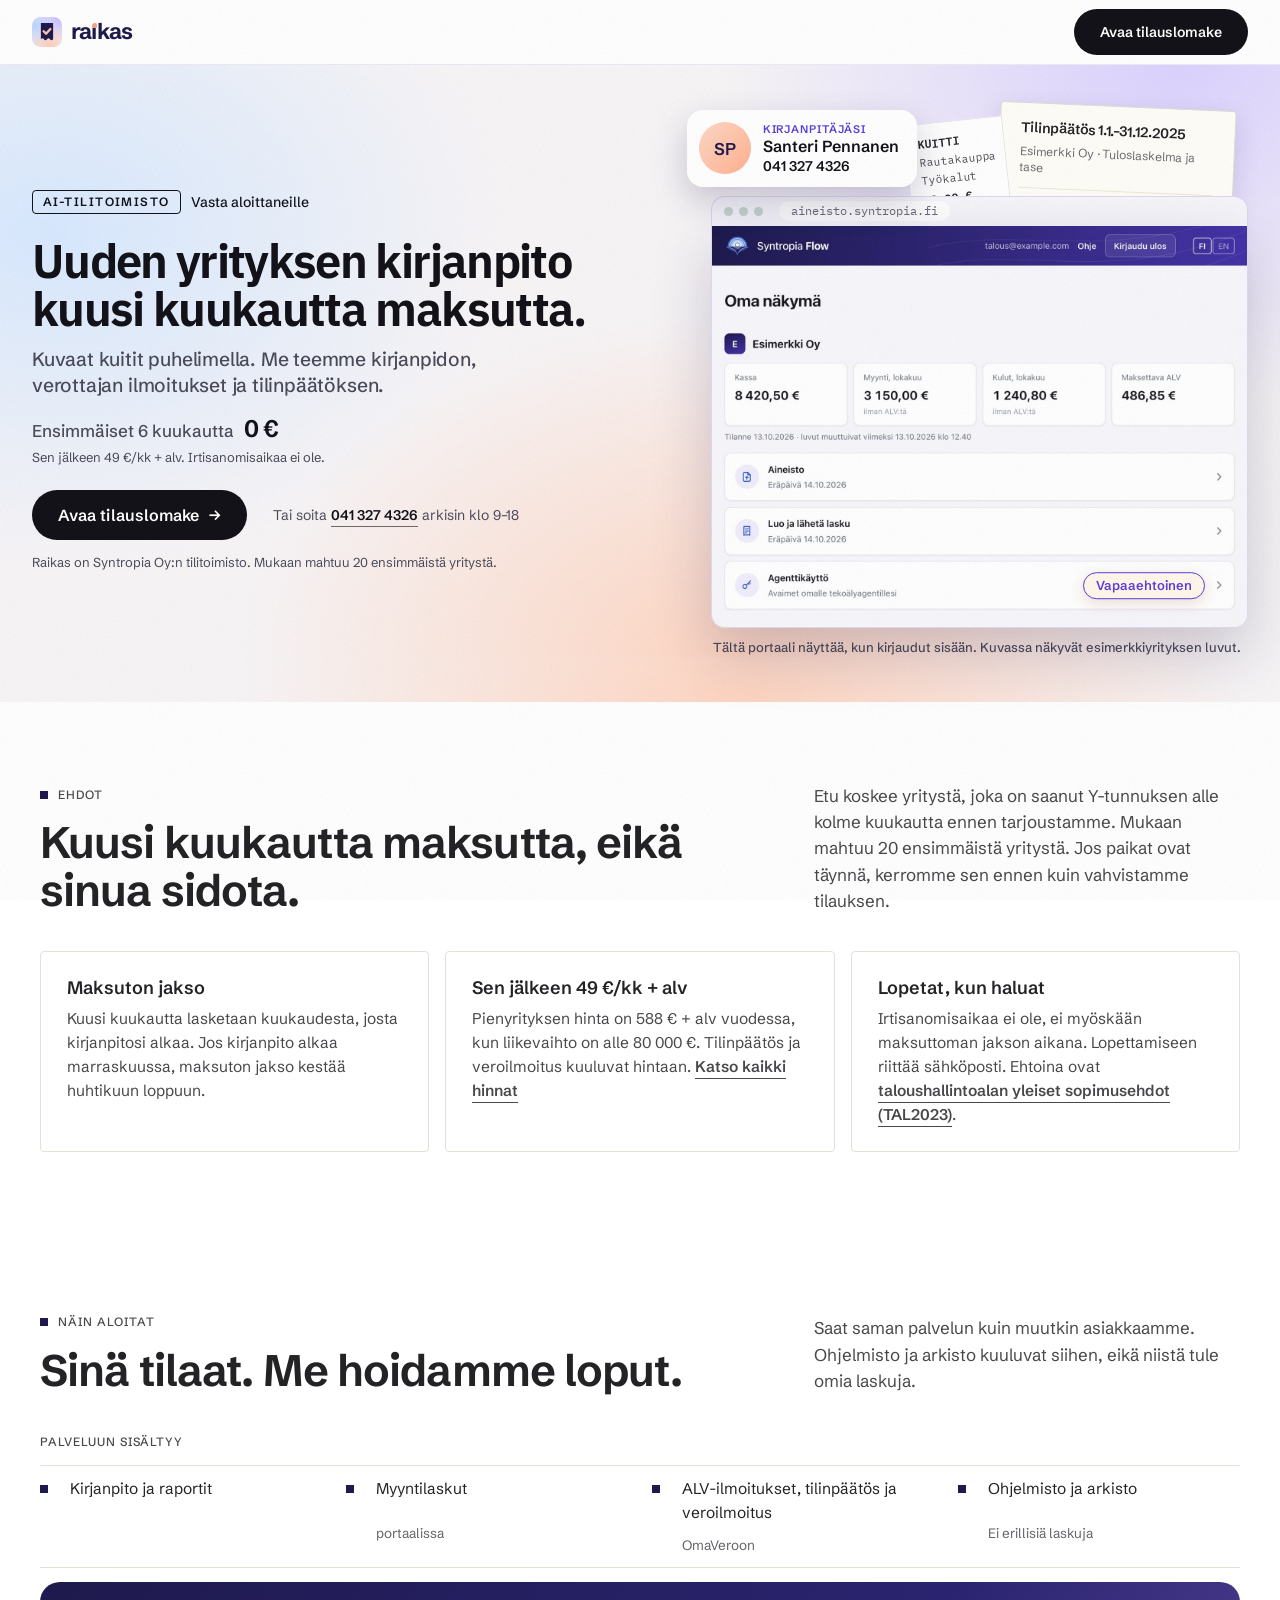
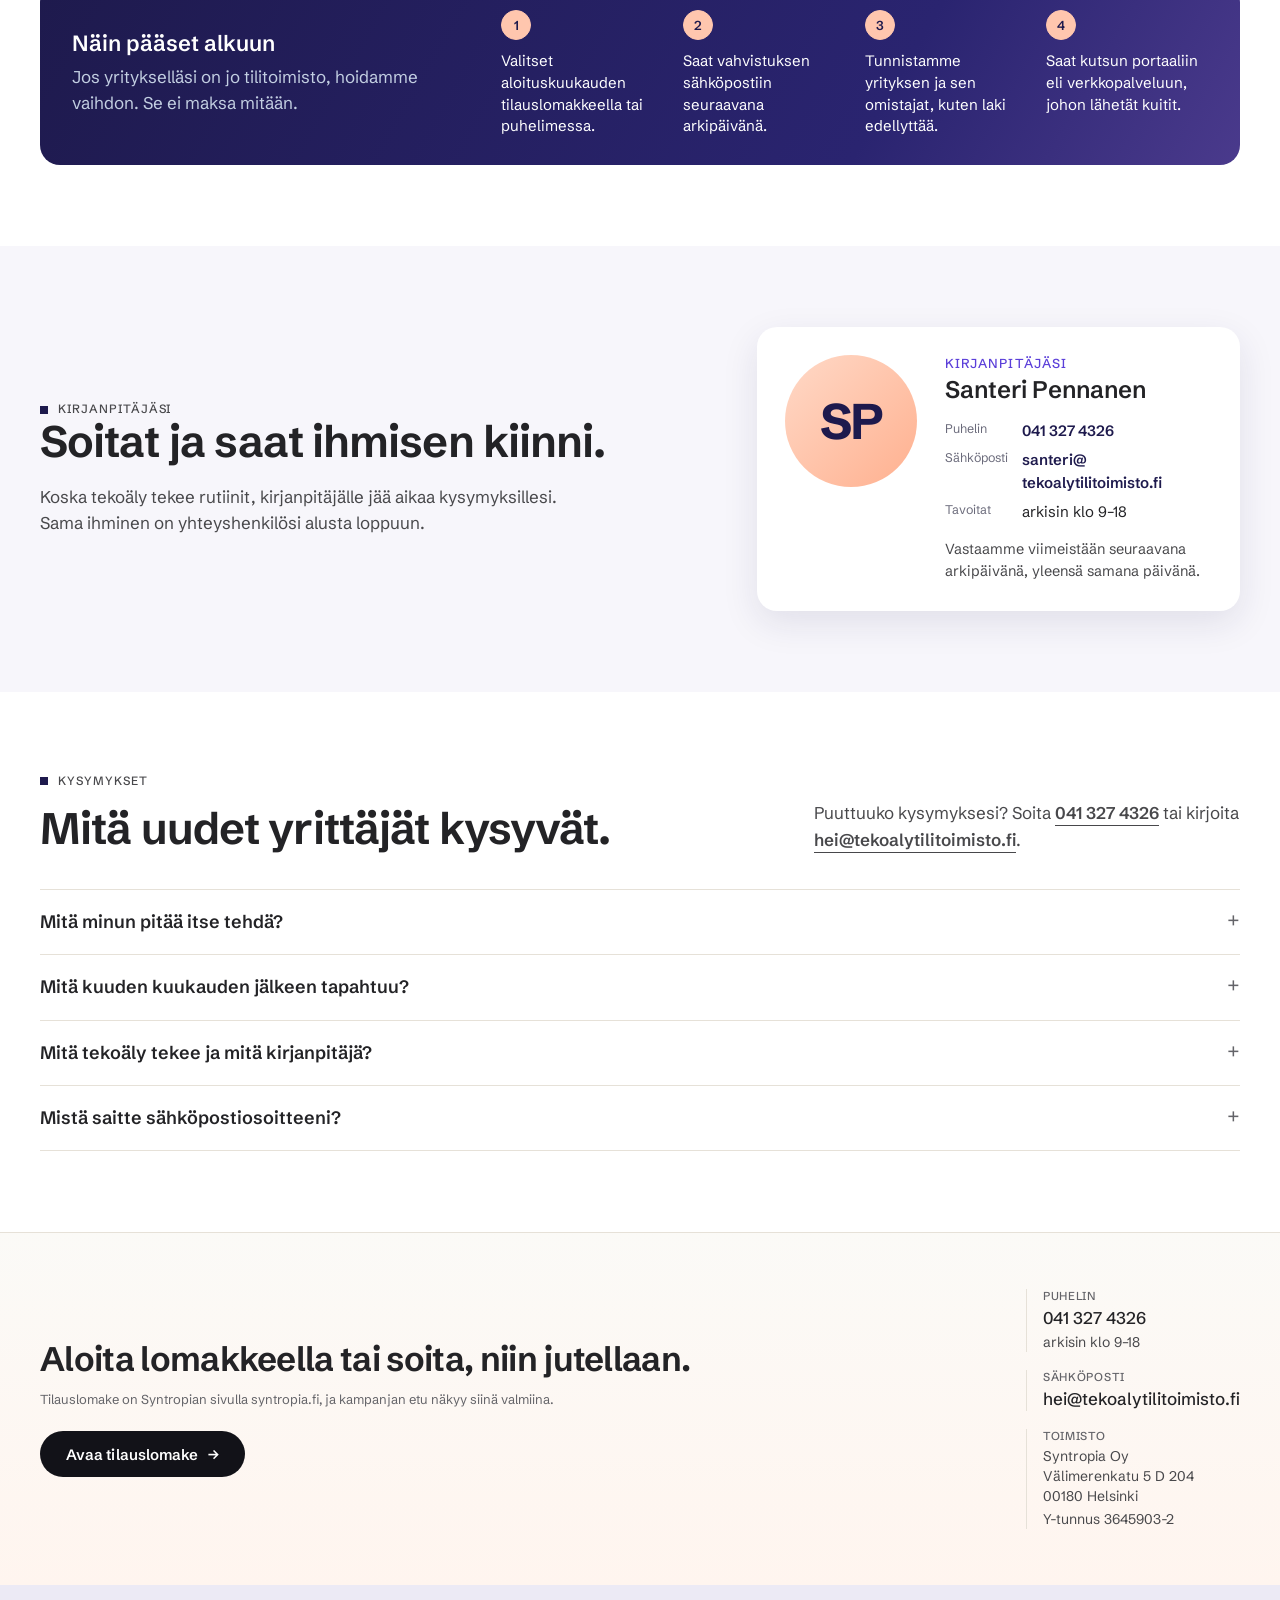
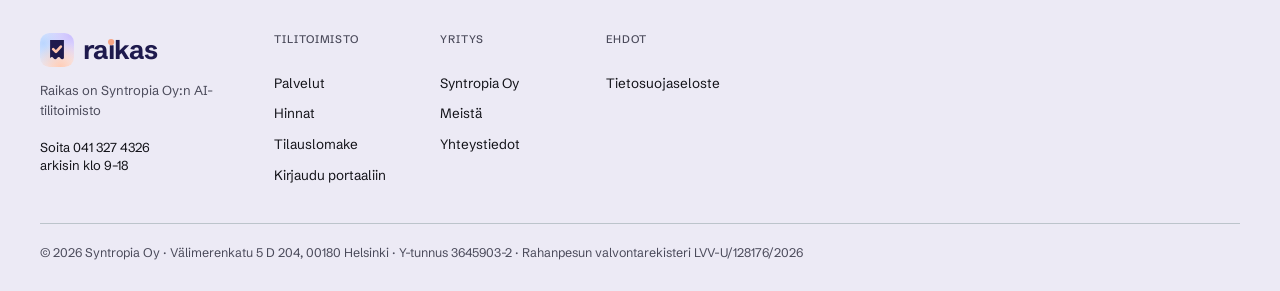
<file: aloittaneille.html>
<!doctype html>
<html lang="fi">
<head>
<meta charset="utf-8">
<meta name="viewport" content="width=device-width, initial-scale=1">
<title>Uuden yrityksen kirjanpito kuusi kuukautta maksutta · Raikas</title>
<link rel="icon" href="assets/raikas-32.png" sizes="32x32">
<link rel="icon" href="assets/raikas-192.png" sizes="192x192">
<link rel="apple-touch-icon" href="assets/raikas-512.png">
<meta name="theme-color" content="#F6F5FB">
<meta name="description" content="Raikas tekee vasta aloittaneen yrityksen kirjanpidon kuusi kuukautta maksutta. Sen jälkeen pienyrityksen hinta on 49 €/kk + alv, eikä irtisanomisaikaa ole.">
<meta name="robots" content="noindex">
<link rel="canonical" href="https://tekoalytilitoimisto.fi/aloittaneille">
<meta property="og:title" content="Uuden yrityksen kirjanpito kuusi kuukautta maksutta · Raikas">
<meta property="og:description" content="Raikas tekee vasta aloittaneen yrityksen kirjanpidon kuusi kuukautta maksutta. Sen jälkeen pienyrityksen hinta on 49 €/kk + alv, eikä irtisanomisaikaa ole.">
<meta property="og:type" content="website">
<meta property="og:url" content="https://tekoalytilitoimisto.fi/aloittaneille">
<meta property="og:image" content="https://tekoalytilitoimisto.fi/assets/tilitoimisto/flow-hero-oma-d.jpg">
<meta property="og:image:alt" content="Asiakasportaalin Oma näkymä esimerkkiyrityksen luvuilla.">
<meta name="twitter:card" content="summary_large_image">
<link rel="preconnect" href="https://fonts.googleapis.com">
<link rel="preconnect" href="https://fonts.gstatic.com" crossorigin>
<link href="https://fonts.googleapis.com/css2?family=Archivo:ital,wdth,wght@0,100..125,300..800;1,100..125,300..800&family=Schibsted+Grotesk:wght@400..800&family=IBM+Plex+Sans:wght@500&family=IBM+Plex+Mono:wght@400;500&family=Orbitron:wght@500&display=swap" rel="stylesheet">
<link rel="stylesheet" href="assets/syntropia.css">
<style>
/* Tilitoimistosivun omat osat: hintalaskuri, hintakortit ja lisät. Yhteiset osat ovat assets/syntropia.css:ssä. */
.hinnasto{display:grid;grid-template-columns:1fr 1fr;gap:56px;align-items:start}
.laskuri{background:var(--paper);border-radius:4px;padding:30px 32px 28px;display:flex;flex-direction:column;gap:14px}
.laskuri-rivi{display:flex;justify-content:space-between;align-items:baseline;gap:16px;font:500 12px/1.4 var(--mono);letter-spacing:.08em;text-transform:uppercase;color:var(--ink-2)}
.laskuri output{font:500 14px/1 var(--mono);letter-spacing:0;text-transform:none;color:var(--ink);white-space:nowrap}
.hinta{margin:4px 0 0;font-family:var(--d-family),system-ui,sans-serif;font-weight:var(--d-weight);font-stretch:var(--d-stretch);letter-spacing:var(--d-track);font-size:calc(104px * var(--d-scale));line-height:1;color:var(--blue)}
.hinta small{margin-left:10px;font:500 16px/1 var(--mono);letter-spacing:0;color:var(--muted)}
.laskuri input[type=range]{width:100%;margin:6px 0 0;accent-color:var(--blue)}
.asteikko{display:flex;justify-content:space-between;margin-top:-6px;font:400 11.5px/1 var(--mono);color:var(--muted)}
.vertailu{display:flex;justify-content:space-between;padding:12px 0;border-top:1px solid var(--line);border-bottom:1px solid var(--line);font:400 13px/1.4 var(--mono);color:var(--ink-2)}
.vertailu{gap:12px;align-items:baseline}
.vertailu b{font-weight:500;color:var(--ink);white-space:nowrap}
.vuosivertailu{border-top:1px solid var(--line);border-bottom:1px solid var(--line);padding:12px 0 10px}
.vv-otsikko{margin:0 0 8px;font:400 12px/1.5 var(--mono);color:var(--muted)}
.vv-rivi{display:flex;justify-content:space-between;align-items:baseline;gap:12px;padding:3px 0;font:400 14px/1.4 var(--mono);color:var(--ink-2)}
.vv-rivi b{font-weight:500;color:var(--ink);font-variant-numeric:tabular-nums;white-space:nowrap}
.vv-rivi.oma span,.vv-rivi.oma b{color:var(--blue,#1C3F95)}
.vv-rivi.oma b{font-weight:600}
.vertailu-lahde,.yli-sata{margin:0;font:400 12px/1.5 var(--mono);color:var(--muted)}
.vertailu-lahde a,.yli-sata a{color:inherit;text-decoration:underline;text-underline-offset:2px}
.laskuri .btn{align-self:flex-start;margin-top:6px}
.alv{margin:0;font:400 12px/1.5 var(--mono);color:var(--muted)}
.tarjousteksti{margin:4px 0 0;font-family:var(--d-family),system-ui,sans-serif;font-weight:var(--d-weight);font-stretch:var(--d-stretch);letter-spacing:var(--d-track);font-size:calc(40px * var(--d-scale));line-height:1.15;color:var(--ink)}
.pieni{margin:0 0 14px;font:500 12px/1.4 var(--mono);letter-spacing:.08em;text-transform:uppercase;color:var(--ink-2)}
.hintakortit{margin-top:72px}
/* Livessä näkyy vain aloittavan yrittäjän kortti (founder 4.10.2026): se on hintalaskurin levyinen, ei kolmannes. */
@media (min-width:901px){.hintakortit:has(> .card:only-child){grid-template-columns:1fr 1fr;gap:56px}}
.card .erittely{margin-top:auto;padding-top:0}
.erittely li span small{display:block;color:var(--muted);font-size:13px}
.lisat{display:grid;grid-template-columns:1fr 1fr;gap:56px;margin-top:72px}
.lisat .fineprint{margin:0}
.huom{margin:0;color:var(--muted);font-size:15px}
/* Kuu-kuva: musta taivas taustana, jos kuva latautuu hitaasti */
.split .pic.kuupic{background:#0b0b0d}
.split .pic.kuupic:has(img[src*="accounting-historia"]){background:#DCDCE1}
.split .pic.kuupic > img[src*="accounting-historia"]{object-fit:contain;filter:none}
.split .pic.kuupic > img{object-position:50% 35%}
.huom b{color:var(--ink)}
/* Erikoistarjous aloittavalle yritykselle (founder 5.10.2026): rauhallinen laatikko heron johdannon alla. */
.erikoistarjous{display:flex;flex-direction:column;gap:8px;padding:16px 18px 17px;background:var(--white);border-left:3px solid var(--blue);border-radius:2px}
.page-hero .side .erikoistarjous p{font-size:16px;line-height:1.5}
.erikoistarjous a{color:var(--blue);font-weight:600;border-bottom:1.5px solid currentColor;white-space:nowrap}
#aloittavalle{scroll-margin-top:72px}
@media (max-width:900px){
  .hinnasto,.lisat{grid-template-columns:1fr;gap:36px}
  .laskuri{padding:24px 20px}
  .hintakortit,.lisat{margin-top:48px}
}

/* Flow-uudistus 9.10.2026: faktarivi, työnjako, aineistoportaalin kuvat, vuosihinta, esimerkkitaulukko ja yhteyskanavat */
.page-hero.uusi .soita{font:400 14px/1.4 var(--sans);color:var(--ink-2)}
.page-hero.uusi .johdanto{max-width:60ch;margin:24px 0 0;font:400 19px/1.55 var(--sans);color:var(--ink-2)}
.page-hero.uusi .hintarivi a{color:inherit;text-decoration:underline;text-underline-offset:3px}
.faktarivi{background:var(--paper-2);border-top:1px solid var(--line);border-bottom:1px solid var(--line)}
.faktarivi .wrap{display:flex;flex-wrap:wrap;gap:8px 32px;padding-top:14px;padding-bottom:14px;font:400 12.5px/1.5 var(--mono);color:var(--ink-2)}
.faktarivi b{font-weight:500;color:var(--ink)}
.tyonjako{display:grid;grid-template-columns:1fr 1fr;gap:16px}
.tyonjako>div{background:var(--white,#FAFAFA);border:1px solid var(--line);border-radius:4px;padding:26px 28px}
.tyonjako h3{margin:0 0 12px;font:600 18px/1.3 var(--sans);color:var(--ink)}
.tyonjako ul{margin:0;padding-left:18px;color:var(--ink-2)}
.tyonjako li{margin:7px 0}
.portaalikuvat{margin:16px 0 0;padding:28px;display:grid;grid-template-columns:3fr 1fr;gap:24px;align-items:start;background:var(--paper-2);border:1px solid var(--line);border-radius:4px}
.portaalikuvat img{display:block;width:100%;height:auto;border:1px solid var(--line);border-radius:4px;background:#F5F6F8}
.portaalikuvat figcaption{grid-column:1/-1;font:400 12.5px/1.5 var(--mono);color:var(--muted)}
.hinta span{white-space:nowrap}
.vuosihinta{margin:-2px 0 0;font:400 13px/1.4 var(--mono);color:var(--ink-2)}
.vuosihinta span{font-weight:500;color:var(--ink)}
.esimerkkihinnat{margin:48px 0 40px}
.hintataulu{width:100%;border-collapse:collapse;margin-top:12px;font:400 14px/1.4 var(--mono);color:var(--ink)}
.hintataulu th{padding:10px 12px;border-bottom:1px solid var(--ink);text-align:left;font:500 11.5px/1.3 var(--mono);letter-spacing:.06em;text-transform:uppercase;color:var(--ink-2)}
.hintataulu td{padding:12px;border-bottom:1px solid var(--line)}
.hintataulu .luku{text-align:right}
/* Erikoistarjous korostettuna esimerkkitaulukossa (founder 9.10.2026, #2238) */
.hintataulu tr.erikois td{background:var(--white);font-weight:500}
.hintataulu tr.erikois td:first-child{border-left:3px solid var(--blue)}
.hintataulu tr.erikois small{display:block;margin-top:4px;font:400 12.5px/1.4 var(--sans);color:var(--ink-2)}
.hintataulu tr.erikois a{color:var(--blue);border-bottom:1px solid currentColor}
.hintataulu tr.pilotti small{display:block;margin-top:4px;font:400 12.5px/1.4 var(--sans);color:var(--ink-2)}
.hintataulu tr.pilotti a{color:var(--blue);border-bottom:1px solid currentColor}
/* Hintataulukon jatkeeksi pilottipaikka isommille ja monimutkaisille kirjanpidoille (founder 9.10.2026, #2264) */
.pilottirivi{margin:0;padding:14px 12px;border-bottom:1px solid var(--line);font:500 15px/1.4 var(--sans);color:var(--ink)}
.pilottirivi a{color:var(--blue);font-weight:600;border-bottom:1.5px solid currentColor;white-space:nowrap}
.ei-sisally{margin:14px 0 0;font:400 13.5px/1.5 var(--sans);color:var(--ink-2)}
.yhteys{display:grid;grid-template-columns:1.3fr 1fr;gap:48px;align-items:center}
.yhteys p{margin:12px 0 22px}
.yhteyskanavat{display:grid;gap:18px}
.yhteyskanavat>div{display:flex;flex-direction:column;gap:2px;padding-left:16px;border-left:1px solid var(--line);font:400 14px/1.45 var(--sans);color:var(--ink-2)}
.yhteyskanavat .kanava{font:500 11.5px/1.3 var(--mono);letter-spacing:.06em;text-transform:uppercase;color:var(--muted)}
.yhteyskanavat a{font:500 17px/1.4 var(--sans);color:var(--ink)}
@media (max-width:520px){.hinta small{display:block;margin:8px 0 0}}
@media (max-width:760px){.tyonjako,.yhteys{grid-template-columns:1fr}.hintataulu th:last-child,.hintataulu td:last-child{display:none}
  .portaalikuvat{grid-template-columns:1fr;padding:20px}.portaalikuvat .pk-kone{display:none}.portaalikuvat .pk-puhelin{max-width:290px;margin:0 auto}}

/* Kaksi palvelutasoa (founder 10.10.2026): tilitoimisto sekä tilitoimisto ja kuukausittainen tekoälykonsultointi */
.paketit{display:grid;grid-template-columns:1fr 1fr;gap:16px;margin:8px 0 48px}
.paketti{display:flex;flex-direction:column;gap:12px;background:var(--white,#FAFAFA);border:1px solid var(--line);border-radius:4px;padding:28px 30px}
.paketti.laajempi{border-top:3px solid var(--blue)}
.p-tunniste{font:500 12px/1.3 var(--mono);letter-spacing:.06em;text-transform:uppercase;color:var(--ink-2)}
.paketti h3{margin:0;font:600 21px/1.3 var(--sans);color:var(--ink)}
.paketti ul{margin:0;padding-left:18px;color:var(--ink-2)}
.paketti li{margin:6px 0}
.p-hinta{margin:auto 0 0;padding-top:10px;font:500 14px/1.5 var(--mono);color:var(--blue)}
.p-napit{display:flex;flex-wrap:wrap;align-items:center;gap:12px 22px}
.paketit-lisa{margin:-32px 0 48px;font-size:15px;color:var(--ink-2)}
#laskuri,#paketit{scroll-margin-top:72px}
@media (max-width:760px){.paketit{grid-template-columns:1fr}}
/* Verkkokaupan ostoskorinappi yläpalkissa (founder 10.10.2026), merkintä julkaisu/synkronoi-osat.py KORI */
/* Vainan mallin mukaan (founder 10.10.2026, vainagroup.com): täytetty nappi, jossa näkyy valitun paketin hinta */
.nav .kori{display:inline-flex;align-items:center;gap:7px;height:28px;margin-right:-16px;padding:0 12px 0 9px;border:1px solid var(--blue);border-radius:3px;background:var(--blue);color:#fff;font-size:12.5px;font-weight:500;line-height:1;white-space:nowrap;text-decoration:none;position:relative}
.nav .kori svg{width:16px;height:16px;flex:none}
.nav .kori b{font:400 12px/1 "IBM Plex Mono",ui-monospace,monospace}
.nav .kori b:empty,.nav .kori.valittu span{display:none}
.nav .kori:hover,.nav .kori:focus-visible{background:#2D2770;border-color:#2D2770}
@media (pointer:coarse){.nav .kori::after{content:"";position:absolute;left:0;right:0;top:-8px;bottom:-8px}}
/* 1081–1199 px: kuusi valikkokohtaa ja teksti eivät mahdu riville, joten pelkkä koriikoni */
@media (min-width:1081px) and (max-width:1199px){.nav .kori span,.nav .kori b{display:none}.nav .kori{padding:0 8px;margin-right:-20px}}
/* hinta on tekstiä leveämpi: 1200–1209 px hinta ei mahdu, joten koriikoni kuten yllä */
@media (min-width:1200px) and (max-width:1209px){.nav .kori.valittu b{display:none}.nav .kori.valittu{padding:0 8px;margin-right:-20px}}
@media (max-width:1080px){.nav .kori{margin-left:auto;margin-right:-20px}.nav .kori ~ .burger{margin-left:0}}
@media (max-width:1080px){.nav .kori ~ .burger{flex:none}}
@media (max-width:360px){.nav .kori span{font-size:12px}.nav .kori b{font-size:11px}.nav .kori{padding:0 10px 0 8px;gap:6px;margin-right:-36px}}
/* kielivalitsimen kanssa kapealla puhelimella korissa lukee "Tilaa" (12.10.2026) */
@media (max-width:480px){.nav .kori .k-pitka{display:none}}
/* kielivalitsimen kanssa korin teksti ei mahdu myöskään 1200–1279 px:ssä, joten pelkkä koriikoni */
@media (min-width:1200px) and (max-width:1279px){.nav:has(.cta) .kori span,.nav:has(.cta) .kori b{display:none}.nav:has(.cta) .kori{padding:0 8px;margin-right:-20px}}

.page-hero.uusi .hero-ruudukko{display:grid;grid-template-columns:minmax(0,1fr) 330px;gap:40px 56px;align-items:start}
.kampanjakortti{margin-top:6px;padding:24px 26px 26px;background:var(--white);border:1px solid var(--line);border-top:3px solid var(--blue);border-radius:2px}
.kampanjakortti .k-merkki{font:500 11.5px/1.4 var(--mono);letter-spacing:.1em;text-transform:uppercase;color:var(--blue)}
.kampanjakortti .k-kenelle{margin:10px 0 0;font:500 19px/1.3 var(--sans);color:var(--ink)}
.kampanjakortti .k-hinta{margin:14px 0 0;font-family:var(--d-family),system-ui,sans-serif;font-weight:var(--d-weight);font-stretch:var(--d-stretch);letter-spacing:var(--d-track);font-size:calc(64px * var(--d-scale));line-height:1;color:var(--blue)}
.kampanjakortti .k-hinta small{margin-left:8px;font:500 14px/1 var(--mono);letter-spacing:0;color:var(--muted)}
.kampanjakortti .k-ehto{margin:12px 0 18px;font:400 12.5px/1.5 var(--mono);color:var(--muted)}
@media (max-width:960px){.page-hero.uusi .hero-ruudukko{grid-template-columns:1fr}.kampanjakortti{max-width:420px}}
.kampanja{display:none;align-items:stretch;margin:22px 0 0;border:1px solid var(--red);border-radius:2px;background:var(--white);color:var(--ink);text-decoration:none;max-width:100%}
.kampanja .k-merkki{display:flex;align-items:center;padding:0 12px;background:var(--red);color:#fff;font:500 11.5px/1 var(--mono);letter-spacing:.1em;text-transform:uppercase}
.kampanja .k-teksti{padding:11px 14px;font:400 16px/1.35 var(--sans)}
.kampanja .k-teksti b{font-weight:600;color:var(--blue);white-space:nowrap}
.kampanja .arr{display:flex;align-items:center;padding:0 14px 0 0;color:var(--red)}
@media (max-width:720px){.kampanjakortti{display:none}.kampanja{display:inline-flex}}
</style>
<style>/* Aineistoportaalin ohjelinkit (founder 10.10.2026) */
.step .textlink{display:inline-block;margin-top:16px;font-size:14px}
.paketti li .textlink{font-weight:500}
</style>
<style>
/* Uusi Flow-luonnos 11.10.2026 (ymmarrettavat-verkkosivut): kolme vaihetta oikein tuotekuvin */
.vaiheet{list-style:none;margin:0;padding:0;display:grid;grid-template-columns:repeat(3,minmax(0,1fr));gap:32px}
.vaihe{display:flex;flex-direction:column;gap:20px}
.vk{margin:0;aspect-ratio:1/1;display:flex;align-items:center;justify-content:center;padding:18px;background:#EEF0F4;border:1px solid var(--line);border-radius:6px;overflow:hidden}
.vk img{display:block;max-width:100%;max-height:100%;width:auto;height:auto;border:1px solid #D9DCE3;border-radius:4px;background:#F5F6F8}
.vk.valmis{background:var(--white,#FAFAFA)}
.vk.valmis ul{list-style:none;margin:0;padding:0;display:grid;gap:16px;font:500 17px/1.3 var(--mono);color:var(--ink)}
.vk.valmis li{display:flex;align-items:center;gap:12px}
.vk.valmis li::before{content:"\2713";display:inline-grid;place-items:center;width:28px;height:28px;border:1.5px solid var(--blue);border-radius:50%;color:var(--blue);font-size:14px}
.vt .n{display:block;margin-bottom:10px;font:500 13px/1 var(--mono);color:var(--blue)}
.vt h3{margin:0;font:600 20px/1.3 var(--sans);color:var(--ink)}
.vt p{margin:8px 0 0;color:var(--ink-2)}
.vaihe-linkki{margin:32px 0 0}
.hintataulukko{margin-top:22px;border-top:1px solid var(--line)}
.hintataulukko summary{cursor:pointer;padding:14px 0;font:600 15px/1.3 var(--sans);color:var(--ink)}
.hintataulukko .hintataulu{margin-top:4px}
.page-hero .perushinta{margin:22px 0 0;font:500 17px/1.4 var(--sans);color:var(--ink-2)}
.page-hero .perushinta b{margin-left:6px;font:500 24px/1.2 var(--mono);color:var(--blue);white-space:nowrap}
.page-hero .perushinta .vuosi{display:block;margin-top:4px;font:400 13px/1.5 var(--mono);color:var(--muted)}
/* Founder 11.10.2026: kolme vaihtoehtoa (kampanja, perushinta, pilotti) ja konsultointi Lite ja Pro */
.paketit.kolme{grid-template-columns:repeat(3,minmax(0,1fr))}
.paketti .p-napit{margin-top:auto;padding-top:6px}
.p-iso{margin:4px 0 0;font:400 44px/1.1 var(--mono);letter-spacing:-.02em;color:var(--blue)}
.p-iso small{display:inline-block;margin-left:8px;font:400 14px/1.3 var(--mono);letter-spacing:0;color:var(--muted)}
.p-ehto{margin:0;font:400 15px/1.5 var(--sans);color:var(--ink-2)}
.p-vuosi{margin:-4px 0 0;font:400 13px/1.4 var(--mono);color:var(--muted)}
#ihminen .osio-head{margin-bottom:20px}
.ihminen-yhteys{margin:0;font:500 18px/1.6 var(--sans);color:var(--ink)}
.p-tavoite{margin:0;font:600 15px/1.5 var(--sans);color:var(--ink)}
.paikka{background:#FFF3C4;color:var(--ink);padding:0 4px;border-radius:2px}
.sisaltyy{margin-top:40px}
@media (min-width:901px){.sisaltyy .checklist{display:grid;grid-template-columns:repeat(4,minmax(0,1fr));gap:0 24px;border-bottom:1px solid var(--line)}.sisaltyy .checklist li{border-bottom:0}}
.sisaltyy .huom{margin-top:14px}
@media (max-width:900px){.paketit.kolme{grid-template-columns:minmax(0,1fr)}}
@media (max-width:900px){.vaiheet{grid-template-columns:1fr;gap:44px}.vk{aspect-ratio:auto;max-width:440px}}
</style>
<style>
/* Flow-hero B (15.10.2026): tummansininen hero ja LinkedIn-kansikuvan kuvitus. Rajattu .fh-tumma-heroon. */
.page-hero.fh-tumma{background:#1E1A4D;color:#fff}
.page-hero.fh-tumma .tila,.page-hero.fh-tumma h1 .harmaa,.page-hero.fh-tumma .johdanto,.page-hero.fh-tumma .perushinta span,.page-hero.fh-tumma .perushinta .vuosi,.page-hero.fh-tumma .soita{color:#C3CFE2}
.page-hero.fh-tumma h1,.page-hero.fh-tumma .perushinta b{color:#fff}
.page-hero.fh-tumma .textlink,.page-hero.fh-tumma .soita a{color:#fff;border-color:rgba(255,255,255,.6)}
.page-hero.fh-tumma .btn-blue{box-shadow:0 0 0 1px rgba(255,255,255,.35)}
.page-hero.fh-tumma .textlink:focus-visible,.page-hero.fh-tumma .btn:focus-visible{outline:2px solid #fff;outline-offset:3px}
.fh-oikea{display:flex;flex-direction:column;gap:18px;align-self:center}
.fh-taide{position:relative;width:100%;aspect-ratio:760/440}
.fh-viivat{position:absolute;inset:0;width:100%;height:100%}
.fh-puhelin{position:absolute;left:39.47%;top:8.2%;width:22.37%;height:auto;border-radius:6px;border:1px solid rgba(255,255,255,.25)}
.fh-oikea .kampanjakortti{color:#14161a}
@media(max-width:860px){.fh-taide{display:none}}
.page-hero.fh-tumma{background:#fff!important;padding-top:0!important;position:relative}
.page-hero.fh-tumma::before{content:"";display:block;height:300px;background:url(assets/tilitoimisto/flow-hero-toimisto.jpg) center 55%/cover;background-image:image-set(url(assets/tilitoimisto/flow-hero-toimisto.webp) type("image/webp"),url(assets/tilitoimisto/flow-hero-toimisto.jpg) type("image/jpeg"))}
.page-hero.fh-tumma>.wrap{position:relative;margin-top:-80px;background:#1E1A4D;padding:32px 48px 56px;max-width:1120px;outline:6px solid #fff}
.fh-ylarivi{position:absolute;top:22px;right:28px;margin:0;padding:0;border:0;z-index:2}
.fh-ylarivi .oik{display:flex;align-items:center;gap:18px;font:400 13px/1 var(--mono);color:#C3CFE2}
.fh-ylarivi a{color:#fff;text-decoration:none}.fh-ylarivi .fh-kieli b{color:#fff}.fh-ylarivi .fh-kieli a{color:#C3CFE2}
.fh-ylarivi .kirj{border-bottom:1px solid rgba(255,255,255,.5);padding-bottom:2px}
@media(max-width:860px){.page-hero.fh-tumma::before{height:220px;background-position:8% 45%}.page-hero.fh-tumma>.wrap{margin:-40px 12px 0;padding:44px 20px 36px!important}.fh-ylarivi{top:14px;right:16px}.fh-ylarivi .oik{gap:12px;font-size:12px}}
:root{--paper:#F7F3EC;--white:#FCFAF6;--paper-2:#EFE8DC;--line:#E2DACB}
body{background:var(--paper)}
.osio .eyebrow.blue::before{background:#1E1A4D}
.osio-head p{color:#48484B}
.vaihe .vk{background:#F1EBE0;border-radius:6px;overflow:hidden}
#ihminen,#people{background:#F1EBE0}
.ihminen-ruudukko{display:grid;grid-template-columns:minmax(0,1.15fr) minmax(0,.85fr);gap:64px;align-items:center}
.ihminen-ruudukko .h2{margin-bottom:18px}.ihminen-ruudukko p{color:#48484B;max-width:56ch;margin:0}
.ihminen-puhelin{display:flex;flex-direction:column;gap:8px;padding:36px 36px 32px;background:#fff;border-left:4px solid #1E1A4D;border-radius:6px}
.ihminen-puhelin span{font:400 14px/1.5 var(--mono);color:#636368}
.ihminen-puhelin>a{font:500 clamp(28px,3.4vw,40px)/1.15 var(--mono);color:#1E1A4D;text-decoration:none;white-space:nowrap}
@media(max-width:860px){.ihminen-ruudukko{grid-template-columns:1fr;gap:28px}.ihminen-puhelin{padding:24px 22px}}
.cta-band.yhteys-band{background:#FCFAF6}
footer{background:#1E1A4D!important;color:#C3CFE2}
footer .base{border-color:rgba(255,255,255,.15)}
footer .f-kieli{margin-top:18px;font:400 13px/1.4 var(--mono)}footer .f-kieli a{color:#fff}
.page-hero.fh-tumma>.wrap{background:#1F4E8C!important}
.page-hero.fh-tumma .tila,.page-hero.fh-tumma h1 .harmaa,.page-hero.fh-tumma .johdanto,.page-hero.fh-tumma .perushinta span,.page-hero.fh-tumma .perushinta .vuosi,.page-hero.fh-tumma .soita,.page-hero.fh-tumma .fh-ylarivi .oik,.page-hero.fh-tumma .fh-kieli a{color:#C3CFE2!important}
.page-hero.fh-tumma .btn-blue{background:#0B1B36!important;color:#fff!important;box-shadow:none!important}
.page-hero.fh-tumma .btn-blue:hover{background:#132A52!important}
.fh-puhelin{border-color:rgba(255,255,255,.4)}
.page-hero .johdanto+.johdanto-2{margin-top:14px}

/* LUONNOS 15.10.2026: Flow minttu (variantti A), teal-grey -pohja */
:root{--blue:#1E1A4D!important;--blue-deep:#1E1A4D!important;--red:#5B3FD9!important;--red-deep:#5B3FD9!important}
.page-hero.fh-tumma>.wrap{background:#4E7470!important}
.page-hero.fh-tumma h1,.page-hero.fh-tumma .perushinta b,.page-hero.fh-tumma .fh-ylarivi a,.page-hero.fh-tumma .fh-ylarivi .fh-kieli b,.page-hero.fh-tumma .textlink,.page-hero.fh-tumma .soita a{color:#FFFFFF!important;border-color:#FFFFFF99!important}
.page-hero.fh-tumma .tila,.page-hero.fh-tumma h1 .harmaa,.page-hero.fh-tumma .johdanto,.page-hero.fh-tumma .perushinta span,.page-hero.fh-tumma .perushinta .vuosi,.page-hero.fh-tumma .soita,.page-hero.fh-tumma .fh-ylarivi .oik,.page-hero.fh-tumma .fh-ylarivi .fh-kieli a{color:#F0F4F3!important}
.page-hero.fh-tumma .btn:focus-visible,.page-hero.fh-tumma .textlink:focus-visible{outline-color:#FFFFFF!important}
.btn.btn-blue,.btn.btn-red,.page-hero.fh-tumma .btn-blue{background:#E9B872!important;color:#2E2A26!important;box-shadow:inset 0 0 0 1.5px #2E2A2633!important}
.page-hero.fh-tumma .fh-vasen .btn-blue,.page-hero.fh-tumma .wrap>div>.btn-blue{box-shadow:none!important}
.btn.btn-blue:hover,.btn.btn-red:hover,.page-hero.fh-tumma .btn-blue:hover{background:#E0A95A!important}
.btn .arr{color:inherit!important}
.kampanjakortti{border-top-color:#8B74F0!important}
.kampanjakortti .k-merkki,.p-tunniste.fh-akk{color:#5B3FD9!important}
.kampanja{border-color:#8B74F0!important}
.kampanja .k-merkki{background:#5B3FD9!important;color:#fff!important}
.kampanja .arr{color:#5B3FD9!important}
.eyebrow::before{background:#8B74F0!important}
.osio .eyebrow.blue::before{background:#1E1A4D!important}
.hero h1 em,.page-hero h1 em,.fly a:hover{color:#5B3FD9!important}
.ihminen-puhelin{border-left-color:#8B74F0!important}.ihminen-puhelin>a{color:#1E1A4D!important}
footer{background:#2C3E3C!important;color:#D9E0DE!important}
footer h4,footer .f-tagline,footer .base p{color:#D9E0DE!important;opacity:.85}
.page-hero.fh-tumma::before{background-image:url(assets/tilitoimisto/flow-hero-toimisto-v4.jpg)!important;background-image:image-set(url(assets/tilitoimisto/flow-hero-toimisto-v4.webp) type("image/webp"),url(assets/tilitoimisto/flow-hero-toimisto-v4.jpg) type("image/jpeg"))!important;background-position:78% 60%!important}
@media(max-width:860px){.page-hero.fh-tumma::before{background-position:84% 60%!important}}

/* KIRKKAAMPI a minttu */
:root{--paper:#FFFFFF!important;--white:#FFFFFF!important;--paper-2:#F8F6F2!important;--line:#E6E1D8!important}
body{background:#FFFFFF!important}
.vaihe .vk{background:#F6F3EE!important}
#ihminen,#people{background:#F7F6FB!important}
.cta-band.yhteys-band,.faktarivi{background:#FBFAF7!important}
section,.osio{background-color:transparent}
.page-hero.fh-tumma>.wrap{background:#F6F5FB!important;box-shadow:none!important}
.page-hero.fh-tumma h1,.page-hero.fh-tumma .perushinta b,.page-hero.fh-tumma .fh-ylarivi a,.page-hero.fh-tumma .fh-ylarivi .fh-kieli b,.page-hero.fh-tumma .textlink,.page-hero.fh-tumma .soita a{color:#121218!important;border-color:#12121899!important}
.page-hero.fh-tumma .tila,.page-hero.fh-tumma h1 .harmaa,.page-hero.fh-tumma .johdanto,.page-hero.fh-tumma .perushinta span,.page-hero.fh-tumma .perushinta .vuosi,.page-hero.fh-tumma .soita,.page-hero.fh-tumma .fh-ylarivi .oik,.page-hero.fh-tumma .fh-ylarivi .fh-kieli a{color:#4A4A5A!important}
.page-hero.fh-tumma .btn:focus-visible,.page-hero.fh-tumma .textlink:focus-visible{outline-color:#121218!important}
.btn.btn-blue,.btn.btn-red,.page-hero.fh-tumma .btn-blue{background:#121218!important;color:#FFFFFF!important;box-shadow:none!important}
.btn.btn-blue:hover,.btn.btn-red:hover,.page-hero.fh-tumma .btn-blue:hover{background:#2A2A35!important}
.kampanjakortti{background:#FFFFFF!important}
footer{background:#ECEAF5!important;color:#121218!important;padding:48px 0 28px!important}
footer a,footer .f-kieli a{color:#121218!important}
footer h4,footer .f-tagline,footer .base p,footer li{color:#4A4A5A!important;opacity:1!important}
footer .base{margin-top:36px!important;border-color:#3A5A5644!important}
footer .word img{filter:invert(1) brightness(.35)}
</style>
<style id="flow-moderni">
/* Flow moderni 15.10.2026: split-hero, pillinapit, pyöristetyt kortit, lämmin kaista, Kirjanpitäjäsi-kortti */
:root{--mono:var(--sans)}
/* 7 split hero */
.page-hero.fh-tumma::before{display:none!important}
.page-hero.fh-tumma{background:#F6F5FB!important;padding:0 0 56px!important}
.page-hero.fh-tumma>.wrap{margin-top:0!important;outline:none!important;max-width:1200px!important;padding:72px 32px 0!important}
.hero-ruudukko{display:grid!important;grid-template-columns:minmax(0,1.05fr) minmax(0,.95fr)!important;grid-template-areas:"teksti kuva" "taide kortti";gap:40px 56px!important;align-items:start}
.hero-ruudukko>div:first-child{grid-area:teksti}
.fh-oikea{display:contents!important}
.fh-taide{grid-area:taide;transform:none!important;align-self:center;background:#fff;border-radius:22px;box-shadow:0 12px 40px rgba(30,26,77,.10);padding:12px}
.hero-ruudukko .kampanjakortti{grid-area:kortti;align-self:center}
.hero-kuva{grid-area:kuva;margin:0;border-radius:24px;overflow:hidden;height:100%;min-height:520px;box-shadow:0 18px 50px rgba(30,26,77,.18)}
.hero-kuva img{width:100%;height:100%;object-fit:cover;object-position:80% 55%;display:block}
/* 1 headline */
.otsikko{font-size:clamp(40px,5.2vw,68px)!important;letter-spacing:-.03em!important;line-height:1.02!important;font-weight:650!important;margin-bottom:16px!important}
.alaotsikko{font:500 clamp(19px,1.8vw,24px)/1.35 var(--sans);color:#4A4A5A;margin:0 0 18px;letter-spacing:-.01em;max-width:30ch}
.persoona{display:inline-block;margin:0 0 22px;padding:8px 16px;border-radius:999px;background:#fff;color:#5B3FD9;font:600 15px/1.3 var(--sans);box-shadow:0 2px 10px rgba(168,89,42,.12)}
/* 2 flow lines + bigger app */
.fh-puhelin{width:30%!important;left:35%!important;top:2%!important;border-radius:14px!important;box-shadow:0 14px 32px rgba(30,26,77,.25)}
/* 3 pill buttons, cards */
.btn{border-radius:999px!important;padding-left:26px!important;padding-right:26px!important;transition:transform .18s ease,box-shadow .18s ease,background .18s}
.btn:hover{transform:translateY(-2px);box-shadow:0 10px 22px rgba(30,26,77,.22)!important}
.kampanjakortti,.paketti,.ihminen-puhelin,.kp-kortti{border-radius:20px!important;box-shadow:0 12px 36px rgba(30,26,77,.10)!important;border-top-width:0!important}
.paketti{transition:transform .2s}.paketti:hover{transform:translateY(-3px)}
.vaihe .vk{border-radius:18px!important}
.kampanja{border-radius:999px!important;overflow:hidden}
/* 4 sans prices */
.k-hinta,.p-iso,.perushinta b,.hinta{font-family:var(--sans)!important;font-weight:650!important;letter-spacing:-.03em!important}
/* 8 trust strip */
.luottamus{background:#fff;border-bottom:1px solid #ECEAF5}
.luottamus .wrap{display:flex;flex-wrap:wrap;gap:10px 14px;padding-top:18px;padding-bottom:18px}
.luottamus span.t{display:inline-block;padding:8px 14px;border-radius:999px;background:#F7F6FB;color:#121218;font:400 14px/1.3 var(--sans)}
.luottamus span.t::before{content:"✓ ";color:#121218;font-weight:700}
/* 6 warm band */
#nain-se-toimii,#how-it-works{background:#F3F0FB!important}
#nain-se-toimii .vaihe .vk,#how-it-works .vaihe .vk{background:#fff!important}
/* 5 accountant card + fab */
.ihminen-ruudukko>div:last-child,.ihminen-oikea{display:flex;flex-direction:column;gap:16px}
.kp-kortti{background:#fff;padding:24px 28px}
.kp-ylä{display:flex;gap:16px;align-items:center}
.kp-av{width:56px;height:56px;border-radius:50%;display:grid;place-items:center;background:#121218;color:#fff;font:600 19px/1 var(--sans)}
.kp-rooli{font:500 13px/1.3 var(--sans);color:#5B3FD9;text-transform:uppercase;letter-spacing:.08em}
.kp-nimi{font:600 19px/1.4 var(--sans);color:#121218}
.kp-lupaus{margin:14px 0 0!important;color:#4A4A5A!important}
.soita-fab{position:fixed;right:20px;bottom:20px;z-index:40;display:inline-flex;gap:8px;align-items:center;padding:12px 20px;border-radius:999px;background:#121218;color:#fff;font:600 15px/1 var(--sans);text-decoration:none;box-shadow:0 10px 26px rgba(30,26,77,.3);transition:transform .18s}
.soita-fab:hover{transform:translateY(-2px)}
/* 10 motion */
@media (prefers-reduced-motion:no-preference){
 .js-fade{opacity:0;transform:translateY(18px);transition:opacity .7s ease,transform .7s ease}
 .js-fade.nakyy{opacity:1;transform:none}
 .fh-viivat polyline{stroke-dasharray:900;stroke-dashoffset:900;animation:piirra 2.4s ease forwards}
 @keyframes piirra{to{stroke-dashoffset:0}}
}
@media(max-width:860px){
 .page-hero.fh-tumma>.wrap{padding:56px 18px 0!important;margin:0!important}
 .hero-ruudukko{grid-template-columns:minmax(0,1fr)!important;grid-template-areas:"kuva" "teksti" "kortti"}
 .hero-kuva{min-height:260px;height:260px}
 .fh-taide{display:none}
 .soita-fab{right:14px;bottom:14px}
 .hero-ruudukko>div:first-child{min-width:0}.kampanja{max-width:100%}.kampanja .k-teksti{white-space:normal;min-width:0}
}
.page-hero .johdanto.johdanto-2{background:#FFFFFF!important;border-radius:18px;padding:16px 20px;margin-top:16px!important;box-shadow:0 6px 20px rgba(30,26,77,.08);color:#4A4A5A!important}
</style>
<style id="luonnos-flow-ehdotukset">
/* HQ #18518: iso näkymäkuva selainikkunassa */
.page-hero.fh-tumma>.wrap{max-width:1320px!important}
@media (min-width:961px){.hero-ruudukko{grid-template-columns:minmax(0,1fr) minmax(0,1.12fr)!important;gap:40px 48px!important}}
.hero-ikkuna{grid-area:kuva;align-self:center;margin:0;min-width:0}
.hero-ikkuna .hi-palkki{display:flex;align-items:center;gap:6px;height:30px;padding:0 12px;background:#F7F6FB;border-radius:14px 14px 0 0;border:1px solid #DEDAF0;border-bottom:0}
.hero-ikkuna .hi-palkki i{width:9px;height:9px;border-radius:50%;background:#C9D5D2}
.hero-ikkuna .hi-palkki span{margin-left:10px;padding:3px 12px;border-radius:999px;background:#fff;font:400 11.5px/1.3 "IBM Plex Mono",monospace;color:#6B6B7B}
.hero-ikkuna img{display:block;width:100%;height:auto;border:1px solid #DEDAF0;border-top:0;border-radius:0 0 14px 14px;box-shadow:0 24px 60px rgba(30,26,77,.20)}
.hero-ikkuna figcaption{margin:14px 2px 0;font:500 14px/1.45 var(--sans);color:#4A4A5A}
.hero-ikkuna .hi-kuva{position:relative}
/* HQ #18547: tilitoimistofiilis */
.tt-rivi{margin:0 0 12px;font:500 14px/1.3 var(--sans);color:#121218}
.tt-leima{display:inline-block;margin-right:10px;padding:4px 10px;border:1.5px solid #121218;border-radius:4px;font:600 12px/1.2 var(--sans);letter-spacing:.12em;text-transform:uppercase;color:#121218;vertical-align:1px}
.tt-tunniste{margin:18px 0 0;font:400 13px/1.5 var(--sans);color:#4A4A5A}
.hero-ikkuna{position:relative;padding-top:104px}
.hero-ikkuna>.hi-palkki,.hero-ikkuna>.hi-kuva{position:relative;z-index:2}
.hi-paperi{position:absolute;z-index:1;top:0;right:3%;width:44%;height:220px;padding:16px 20px;background:#FFFDF8;border:1px solid #E2DCCF;border-radius:4px;transform:rotate(2.5deg);box-shadow:0 10px 26px rgba(30,26,77,.14);display:flex;flex-direction:column;gap:6px;font:400 12px/1.35 var(--sans);color:#3A3A3E}
.hi-paperi b{font:600 14px/1.25 var(--sans);color:#232326}
.hi-paperi span{color:#6B6B70;margin-bottom:6px}
.hi-paperi i{font-style:normal;display:flex;justify-content:space-between;border-top:1px solid #EEE8DC;padding-top:5px}
.hi-paperi em{font-style:normal}
.hi-kuitti{position:absolute;z-index:1;top:14px;left:37%;width:17%;min-width:100px;height:150px;padding:12px 12px;background:#fff;border:1px solid #E4E4E8;transform:rotate(-6deg);box-shadow:0 8px 20px rgba(30,26,77,.12);display:flex;flex-direction:column;gap:4px;font:400 11px/1.3 "IBM Plex Mono",monospace;color:#4A4A4F;clip-path:polygon(0 0,100% 0,100% 94%,92% 100%,84% 94%,76% 100%,68% 94%,60% 100%,52% 94%,44% 100%,36% 94%,28% 100%,20% 94%,12% 100%,4% 94%,0 100%)}
.hi-kuitti b{font:600 11.5px/1.3 "IBM Plex Mono",monospace;color:#232326}
.hi-kp{position:absolute;z-index:3;left:-24px;top:4px;display:flex;gap:12px;align-items:center;padding:12px 18px 12px 12px;background:#fff;border-radius:16px;box-shadow:0 14px 34px rgba(30,26,77,.22);font:400 14px/1.3 var(--sans)}
.hi-kp-kuva{width:52px;height:52px;border-radius:50%;display:grid;place-items:center;flex:none;font:500 10px/1 var(--sans);color:#6B6B7B}
.hi-kp small{display:block;font:600 11px/1.3 var(--sans);letter-spacing:.08em;text-transform:uppercase;color:#5B3FD9}
.hi-kp b{display:block;font:600 16px/1.3 var(--sans);color:#121218}
.hi-kp a{color:#121218;font-weight:600;text-decoration:none}
@media (max-width:1100px){.hi-kp{left:0}.hi-kuitti{display:none}.hi-paperi{width:50%}}
@media (max-width:560px){.hero-ikkuna{padding-top:0}.hi-paperi{display:none}.hi-kp{position:static;margin:0 0 14px;box-shadow:0 8px 20px rgba(30,26,77,.14)}.tt-tunniste{font-size:12px}}
.hero-ikkuna .hi-vapaa{position:absolute;top:89.5%;right:8%;transform:translateY(-50%);padding:5px 12px;border-radius:999px;background:#FFF6EC;border:1.5px solid #5B3FD9;color:#5B3FD9;font:600 13px/1.2 var(--sans);box-shadow:0 4px 14px rgba(168,89,42,.18);white-space:nowrap}
@media (max-width:960px){.hero-ruudukko{grid-template-columns:minmax(0,1fr)!important}.hero-ikkuna{max-width:640px}}
@media (max-width:560px){.hero-ikkuna .hi-palkki{height:24px;padding:0 9px}.hero-ikkuna .hi-palkki i{width:7px;height:7px}.hero-ikkuna .hi-palkki span{font-size:10.5px;padding:2px 9px}.hero-ikkuna figcaption{font-size:13px}.hero-ikkuna .hi-vapaa{font-size:10.5px;padding:3px 8px;border-width:1px}}
.luonnosmerkki{position:fixed;left:12px;top:12px;z-index:50;padding:6px 10px;border-radius:4px;background:#232326;color:#fff;font:500 11px/1.3 "IBM Plex Mono",monospace;letter-spacing:.04em}
.vahvista{background:#FFF2A8;outline:1px dashed #5B3FD9;outline-offset:2px}
.hero-ruudukko{grid-template-areas:"teksti kuva"!important}
.hero-tuote{grid-area:kuva;justify-self:center;align-self:center;margin:0;width:100%;max-width:400px;padding:16px 16px 12px;background:#fff;border-radius:24px;box-shadow:0 18px 50px rgba(30,26,77,.16)}
.hero-tuote img{display:block;width:100%;height:auto;border-radius:12px}
.hero-tuote figcaption{margin:10px 4px 0;font:400 12px/1.4 "IBM Plex Mono",monospace;color:#6B6B7B}
.page-hero .kampanja{display:inline-flex}
@media (max-width:960px){.hero-ruudukko{grid-template-areas:"teksti" "kuva"!important}.hero-tuote{max-width:360px}}
.kp-av.kp-kuva{padding:0;overflow:hidden;background:#F7F6FB}
.kp-av.kp-kuva img{display:block;width:100%;height:100%;object-fit:cover}
.tyonjako{display:grid;grid-template-columns:1fr 1fr;gap:24px;margin-top:8px}
.tyonjako>div{padding:24px 26px;background:#fff;border-radius:20px;box-shadow:0 12px 36px rgba(30,26,77,.08)}
.tyonjako h3{margin:0 0 12px;font:600 18px/1.3 var(--sans)}
.tyonjako ul{margin:0;padding-left:20px}
.tyonjako li{margin:0 0 6px;color:#48484B}
.tyonjako-tiedot{margin:20px 0 0;color:#48484B}
@media (max-width:720px){.tyonjako{grid-template-columns:1fr}}
.hinta-vertailu{margin:18px 0 0;color:#48484B}
.paketti,.perushinta,.kampanja{font-variant-numeric:tabular-nums}
</style>
<style id="luonnos-tilitoimistomalli">
.luonnosmerkki{top:auto!important;bottom:12px}
.flow-nav{position:sticky;top:0;z-index:40;background:#fff;border-bottom:1px solid #ECEAF5}
.flow-nav .bar{display:flex;align-items:center;gap:24px;white-space:nowrap;max-width:1280px;margin:0 auto;padding:0 32px;height:64px}
.flow-nav .logo{display:flex;align-items:center;gap:8px;text-decoration:none;color:#1E1A4D;flex:none}
.flow-nav .logo .lukitus{font:500 16.6px/1 "Orbitron",sans-serif;letter-spacing:.04em;white-space:nowrap;color:#232326}
.flow-nav .logo img{display:inline-block;height:17px;width:auto;vertical-align:-4.1px;margin-right:.24em}
.flow-nav .linkit{display:flex;gap:20px;margin:0;padding:0;list-style:none}
.flow-nav .linkit a{font:500 14.5px/1 var(--sans);color:#232326;text-decoration:none;padding:8px 0}
.flow-nav .linkit a:hover{color:#1E1A4D;text-decoration:underline;text-underline-offset:6px}
.flow-nav .oikea{display:flex;align-items:center;gap:18px;margin-left:auto;font:400 13px/1 var(--mono);color:#6B6B7B}
.flow-nav .oikea a:not(.btn){color:#232326;text-decoration:none}
.flow-nav .oikea .puh{font:500 14px/1 var(--mono);color:#1E1A4D}
.flow-nav .oikea .kirj{border-bottom:1px solid #A9A6BE;padding-bottom:2px}
.flow-nav .btn{padding:11px 16px;font-size:14px}
.flow-nav .kieli{margin-right:0}
.flow-nav .kieli>[aria-current]{color:#fff}
.page-hero .fh-ylarivi{display:none}
@media (max-width:1400px){.flow-nav .oikea .puh{display:none}}
@media (max-width:1100px){.flow-nav .linkit{display:none}}
@media (max-width:560px){.flow-nav .bar{padding:0 16px;gap:14px;height:56px}.flow-nav .btn,.flow-nav .oikea .kieli{display:none}}
.palvelut{display:grid;grid-template-columns:repeat(3,minmax(0,1fr));gap:20px;margin-top:8px;padding:0;list-style:none}
.palvelut li{display:flex;flex-direction:column;gap:8px;padding:24px 24px 22px;background:#fff;border-radius:20px;box-shadow:0 12px 36px rgba(30,26,77,.08)}
.palvelut svg{width:32px;height:32px;stroke:#1E1A4D;fill:none;stroke-width:1.6;stroke-linecap:round;stroke-linejoin:round}
.palvelut h3{margin:6px 0 0;font:600 18px/1.3 var(--sans);color:#232326}
.palvelut p{margin:0;color:#48484B;font-size:15.5px;line-height:1.5}
.palvelut .lisa{font:400 12.5px/1.4 var(--mono);color:#6B6B7B}
.vaihto{display:grid;grid-template-columns:minmax(0,.9fr) minmax(0,1.6fr);gap:32px;align-items:center;margin-top:28px;padding:28px 32px;background:#1E1A4D;color:#fff;border-radius:20px}
.vaihto h3{margin:0 0 6px;font:600 22px/1.25 var(--sans);color:#fff}
.vaihto p{margin:0;color:#C3CFE2}
.vaihto ol{display:grid;grid-template-columns:repeat(3,minmax(0,1fr));gap:20px;margin:0;padding:0;list-style:none;counter-reset:v}
.vaihto li{counter-increment:v;font-size:15px;line-height:1.45;color:#fff}
.vaihto li::before{content:counter(v);display:grid;place-items:center;width:28px;height:28px;margin-bottom:10px;border:1px solid rgba(255,255,255,.5);border-radius:50%;font:500 13px/1 var(--mono)}
@media (max-width:960px){.palvelut{grid-template-columns:repeat(2,minmax(0,1fr))}.vaihto{grid-template-columns:1fr}}
@media (max-width:600px){.palvelut{grid-template-columns:1fr;gap:10px}.palvelut li{display:grid;grid-template-columns:28px minmax(0,1fr);column-gap:14px;row-gap:4px;padding:16px 18px;border-radius:14px}.palvelut svg{grid-row:span 3;width:28px;height:28px}.palvelut h3{margin:0;font-size:17px}.palvelut p{font-size:15px}.vaihto{padding:24px 20px}.vaihto ol{grid-template-columns:1fr;gap:14px}.vaihto li{display:flex;gap:12px;align-items:flex-start}.vaihto li::before{flex:none;margin:0}}
.henkilo{display:grid;grid-template-columns:200px minmax(0,1fr);gap:28px;padding:28px;background:#fff;border-radius:20px;box-shadow:0 12px 36px rgba(30,26,77,.10)}
.henkilo .kuva{aspect-ratio:4/5;border-radius:12px;background:#F7F6FB;display:grid;place-items:center;text-align:center;padding:12px;font:400 12px/1.4 var(--mono);color:#6B6B7B;border:1px dashed #A9A6BE}
.henkilo .rooli{font:500 13px/1.3 var(--sans);color:#5B3FD9;text-transform:uppercase;letter-spacing:.08em}
.henkilo .nimi{margin:4px 0 14px;font:600 24px/1.2 var(--sans);color:#232326}
.henkilo dl{display:grid;grid-template-columns:auto minmax(0,1fr);gap:6px 14px;margin:0 0 14px;font-size:15px}
.henkilo dt{font:400 12.5px/1.6 var(--mono);color:#6B6B7B}
.henkilo dd{margin:0;color:#232326}
.henkilo dd a{color:#1E1A4D;font-weight:600}
.henkilo .lupaus{margin:0;color:#48484B;font-size:14.5px}
@media (max-width:600px){.henkilo{grid-template-columns:1fr;padding:20px}.henkilo .kuva{width:120px}}
.vaihto ol.nelja{grid-template-columns:repeat(4,minmax(0,1fr))}
@media (max-width:1100px) and (min-width:601px){.vaihto ol.nelja{grid-template-columns:repeat(2,minmax(0,1fr))}}
@media (max-width:600px){.vaihto ol.nelja{grid-template-columns:1fr}}
.henkilo .tausta{margin:-8px 0 14px;font-size:14.5px;color:#48484B}
.uusi-lista{display:grid;grid-template-columns:repeat(3,minmax(0,1fr));gap:16px;margin:0;padding:0;list-style:none}
.uusi-lista li{background:var(--white,#FAFAFA);border:1px solid var(--line);border-radius:4px;padding:24px 26px}
.uusi-lista h3{margin:0 0 8px;font:600 18px/1.3 var(--sans);color:var(--ink)}
.uusi-lista p{margin:0;color:#48484B;font-size:15.5px}
@media (max-width:860px){.uusi-lista{grid-template-columns:1fr;gap:10px}}
.luonnos-paikka{margin-top:28px;padding:18px 20px;border:1px dashed #5B3FD9;border-radius:12px;background:#FFF8D6;font:400 13px/1.5 var(--mono);color:#5E4A2A}
.yhteyskanavat .osoite{font-style:normal}
.flow-nav .logo{min-height:44px}
.flow-nav .kirj,.henkilo dd a{position:relative}
.flow-nav .kirj::after,.henkilo dd a::after{content:"";position:absolute;inset:-12px -6px}
</style>
<style id="teema">
/* Väriteema liila ja vaaleansininen (laventeli ja indigo), persikka poistettu 18.10.2026 (HQ #18763) */
.page-hero.fh-tumma,.page-hero.fh-tumma>.wrap{background:radial-gradient(700px 520px at 90% 5%,#DCD3FF 0%,rgba(220,211,255,0) 65%),radial-gradient(700px 520px at 5% 30%,#D8E9FF 0%,rgba(216,233,255,0) 65%),#F6F5FB!important}
.page-hero.fh-tumma>.wrap{background:transparent!important}
.otsikko{letter-spacing:-.035em!important}
</style>
<style data-raikas>.raikas-lukitus{display:inline-flex;align-items:center;gap:9px;font:700 22px/1 "Schibsted Grotesk",system-ui,sans-serif;letter-spacing:-.035em;color:#1E1A4D;white-space:nowrap}.raikas-lukitus .raikas-merkki{width:30px;height:30px;flex:none;display:block}.f-word .raikas-lukitus,.word .raikas-lukitus{font-size:26px}.word .raikas-lukitus .raikas-merkki{width:34px;height:34px}</style>
<style data-raikas-22072>.tunnus{white-space:nowrap}.soita-fab{transition:opacity .2s ease,visibility .2s,transform .18s}.soita-fab.piilossa{opacity:0;visibility:hidden;pointer-events:none}@media (scripting:enabled){.soita-fab:not(.valmis){opacity:0;visibility:hidden;pointer-events:none;transition:none}}@media (prefers-reduced-motion:reduce){.soita-fab{transition:none}}</style>
<script data-lukema>(function(){var k='raikas-oma',d=document,ilmoitus=null,pois=false;try{var u=new URL(location.href),v=u.searchParams.get('oma');if(v==='1'||v==='0'){ilmoitus='Selain ei salli tallennusta, joten laitetta ei voitu merkitä.';if(v==='1'){localStorage.setItem(k,'1');}else{localStorage.removeItem(k);}ilmoitus=v==='1'?'Tämä laite ei enää näy tekoalytilitoimisto.fi:n kävijätilastoissa.':'Tämä laite näkyy taas tekoalytilitoimisto.fi:n kävijätilastoissa.';u.searchParams.delete('oma');history.replaceState(history.state,'',u.pathname+u.search+u.hash);}pois=localStorage.getItem(k)==='1';}catch(e){}if(ilmoitus){d.addEventListener('DOMContentLoaded',function(){var t=d.createElement('div');t.setAttribute('role','status');t.textContent=ilmoitus;t.style.cssText='position:fixed;left:50%;bottom:24px;transform:translateX(-50%);z-index:2147483647;width:max-content;max-width:calc(100vw - 32px);padding:12px 16px;border-radius:3px;background:#1E1A4D;color:#F6F5FB;font:500 14px/1.4 system-ui,sans-serif';d.body.appendChild(t);setTimeout(function(){t.remove();},6000);});}if(pois||navigator.webdriver){return;}var s=d.createElement('script');s.type='module';s.src='https://static.cloudflareinsights.com/beacon.min.js';s.setAttribute('data-cf-beacon','{"token": "333993c362344e528132b189b952f12e"}');d.head.appendChild(s);})();</script>
</head>
<body>
<a class="soita-fab" href="tel:+358413274326" aria-label="Soita 041 327 4326"><span aria-hidden="true">☎</span> Soita</a>
<div class="scrim" aria-hidden="true"></div>
<main id="sisalto">
<header class="flow-nav"><div class="bar">
  <a class="logo" href="./" aria-label="Raikas, etusivu"><span class="raikas-lukitus"><svg class="raikas-merkki" viewBox="0 0 32 32" aria-hidden="true"><defs><radialGradient id="raikas-a" cx="0.1" cy="0.3" r="0.8"><stop offset="0" stop-color="#BBD6FF"/><stop offset="1" stop-color="#BBD6FF" stop-opacity="0"/></radialGradient><radialGradient id="raikas-b" cx="0.95" cy="0.05" r="0.8"><stop offset="0" stop-color="#C9BCFF"/><stop offset="1" stop-color="#C9BCFF" stop-opacity="0"/></radialGradient><radialGradient id="raikas-c" cx="0.6" cy="1" r="0.75"><stop offset="0" stop-color="#FFCDB6"/><stop offset="1" stop-color="#FFCDB6" stop-opacity="0"/></radialGradient></defs><rect width="32" height="32" rx="9" fill="#F3F1FB"/><rect width="32" height="32" rx="9" fill="url(#raikas-a)"/><rect width="32" height="32" rx="9" fill="url(#raikas-b)"/><rect width="32" height="32" rx="9" fill="url(#raikas-c)"/><path d="M9.5 6.5h13v17.2c-1.1 1.4-2.2 1.4-3.25 0s-2.15-1.4-3.25 0-2.2 1.4-3.25 0-2.15-1.4-3.25 0z" fill="#1E1A4D"/><path d="M12.4 15.2l2.6 2.6 4.6-5" fill="none" stroke="#FFC6AE" stroke-width="2.5" stroke-linecap="round" stroke-linejoin="round"/></svg><span>ra<span class="raikas-ii">ı<svg viewBox="0 0 10 10" aria-hidden="true"><circle cx="5" cy="5" r="5"/></svg></span>kas</span></span></a>
  <div class="oikea">
    <a class="puh" href="tel:+358413274326">041 327 4326</a>
    <a class="btn btn-blue" href="https://syntropia.fi/tilaa.html?paketti=aloittava&amp;kampanja=aloittaneille&amp;utm_source=tekoalytilitoimisto&amp;utm_medium=kampanjasivu&amp;utm_campaign=aloittaneille-6kk">Avaa tilauslomake</a>
  </div>
</div></header>
<section class="page-hero uusi flow fh-tumma">
  <div class="wrap">
  <div class="hero-ruudukko"><div>
    <div class="tt-rivi"><span class="tt-leima">AI-tilitoimisto</span>Vasta aloittaneille</div>
    <h1 class="otsikko">Uuden yrityksen kirjanpito kuusi kuukautta maksutta.</h1>
    <p class="alaotsikko">Kuvaat kuitit puhelimella. Me teemme kirjanpidon, verottajan ilmoitukset ja tilinpäätöksen.</p>
    <p class="perushinta"><span>Ensimmäiset 6 kuukautta</span> <b>0&nbsp;€</b><span class="vuosi">Sen jälkeen 49&nbsp;€/kk&nbsp;+&nbsp;alv. Irtisanomisaikaa ei ole.</span></p>
    <div class="toiminnot">
      <a class="btn btn-blue" href="https://syntropia.fi/tilaa.html?paketti=aloittava&amp;kampanja=aloittaneille&amp;utm_source=tekoalytilitoimisto&amp;utm_medium=kampanjasivu&amp;utm_campaign=aloittaneille-6kk">Avaa tilauslomake <span class="arr">→</span></a>
      <span class="soita">Tai soita <a class="textlink" href="tel:+358413274326">041 327 4326</a> arkisin&nbsp;klo&nbsp;9–18</span>
    </div>
    <p class="tt-tunniste">Raikas on Syntropia Oy:n tilitoimisto. Mukaan mahtuu 20 ensimmäistä yritystä.</p>
  </div>
    <figure class="hero-ikkuna"><div class="hi-kp"><span class="hi-kp-kuva" aria-hidden="true">SP</span><span><small>Kirjanpitäjäsi</small><b>Santeri Pennanen</b><a href="tel:+358413274326">041 327 4326</a></span></div><div class="hi-paperi" aria-hidden="true"><b>Tilinpäätös 1.1.–31.12.2025</b><span>Esimerkki Oy · Tuloslaskelma ja tase</span><i><em>Liikevaihto</em><em>38 412,00</em></i><i><em>Materiaalit ja palvelut</em><em>−9 870,40</em></i><i><em>Tilikauden voitto</em><em>11 206,75</em></i></div><div class="hi-kuitti" aria-hidden="true"><b>KUITTI</b><span>Rautakauppa</span><span>Työkalut</span><b>48,90 €</b></div><div class="hi-palkki" aria-hidden="true"><i></i><i></i><i></i><span>aineisto.syntropia.fi</span></div><div class="hi-kuva"><img src="assets/tilitoimisto/flow-hero-oma-d.jpg" width="1400" height="1050" alt="Aineistoportaalin Oma näkymä: esimerkkiyrityksen kassa, kuukauden myynti ja kulut, maksettava ALV sekä painikkeet aineiston lähettämiseen ja laskun tekemiseen." fetchpriority="high" decoding="async"><span class="hi-vapaa" aria-hidden="true">Vapaaehtoinen</span></div><figcaption>Tältä portaali näyttää, kun kirjaudut sisään. Kuvassa näkyvät esimerkkiyrityksen luvut.</figcaption></figure></div>
  </div>
</section>

<section class="osio" id="ehdot">
<div class="wrap">
<div class="osio-head">
<div><div class="eyebrow blue">Ehdot</div><h2 class="h2">Kuusi kuukautta maksutta, eikä sinua sidota.</h2></div>
<p>Etu koskee yritystä, joka on saanut Y-tunnuksen alle kolme kuukautta ennen tarjoustamme. Mukaan mahtuu 20 ensimmäistä yritystä. Jos paikat ovat täynnä, kerromme sen ennen kuin vahvistamme tilauksen.</p>
</div>
<ul class="uusi-lista">
<li><h3>Maksuton jakso</h3><p>Kuusi kuukautta lasketaan kuukaudesta, josta kirjanpitosi alkaa. Jos kirjanpito alkaa marraskuussa, maksuton jakso kestää huhtikuun loppuun.</p></li>
<li><h3>Sen jälkeen 49&nbsp;€/kk&nbsp;+&nbsp;alv</h3><p>Pienyrityksen hinta on 588&nbsp;€&nbsp;+&nbsp;alv vuodessa, kun liikevaihto on alle 80&nbsp;000&nbsp;€. Tilinpäätös ja veroilmoitus kuuluvat hintaan. <a class="textlink" href="./#hinnat">Katso kaikki hinnat</a></p></li>
<li><h3>Lopetat, kun haluat</h3><p>Irtisanomisaikaa ei ole, ei myöskään maksuttoman jakson aikana. Lopettamiseen riittää sähköposti. Ehtoina ovat <a class="textlink" href="https://taloushallintoliitto.fi/wp-content/uploads/2024/02/YSE-TAL2023.pdf">taloushallintoalan yleiset sopimusehdot (TAL2023)</a>.</p></li>
</ul>
</div>
</section>

<section class="osio band-white" id="aloitus">
<div class="wrap">
<div class="osio-head">
<div><div class="eyebrow blue">Näin aloitat</div><h2 class="h2">Sinä tilaat. Me hoidamme loput.</h2></div>
<p>Saat saman palvelun kuin muutkin asiakkaamme. Ohjelmisto ja arkisto kuuluvat siihen, eikä niistä tule omia laskuja.</p>
</div>
<div class="sisaltyy">
<h3 class="pieni">Palveluun sisältyy</h3>
<ul class="checklist">
<li>Kirjanpito ja raportit</li>
<li>Myyntilaskut<small>portaalissa</small></li>
<li>ALV-ilmoitukset, tilinpäätös ja veroilmoitus<small>OmaVeroon</small></li>
<li>Ohjelmisto ja arkisto<small>Ei erillisiä laskuja</small></li>
</ul>
</div>
<div class="vaihto">
<div><h3>Näin pääset alkuun</h3><p>Jos yritykselläsi on jo tilitoimisto, hoidamme vaihdon. Se ei maksa mitään.</p></div>
<ol class="nelja">
<li>Valitset aloituskuukauden tilauslomakkeella tai puhelimessa.</li>
<li>Saat vahvistuksen sähköpostiin seuraavana arkipäivänä.</li>
<li>Tunnistamme yrityksen ja sen omistajat, kuten laki edellyttää.</li>
<li>Saat kutsun portaaliin eli verkkopalveluun, johon lähetät kuitit.</li>
</ol>
</div>
</div>
</section>

<section class="osio" id="ihminen">
  <div class="wrap ihminen-ruudukko">
    <div><div class="eyebrow blue">Kirjanpitäjäsi</div><h2 class="h2">Soitat ja saat ihmisen kiinni.</h2>
      <p>Koska tekoäly tekee rutiinit, kirjanpitäjälle jää aikaa kysymyksillesi. Sama ihminen on yhteyshenkilösi alusta loppuun.</p>
    </div>
    <div class="ihminen-oikea"><div class="henkilo">
      <div class="kuva" aria-hidden="true">SP</div>
      <div>
        <div class="rooli">Kirjanpitäjäsi</div>
        <div class="nimi">Santeri Pennanen</div>
<dl>
          <dt>Puhelin</dt><dd><a href="tel:+358413274326">041 327 4326</a></dd>
          <dt>Sähköposti</dt><dd><a href="mailto:santeri@tekoalytilitoimisto.fi">santeri@<wbr>tekoalytilitoimisto.fi</a></dd>
          <dt>Tavoitat</dt><dd>arkisin klo 9–18</dd>
        </dl>
        <p class="lupaus">Vastaamme viimeistään seuraavana arkipäivänä, yleensä samana päivänä.</p>
      </div>
    </div></div>
  </div>
</section>

<section class="osio" id="kysymykset">
  <div class="wrap">
    <div class="osio-head">
      <div><div class="eyebrow blue">Kysymykset</div><h2 class="h2">Mitä uudet yrittäjät kysyvät.</h2></div>
      <p>Puuttuuko kysymyksesi? Soita <a class="textlink" href="tel:+358413274326">041&nbsp;327&nbsp;4326</a> tai kirjoita <a class="textlink" href="mailto:hei@tekoalytilitoimisto.fi">hei@tekoalytilitoimisto.fi</a>.</p>
    </div>
    <div class="faq">
      <details><summary>Mitä minun pitää itse tehdä?</summary><p>Lähetät kuitit ja tiliotteet portaaliin. Niitä ei tarvitse järjestää eikä nimetä. Me kirjaamme ne ja teemme ALV-ilmoitukset. Kirjanpitovuoden lopuksi teemme tilinpäätöksen eli kokoamme vuoden luvut, ja sen pohjalta veroilmoituksen.</p></details>
      <details><summary>Mitä kuuden kuukauden jälkeen tapahtuu?</summary><p>Kirjanpito jatkuu normaalihinnalla. Pienyrityksen hinta on 49&nbsp;€/kk&nbsp;+&nbsp;alv, kun liikevaihto on alle 80&nbsp;000&nbsp;€ vuodessa. Jos et halua jatkaa, voit lopettaa milloin tahansa, koska irtisanomisaikaa ei ole. Lopettamiseen riittää sähköposti.</p></details>
      <details><summary>Mitä tekoäly tekee ja mitä kirjanpitäjä?</summary><p>Tekoäly lukee kuitit ja laskut, kirjaa ne ja vertaa tiliotetta kirjanpitoon. Kirjanpitäjä päättää säännöt, joiden mukaan tekoäly työskentelee, ja vastaa kysymyksiisi. Syntropia Oy vastaa kirjanpidon laadusta. <a class="textlink" href="./#tyonjako">Lue työnjaosta</a></p></details>
      <details><summary>Mistä saitte sähköpostiosoitteeni?</summary><p>Löysimme osoitteen Patentti- ja rekisterihallituksen avoimista yritystiedoista (YTJ) tai yrityksesi verkkosivulta. Viestissä kerrotaan, kummasta. Jos tällaiset viestit eivät kiinnosta, vastaus ”ei kiitos” riittää, emmekä lähetä enempää. <a class="textlink" href="tietosuoja.html">Lue tietosuojaseloste</a></p></details>
    </div>
  </div>
</section>

<section class="cta-band yhteys-band" id="yhteys">
  <div class="wrap yhteys">
    <div>
      <h2 class="h2">Aloita lomakkeella tai soita, niin jutellaan.</h2>
      <p>Tilauslomake on Syntropian sivulla syntropia.fi, ja kampanjan etu näkyy siinä valmiina.</p>
      <a class="btn btn-blue" href="https://syntropia.fi/tilaa.html?paketti=aloittava&amp;kampanja=aloittaneille&amp;utm_source=tekoalytilitoimisto&amp;utm_medium=kampanjasivu&amp;utm_campaign=aloittaneille-6kk">Avaa tilauslomake <span class="arr">→</span></a>
    </div>
    <div class="yhteyskanavat">
      <div><span class="kanava">Puhelin</span><a href="tel:+358413274326">041 327 4326</a><span>arkisin klo 9–18</span></div>
      <div><span class="kanava">Sähköposti</span><a href="mailto:hei@tekoalytilitoimisto.fi">hei@tekoalytilitoimisto.fi</a></div>
      <div><span class="kanava">Toimisto</span><address class="osoite">Syntropia Oy<br>Välimerenkatu 5 D 204<br>00180 Helsinki</address><span>Y-tunnus 3645903-2</span></div>
    </div>
  </div>
</section>
</main>

<footer>
  <div class="wrap">
    <div class="grid">
      <div class="brand-col" id="yhteystiedot">
        <a class="word" href="./" aria-label="Raikas, etusivu"><span class="raikas-lukitus"><svg class="raikas-merkki" viewBox="0 0 32 32" aria-hidden="true"><defs><radialGradient id="raikas-a" cx="0.1" cy="0.3" r="0.8"><stop offset="0" stop-color="#BBD6FF"/><stop offset="1" stop-color="#BBD6FF" stop-opacity="0"/></radialGradient><radialGradient id="raikas-b" cx="0.95" cy="0.05" r="0.8"><stop offset="0" stop-color="#C9BCFF"/><stop offset="1" stop-color="#C9BCFF" stop-opacity="0"/></radialGradient><radialGradient id="raikas-c" cx="0.6" cy="1" r="0.75"><stop offset="0" stop-color="#FFCDB6"/><stop offset="1" stop-color="#FFCDB6" stop-opacity="0"/></radialGradient></defs><rect width="32" height="32" rx="9" fill="#F3F1FB"/><rect width="32" height="32" rx="9" fill="url(#raikas-a)"/><rect width="32" height="32" rx="9" fill="url(#raikas-b)"/><rect width="32" height="32" rx="9" fill="url(#raikas-c)"/><path d="M9.5 6.5h13v17.2c-1.1 1.4-2.2 1.4-3.25 0s-2.15-1.4-3.25 0-2.2 1.4-3.25 0-2.15-1.4-3.25 0z" fill="#1E1A4D"/><path d="M12.4 15.2l2.6 2.6 4.6-5" fill="none" stroke="#FFC6AE" stroke-width="2.5" stroke-linecap="round" stroke-linejoin="round"/></svg><span>ra<span class="raikas-ii">ı<svg viewBox="0 0 10 10" aria-hidden="true"><circle cx="5" cy="5" r="5"/></svg></span>kas</span></span></a>
        <p class="f-tagline">Raikas on Syntropia Oy:n AI-tilitoimisto</p><p class="f-kieli">Soita <a href="tel:+358413274326">041 327 4326</a><br>arkisin klo 9–18</p>
      </div>
      <div><h4>Tilitoimisto</h4><ul><li><a href="./#palvelut">Palvelut</a></li><li><a href="./#hinnat">Hinnat</a></li><li><a href="https://syntropia.fi/tilaa.html?paketti=aloittava&amp;kampanja=aloittaneille&amp;utm_source=tekoalytilitoimisto&amp;utm_medium=kampanjasivu&amp;utm_campaign=aloittaneille-6kk">Tilauslomake</a></li><li><a href="https://aineisto.syntropia.fi/kirjaudu">Kirjaudu portaaliin</a></li></ul></div>
      <div><h4>Yritys</h4><ul><li><a href="https://syntropia.fi/">Syntropia Oy</a></li><li><a href="https://syntropia.fi/meista.html">Meistä</a></li><li><a href="#yhteys">Yhteystiedot</a></li></ul></div>
      <div><h4>Ehdot</h4><ul><li><a href="tietosuoja.html">Tietosuojaseloste</a></li></ul></div>
    </div>
    <div class="base">
      <p>© 2026 Syntropia Oy · Välimerenkatu 5 D 204, 00180 Helsinki · Y-tunnus 3645903-2 · Rahanpesun valvontarekisteri <span class="tunnus">LVV-U/128176/2026</span></p>
    </div>
  </div>
</footer>
<style data-raikas-sp>.hi-kp-kuva{background:linear-gradient(135deg,#6B4FE6,#3A2C9E);color:#fff;font:600 17px/1 "Schibsted Grotesk",sans-serif}.henkilo .kuva{aspect-ratio:1;width:132px;padding:0;border:0;border-radius:50%;background:linear-gradient(135deg,#6B4FE6,#3A2C9E);color:#fff;font:700 50px/1 "Schibsted Grotesk",sans-serif;letter-spacing:-.03em}</style>
<style data-raikas-mahtuu>
/* HQ #20173: sisältö mitoitetaan näytön korkeuden mukaan */
@media (min-width:961px){
 .page-hero.fh-tumma{padding-bottom:clamp(24px,5vh,56px)!important}
 .page-hero.fh-tumma>.wrap{padding-top:clamp(20px,4.5vh,72px)!important}
 .hero-ruudukko{grid-template-columns:minmax(0,1.08fr) minmax(0,.92fr)!important;align-items:center!important;gap:24px 48px!important}
 .page-hero .tila{display:none}
 .page-hero .kampanja{margin-top:clamp(10px,1.6vh,22px)}
 .page-hero .otsikko{font-size:clamp(36px,min(3.7vw,6.3vh),60px)!important;margin:clamp(14px,2.4vh,26px) 0 clamp(10px,1.6vh,16px)!important;max-width:none}
 .page-hero .alaotsikko{font-size:clamp(17px,min(1.5vw,2.6vh),21px);max-width:38ch;margin-bottom:clamp(8px,1.4vh,18px)}
 .page-hero.uusi .johdanto{margin-top:0;font-size:clamp(15px,min(1.25vw,2.2vh),18px);max-width:52ch}
 .page-hero .perushinta{margin-top:clamp(10px,1.8vh,22px)}
 .page-hero .toiminnot{margin-top:clamp(14px,2.6vh,40px)}
 .tt-tunniste{margin-top:clamp(8px,1.4vh,18px)}
 .hero-ikkuna{padding-top:clamp(56px,10vh,104px);max-width:min(640px,calc((100vh - 300px) * 1.25))!important;justify-self:end}
 .hero-ikkuna figcaption{font-size:13px;margin-top:10px}
}
/* Yhteystietokortti: sähköposti vieritti sivua sivuttain 961–1100 px:ssä (livessä jo ennen tätä) */
.henkilo dd{min-width:0;overflow-wrap:anywhere}
@media (min-width:601px){.henkilo{grid-template-columns:auto minmax(0,1fr)}}
.osio{padding:clamp(48px,9vh,112px) 0!important}
.osio-head{margin-bottom:clamp(24px,4vh,48px)!important}
@media (min-width:900px){
 .vaiheet .vk{aspect-ratio:auto!important;height:auto!important}
 .vaiheet .vk img{height:clamp(180px,30vh,420px);width:100%;object-fit:cover;object-position:top}
}
@media (min-width:961px) and (max-height:960px){
 .palvelut{gap:14px}
 .palvelut li{display:grid;grid-template-columns:28px minmax(0,1fr);column-gap:14px;row-gap:4px;padding:18px 20px}
 .palvelut svg{grid-row:span 3;width:28px;height:28px}
 .palvelut h3{margin:0}
 .vaihto{margin-top:14px!important}
}
</style>
<style data-raikas-persikka>
.raikas-ii{position:relative;display:inline-block}.raikas-ii svg{position:absolute;left:50%;top:.085em;width:.24em;height:.24em;margin-left:-.11em;fill:#F7A585}
.page-hero.fh-tumma,.page-hero.fh-tumma>.wrap{background:radial-gradient(700px 520px at 92% 0%,#DCD3FF 0%,rgba(220,211,255,0) 65%),radial-gradient(760px 520px at 58% 100%,#FFD6C2 0%,rgba(255,214,194,0) 66%),radial-gradient(700px 520px at 4% 28%,#D8E9FF 0%,rgba(216,233,255,0) 65%),#F8F5F7!important}
.luottamus span.t{background:#FFF5EF!important;box-shadow:inset 0 0 0 1px #FFE1D2}.luottamus span.t::before{color:#EE8F6A!important}
.eyebrow::before{background:#EE8F6A!important}
.palvelut svg{box-sizing:content-box;padding:9px;border-radius:12px;background:#FFE1D2}
.vaihto li::before{background:#FFC6AE;border-color:#FFC6AE!important;color:#1E1A4D;font-weight:600}
.vaihto{background:linear-gradient(120deg,#1E1A4D 0%,#2A2470 70%,#4A3A8C 100%)!important}
#nain-se-toimii,#how-it-works{background:linear-gradient(180deg,#FFF5EF 0%,#FFF9F5 100%)!important}
.tyonjako>div:last-child{background:#FFF5EF!important;box-shadow:inset 0 3px 0 #FFC6AE,0 12px 36px rgba(30,26,77,.06)!important}
.tyonjako>div:first-child{box-shadow:inset 0 3px 0 #C9BCFF,0 12px 36px rgba(30,26,77,.06)!important}
.henkilo .kuva,.hi-kp-kuva{background:linear-gradient(135deg,#FFD9C7,#FFB08F)!important;color:#1E1A4D!important}
.paketti.laajempi{border-top-color:#FFC6AE!important;box-shadow:inset 0 3px 0 #FFC6AE}
.cta-band.yhteys-band{background:linear-gradient(180deg,#FBFAF7 0%,#FFF5EF 100%)!important}
</style>
<style data-raikas-korjaus-20307>
.palvelut svg{box-sizing:border-box!important;width:46px!important;height:46px!important;padding:9px;flex:none}
.palvelut li{align-content:start}
@media (max-width:960px),(min-width:961px) and (max-height:960px){
 .palvelut li{grid-template-columns:46px minmax(0,1fr)!important;column-gap:16px!important}
 .palvelut svg{grid-row:1/span 2!important;align-self:start}
 .palvelut li>:not(svg){grid-column:2}
}
@media (max-width:600px){
 .palvelut svg{width:40px!important;height:40px!important;padding:7px}
 .palvelut li{grid-template-columns:40px minmax(0,1fr)!important;column-gap:14px!important}
}
@media (min-width:900px){
 .vaiheet .vk{padding:10px!important;aspect-ratio:auto!important;height:auto!important}
 .vaiheet .vk img{width:100%!important;height:auto!important;max-height:none!important;object-fit:contain!important;border-radius:10px}
}
</style>
<script src="assets/syntropia.js"></script>
<script>(function(){if(!('IntersectionObserver'in window))return;var r=matchMedia('(prefers-reduced-motion: reduce)').matches;if(r)return;var els=document.querySelectorAll('.vaihe .vk,.paketti,.kp-kortti,.tyonjako>div');var o=new IntersectionObserver(function(es){es.forEach(function(e){if(e.isIntersecting){e.target.classList.add('nakyy');o.unobserve(e.target)}})},{threshold:.08});els.forEach(function(el){el.classList.add('js-fade');o.observe(el)})})();</script>
<script data-raikas-22072>(function(){var f=document.querySelector('.soita-fab');if(!f)return;var k=document.querySelectorAll('.page-hero,footer,[data-piilota-soita]');if(!('IntersectionObserver'in window)||!k.length){f.classList.add('valmis');return}var n=new Set(),o=new IntersectionObserver(function(es){es.forEach(function(e){if(e.isIntersecting)n.add(e.target);else n.delete(e.target)});f.classList.toggle('piilossa',n.size>0);f.classList.add('valmis')});k.forEach(function(x){o.observe(x)})})();</script>
</body>
</html>
</file>
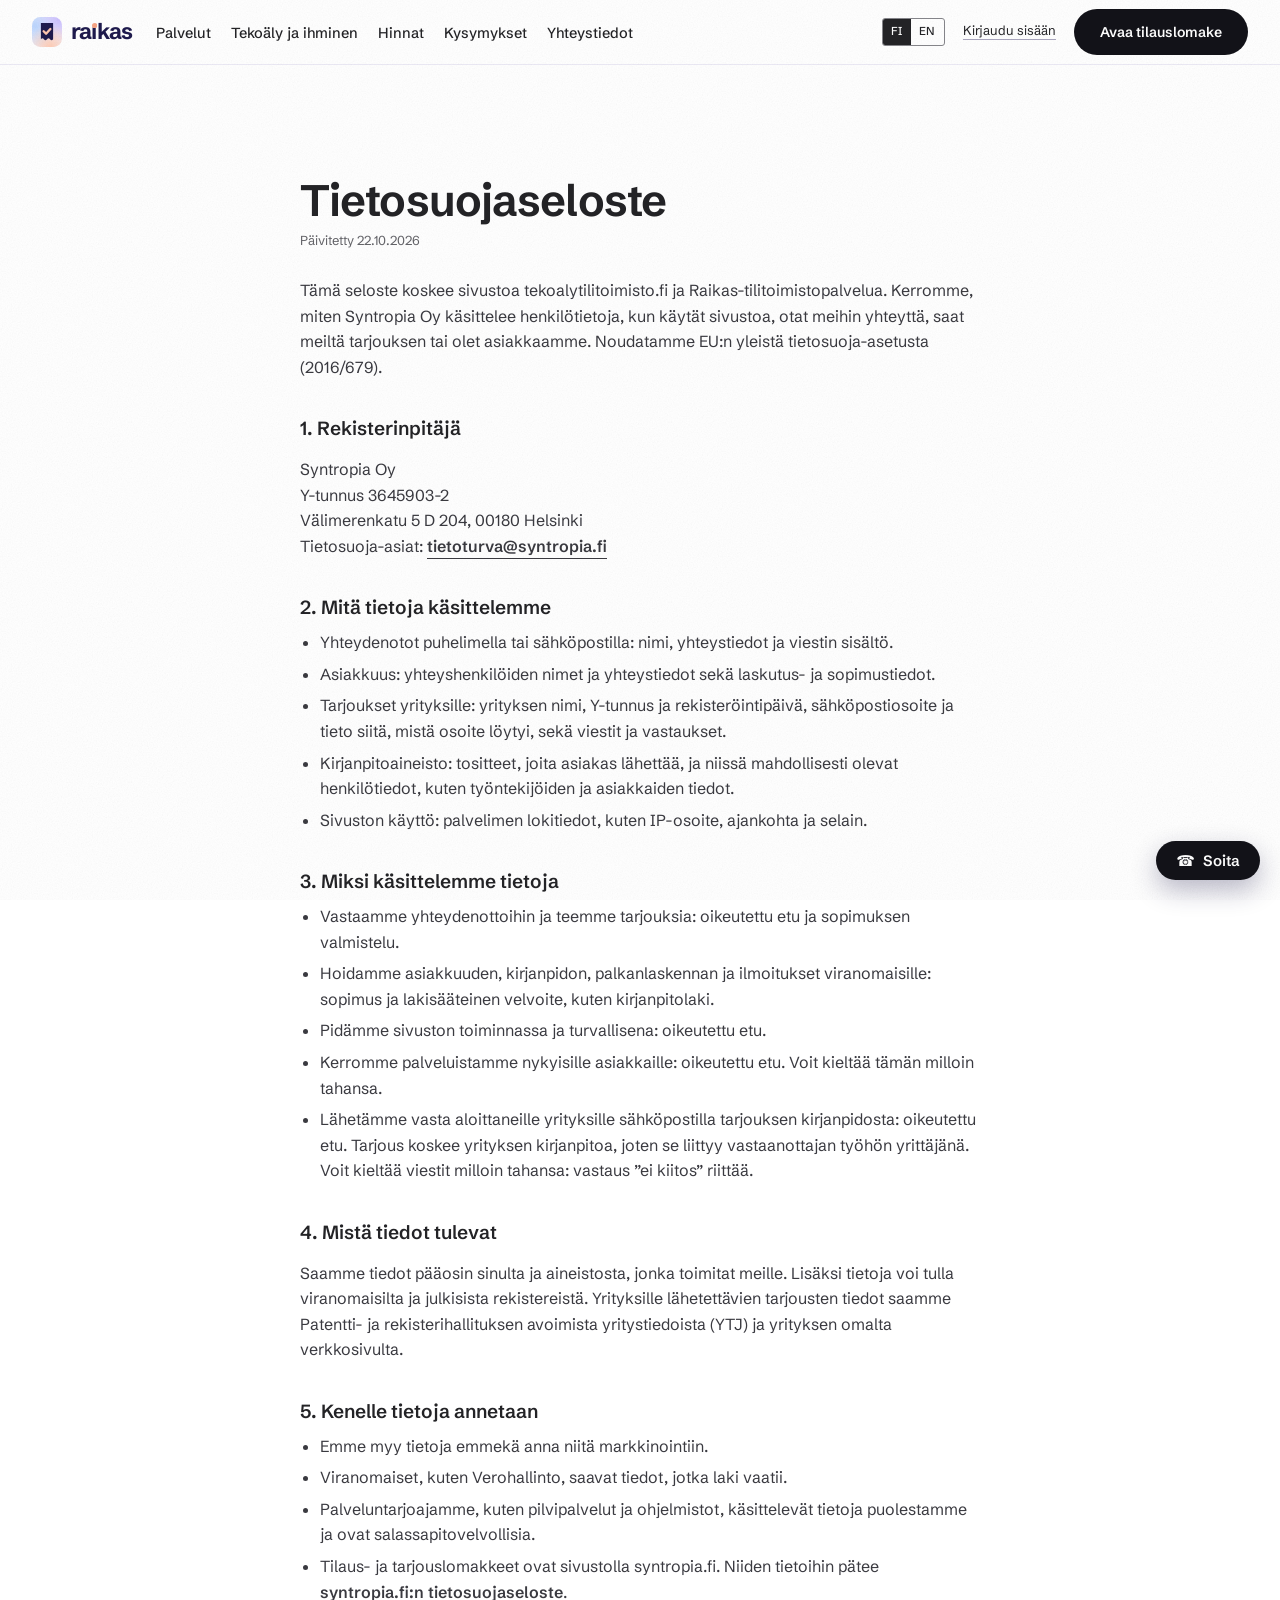
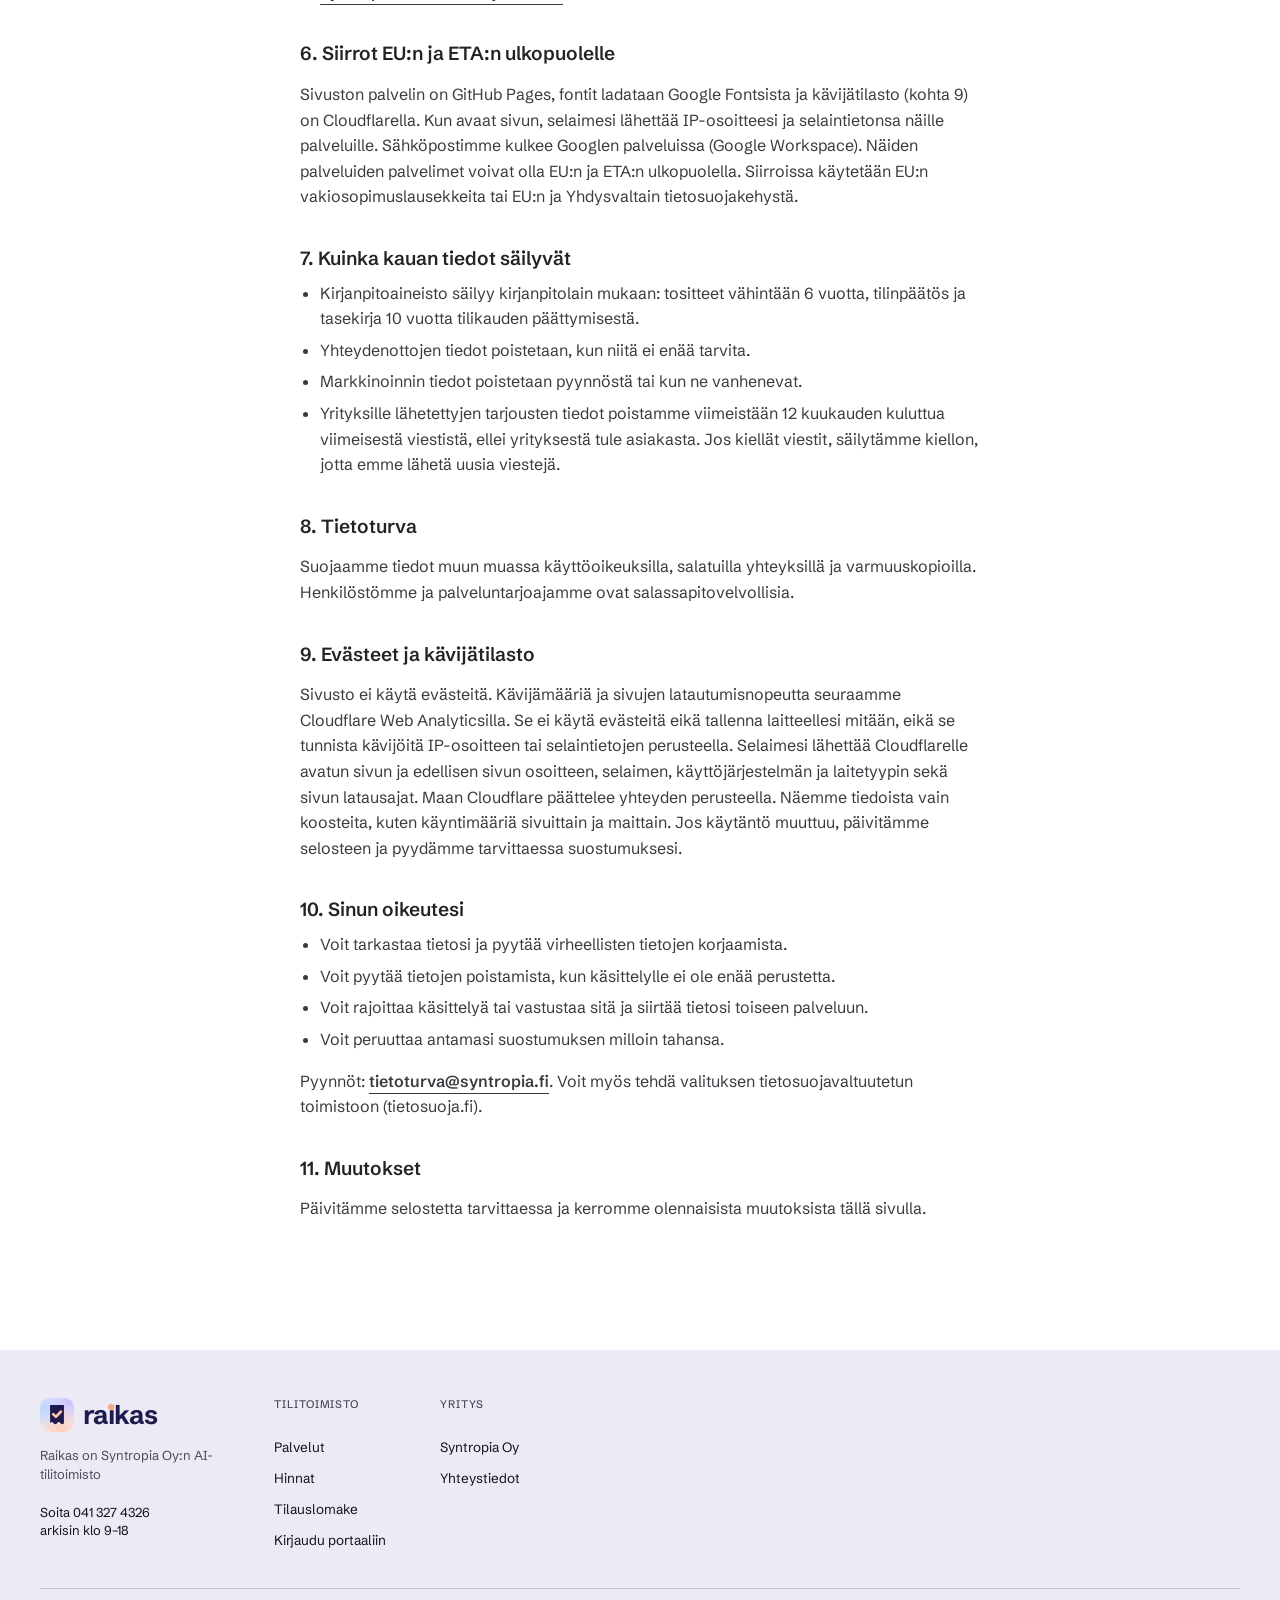
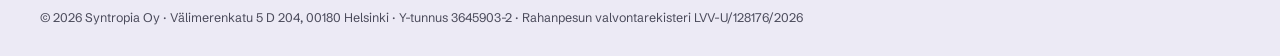
<file: tietosuoja.html>
<!doctype html>
<html lang="fi">
<head>
<meta charset="utf-8">
<meta name="viewport" content="width=device-width, initial-scale=1">
<title>Tietosuojaseloste · Raikas</title>
<link rel="icon" href="assets/raikas-32.png" sizes="32x32">
<link rel="icon" href="assets/raikas-192.png" sizes="192x192">
<link rel="apple-touch-icon" href="assets/raikas-512.png">
<meta name="theme-color" content="#F6F5FB">
<meta name="description" content="Miten Syntropia Oy käsittelee henkilötietoja sivustolla tekoalytilitoimisto.fi ja Raikas-palvelussa.">
<link rel="canonical" href="https://tekoalytilitoimisto.fi/tietosuoja.html">
<meta property="og:title" content="Raikas, AI-tilitoimisto">
<meta property="og:description" content="Miten Syntropia Oy käsittelee henkilötietoja sivustolla tekoalytilitoimisto.fi ja Raikas-palvelussa.">
<meta property="og:type" content="website">
<meta property="og:url" content="https://tekoalytilitoimisto.fi/tietosuoja.html">
<meta property="og:image" content="https://tekoalytilitoimisto.fi/assets/tilitoimisto/flow-hero-oma-d.jpg">
<meta property="og:image:alt" content="Asiakasportaalin Oma näkymä esimerkkiyrityksen luvuilla.">
<meta name="twitter:card" content="summary_large_image">
<link rel="alternate" hreflang="fi" href="https://tekoalytilitoimisto.fi/tietosuoja.html">
<link rel="alternate" hreflang="en" href="https://tekoalytilitoimisto.fi/en/privacy.html">
<link rel="alternate" hreflang="x-default" href="https://tekoalytilitoimisto.fi/tietosuoja.html">
<link rel="preconnect" href="https://fonts.googleapis.com">
<link rel="preconnect" href="https://fonts.gstatic.com" crossorigin>
<link href="https://fonts.googleapis.com/css2?family=Archivo:ital,wdth,wght@0,100..125,300..800;1,100..125,300..800&family=Schibsted+Grotesk:wght@400..800&family=IBM+Plex+Sans:wght@500&family=IBM+Plex+Mono:wght@400;500&family=Orbitron:wght@500&display=swap" rel="stylesheet">
<link rel="stylesheet" href="assets/syntropia.css">
<style>
/* Tilitoimistosivun omat osat: hintalaskuri, hintakortit ja lisät. Yhteiset osat ovat assets/syntropia.css:ssä. */
.hinnasto{display:grid;grid-template-columns:1fr 1fr;gap:56px;align-items:start}
.laskuri{background:var(--paper);border-radius:4px;padding:30px 32px 28px;display:flex;flex-direction:column;gap:14px}
.laskuri-rivi{display:flex;justify-content:space-between;align-items:baseline;gap:16px;font:500 12px/1.4 var(--mono);letter-spacing:.08em;text-transform:uppercase;color:var(--ink-2)}
.laskuri output{font:500 14px/1 var(--mono);letter-spacing:0;text-transform:none;color:var(--ink);white-space:nowrap}
.hinta{margin:4px 0 0;font-family:var(--d-family),system-ui,sans-serif;font-weight:var(--d-weight);font-stretch:var(--d-stretch);letter-spacing:var(--d-track);font-size:calc(104px * var(--d-scale));line-height:1;color:var(--blue)}
.hinta small{margin-left:10px;font:500 16px/1 var(--mono);letter-spacing:0;color:var(--muted)}
.laskuri input[type=range]{width:100%;margin:6px 0 0;accent-color:var(--blue)}
.asteikko{display:flex;justify-content:space-between;margin-top:-6px;font:400 11.5px/1 var(--mono);color:var(--muted)}
.vertailu{display:flex;justify-content:space-between;padding:12px 0;border-top:1px solid var(--line);border-bottom:1px solid var(--line);font:400 13px/1.4 var(--mono);color:var(--ink-2)}
.vertailu{gap:12px;align-items:baseline}
.vertailu b{font-weight:500;color:var(--ink);white-space:nowrap}
.vuosivertailu{border-top:1px solid var(--line);border-bottom:1px solid var(--line);padding:12px 0 10px}
.vv-otsikko{margin:0 0 8px;font:400 12px/1.5 var(--mono);color:var(--muted)}
.vv-rivi{display:flex;justify-content:space-between;align-items:baseline;gap:12px;padding:3px 0;font:400 14px/1.4 var(--mono);color:var(--ink-2)}
.vv-rivi b{font-weight:500;color:var(--ink);font-variant-numeric:tabular-nums;white-space:nowrap}
.vv-rivi.oma span,.vv-rivi.oma b{color:var(--blue,#1C3F95)}
.vv-rivi.oma b{font-weight:600}
.vertailu-lahde,.yli-sata{margin:0;font:400 12px/1.5 var(--mono);color:var(--muted)}
.vertailu-lahde a,.yli-sata a{color:inherit;text-decoration:underline;text-underline-offset:2px}
.laskuri .btn{align-self:flex-start;margin-top:6px}
.alv{margin:0;font:400 12px/1.5 var(--mono);color:var(--muted)}
.tarjousteksti{margin:4px 0 0;font-family:var(--d-family),system-ui,sans-serif;font-weight:var(--d-weight);font-stretch:var(--d-stretch);letter-spacing:var(--d-track);font-size:calc(40px * var(--d-scale));line-height:1.15;color:var(--ink)}
.pieni{margin:0 0 14px;font:500 12px/1.4 var(--mono);letter-spacing:.08em;text-transform:uppercase;color:var(--ink-2)}
.hintakortit{margin-top:72px}
/* Livessä näkyy vain aloittavan yrittäjän kortti (founder 4.10.2026): se on hintalaskurin levyinen, ei kolmannes. */
@media (min-width:901px){.hintakortit:has(> .card:only-child){grid-template-columns:1fr 1fr;gap:56px}}
.card .erittely{margin-top:auto;padding-top:0}
.erittely li span small{display:block;color:var(--muted);font-size:13px}
.lisat{display:grid;grid-template-columns:1fr 1fr;gap:56px;margin-top:72px}
.lisat .fineprint{margin:0}
.huom{margin:0;color:var(--muted);font-size:15px}
/* Kuu-kuva: musta taivas taustana, jos kuva latautuu hitaasti */
.split .pic.kuupic{background:#0b0b0d}
.split .pic.kuupic:has(img[src*="accounting-historia"]){background:#DCDCE1}
.split .pic.kuupic > img[src*="accounting-historia"]{object-fit:contain;filter:none}
.split .pic.kuupic > img{object-position:50% 35%}
.huom b{color:var(--ink)}
/* Erikoistarjous aloittavalle yritykselle (founder 5.10.2026): rauhallinen laatikko heron johdannon alla. */
.erikoistarjous{display:flex;flex-direction:column;gap:8px;padding:16px 18px 17px;background:var(--white);border-left:3px solid var(--blue);border-radius:2px}
.page-hero .side .erikoistarjous p{font-size:16px;line-height:1.5}
.erikoistarjous a{color:var(--blue);font-weight:600;border-bottom:1.5px solid currentColor;white-space:nowrap}
#aloittavalle{scroll-margin-top:72px}
@media (max-width:900px){
  .hinnasto,.lisat{grid-template-columns:1fr;gap:36px}
  .laskuri{padding:24px 20px}
  .hintakortit,.lisat{margin-top:48px}
}

/* Flow-uudistus 9.10.2026: faktarivi, työnjako, aineistoportaalin kuvat, vuosihinta, esimerkkitaulukko ja yhteyskanavat */
.page-hero.uusi .soita{font:400 14px/1.4 var(--sans);color:var(--ink-2)}
.page-hero.uusi .johdanto{max-width:60ch;margin:24px 0 0;font:400 19px/1.55 var(--sans);color:var(--ink-2)}
.page-hero.uusi .hintarivi a{color:inherit;text-decoration:underline;text-underline-offset:3px}
.faktarivi{background:var(--paper-2);border-top:1px solid var(--line);border-bottom:1px solid var(--line)}
.faktarivi .wrap{display:flex;flex-wrap:wrap;gap:8px 32px;padding-top:14px;padding-bottom:14px;font:400 12.5px/1.5 var(--mono);color:var(--ink-2)}
.faktarivi b{font-weight:500;color:var(--ink)}
.tyonjako{display:grid;grid-template-columns:1fr 1fr;gap:16px}
.tyonjako>div{background:var(--white,#FAFAFA);border:1px solid var(--line);border-radius:4px;padding:26px 28px}
.tyonjako h3{margin:0 0 12px;font:600 18px/1.3 var(--sans);color:var(--ink)}
.tyonjako ul{margin:0;padding-left:18px;color:var(--ink-2)}
.tyonjako li{margin:7px 0}
.portaalikuvat{margin:16px 0 0;padding:28px;display:grid;grid-template-columns:3fr 1fr;gap:24px;align-items:start;background:var(--paper-2);border:1px solid var(--line);border-radius:4px}
.portaalikuvat img{display:block;width:100%;height:auto;border:1px solid var(--line);border-radius:4px;background:#F5F6F8}
.portaalikuvat figcaption{grid-column:1/-1;font:400 12.5px/1.5 var(--mono);color:var(--muted)}
.hinta span{white-space:nowrap}
.vuosihinta{margin:-2px 0 0;font:400 13px/1.4 var(--mono);color:var(--ink-2)}
.vuosihinta span{font-weight:500;color:var(--ink)}
.esimerkkihinnat{margin:48px 0 40px}
.hintataulu{width:100%;border-collapse:collapse;margin-top:12px;font:400 14px/1.4 var(--mono);color:var(--ink)}
.hintataulu th{padding:10px 12px;border-bottom:1px solid var(--ink);text-align:left;font:500 11.5px/1.3 var(--mono);letter-spacing:.06em;text-transform:uppercase;color:var(--ink-2)}
.hintataulu td{padding:12px;border-bottom:1px solid var(--line)}
.hintataulu .luku{text-align:right}
/* Erikoistarjous korostettuna esimerkkitaulukossa (founder 9.10.2026, #2238) */
.hintataulu tr.erikois td{background:var(--white);font-weight:500}
.hintataulu tr.erikois td:first-child{border-left:3px solid var(--blue)}
.hintataulu tr.erikois small{display:block;margin-top:4px;font:400 12.5px/1.4 var(--sans);color:var(--ink-2)}
.hintataulu tr.erikois a{color:var(--blue);border-bottom:1px solid currentColor}
.hintataulu tr.pilotti small{display:block;margin-top:4px;font:400 12.5px/1.4 var(--sans);color:var(--ink-2)}
.hintataulu tr.pilotti a{color:var(--blue);border-bottom:1px solid currentColor}
/* Hintataulukon jatkeeksi pilottipaikka isommille ja monimutkaisille kirjanpidoille (founder 9.10.2026, #2264) */
.pilottirivi{margin:0;padding:14px 12px;border-bottom:1px solid var(--line);font:500 15px/1.4 var(--sans);color:var(--ink)}
.pilottirivi a{color:var(--blue);font-weight:600;border-bottom:1.5px solid currentColor;white-space:nowrap}
.ei-sisally{margin:14px 0 0;font:400 13.5px/1.5 var(--sans);color:var(--ink-2)}
.yhteys{display:grid;grid-template-columns:1.3fr 1fr;gap:48px;align-items:center}
.yhteys p{margin:12px 0 22px}
.yhteyskanavat{display:grid;gap:18px}
.yhteyskanavat>div{display:flex;flex-direction:column;gap:2px;padding-left:16px;border-left:1px solid var(--line);font:400 14px/1.45 var(--sans);color:var(--ink-2)}
.yhteyskanavat .kanava{font:500 11.5px/1.3 var(--mono);letter-spacing:.06em;text-transform:uppercase;color:var(--muted)}
.yhteyskanavat a{font:500 17px/1.4 var(--sans);color:var(--ink)}
@media (max-width:520px){.hinta small{display:block;margin:8px 0 0}}
@media (max-width:760px){.tyonjako,.yhteys{grid-template-columns:1fr}.hintataulu th:last-child,.hintataulu td:last-child{display:none}
  .portaalikuvat{grid-template-columns:1fr;padding:20px}.portaalikuvat .pk-kone{display:none}.portaalikuvat .pk-puhelin{max-width:290px;margin:0 auto}}

/* Kaksi palvelutasoa (founder 10.10.2026): tilitoimisto sekä tilitoimisto ja kuukausittainen tekoälykonsultointi */
.paketit{display:grid;grid-template-columns:1fr 1fr;gap:16px;margin:8px 0 48px}
.paketti{display:flex;flex-direction:column;gap:12px;background:var(--white,#FAFAFA);border:1px solid var(--line);border-radius:4px;padding:28px 30px}
.paketti.laajempi{border-top:3px solid var(--blue)}
.p-tunniste{font:500 12px/1.3 var(--mono);letter-spacing:.06em;text-transform:uppercase;color:var(--ink-2)}
.paketti h3{margin:0;font:600 21px/1.3 var(--sans);color:var(--ink)}
.paketti ul{margin:0;padding-left:18px;color:var(--ink-2)}
.paketti li{margin:6px 0}
.p-hinta{margin:auto 0 0;padding-top:10px;font:500 14px/1.5 var(--mono);color:var(--blue)}
.p-napit{display:flex;flex-wrap:wrap;align-items:center;gap:12px 22px}
.paketit-lisa{margin:-32px 0 48px;font-size:15px;color:var(--ink-2)}
#laskuri,#paketit{scroll-margin-top:72px}
@media (max-width:760px){.paketit{grid-template-columns:1fr}}
/* Verkkokaupan ostoskorinappi yläpalkissa (founder 10.10.2026), merkintä julkaisu/synkronoi-osat.py KORI */
/* Vainan mallin mukaan (founder 10.10.2026, vainagroup.com): täytetty nappi, jossa näkyy valitun paketin hinta */
.nav .kori{display:inline-flex;align-items:center;gap:7px;height:28px;margin-right:-16px;padding:0 12px 0 9px;border:1px solid var(--blue);border-radius:3px;background:var(--blue);color:#fff;font-size:12.5px;font-weight:500;line-height:1;white-space:nowrap;text-decoration:none;position:relative}
.nav .kori svg{width:16px;height:16px;flex:none}
.nav .kori b{font:400 12px/1 "IBM Plex Mono",ui-monospace,monospace}
.nav .kori b:empty,.nav .kori.valittu span{display:none}
.nav .kori:hover,.nav .kori:focus-visible{background:#2D2770;border-color:#2D2770}
@media (pointer:coarse){.nav .kori::after{content:"";position:absolute;left:0;right:0;top:-8px;bottom:-8px}}
/* 1081–1199 px: kuusi valikkokohtaa ja teksti eivät mahdu riville, joten pelkkä koriikoni */
@media (min-width:1081px) and (max-width:1199px){.nav .kori span,.nav .kori b{display:none}.nav .kori{padding:0 8px;margin-right:-20px}}
/* hinta on tekstiä leveämpi: 1200–1209 px hinta ei mahdu, joten koriikoni kuten yllä */
@media (min-width:1200px) and (max-width:1209px){.nav .kori.valittu b{display:none}.nav .kori.valittu{padding:0 8px;margin-right:-20px}}
@media (max-width:1080px){.nav .kori{margin-left:auto;margin-right:-20px}.nav .kori ~ .burger{margin-left:0}}
@media (max-width:1080px){.nav .kori ~ .burger{flex:none}}
@media (max-width:360px){.nav .kori span{font-size:12px}.nav .kori b{font-size:11px}.nav .kori{padding:0 10px 0 8px;gap:6px;margin-right:-36px}}
/* kielivalitsimen kanssa kapealla puhelimella korissa lukee "Tilaa" (12.10.2026) */
@media (max-width:480px){.nav .kori .k-pitka{display:none}}
/* kielivalitsimen kanssa korin teksti ei mahdu myöskään 1200–1279 px:ssä, joten pelkkä koriikoni */
@media (min-width:1200px) and (max-width:1279px){.nav:has(.cta) .kori span,.nav:has(.cta) .kori b{display:none}.nav:has(.cta) .kori{padding:0 8px;margin-right:-20px}}

.page-hero.uusi .hero-ruudukko{display:grid;grid-template-columns:minmax(0,1fr) 330px;gap:40px 56px;align-items:start}
.kampanjakortti{margin-top:6px;padding:24px 26px 26px;background:var(--white);border:1px solid var(--line);border-top:3px solid var(--blue);border-radius:2px}
.kampanjakortti .k-merkki{font:500 11.5px/1.4 var(--mono);letter-spacing:.1em;text-transform:uppercase;color:var(--blue)}
.kampanjakortti .k-kenelle{margin:10px 0 0;font:500 19px/1.3 var(--sans);color:var(--ink)}
.kampanjakortti .k-hinta{margin:14px 0 0;font-family:var(--d-family),system-ui,sans-serif;font-weight:var(--d-weight);font-stretch:var(--d-stretch);letter-spacing:var(--d-track);font-size:calc(64px * var(--d-scale));line-height:1;color:var(--blue)}
.kampanjakortti .k-hinta small{margin-left:8px;font:500 14px/1 var(--mono);letter-spacing:0;color:var(--muted)}
.kampanjakortti .k-ehto{margin:12px 0 18px;font:400 12.5px/1.5 var(--mono);color:var(--muted)}
@media (max-width:960px){.page-hero.uusi .hero-ruudukko{grid-template-columns:1fr}.kampanjakortti{max-width:420px}}
.kampanja{display:none;align-items:stretch;margin:22px 0 0;border:1px solid var(--red);border-radius:2px;background:var(--white);color:var(--ink);text-decoration:none;max-width:100%}
.kampanja .k-merkki{display:flex;align-items:center;padding:0 12px;background:var(--red);color:#fff;font:500 11.5px/1 var(--mono);letter-spacing:.1em;text-transform:uppercase}
.kampanja .k-teksti{padding:11px 14px;font:400 16px/1.35 var(--sans)}
.kampanja .k-teksti b{font-weight:600;color:var(--blue);white-space:nowrap}
.kampanja .arr{display:flex;align-items:center;padding:0 14px 0 0;color:var(--red)}
@media (max-width:720px){.kampanjakortti{display:none}.kampanja{display:inline-flex}}
</style>
<style>/* Aineistoportaalin ohjelinkit (founder 10.10.2026) */
.step .textlink{display:inline-block;margin-top:16px;font-size:14px}
.paketti li .textlink{font-weight:500}
</style>
<style>
/* Uusi Flow-luonnos 11.10.2026 (ymmarrettavat-verkkosivut): kolme vaihetta oikein tuotekuvin */
.vaiheet{list-style:none;margin:0;padding:0;display:grid;grid-template-columns:repeat(3,minmax(0,1fr));gap:32px}
.vaihe{display:flex;flex-direction:column;gap:20px}
.vk{margin:0;aspect-ratio:1/1;display:flex;align-items:center;justify-content:center;padding:18px;background:#EEF0F4;border:1px solid var(--line);border-radius:6px;overflow:hidden}
.vk img{display:block;max-width:100%;max-height:100%;width:auto;height:auto;border:1px solid #D9DCE3;border-radius:4px;background:#F5F6F8}
.vk.valmis{background:var(--white,#FAFAFA)}
.vk.valmis ul{list-style:none;margin:0;padding:0;display:grid;gap:16px;font:500 17px/1.3 var(--mono);color:var(--ink)}
.vk.valmis li{display:flex;align-items:center;gap:12px}
.vk.valmis li::before{content:"\2713";display:inline-grid;place-items:center;width:28px;height:28px;border:1.5px solid var(--blue);border-radius:50%;color:var(--blue);font-size:14px}
.vt .n{display:block;margin-bottom:10px;font:500 13px/1 var(--mono);color:var(--blue)}
.vt h3{margin:0;font:600 20px/1.3 var(--sans);color:var(--ink)}
.vt p{margin:8px 0 0;color:var(--ink-2)}
.vaihe-linkki{margin:32px 0 0}
.hintataulukko{margin-top:22px;border-top:1px solid var(--line)}
.hintataulukko summary{cursor:pointer;padding:14px 0;font:600 15px/1.3 var(--sans);color:var(--ink)}
.hintataulukko .hintataulu{margin-top:4px}
.page-hero .perushinta{margin:22px 0 0;font:500 17px/1.4 var(--sans);color:var(--ink-2)}
.page-hero .perushinta b{margin-left:6px;font:500 24px/1.2 var(--mono);color:var(--blue);white-space:nowrap}
.page-hero .perushinta .vuosi{display:block;margin-top:4px;font:400 13px/1.5 var(--mono);color:var(--muted)}
/* Founder 11.10.2026: kolme vaihtoehtoa (kampanja, perushinta, pilotti) ja konsultointi Lite ja Pro */
.paketit.kolme{grid-template-columns:repeat(3,minmax(0,1fr))}
.paketti .p-napit{margin-top:auto;padding-top:6px}
.p-iso{margin:4px 0 0;font:400 44px/1.1 var(--mono);letter-spacing:-.02em;color:var(--blue)}
.p-iso small{display:inline-block;margin-left:8px;font:400 14px/1.3 var(--mono);letter-spacing:0;color:var(--muted)}
.p-ehto{margin:0;font:400 15px/1.5 var(--sans);color:var(--ink-2)}
.p-vuosi{margin:-4px 0 0;font:400 13px/1.4 var(--mono);color:var(--muted)}
#ihminen .osio-head{margin-bottom:20px}
.ihminen-yhteys{margin:0;font:500 18px/1.6 var(--sans);color:var(--ink)}
.p-tavoite{margin:0;font:600 15px/1.5 var(--sans);color:var(--ink)}
.paikka{background:#FFF3C4;color:var(--ink);padding:0 4px;border-radius:2px}
.sisaltyy{margin-top:40px}
@media (min-width:901px){.sisaltyy .checklist{display:grid;grid-template-columns:repeat(4,minmax(0,1fr));gap:0 24px;border-bottom:1px solid var(--line)}.sisaltyy .checklist li{border-bottom:0}}
.sisaltyy .huom{margin-top:14px}
@media (max-width:900px){.paketit.kolme{grid-template-columns:minmax(0,1fr)}}
@media (max-width:900px){.vaiheet{grid-template-columns:1fr;gap:44px}.vk{aspect-ratio:auto;max-width:440px}}
</style>
<style>
/* Flow-hero B (15.10.2026): tummansininen hero ja LinkedIn-kansikuvan kuvitus. Rajattu .fh-tumma-heroon. */
.page-hero.fh-tumma{background:#1E1A4D;color:#fff}
.page-hero.fh-tumma .tila,.page-hero.fh-tumma h1 .harmaa,.page-hero.fh-tumma .johdanto,.page-hero.fh-tumma .perushinta span,.page-hero.fh-tumma .perushinta .vuosi,.page-hero.fh-tumma .soita{color:#C3CFE2}
.page-hero.fh-tumma h1,.page-hero.fh-tumma .perushinta b{color:#fff}
.page-hero.fh-tumma .textlink,.page-hero.fh-tumma .soita a{color:#fff;border-color:rgba(255,255,255,.6)}
.page-hero.fh-tumma .btn-blue{box-shadow:0 0 0 1px rgba(255,255,255,.35)}
.page-hero.fh-tumma .textlink:focus-visible,.page-hero.fh-tumma .btn:focus-visible{outline:2px solid #fff;outline-offset:3px}
.fh-oikea{display:flex;flex-direction:column;gap:18px;align-self:center}
.fh-taide{position:relative;width:100%;aspect-ratio:760/440}
.fh-viivat{position:absolute;inset:0;width:100%;height:100%}
.fh-puhelin{position:absolute;left:39.47%;top:8.2%;width:22.37%;height:auto;border-radius:6px;border:1px solid rgba(255,255,255,.25)}
.fh-oikea .kampanjakortti{color:#14161a}
@media(max-width:860px){.fh-taide{display:none}}
.page-hero.fh-tumma{background:#fff!important;padding-top:0!important;position:relative}
.page-hero.fh-tumma::before{content:"";display:block;height:300px;background:url(assets/tilitoimisto/flow-hero-toimisto.jpg) center 55%/cover;background-image:image-set(url(assets/tilitoimisto/flow-hero-toimisto.webp) type("image/webp"),url(assets/tilitoimisto/flow-hero-toimisto.jpg) type("image/jpeg"))}
.page-hero.fh-tumma>.wrap{position:relative;margin-top:-80px;background:#1E1A4D;padding:32px 48px 56px;max-width:1120px;outline:6px solid #fff}
.fh-ylarivi{position:absolute;top:22px;right:28px;margin:0;padding:0;border:0;z-index:2}
.fh-ylarivi .oik{display:flex;align-items:center;gap:18px;font:400 13px/1 var(--mono);color:#C3CFE2}
.fh-ylarivi a{color:#fff;text-decoration:none}.fh-ylarivi .fh-kieli b{color:#fff}.fh-ylarivi .fh-kieli a{color:#C3CFE2}
.fh-ylarivi .kirj{border-bottom:1px solid rgba(255,255,255,.5);padding-bottom:2px}
@media(max-width:860px){.page-hero.fh-tumma::before{height:220px;background-position:8% 45%}.page-hero.fh-tumma>.wrap{margin:-40px 12px 0;padding:44px 20px 36px!important}.fh-ylarivi{top:14px;right:16px}.fh-ylarivi .oik{gap:12px;font-size:12px}}
:root{--paper:#F7F3EC;--white:#FCFAF6;--paper-2:#EFE8DC;--line:#E2DACB}
body{background:var(--paper)}
.osio .eyebrow.blue::before{background:#1E1A4D}
.osio-head p{color:#48484B}
.vaihe .vk{background:#F1EBE0;border-radius:6px;overflow:hidden}
#ihminen,#people{background:#F1EBE0}
.ihminen-ruudukko{display:grid;grid-template-columns:minmax(0,1.15fr) minmax(0,.85fr);gap:64px;align-items:center}
.ihminen-ruudukko .h2{margin-bottom:18px}.ihminen-ruudukko p{color:#48484B;max-width:56ch;margin:0}
.ihminen-puhelin{display:flex;flex-direction:column;gap:8px;padding:36px 36px 32px;background:#fff;border-left:4px solid #1E1A4D;border-radius:6px}
.ihminen-puhelin span{font:400 14px/1.5 var(--mono);color:#636368}
.ihminen-puhelin>a{font:500 clamp(28px,3.4vw,40px)/1.15 var(--mono);color:#1E1A4D;text-decoration:none;white-space:nowrap}
@media(max-width:860px){.ihminen-ruudukko{grid-template-columns:1fr;gap:28px}.ihminen-puhelin{padding:24px 22px}}
.cta-band.yhteys-band{background:#FCFAF6}
footer{background:#1E1A4D!important;color:#C3CFE2}
footer .base{border-color:rgba(255,255,255,.15)}
footer .f-kieli{margin-top:18px;font:400 13px/1.4 var(--mono)}footer .f-kieli a{color:#fff}
.page-hero.fh-tumma>.wrap{background:#1F4E8C!important}
.page-hero.fh-tumma .tila,.page-hero.fh-tumma h1 .harmaa,.page-hero.fh-tumma .johdanto,.page-hero.fh-tumma .perushinta span,.page-hero.fh-tumma .perushinta .vuosi,.page-hero.fh-tumma .soita,.page-hero.fh-tumma .fh-ylarivi .oik,.page-hero.fh-tumma .fh-kieli a{color:#C3CFE2!important}
.page-hero.fh-tumma .btn-blue{background:#0B1B36!important;color:#fff!important;box-shadow:none!important}
.page-hero.fh-tumma .btn-blue:hover{background:#132A52!important}
.fh-puhelin{border-color:rgba(255,255,255,.4)}
.page-hero .johdanto+.johdanto-2{margin-top:14px}

/* LUONNOS 15.10.2026: Flow minttu (variantti A), teal-grey -pohja */
:root{--blue:#1E1A4D!important;--blue-deep:#1E1A4D!important;--red:#5B3FD9!important;--red-deep:#5B3FD9!important}
.page-hero.fh-tumma>.wrap{background:#4E7470!important}
.page-hero.fh-tumma h1,.page-hero.fh-tumma .perushinta b,.page-hero.fh-tumma .fh-ylarivi a,.page-hero.fh-tumma .fh-ylarivi .fh-kieli b,.page-hero.fh-tumma .textlink,.page-hero.fh-tumma .soita a{color:#FFFFFF!important;border-color:#FFFFFF99!important}
.page-hero.fh-tumma .tila,.page-hero.fh-tumma h1 .harmaa,.page-hero.fh-tumma .johdanto,.page-hero.fh-tumma .perushinta span,.page-hero.fh-tumma .perushinta .vuosi,.page-hero.fh-tumma .soita,.page-hero.fh-tumma .fh-ylarivi .oik,.page-hero.fh-tumma .fh-ylarivi .fh-kieli a{color:#F0F4F3!important}
.page-hero.fh-tumma .btn:focus-visible,.page-hero.fh-tumma .textlink:focus-visible{outline-color:#FFFFFF!important}
.btn.btn-blue,.btn.btn-red,.page-hero.fh-tumma .btn-blue{background:#E9B872!important;color:#2E2A26!important;box-shadow:inset 0 0 0 1.5px #2E2A2633!important}
.page-hero.fh-tumma .fh-vasen .btn-blue,.page-hero.fh-tumma .wrap>div>.btn-blue{box-shadow:none!important}
.btn.btn-blue:hover,.btn.btn-red:hover,.page-hero.fh-tumma .btn-blue:hover{background:#E0A95A!important}
.btn .arr{color:inherit!important}
.kampanjakortti{border-top-color:#8B74F0!important}
.kampanjakortti .k-merkki,.p-tunniste.fh-akk{color:#5B3FD9!important}
.kampanja{border-color:#8B74F0!important}
.kampanja .k-merkki{background:#5B3FD9!important;color:#fff!important}
.kampanja .arr{color:#5B3FD9!important}
.eyebrow::before{background:#8B74F0!important}
.osio .eyebrow.blue::before{background:#1E1A4D!important}
.hero h1 em,.page-hero h1 em,.fly a:hover{color:#5B3FD9!important}
.ihminen-puhelin{border-left-color:#8B74F0!important}.ihminen-puhelin>a{color:#1E1A4D!important}
footer{background:#2C3E3C!important;color:#D9E0DE!important}
footer h4,footer .f-tagline,footer .base p{color:#D9E0DE!important;opacity:.85}
.page-hero.fh-tumma::before{background-image:url(assets/tilitoimisto/flow-hero-toimisto-v4.jpg)!important;background-image:image-set(url(assets/tilitoimisto/flow-hero-toimisto-v4.webp) type("image/webp"),url(assets/tilitoimisto/flow-hero-toimisto-v4.jpg) type("image/jpeg"))!important;background-position:78% 60%!important}
@media(max-width:860px){.page-hero.fh-tumma::before{background-position:84% 60%!important}}

/* KIRKKAAMPI a minttu */
:root{--paper:#FFFFFF!important;--white:#FFFFFF!important;--paper-2:#F8F6F2!important;--line:#E6E1D8!important}
body{background:#FFFFFF!important}
.vaihe .vk{background:#F6F3EE!important}
#ihminen,#people{background:#F7F6FB!important}
.cta-band.yhteys-band,.faktarivi{background:#FBFAF7!important}
section,.osio{background-color:transparent}
.page-hero.fh-tumma>.wrap{background:#F6F5FB!important;box-shadow:none!important}
.page-hero.fh-tumma h1,.page-hero.fh-tumma .perushinta b,.page-hero.fh-tumma .fh-ylarivi a,.page-hero.fh-tumma .fh-ylarivi .fh-kieli b,.page-hero.fh-tumma .textlink,.page-hero.fh-tumma .soita a{color:#121218!important;border-color:#12121899!important}
.page-hero.fh-tumma .tila,.page-hero.fh-tumma h1 .harmaa,.page-hero.fh-tumma .johdanto,.page-hero.fh-tumma .perushinta span,.page-hero.fh-tumma .perushinta .vuosi,.page-hero.fh-tumma .soita,.page-hero.fh-tumma .fh-ylarivi .oik,.page-hero.fh-tumma .fh-ylarivi .fh-kieli a{color:#4A4A5A!important}
.page-hero.fh-tumma .btn:focus-visible,.page-hero.fh-tumma .textlink:focus-visible{outline-color:#121218!important}
.btn.btn-blue,.btn.btn-red,.page-hero.fh-tumma .btn-blue{background:#121218!important;color:#FFFFFF!important;box-shadow:none!important}
.btn.btn-blue:hover,.btn.btn-red:hover,.page-hero.fh-tumma .btn-blue:hover{background:#2A2A35!important}
.kampanjakortti{background:#FFFFFF!important}
footer{background:#ECEAF5!important;color:#121218!important;padding:48px 0 28px!important}
footer a,footer .f-kieli a{color:#121218!important}
footer h4,footer .f-tagline,footer .base p,footer li{color:#4A4A5A!important;opacity:1!important}
footer .base{margin-top:36px!important;border-color:#3A5A5644!important}
footer .word img{filter:invert(1) brightness(.35)}
</style>
<style id="flow-moderni">
/* Flow moderni 15.10.2026: split-hero, pillinapit, pyöristetyt kortit, lämmin kaista, Kirjanpitäjäsi-kortti */
:root{--mono:var(--sans)}
/* 7 split hero */
.page-hero.fh-tumma::before{display:none!important}
.page-hero.fh-tumma{background:#F6F5FB!important;padding:0 0 56px!important}
.page-hero.fh-tumma>.wrap{margin-top:0!important;outline:none!important;max-width:1200px!important;padding:72px 32px 0!important}
.hero-ruudukko{display:grid!important;grid-template-columns:minmax(0,1.05fr) minmax(0,.95fr)!important;grid-template-areas:"teksti kuva" "taide kortti";gap:40px 56px!important;align-items:start}
.hero-ruudukko>div:first-child{grid-area:teksti}
.fh-oikea{display:contents!important}
.fh-taide{grid-area:taide;transform:none!important;align-self:center;background:#fff;border-radius:22px;box-shadow:0 12px 40px rgba(30,26,77,.10);padding:12px}
.hero-ruudukko .kampanjakortti{grid-area:kortti;align-self:center}
.hero-kuva{grid-area:kuva;margin:0;border-radius:24px;overflow:hidden;height:100%;min-height:520px;box-shadow:0 18px 50px rgba(30,26,77,.18)}
.hero-kuva img{width:100%;height:100%;object-fit:cover;object-position:80% 55%;display:block}
/* 1 headline */
.otsikko{font-size:clamp(40px,5.2vw,68px)!important;letter-spacing:-.03em!important;line-height:1.02!important;font-weight:650!important;margin-bottom:16px!important}
.alaotsikko{font:500 clamp(19px,1.8vw,24px)/1.35 var(--sans);color:#4A4A5A;margin:0 0 18px;letter-spacing:-.01em;max-width:30ch}
.persoona{display:inline-block;margin:0 0 22px;padding:8px 16px;border-radius:999px;background:#fff;color:#5B3FD9;font:600 15px/1.3 var(--sans);box-shadow:0 2px 10px rgba(168,89,42,.12)}
/* 2 flow lines + bigger app */
.fh-puhelin{width:30%!important;left:35%!important;top:2%!important;border-radius:14px!important;box-shadow:0 14px 32px rgba(30,26,77,.25)}
/* 3 pill buttons, cards */
.btn{border-radius:999px!important;padding-left:26px!important;padding-right:26px!important;transition:transform .18s ease,box-shadow .18s ease,background .18s}
.btn:hover{transform:translateY(-2px);box-shadow:0 10px 22px rgba(30,26,77,.22)!important}
.kampanjakortti,.paketti,.ihminen-puhelin,.kp-kortti{border-radius:20px!important;box-shadow:0 12px 36px rgba(30,26,77,.10)!important;border-top-width:0!important}
.paketti{transition:transform .2s}.paketti:hover{transform:translateY(-3px)}
.vaihe .vk{border-radius:18px!important}
.kampanja{border-radius:999px!important;overflow:hidden}
/* 4 sans prices */
.k-hinta,.p-iso,.perushinta b,.hinta{font-family:var(--sans)!important;font-weight:650!important;letter-spacing:-.03em!important}
/* 8 trust strip */
.luottamus{background:#fff;border-bottom:1px solid #ECEAF5}
.luottamus .wrap{display:flex;flex-wrap:wrap;gap:10px 14px;padding-top:18px;padding-bottom:18px}
.luottamus span.t{display:inline-block;padding:8px 14px;border-radius:999px;background:#F7F6FB;color:#121218;font:400 14px/1.3 var(--sans)}
.luottamus span.t::before{content:"✓ ";color:#121218;font-weight:700}
/* 6 warm band */
#nain-se-toimii,#how-it-works{background:#F3F0FB!important}
#nain-se-toimii .vaihe .vk,#how-it-works .vaihe .vk{background:#fff!important}
/* 5 accountant card + fab */
.ihminen-ruudukko>div:last-child,.ihminen-oikea{display:flex;flex-direction:column;gap:16px}
.kp-kortti{background:#fff;padding:24px 28px}
.kp-ylä{display:flex;gap:16px;align-items:center}
.kp-av{width:56px;height:56px;border-radius:50%;display:grid;place-items:center;background:#121218;color:#fff;font:600 19px/1 var(--sans)}
.kp-rooli{font:500 13px/1.3 var(--sans);color:#5B3FD9;text-transform:uppercase;letter-spacing:.08em}
.kp-nimi{font:600 19px/1.4 var(--sans);color:#121218}
.kp-lupaus{margin:14px 0 0!important;color:#4A4A5A!important}
.soita-fab{position:fixed;right:20px;bottom:20px;z-index:40;display:inline-flex;gap:8px;align-items:center;padding:12px 20px;border-radius:999px;background:#121218;color:#fff;font:600 15px/1 var(--sans);text-decoration:none;box-shadow:0 10px 26px rgba(30,26,77,.3);transition:transform .18s}
.soita-fab:hover{transform:translateY(-2px)}
/* 10 motion */
@media (prefers-reduced-motion:no-preference){
 .js-fade{opacity:0;transform:translateY(18px);transition:opacity .7s ease,transform .7s ease}
 .js-fade.nakyy{opacity:1;transform:none}
 .fh-viivat polyline{stroke-dasharray:900;stroke-dashoffset:900;animation:piirra 2.4s ease forwards}
 @keyframes piirra{to{stroke-dashoffset:0}}
}
@media(max-width:860px){
 .page-hero.fh-tumma>.wrap{padding:56px 18px 0!important;margin:0!important}
 .hero-ruudukko{grid-template-columns:minmax(0,1fr)!important;grid-template-areas:"kuva" "teksti" "kortti"}
 .hero-kuva{min-height:260px;height:260px}
 .fh-taide{display:none}
 .soita-fab{right:14px;bottom:14px}
 .hero-ruudukko>div:first-child{min-width:0}.kampanja{max-width:100%}.kampanja .k-teksti{white-space:normal;min-width:0}
}
.page-hero .johdanto.johdanto-2{background:#FFFFFF!important;border-radius:18px;padding:16px 20px;margin-top:16px!important;box-shadow:0 6px 20px rgba(30,26,77,.08);color:#4A4A5A!important}
</style>
<style id="luonnos-flow-ehdotukset">
/* HQ #18518: iso näkymäkuva selainikkunassa */
.page-hero.fh-tumma>.wrap{max-width:1320px!important}
@media (min-width:961px){.hero-ruudukko{grid-template-columns:minmax(0,1fr) minmax(0,1.12fr)!important;gap:40px 48px!important}}
.hero-ikkuna{grid-area:kuva;align-self:center;margin:0;min-width:0}
.hero-ikkuna .hi-palkki{display:flex;align-items:center;gap:6px;height:30px;padding:0 12px;background:#F7F6FB;border-radius:14px 14px 0 0;border:1px solid #DEDAF0;border-bottom:0}
.hero-ikkuna .hi-palkki i{width:9px;height:9px;border-radius:50%;background:#C9D5D2}
.hero-ikkuna .hi-palkki span{margin-left:10px;padding:3px 12px;border-radius:999px;background:#fff;font:400 11.5px/1.3 "IBM Plex Mono",monospace;color:#6B6B7B}
.hero-ikkuna img{display:block;width:100%;height:auto;border:1px solid #DEDAF0;border-top:0;border-radius:0 0 14px 14px;box-shadow:0 24px 60px rgba(30,26,77,.20)}
.hero-ikkuna figcaption{margin:14px 2px 0;font:500 14px/1.45 var(--sans);color:#4A4A5A}
.hero-ikkuna .hi-kuva{position:relative}
/* HQ #18547: tilitoimistofiilis */
.tt-rivi{margin:0 0 12px;font:500 14px/1.3 var(--sans);color:#121218}
.tt-leima{display:inline-block;margin-right:10px;padding:4px 10px;border:1.5px solid #121218;border-radius:4px;font:600 12px/1.2 var(--sans);letter-spacing:.12em;text-transform:uppercase;color:#121218;vertical-align:1px}
.tt-tunniste{margin:18px 0 0;font:400 13px/1.5 var(--sans);color:#4A4A5A}
.hero-ikkuna{position:relative;padding-top:104px}
.hero-ikkuna>.hi-palkki,.hero-ikkuna>.hi-kuva{position:relative;z-index:2}
.hi-paperi{position:absolute;z-index:1;top:0;right:3%;width:44%;height:220px;padding:16px 20px;background:#FFFDF8;border:1px solid #E2DCCF;border-radius:4px;transform:rotate(2.5deg);box-shadow:0 10px 26px rgba(30,26,77,.14);display:flex;flex-direction:column;gap:6px;font:400 12px/1.35 var(--sans);color:#3A3A3E}
.hi-paperi b{font:600 14px/1.25 var(--sans);color:#232326}
.hi-paperi span{color:#6B6B70;margin-bottom:6px}
.hi-paperi i{font-style:normal;display:flex;justify-content:space-between;border-top:1px solid #EEE8DC;padding-top:5px}
.hi-paperi em{font-style:normal}
.hi-kuitti{position:absolute;z-index:1;top:14px;left:37%;width:17%;min-width:100px;height:150px;padding:12px 12px;background:#fff;border:1px solid #E4E4E8;transform:rotate(-6deg);box-shadow:0 8px 20px rgba(30,26,77,.12);display:flex;flex-direction:column;gap:4px;font:400 11px/1.3 "IBM Plex Mono",monospace;color:#4A4A4F;clip-path:polygon(0 0,100% 0,100% 94%,92% 100%,84% 94%,76% 100%,68% 94%,60% 100%,52% 94%,44% 100%,36% 94%,28% 100%,20% 94%,12% 100%,4% 94%,0 100%)}
.hi-kuitti b{font:600 11.5px/1.3 "IBM Plex Mono",monospace;color:#232326}
.hi-kp{position:absolute;z-index:3;left:-24px;top:4px;display:flex;gap:12px;align-items:center;padding:12px 18px 12px 12px;background:#fff;border-radius:16px;box-shadow:0 14px 34px rgba(30,26,77,.22);font:400 14px/1.3 var(--sans)}
.hi-kp-kuva{width:52px;height:52px;border-radius:50%;display:grid;place-items:center;flex:none;font:500 10px/1 var(--sans);color:#6B6B7B}
.hi-kp small{display:block;font:600 11px/1.3 var(--sans);letter-spacing:.08em;text-transform:uppercase;color:#5B3FD9}
.hi-kp b{display:block;font:600 16px/1.3 var(--sans);color:#121218}
.hi-kp a{color:#121218;font-weight:600;text-decoration:none}
@media (max-width:1100px){.hi-kp{left:0}.hi-kuitti{display:none}.hi-paperi{width:50%}}
@media (max-width:560px){.hero-ikkuna{padding-top:0}.hi-paperi{display:none}.hi-kp{position:static;margin:0 0 14px;box-shadow:0 8px 20px rgba(30,26,77,.14)}.tt-tunniste{font-size:12px}}
.hero-ikkuna .hi-vapaa{position:absolute;top:89.5%;right:8%;transform:translateY(-50%);padding:5px 12px;border-radius:999px;background:#FFF6EC;border:1.5px solid #5B3FD9;color:#5B3FD9;font:600 13px/1.2 var(--sans);box-shadow:0 4px 14px rgba(168,89,42,.18);white-space:nowrap}
@media (max-width:960px){.hero-ruudukko{grid-template-columns:minmax(0,1fr)!important}.hero-ikkuna{max-width:640px}}
@media (max-width:560px){.hero-ikkuna .hi-palkki{height:24px;padding:0 9px}.hero-ikkuna .hi-palkki i{width:7px;height:7px}.hero-ikkuna .hi-palkki span{font-size:10.5px;padding:2px 9px}.hero-ikkuna figcaption{font-size:13px}.hero-ikkuna .hi-vapaa{font-size:10.5px;padding:3px 8px;border-width:1px}}
.luonnosmerkki{position:fixed;left:12px;top:12px;z-index:50;padding:6px 10px;border-radius:4px;background:#232326;color:#fff;font:500 11px/1.3 "IBM Plex Mono",monospace;letter-spacing:.04em}
.vahvista{background:#FFF2A8;outline:1px dashed #5B3FD9;outline-offset:2px}
.hero-ruudukko{grid-template-areas:"teksti kuva"!important}
.hero-tuote{grid-area:kuva;justify-self:center;align-self:center;margin:0;width:100%;max-width:400px;padding:16px 16px 12px;background:#fff;border-radius:24px;box-shadow:0 18px 50px rgba(30,26,77,.16)}
.hero-tuote img{display:block;width:100%;height:auto;border-radius:12px}
.hero-tuote figcaption{margin:10px 4px 0;font:400 12px/1.4 "IBM Plex Mono",monospace;color:#6B6B7B}
.page-hero .kampanja{display:inline-flex}
@media (max-width:960px){.hero-ruudukko{grid-template-areas:"teksti" "kuva"!important}.hero-tuote{max-width:360px}}
.kp-av.kp-kuva{padding:0;overflow:hidden;background:#F7F6FB}
.kp-av.kp-kuva img{display:block;width:100%;height:100%;object-fit:cover}
.tyonjako{display:grid;grid-template-columns:1fr 1fr;gap:24px;margin-top:8px}
.tyonjako>div{padding:24px 26px;background:#fff;border-radius:20px;box-shadow:0 12px 36px rgba(30,26,77,.08)}
.tyonjako h3{margin:0 0 12px;font:600 18px/1.3 var(--sans)}
.tyonjako ul{margin:0;padding-left:20px}
.tyonjako li{margin:0 0 6px;color:#48484B}
.tyonjako-tiedot{margin:20px 0 0;color:#48484B}
@media (max-width:720px){.tyonjako{grid-template-columns:1fr}}
.hinta-vertailu{margin:18px 0 0;color:#48484B}
.paketti,.perushinta,.kampanja{font-variant-numeric:tabular-nums}
</style>
<style id="luonnos-tilitoimistomalli">
.luonnosmerkki{top:auto!important;bottom:12px}
.flow-nav{position:sticky;top:0;z-index:40;background:#fff;border-bottom:1px solid #ECEAF5}
.flow-nav .bar{display:flex;align-items:center;gap:24px;white-space:nowrap;max-width:1280px;margin:0 auto;padding:0 32px;height:64px}
.flow-nav .logo{display:flex;align-items:center;gap:8px;text-decoration:none;color:#1E1A4D;flex:none}
.flow-nav .logo .lukitus{font:500 16.6px/1 "Orbitron",sans-serif;letter-spacing:.04em;white-space:nowrap;color:#232326}
.flow-nav .logo img{display:inline-block;height:17px;width:auto;vertical-align:-4.1px;margin-right:.24em}
.flow-nav .linkit{display:flex;gap:20px;margin:0;padding:0;list-style:none}
.flow-nav .linkit a{font:500 14.5px/1 var(--sans);color:#232326;text-decoration:none;padding:8px 0}
.flow-nav .linkit a:hover{color:#1E1A4D;text-decoration:underline;text-underline-offset:6px}
.flow-nav .oikea{display:flex;align-items:center;gap:18px;margin-left:auto;font:400 13px/1 var(--mono);color:#6B6B7B}
.flow-nav .oikea a:not(.btn){color:#232326;text-decoration:none}
.flow-nav .oikea .puh{font:500 14px/1 var(--mono);color:#1E1A4D}
.flow-nav .oikea .kirj{border-bottom:1px solid #A9A6BE;padding-bottom:2px}
.flow-nav .btn{padding:11px 16px;font-size:14px}
.flow-nav .kieli{margin-right:0}
.flow-nav .kieli>[aria-current]{color:#fff}
.page-hero .fh-ylarivi{display:none}
@media (max-width:1400px){.flow-nav .oikea .puh{display:none}}
@media (max-width:1100px){.flow-nav .linkit{display:none}}
@media (max-width:560px){.flow-nav .bar{padding:0 16px;gap:14px;height:56px}.flow-nav .btn,.flow-nav .oikea .kieli{display:none}}
.palvelut{display:grid;grid-template-columns:repeat(3,minmax(0,1fr));gap:20px;margin-top:8px;padding:0;list-style:none}
.palvelut li{display:flex;flex-direction:column;gap:8px;padding:24px 24px 22px;background:#fff;border-radius:20px;box-shadow:0 12px 36px rgba(30,26,77,.08)}
.palvelut svg{width:32px;height:32px;stroke:#1E1A4D;fill:none;stroke-width:1.6;stroke-linecap:round;stroke-linejoin:round}
.palvelut h3{margin:6px 0 0;font:600 18px/1.3 var(--sans);color:#232326}
.palvelut p{margin:0;color:#48484B;font-size:15.5px;line-height:1.5}
.palvelut .lisa{font:400 12.5px/1.4 var(--mono);color:#6B6B7B}
.vaihto{display:grid;grid-template-columns:minmax(0,.9fr) minmax(0,1.6fr);gap:32px;align-items:center;margin-top:28px;padding:28px 32px;background:#1E1A4D;color:#fff;border-radius:20px}
.vaihto h3{margin:0 0 6px;font:600 22px/1.25 var(--sans);color:#fff}
.vaihto p{margin:0;color:#C3CFE2}
.vaihto ol{display:grid;grid-template-columns:repeat(3,minmax(0,1fr));gap:20px;margin:0;padding:0;list-style:none;counter-reset:v}
.vaihto li{counter-increment:v;font-size:15px;line-height:1.45;color:#fff}
.vaihto li::before{content:counter(v);display:grid;place-items:center;width:28px;height:28px;margin-bottom:10px;border:1px solid rgba(255,255,255,.5);border-radius:50%;font:500 13px/1 var(--mono)}
@media (max-width:960px){.palvelut{grid-template-columns:repeat(2,minmax(0,1fr))}.vaihto{grid-template-columns:1fr}}
@media (max-width:600px){.palvelut{grid-template-columns:1fr;gap:10px}.palvelut li{display:grid;grid-template-columns:28px minmax(0,1fr);column-gap:14px;row-gap:4px;padding:16px 18px;border-radius:14px}.palvelut svg{grid-row:span 3;width:28px;height:28px}.palvelut h3{margin:0;font-size:17px}.palvelut p{font-size:15px}.vaihto{padding:24px 20px}.vaihto ol{grid-template-columns:1fr;gap:14px}.vaihto li{display:flex;gap:12px;align-items:flex-start}.vaihto li::before{flex:none;margin:0}}
.henkilo{display:grid;grid-template-columns:200px minmax(0,1fr);gap:28px;padding:28px;background:#fff;border-radius:20px;box-shadow:0 12px 36px rgba(30,26,77,.10)}
.henkilo .kuva{aspect-ratio:4/5;border-radius:12px;background:#F7F6FB;display:grid;place-items:center;text-align:center;padding:12px;font:400 12px/1.4 var(--mono);color:#6B6B7B;border:1px dashed #A9A6BE}
.henkilo .rooli{font:500 13px/1.3 var(--sans);color:#5B3FD9;text-transform:uppercase;letter-spacing:.08em}
.henkilo .nimi{margin:4px 0 14px;font:600 24px/1.2 var(--sans);color:#232326}
.henkilo dl{display:grid;grid-template-columns:auto minmax(0,1fr);gap:6px 14px;margin:0 0 14px;font-size:15px}
.henkilo dt{font:400 12.5px/1.6 var(--mono);color:#6B6B7B}
.henkilo dd{margin:0;color:#232326}
.henkilo dd a{color:#1E1A4D;font-weight:600}
.henkilo .lupaus{margin:0;color:#48484B;font-size:14.5px}
@media (max-width:600px){.henkilo{grid-template-columns:1fr;padding:20px}.henkilo .kuva{width:120px}}
.vaihto ol.nelja{grid-template-columns:repeat(4,minmax(0,1fr))}
@media (max-width:1100px) and (min-width:601px){.vaihto ol.nelja{grid-template-columns:repeat(2,minmax(0,1fr))}}
@media (max-width:600px){.vaihto ol.nelja{grid-template-columns:1fr}}
.henkilo .tausta{margin:-8px 0 14px;font-size:14.5px;color:#48484B}
.uusi-lista{display:grid;grid-template-columns:repeat(3,minmax(0,1fr));gap:16px;margin:0;padding:0;list-style:none}
.uusi-lista li{background:var(--white,#FAFAFA);border:1px solid var(--line);border-radius:4px;padding:24px 26px}
.uusi-lista h3{margin:0 0 8px;font:600 18px/1.3 var(--sans);color:var(--ink)}
.uusi-lista p{margin:0;color:#48484B;font-size:15.5px}
@media (max-width:860px){.uusi-lista{grid-template-columns:1fr;gap:10px}}
.luonnos-paikka{margin-top:28px;padding:18px 20px;border:1px dashed #5B3FD9;border-radius:12px;background:#FFF8D6;font:400 13px/1.5 var(--mono);color:#5E4A2A}
.yhteyskanavat .osoite{font-style:normal}
.flow-nav .logo{min-height:44px}
.flow-nav .kirj,.henkilo dd a{position:relative}
.flow-nav .kirj::after,.henkilo dd a::after{content:"";position:absolute;inset:-12px -6px}
</style>
<style id="teema">
/* Väriteema liila ja vaaleansininen (laventeli ja indigo), persikka poistettu 18.10.2026 (HQ #18763) */
.page-hero.fh-tumma,.page-hero.fh-tumma>.wrap{background:radial-gradient(700px 520px at 90% 5%,#DCD3FF 0%,rgba(220,211,255,0) 65%),radial-gradient(700px 520px at 5% 30%,#D8E9FF 0%,rgba(216,233,255,0) 65%),#F6F5FB!important}
.page-hero.fh-tumma>.wrap{background:transparent!important}
.otsikko{letter-spacing:-.035em!important}
</style>
<style>
.tietosuoja .wrap{max-width:760px}
.tietosuoja h1{margin:0 0 6px}
.tietosuoja .paivitetty{margin:0 0 28px;font:400 13px/1.5 var(--mono);color:var(--muted)}
.tietosuoja h2{margin:36px 0 10px;font:600 19px/1.3 var(--sans);color:var(--ink)}
.tietosuoja p,.tietosuoja li{font-size:16px;line-height:1.6;color:#3A3A40}
.tietosuoja ul{padding-left:20px;margin:0}
.tietosuoja li{margin:6px 0}
</style>
<style data-raikas>.raikas-lukitus{display:inline-flex;align-items:center;gap:9px;font:700 22px/1 "Schibsted Grotesk",system-ui,sans-serif;letter-spacing:-.035em;color:#1E1A4D;white-space:nowrap}.raikas-lukitus .raikas-merkki{width:30px;height:30px;flex:none;display:block}.f-word .raikas-lukitus,.word .raikas-lukitus{font-size:26px}.word .raikas-lukitus .raikas-merkki{width:34px;height:34px}</style>
<style data-raikas-22072>.tunnus{white-space:nowrap}.soita-fab{transition:opacity .2s ease,visibility .2s,transform .18s}.soita-fab.piilossa{opacity:0;visibility:hidden;pointer-events:none}@media (scripting:enabled){.soita-fab:not(.valmis){opacity:0;visibility:hidden;pointer-events:none;transition:none}}@media (prefers-reduced-motion:reduce){.soita-fab{transition:none}}</style>
<script data-lukema>(function(){var k='raikas-oma',d=document,ilmoitus=null,pois=false;try{var u=new URL(location.href),v=u.searchParams.get('oma');if(v==='1'||v==='0'){ilmoitus='Selain ei salli tallennusta, joten laitetta ei voitu merkitä.';if(v==='1'){localStorage.setItem(k,'1');}else{localStorage.removeItem(k);}ilmoitus=v==='1'?'Tämä laite ei enää näy tekoalytilitoimisto.fi:n kävijätilastoissa.':'Tämä laite näkyy taas tekoalytilitoimisto.fi:n kävijätilastoissa.';u.searchParams.delete('oma');history.replaceState(history.state,'',u.pathname+u.search+u.hash);}pois=localStorage.getItem(k)==='1';}catch(e){}if(ilmoitus){d.addEventListener('DOMContentLoaded',function(){var t=d.createElement('div');t.setAttribute('role','status');t.textContent=ilmoitus;t.style.cssText='position:fixed;left:50%;bottom:24px;transform:translateX(-50%);z-index:2147483647;width:max-content;max-width:calc(100vw - 32px);padding:12px 16px;border-radius:3px;background:#1E1A4D;color:#F6F5FB;font:500 14px/1.4 system-ui,sans-serif';d.body.appendChild(t);setTimeout(function(){t.remove();},6000);});}if(pois||navigator.webdriver){return;}var s=d.createElement('script');s.type='module';s.src='https://static.cloudflareinsights.com/beacon.min.js';s.setAttribute('data-cf-beacon','{"token": "333993c362344e528132b189b952f12e"}');d.head.appendChild(s);})();</script>
<style data-raikas-kieli>@media (max-width:560px){.flow-nav .oikea .kieli{display:inline-flex;margin:0}.flow-nav .oikea .kieli>[aria-current]{display:none}}</style>
</head>
<body>
<a class="soita-fab" href="tel:+358413274326" aria-label="Soita 041 327 4326"><span aria-hidden="true">☎</span> Soita</a>
<div class="scrim" aria-hidden="true"></div>
<main id="sisalto">
<header class="flow-nav"><div class="bar">
  <a class="logo" href="./" aria-label="Raikas, etusivu"><span class="raikas-lukitus"><svg class="raikas-merkki" viewBox="0 0 32 32" aria-hidden="true"><defs><radialGradient id="raikas-a" cx="0.1" cy="0.3" r="0.8"><stop offset="0" stop-color="#BBD6FF"/><stop offset="1" stop-color="#BBD6FF" stop-opacity="0"/></radialGradient><radialGradient id="raikas-b" cx="0.95" cy="0.05" r="0.8"><stop offset="0" stop-color="#C9BCFF"/><stop offset="1" stop-color="#C9BCFF" stop-opacity="0"/></radialGradient><radialGradient id="raikas-c" cx="0.6" cy="1" r="0.75"><stop offset="0" stop-color="#FFCDB6"/><stop offset="1" stop-color="#FFCDB6" stop-opacity="0"/></radialGradient></defs><rect width="32" height="32" rx="9" fill="#F3F1FB"/><rect width="32" height="32" rx="9" fill="url(#raikas-a)"/><rect width="32" height="32" rx="9" fill="url(#raikas-b)"/><rect width="32" height="32" rx="9" fill="url(#raikas-c)"/><path d="M9.5 6.5h13v17.2c-1.1 1.4-2.2 1.4-3.25 0s-2.15-1.4-3.25 0-2.2 1.4-3.25 0-2.15-1.4-3.25 0z" fill="#1E1A4D"/><path d="M12.4 15.2l2.6 2.6 4.6-5" fill="none" stroke="#FFC6AE" stroke-width="2.5" stroke-linecap="round" stroke-linejoin="round"/></svg><span>ra<span class="raikas-ii">ı<svg viewBox="0 0 10 10" aria-hidden="true"><circle cx="5" cy="5" r="5"/></svg></span>kas</span></span></a>
  <ul class="linkit">
    <li><a href="./#palvelut">Palvelut</a></li>
    <li><a href="./#tyonjako">Tekoäly ja ihminen</a></li>
    <li><a href="./#hinnat">Hinnat</a></li>
    <li><a href="./#kysymykset">Kysymykset</a></li>
    <li><a href="./#yhteys">Yhteystiedot</a></li>
  </ul>
  <div class="oikea">
    <nav class="kieli" aria-label="Kieli · Language" data-raikas-kieli><span aria-current="true"><span class="vh">Suomeksi</span><span aria-hidden="true">FI</span></span><a href="en/privacy.html" hreflang="en" lang="en" rel="alternate"><span class="vh">Read this page in English</span><span aria-hidden="true">EN</span></a></nav>
    <a class="puh" href="tel:+358413274326">041 327 4326</a>
    <a class="kirj" href="https://aineisto.syntropia.fi/kirjaudu">Kirjaudu sisään</a>
    <a class="btn btn-blue" href="https://syntropia.fi/tilaa.html">Avaa tilauslomake</a>
  </div>
</div></header>
<section class="osio tietosuoja">
  <div class="wrap">
    <h1 class="h2">Tietosuojaseloste</h1>
    <p class="paivitetty">Päivitetty 22.10.2026</p>
    <p>Tämä seloste koskee sivustoa tekoalytilitoimisto.fi ja Raikas-tilitoimistopalvelua. Kerromme, miten Syntropia Oy käsittelee henkilötietoja, kun käytät sivustoa, otat meihin yhteyttä, saat meiltä tarjouksen tai olet asiakkaamme. Noudatamme EU:n yleistä tietosuoja-asetusta (2016/679).</p>

    <h2>1. Rekisterinpitäjä</h2>
    <p>Syntropia Oy<br>Y-tunnus 3645903-2<br>Välimerenkatu 5 D 204, 00180 Helsinki<br>Tietosuoja-asiat: <a class="textlink" href="mailto:tietoturva@syntropia.fi">tietoturva@syntropia.fi</a></p>

    <h2>2. Mitä tietoja käsittelemme</h2>
    <ul>
      <li>Yhteydenotot puhelimella tai sähköpostilla: nimi, yhteystiedot ja viestin sisältö.</li>
      <li>Asiakkuus: yhteyshenkilöiden nimet ja yhteystiedot sekä laskutus- ja sopimustiedot.</li>
      <li>Tarjoukset yrityksille: yrityksen nimi, Y-tunnus ja rekisteröintipäivä, sähköpostiosoite ja tieto siitä, mistä osoite löytyi, sekä viestit ja vastaukset.</li>
      <li>Kirjanpitoaineisto: tositteet, joita asiakas lähettää, ja niissä mahdollisesti olevat henkilötiedot, kuten työntekijöiden ja asiakkaiden tiedot.</li>
      <li>Sivuston käyttö: palvelimen lokitiedot, kuten IP-osoite, ajankohta ja selain.</li>
    </ul>

    <h2>3. Miksi käsittelemme tietoja</h2>
    <ul>
      <li>Vastaamme yhteydenottoihin ja teemme tarjouksia: oikeutettu etu ja sopimuksen valmistelu.</li>
      <li>Hoidamme asiakkuuden, kirjanpidon, palkanlaskennan ja ilmoitukset viranomaisille: sopimus ja lakisääteinen velvoite, kuten kirjanpitolaki.</li>
      <li>Pidämme sivuston toiminnassa ja turvallisena: oikeutettu etu.</li>
      <li>Kerromme palveluistamme nykyisille asiakkaille: oikeutettu etu. Voit kieltää tämän milloin tahansa.</li>
      <li>Lähetämme vasta aloittaneille yrityksille sähköpostilla tarjouksen kirjanpidosta: oikeutettu etu. Tarjous koskee yrityksen kirjanpitoa, joten se liittyy vastaanottajan työhön yrittäjänä. Voit kieltää viestit milloin tahansa: vastaus ”ei kiitos” riittää.</li>
    </ul>

    <h2>4. Mistä tiedot tulevat</h2>
    <p>Saamme tiedot pääosin sinulta ja aineistosta, jonka toimitat meille. Lisäksi tietoja voi tulla viranomaisilta ja julkisista rekistereistä. Yrityksille lähetettävien tarjousten tiedot saamme Patentti- ja rekisterihallituksen avoimista yritystiedoista (YTJ) ja yrityksen omalta verkkosivulta.</p>

    <h2>5. Kenelle tietoja annetaan</h2>
    <ul>
      <li>Emme myy tietoja emmekä anna niitä markkinointiin.</li>
      <li>Viranomaiset, kuten Verohallinto, saavat tiedot, jotka laki vaatii.</li>
      <li>Palveluntarjoajamme, kuten pilvipalvelut ja ohjelmistot, käsittelevät tietoja puolestamme ja ovat salassapitovelvollisia.</li>
      <li>Tilaus- ja tarjouslomakkeet ovat sivustolla syntropia.fi. Niiden tietoihin pätee <a class="textlink" href="https://syntropia.fi/tietosuoja.html">syntropia.fi:n tietosuojaseloste</a>.</li>
    </ul>

    <h2>6. Siirrot EU:n ja ETA:n ulkopuolelle</h2>
    <p>Sivuston palvelin on GitHub Pages, fontit ladataan Google Fontsista ja kävijätilasto (kohta 9) on Cloudflarella. Kun avaat sivun, selaimesi lähettää IP-osoitteesi ja selaintietonsa näille palveluille. Sähköpostimme kulkee Googlen palveluissa (Google Workspace). Näiden palveluiden palvelimet voivat olla EU:n ja ETA:n ulkopuolella. Siirroissa käytetään EU:n vakiosopimuslausekkeita tai EU:n ja Yhdysvaltain tietosuojakehystä.</p>

    <h2>7. Kuinka kauan tiedot säilyvät</h2>
    <ul>
      <li>Kirjanpitoaineisto säilyy kirjanpitolain mukaan: tositteet vähintään 6 vuotta, tilinpäätös ja tasekirja 10 vuotta tilikauden päättymisestä.</li>
      <li>Yhteydenottojen tiedot poistetaan, kun niitä ei enää tarvita.</li>
      <li>Markkinoinnin tiedot poistetaan pyynnöstä tai kun ne vanhenevat.</li>
      <li>Yrityksille lähetettyjen tarjousten tiedot poistamme viimeistään 12 kuukauden kuluttua viimeisestä viestistä, ellei yrityksestä tule asiakasta. Jos kiellät viestit, säilytämme kiellon, jotta emme lähetä uusia viestejä.</li>
    </ul>

    <h2>8. Tietoturva</h2>
    <p>Suojaamme tiedot muun muassa käyttöoikeuksilla, salatuilla yhteyksillä ja varmuuskopioilla. Henkilöstömme ja palveluntarjoajamme ovat salassapitovelvollisia.</p>

    <h2>9. Evästeet ja kävijätilasto</h2>
    <p>Sivusto ei käytä evästeitä. Kävijämääriä ja sivujen latautumisnopeutta seuraamme Cloudflare Web Analyticsilla. Se ei käytä evästeitä eikä tallenna laitteellesi mitään, eikä se tunnista kävijöitä IP-osoitteen tai selaintietojen perusteella. Selaimesi lähettää Cloudflarelle avatun sivun ja edellisen sivun osoitteen, selaimen, käyttöjärjestelmän ja laitetyypin sekä sivun latausajat. Maan Cloudflare päättelee yhteyden perusteella. Näemme tiedoista vain koosteita, kuten käyntimääriä sivuittain ja maittain. Jos käytäntö muuttuu, päivitämme selosteen ja pyydämme tarvittaessa suostumuksesi.</p>

    <h2>10. Sinun oikeutesi</h2>
    <ul>
      <li>Voit tarkastaa tietosi ja pyytää virheellisten tietojen korjaamista.</li>
      <li>Voit pyytää tietojen poistamista, kun käsittelylle ei ole enää perustetta.</li>
      <li>Voit rajoittaa käsittelyä tai vastustaa sitä ja siirtää tietosi toiseen palveluun.</li>
      <li>Voit peruuttaa antamasi suostumuksen milloin tahansa.</li>
    </ul>
    <p>Pyynnöt: <a class="textlink" href="mailto:tietoturva@syntropia.fi">tietoturva@syntropia.fi</a>. Voit myös tehdä valituksen tietosuojavaltuutetun toimistoon (tietosuoja.fi).</p>

    <h2>11. Muutokset</h2>
    <p>Päivitämme selostetta tarvittaessa ja kerromme olennaisista muutoksista tällä sivulla.</p>
  </div>
</section>
</main>

<footer>
  <div class="wrap">
    <div class="grid">
      <div class="brand-col">
        <a class="word" href="./" aria-label="Raikas, etusivu"><span class="raikas-lukitus"><svg class="raikas-merkki" viewBox="0 0 32 32" aria-hidden="true"><defs><radialGradient id="raikas-a" cx="0.1" cy="0.3" r="0.8"><stop offset="0" stop-color="#BBD6FF"/><stop offset="1" stop-color="#BBD6FF" stop-opacity="0"/></radialGradient><radialGradient id="raikas-b" cx="0.95" cy="0.05" r="0.8"><stop offset="0" stop-color="#C9BCFF"/><stop offset="1" stop-color="#C9BCFF" stop-opacity="0"/></radialGradient><radialGradient id="raikas-c" cx="0.6" cy="1" r="0.75"><stop offset="0" stop-color="#FFCDB6"/><stop offset="1" stop-color="#FFCDB6" stop-opacity="0"/></radialGradient></defs><rect width="32" height="32" rx="9" fill="#F3F1FB"/><rect width="32" height="32" rx="9" fill="url(#raikas-a)"/><rect width="32" height="32" rx="9" fill="url(#raikas-b)"/><rect width="32" height="32" rx="9" fill="url(#raikas-c)"/><path d="M9.5 6.5h13v17.2c-1.1 1.4-2.2 1.4-3.25 0s-2.15-1.4-3.25 0-2.2 1.4-3.25 0-2.15-1.4-3.25 0z" fill="#1E1A4D"/><path d="M12.4 15.2l2.6 2.6 4.6-5" fill="none" stroke="#FFC6AE" stroke-width="2.5" stroke-linecap="round" stroke-linejoin="round"/></svg><span>ra<span class="raikas-ii">ı<svg viewBox="0 0 10 10" aria-hidden="true"><circle cx="5" cy="5" r="5"/></svg></span>kas</span></span></a>
        <p class="f-tagline">Raikas on Syntropia Oy:n AI-tilitoimisto</p><p class="f-kieli">Soita <a href="tel:+358413274326">041 327 4326</a><br>arkisin klo 9–18</p>
      </div>
      <div><h4>Tilitoimisto</h4><ul><li><a href="./#palvelut">Palvelut</a></li><li><a href="./#hinnat">Hinnat</a></li><li><a href="https://syntropia.fi/tilaa.html">Tilauslomake</a></li><li><a href="https://aineisto.syntropia.fi/kirjaudu">Kirjaudu portaaliin</a></li></ul></div>
      <div><h4>Yritys</h4><ul><li><a href="https://syntropia.fi/">Syntropia Oy</a></li><li><a href="./#yhteys">Yhteystiedot</a></li></ul></div>
    </div>
    <div class="base">
      <p>© 2026 Syntropia Oy · Välimerenkatu 5 D 204, 00180 Helsinki · Y-tunnus 3645903-2 · Rahanpesun valvontarekisteri <span class="tunnus">LVV-U/128176/2026</span></p>
    </div>
  </div>
</footer>
<style data-raikas-persikka>
.raikas-ii{position:relative;display:inline-block}.raikas-ii svg{position:absolute;left:50%;top:.085em;width:.24em;height:.24em;margin-left:-.11em;fill:#F7A585}
.page-hero.fh-tumma,.page-hero.fh-tumma>.wrap{background:radial-gradient(700px 520px at 92% 0%,#DCD3FF 0%,rgba(220,211,255,0) 65%),radial-gradient(760px 520px at 58% 100%,#FFD6C2 0%,rgba(255,214,194,0) 66%),radial-gradient(700px 520px at 4% 28%,#D8E9FF 0%,rgba(216,233,255,0) 65%),#F8F5F7!important}
.luottamus span.t{background:#FFF5EF!important;box-shadow:inset 0 0 0 1px #FFE1D2}.luottamus span.t::before{color:#EE8F6A!important}
.eyebrow::before{background:#EE8F6A!important}
.palvelut svg{box-sizing:content-box;padding:9px;border-radius:12px;background:#FFE1D2}
.vaihto li::before{background:#FFC6AE;border-color:#FFC6AE!important;color:#1E1A4D;font-weight:600}
.vaihto{background:linear-gradient(120deg,#1E1A4D 0%,#2A2470 70%,#4A3A8C 100%)!important}
#nain-se-toimii,#how-it-works{background:linear-gradient(180deg,#FFF5EF 0%,#FFF9F5 100%)!important}
.tyonjako>div:last-child{background:#FFF5EF!important;box-shadow:inset 0 3px 0 #FFC6AE,0 12px 36px rgba(30,26,77,.06)!important}
.tyonjako>div:first-child{box-shadow:inset 0 3px 0 #C9BCFF,0 12px 36px rgba(30,26,77,.06)!important}
.henkilo .kuva,.hi-kp-kuva{background:linear-gradient(135deg,#FFD9C7,#FFB08F)!important;color:#1E1A4D!important}
.paketti.laajempi{border-top-color:#FFC6AE!important;box-shadow:inset 0 3px 0 #FFC6AE}
.cta-band.yhteys-band{background:linear-gradient(180deg,#FBFAF7 0%,#FFF5EF 100%)!important}
</style>
<script src="assets/syntropia.js"></script>
<script>(function(){if(!('IntersectionObserver'in window))return;var r=matchMedia('(prefers-reduced-motion: reduce)').matches;if(r)return;var els=document.querySelectorAll('.vaihe .vk,.paketti,.kp-kortti,.tyonjako>div');var o=new IntersectionObserver(function(es){es.forEach(function(e){if(e.isIntersecting){e.target.classList.add('nakyy');o.unobserve(e.target)}})},{threshold:.08});els.forEach(function(el){el.classList.add('js-fade');o.observe(el)})})();</script>
<script data-raikas-22072>(function(){var f=document.querySelector('.soita-fab');if(!f)return;var k=document.querySelectorAll('.page-hero,footer,[data-piilota-soita]');if(!('IntersectionObserver'in window)||!k.length){f.classList.add('valmis');return}var n=new Set(),o=new IntersectionObserver(function(es){es.forEach(function(e){if(e.isIntersecting)n.add(e.target);else n.delete(e.target)});f.classList.toggle('piilossa',n.size>0);f.classList.add('valmis')});k.forEach(function(x){o.observe(x)})})();</script>
</body>
</html>
</file>
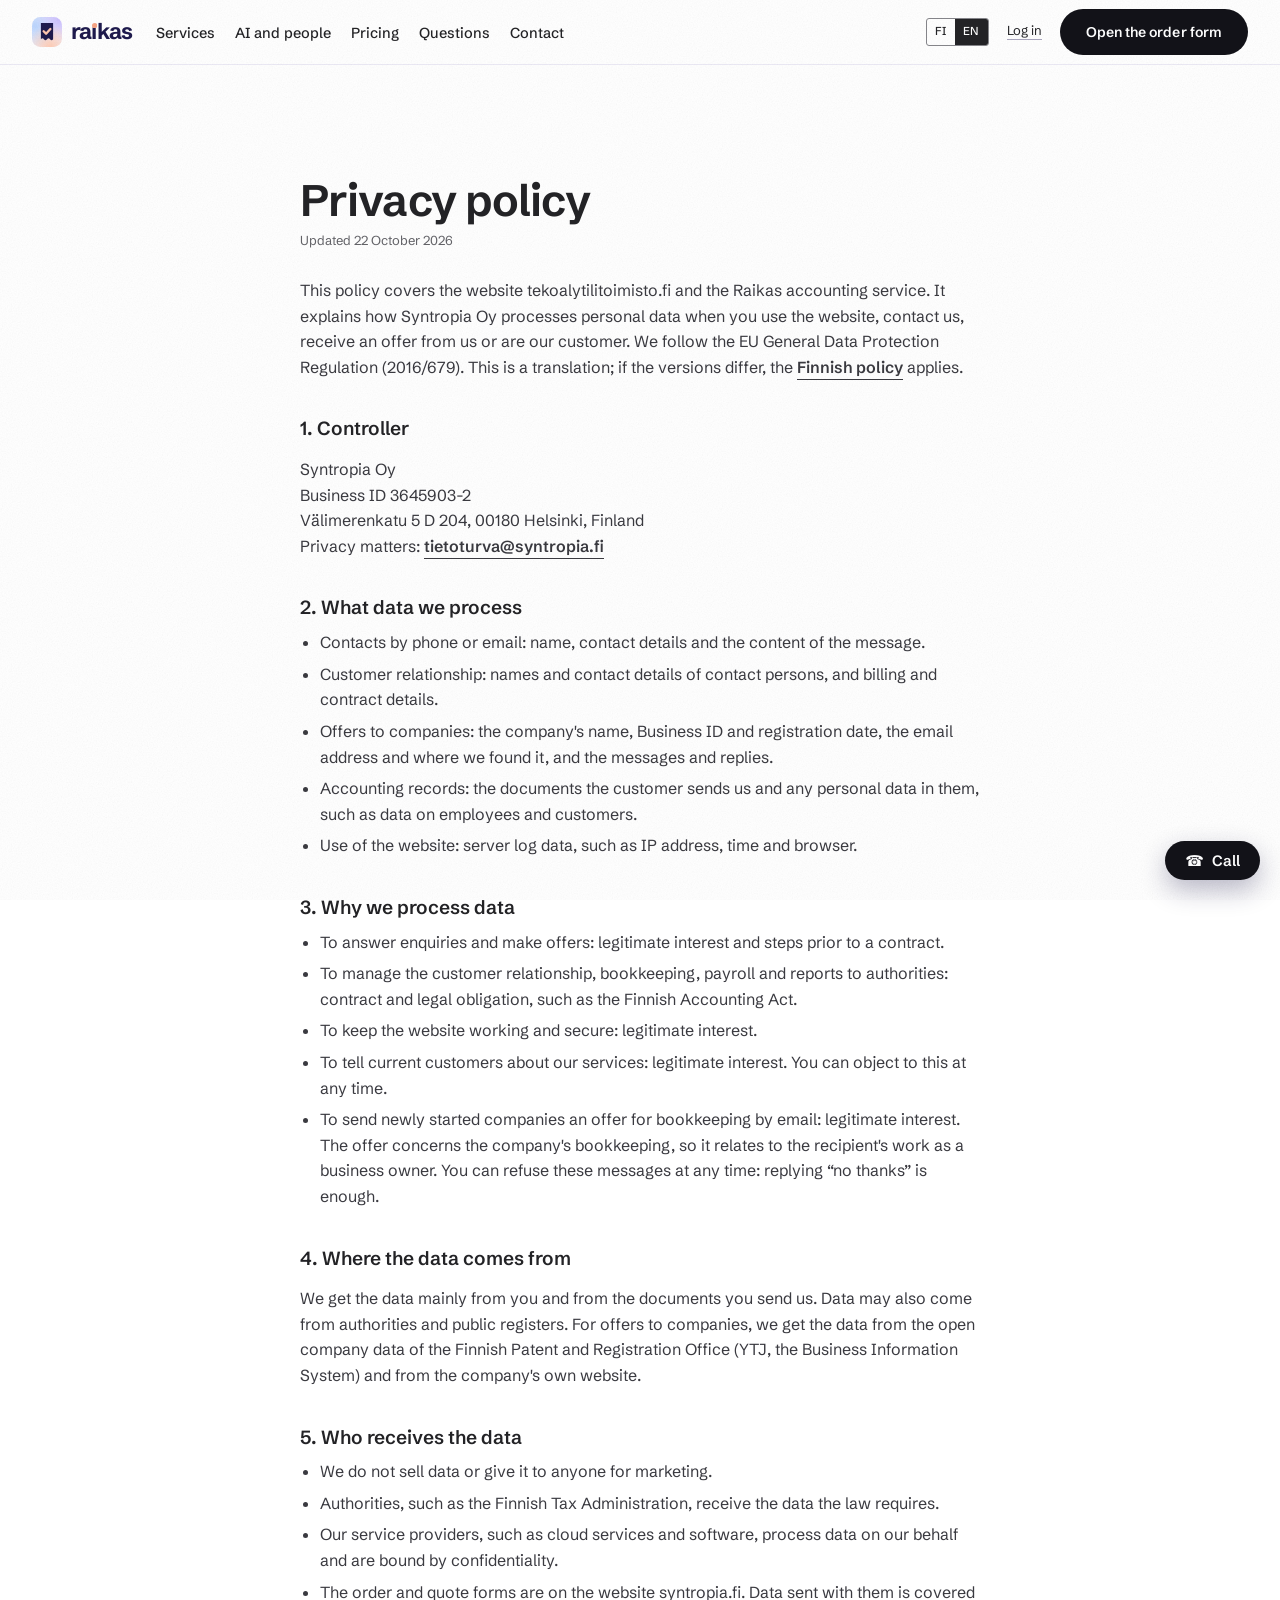
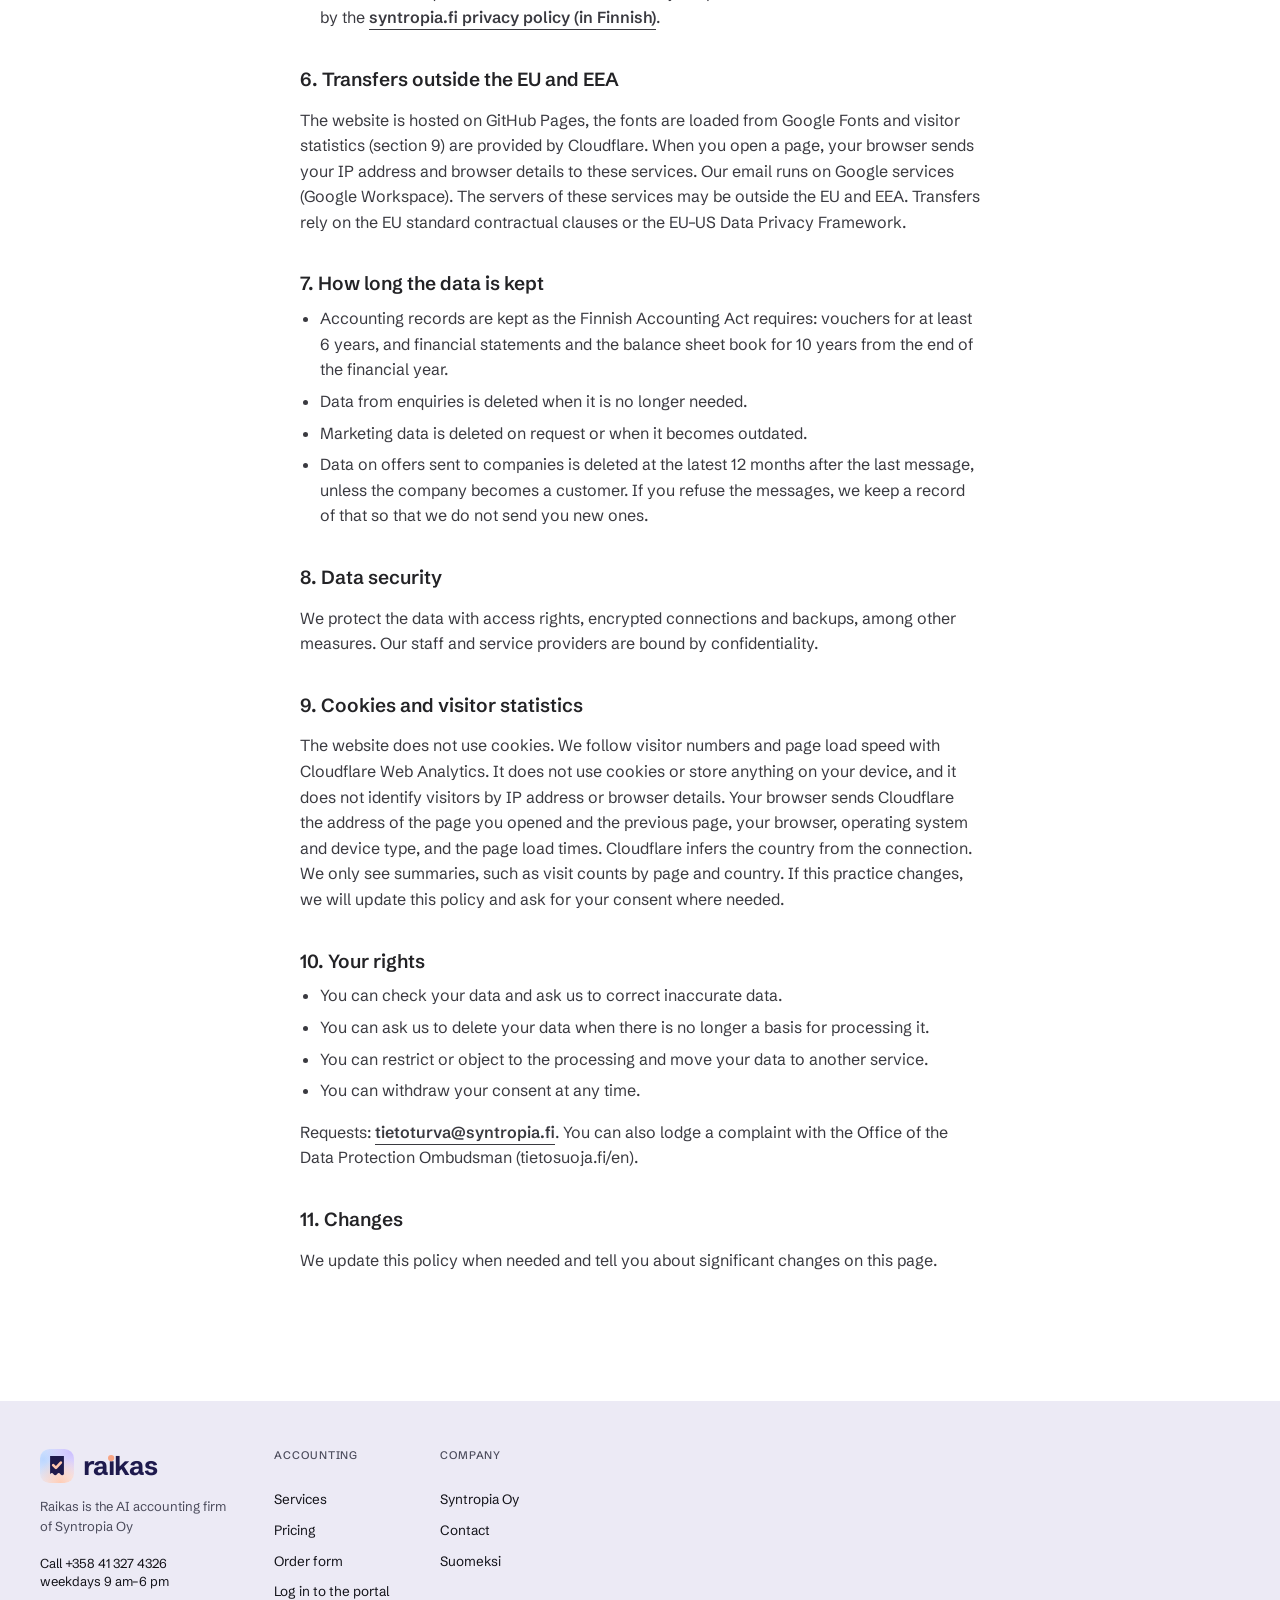
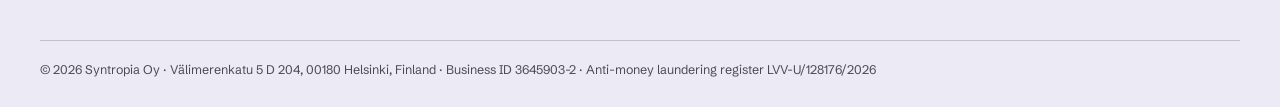
<file: en/privacy.html>
<!doctype html>
<html lang="en">
<head>
<meta charset="utf-8">
<meta name="viewport" content="width=device-width, initial-scale=1">
<title>Privacy policy · Raikas</title>
<link rel="icon" href="../assets/raikas-32.png" sizes="32x32">
<link rel="icon" href="../assets/raikas-192.png" sizes="192x192">
<link rel="apple-touch-icon" href="../assets/raikas-512.png">
<meta name="theme-color" content="#F6F5FB">
<meta name="description" content="How Syntropia Oy processes personal data on tekoalytilitoimisto.fi and in the Raikas service.">
<link rel="canonical" href="https://tekoalytilitoimisto.fi/en/privacy.html">
<meta property="og:title" content="Raikas, AI accounting firm">
<meta property="og:description" content="How Syntropia Oy processes personal data on tekoalytilitoimisto.fi and in the Raikas service.">
<meta property="og:type" content="website">
<meta property="og:url" content="https://tekoalytilitoimisto.fi/en/privacy.html">
<meta property="og:image" content="https://tekoalytilitoimisto.fi/assets/tilitoimisto/flow-hero-oma-d.jpg">
<meta property="og:image:alt" content="The client portal's home view with an example company's figures.">
<meta name="twitter:card" content="summary_large_image">
<link rel="alternate" hreflang="fi" href="https://tekoalytilitoimisto.fi/tietosuoja.html">
<link rel="alternate" hreflang="en" href="https://tekoalytilitoimisto.fi/en/privacy.html">
<link rel="alternate" hreflang="x-default" href="https://tekoalytilitoimisto.fi/tietosuoja.html">
<link rel="preconnect" href="https://fonts.googleapis.com">
<link rel="preconnect" href="https://fonts.gstatic.com" crossorigin>
<link href="https://fonts.googleapis.com/css2?family=Archivo:ital,wdth,wght@0,100..125,300..800;1,100..125,300..800&family=Schibsted+Grotesk:wght@400..800&family=IBM+Plex+Sans:wght@500&family=IBM+Plex+Mono:wght@400;500&family=Orbitron:wght@500&display=swap" rel="stylesheet">
<link rel="stylesheet" href="../assets/syntropia.css">
<style>
/* Tilitoimistosivun omat osat: hintalaskuri, hintakortit ja lisät. Yhteiset osat ovat assets/syntropia.css:ssä. */
.hinnasto{display:grid;grid-template-columns:1fr 1fr;gap:56px;align-items:start}
.laskuri{background:var(--paper);border-radius:4px;padding:30px 32px 28px;display:flex;flex-direction:column;gap:14px}
.laskuri-rivi{display:flex;justify-content:space-between;align-items:baseline;gap:16px;font:500 12px/1.4 var(--mono);letter-spacing:.08em;text-transform:uppercase;color:var(--ink-2)}
.laskuri output{font:500 14px/1 var(--mono);letter-spacing:0;text-transform:none;color:var(--ink);white-space:nowrap}
.hinta{margin:4px 0 0;font-family:var(--d-family),system-ui,sans-serif;font-weight:var(--d-weight);font-stretch:var(--d-stretch);letter-spacing:var(--d-track);font-size:calc(104px * var(--d-scale));line-height:1;color:var(--blue)}
.hinta small{margin-left:10px;font:500 16px/1 var(--mono);letter-spacing:0;color:var(--muted)}
.laskuri input[type=range]{width:100%;margin:6px 0 0;accent-color:var(--blue)}
.asteikko{display:flex;justify-content:space-between;margin-top:-6px;font:400 11.5px/1 var(--mono);color:var(--muted)}
.vertailu{display:flex;justify-content:space-between;padding:12px 0;border-top:1px solid var(--line);border-bottom:1px solid var(--line);font:400 13px/1.4 var(--mono);color:var(--ink-2)}
.vertailu{gap:12px;align-items:baseline}
.vertailu b{font-weight:500;color:var(--ink);white-space:nowrap}
.vuosivertailu{border-top:1px solid var(--line);border-bottom:1px solid var(--line);padding:12px 0 10px}
.vv-otsikko{margin:0 0 8px;font:400 12px/1.5 var(--mono);color:var(--muted)}
.vv-rivi{display:flex;justify-content:space-between;align-items:baseline;gap:12px;padding:3px 0;font:400 14px/1.4 var(--mono);color:var(--ink-2)}
.vv-rivi b{font-weight:500;color:var(--ink);font-variant-numeric:tabular-nums;white-space:nowrap}
.vv-rivi.oma span,.vv-rivi.oma b{color:var(--blue,#1C3F95)}
.vv-rivi.oma b{font-weight:600}
.vertailu-lahde,.yli-sata{margin:0;font:400 12px/1.5 var(--mono);color:var(--muted)}
.vertailu-lahde a,.yli-sata a{color:inherit;text-decoration:underline;text-underline-offset:2px}
.laskuri .btn{align-self:flex-start;margin-top:6px}
.alv{margin:0;font:400 12px/1.5 var(--mono);color:var(--muted)}
.tarjousteksti{margin:4px 0 0;font-family:var(--d-family),system-ui,sans-serif;font-weight:var(--d-weight);font-stretch:var(--d-stretch);letter-spacing:var(--d-track);font-size:calc(40px * var(--d-scale));line-height:1.15;color:var(--ink)}
.pieni{margin:0 0 14px;font:500 12px/1.4 var(--mono);letter-spacing:.08em;text-transform:uppercase;color:var(--ink-2)}
.hintakortit{margin-top:72px}
/* Livessä näkyy vain aloittavan yrittäjän kortti (founder 4.10.2026): se on hintalaskurin levyinen, ei kolmannes. */
@media (min-width:901px){.hintakortit:has(> .card:only-child){grid-template-columns:1fr 1fr;gap:56px}}
.card .erittely{margin-top:auto;padding-top:0}
.erittely li span small{display:block;color:var(--muted);font-size:13px}
.lisat{display:grid;grid-template-columns:1fr 1fr;gap:56px;margin-top:72px}
.lisat .fineprint{margin:0}
.huom{margin:0;color:var(--muted);font-size:15px}
/* Kuu-kuva: musta taivas taustana, jos kuva latautuu hitaasti */
.split .pic.kuupic{background:#0b0b0d}
.split .pic.kuupic:has(img[src*="accounting-historia"]){background:#DCDCE1}
.split .pic.kuupic > img[src*="accounting-historia"]{object-fit:contain;filter:none}
.split .pic.kuupic > img{object-position:50% 35%}
.huom b{color:var(--ink)}
/* Erikoistarjous aloittavalle yritykselle (founder 5.10.2026): rauhallinen laatikko heron johdannon alla. */
.erikoistarjous{display:flex;flex-direction:column;gap:8px;padding:16px 18px 17px;background:var(--white);border-left:3px solid var(--blue);border-radius:2px}
.page-hero .side .erikoistarjous p{font-size:16px;line-height:1.5}
.erikoistarjous a{color:var(--blue);font-weight:600;border-bottom:1.5px solid currentColor;white-space:nowrap}
#aloittavalle{scroll-margin-top:72px}
@media (max-width:900px){
  .hinnasto,.lisat{grid-template-columns:1fr;gap:36px}
  .laskuri{padding:24px 20px}
  .hintakortit,.lisat{margin-top:48px}
}

/* Flow-uudistus 9.10.2026: faktarivi, työnjako, aineistoportaalin kuvat, vuosihinta, esimerkkitaulukko ja yhteyskanavat */
.page-hero.uusi .soita{font:400 14px/1.4 var(--sans);color:var(--ink-2)}
.page-hero.uusi .johdanto{max-width:60ch;margin:24px 0 0;font:400 19px/1.55 var(--sans);color:var(--ink-2)}
.page-hero.uusi .hintarivi a{color:inherit;text-decoration:underline;text-underline-offset:3px}
.faktarivi{background:var(--paper-2);border-top:1px solid var(--line);border-bottom:1px solid var(--line)}
.faktarivi .wrap{display:flex;flex-wrap:wrap;gap:8px 32px;padding-top:14px;padding-bottom:14px;font:400 12.5px/1.5 var(--mono);color:var(--ink-2)}
.faktarivi b{font-weight:500;color:var(--ink)}
.tyonjako{display:grid;grid-template-columns:1fr 1fr;gap:16px}
.tyonjako>div{background:var(--white,#FAFAFA);border:1px solid var(--line);border-radius:4px;padding:26px 28px}
.tyonjako h3{margin:0 0 12px;font:600 18px/1.3 var(--sans);color:var(--ink)}
.tyonjako ul{margin:0;padding-left:18px;color:var(--ink-2)}
.tyonjako li{margin:7px 0}
.portaalikuvat{margin:16px 0 0;padding:28px;display:grid;grid-template-columns:3fr 1fr;gap:24px;align-items:start;background:var(--paper-2);border:1px solid var(--line);border-radius:4px}
.portaalikuvat img{display:block;width:100%;height:auto;border:1px solid var(--line);border-radius:4px;background:#F5F6F8}
.portaalikuvat figcaption{grid-column:1/-1;font:400 12.5px/1.5 var(--mono);color:var(--muted)}
.hinta span{white-space:nowrap}
.vuosihinta{margin:-2px 0 0;font:400 13px/1.4 var(--mono);color:var(--ink-2)}
.vuosihinta span{font-weight:500;color:var(--ink)}
.esimerkkihinnat{margin:48px 0 40px}
.hintataulu{width:100%;border-collapse:collapse;margin-top:12px;font:400 14px/1.4 var(--mono);color:var(--ink)}
.hintataulu th{padding:10px 12px;border-bottom:1px solid var(--ink);text-align:left;font:500 11.5px/1.3 var(--mono);letter-spacing:.06em;text-transform:uppercase;color:var(--ink-2)}
.hintataulu td{padding:12px;border-bottom:1px solid var(--line)}
.hintataulu .luku{text-align:right}
/* Erikoistarjous korostettuna esimerkkitaulukossa (founder 9.10.2026, #2238) */
.hintataulu tr.erikois td{background:var(--white);font-weight:500}
.hintataulu tr.erikois td:first-child{border-left:3px solid var(--blue)}
.hintataulu tr.erikois small{display:block;margin-top:4px;font:400 12.5px/1.4 var(--sans);color:var(--ink-2)}
.hintataulu tr.erikois a{color:var(--blue);border-bottom:1px solid currentColor}
.hintataulu tr.pilotti small{display:block;margin-top:4px;font:400 12.5px/1.4 var(--sans);color:var(--ink-2)}
.hintataulu tr.pilotti a{color:var(--blue);border-bottom:1px solid currentColor}
/* Hintataulukon jatkeeksi pilottipaikka isommille ja monimutkaisille kirjanpidoille (founder 9.10.2026, #2264) */
.pilottirivi{margin:0;padding:14px 12px;border-bottom:1px solid var(--line);font:500 15px/1.4 var(--sans);color:var(--ink)}
.pilottirivi a{color:var(--blue);font-weight:600;border-bottom:1.5px solid currentColor;white-space:nowrap}
.ei-sisally{margin:14px 0 0;font:400 13.5px/1.5 var(--sans);color:var(--ink-2)}
.yhteys{display:grid;grid-template-columns:1.3fr 1fr;gap:48px;align-items:center}
.yhteys p{margin:12px 0 22px}
.yhteyskanavat{display:grid;gap:18px}
.yhteyskanavat>div{display:flex;flex-direction:column;gap:2px;padding-left:16px;border-left:1px solid var(--line);font:400 14px/1.45 var(--sans);color:var(--ink-2)}
.yhteyskanavat .kanava{font:500 11.5px/1.3 var(--mono);letter-spacing:.06em;text-transform:uppercase;color:var(--muted)}
.yhteyskanavat a{font:500 17px/1.4 var(--sans);color:var(--ink)}
@media (max-width:520px){.hinta small{display:block;margin:8px 0 0}}
@media (max-width:760px){.tyonjako,.yhteys{grid-template-columns:1fr}.hintataulu th:last-child,.hintataulu td:last-child{display:none}
  .portaalikuvat{grid-template-columns:1fr;padding:20px}.portaalikuvat .pk-kone{display:none}.portaalikuvat .pk-puhelin{max-width:290px;margin:0 auto}}

/* Kaksi palvelutasoa (founder 10.10.2026): tilitoimisto sekä tilitoimisto ja kuukausittainen tekoälykonsultointi */
.paketit{display:grid;grid-template-columns:1fr 1fr;gap:16px;margin:8px 0 48px}
.paketti{display:flex;flex-direction:column;gap:12px;background:var(--white,#FAFAFA);border:1px solid var(--line);border-radius:4px;padding:28px 30px}
.paketti.laajempi{border-top:3px solid var(--blue)}
.p-tunniste{font:500 12px/1.3 var(--mono);letter-spacing:.06em;text-transform:uppercase;color:var(--ink-2)}
.paketti h3{margin:0;font:600 21px/1.3 var(--sans);color:var(--ink)}
.paketti ul{margin:0;padding-left:18px;color:var(--ink-2)}
.paketti li{margin:6px 0}
.p-hinta{margin:auto 0 0;padding-top:10px;font:500 14px/1.5 var(--mono);color:var(--blue)}
.p-napit{display:flex;flex-wrap:wrap;align-items:center;gap:12px 22px}
.paketit-lisa{margin:-32px 0 48px;font-size:15px;color:var(--ink-2)}
#laskuri,#paketit{scroll-margin-top:72px}
@media (max-width:760px){.paketit{grid-template-columns:1fr}}
/* Verkkokaupan ostoskorinappi yläpalkissa (founder 10.10.2026), merkintä julkaisu/synkronoi-osat.py KORI */
/* Vainan mallin mukaan (founder 10.10.2026, vainagroup.com): täytetty nappi, jossa näkyy valitun paketin hinta */
.nav .kori{display:inline-flex;align-items:center;gap:7px;height:28px;margin-right:-16px;padding:0 12px 0 9px;border:1px solid var(--blue);border-radius:3px;background:var(--blue);color:#fff;font-size:12.5px;font-weight:500;line-height:1;white-space:nowrap;text-decoration:none;position:relative}
.nav .kori svg{width:16px;height:16px;flex:none}
.nav .kori b{font:400 12px/1 "IBM Plex Mono",ui-monospace,monospace}
.nav .kori b:empty,.nav .kori.valittu span{display:none}
.nav .kori:hover,.nav .kori:focus-visible{background:#2D2770;border-color:#2D2770}
@media (pointer:coarse){.nav .kori::after{content:"";position:absolute;left:0;right:0;top:-8px;bottom:-8px}}
/* 1081–1199 px: kuusi valikkokohtaa ja teksti eivät mahdu riville, joten pelkkä koriikoni */
@media (min-width:1081px) and (max-width:1199px){.nav .kori span,.nav .kori b{display:none}.nav .kori{padding:0 8px;margin-right:-20px}}
/* hinta on tekstiä leveämpi: 1200–1209 px hinta ei mahdu, joten koriikoni kuten yllä */
@media (min-width:1200px) and (max-width:1209px){.nav .kori.valittu b{display:none}.nav .kori.valittu{padding:0 8px;margin-right:-20px}}
@media (max-width:1080px){.nav .kori{margin-left:auto;margin-right:-20px}.nav .kori ~ .burger{margin-left:0}}
@media (max-width:1080px){.nav .kori ~ .burger{flex:none}}
@media (max-width:360px){.nav .kori span{font-size:12px}.nav .kori b{font-size:11px}.nav .kori{padding:0 10px 0 8px;gap:6px;margin-right:-36px}}
/* kielivalitsimen kanssa kapealla puhelimella korissa lukee "Tilaa" (12.10.2026) */
@media (max-width:480px){.nav .kori .k-pitka{display:none}}
/* kielivalitsimen kanssa korin teksti ei mahdu myöskään 1200–1279 px:ssä, joten pelkkä koriikoni */
@media (min-width:1200px) and (max-width:1279px){.nav:has(.cta) .kori span,.nav:has(.cta) .kori b{display:none}.nav:has(.cta) .kori{padding:0 8px;margin-right:-20px}}

.page-hero.uusi .hero-ruudukko{display:grid;grid-template-columns:minmax(0,1fr) 330px;gap:40px 56px;align-items:start}
.kampanjakortti{margin-top:6px;padding:24px 26px 26px;background:var(--white);border:1px solid var(--line);border-top:3px solid var(--blue);border-radius:2px}
.kampanjakortti .k-merkki{font:500 11.5px/1.4 var(--mono);letter-spacing:.1em;text-transform:uppercase;color:var(--blue)}
.kampanjakortti .k-kenelle{margin:10px 0 0;font:500 19px/1.3 var(--sans);color:var(--ink)}
.kampanjakortti .k-hinta{margin:14px 0 0;font-family:var(--d-family),system-ui,sans-serif;font-weight:var(--d-weight);font-stretch:var(--d-stretch);letter-spacing:var(--d-track);font-size:calc(64px * var(--d-scale));line-height:1;color:var(--blue)}
.kampanjakortti .k-hinta small{margin-left:8px;font:500 14px/1 var(--mono);letter-spacing:0;color:var(--muted)}
.kampanjakortti .k-ehto{margin:12px 0 18px;font:400 12.5px/1.5 var(--mono);color:var(--muted)}
@media (max-width:960px){.page-hero.uusi .hero-ruudukko{grid-template-columns:1fr}.kampanjakortti{max-width:420px}}
.kampanja{display:none;align-items:stretch;margin:22px 0 0;border:1px solid var(--red);border-radius:2px;background:var(--white);color:var(--ink);text-decoration:none;max-width:100%}
.kampanja .k-merkki{display:flex;align-items:center;padding:0 12px;background:var(--red);color:#fff;font:500 11.5px/1 var(--mono);letter-spacing:.1em;text-transform:uppercase}
.kampanja .k-teksti{padding:11px 14px;font:400 16px/1.35 var(--sans)}
.kampanja .k-teksti b{font-weight:600;color:var(--blue);white-space:nowrap}
.kampanja .arr{display:flex;align-items:center;padding:0 14px 0 0;color:var(--red)}
@media (max-width:720px){.kampanjakortti{display:none}.kampanja{display:inline-flex}}
</style>
<style>/* Aineistoportaalin ohjelinkit (founder 10.10.2026) */
.step .textlink{display:inline-block;margin-top:16px;font-size:14px}
.paketti li .textlink{font-weight:500}
</style>
<style>
/* Uusi Flow-luonnos 11.10.2026 (ymmarrettavat-verkkosivut): kolme vaihetta oikein tuotekuvin */
.vaiheet{list-style:none;margin:0;padding:0;display:grid;grid-template-columns:repeat(3,minmax(0,1fr));gap:32px}
.vaihe{display:flex;flex-direction:column;gap:20px}
.vk{margin:0;aspect-ratio:1/1;display:flex;align-items:center;justify-content:center;padding:18px;background:#EEF0F4;border:1px solid var(--line);border-radius:6px;overflow:hidden}
.vk img{display:block;max-width:100%;max-height:100%;width:auto;height:auto;border:1px solid #D9DCE3;border-radius:4px;background:#F5F6F8}
.vk.valmis{background:var(--white,#FAFAFA)}
.vk.valmis ul{list-style:none;margin:0;padding:0;display:grid;gap:16px;font:500 17px/1.3 var(--mono);color:var(--ink)}
.vk.valmis li{display:flex;align-items:center;gap:12px}
.vk.valmis li::before{content:"\2713";display:inline-grid;place-items:center;width:28px;height:28px;border:1.5px solid var(--blue);border-radius:50%;color:var(--blue);font-size:14px}
.vt .n{display:block;margin-bottom:10px;font:500 13px/1 var(--mono);color:var(--blue)}
.vt h3{margin:0;font:600 20px/1.3 var(--sans);color:var(--ink)}
.vt p{margin:8px 0 0;color:var(--ink-2)}
.vaihe-linkki{margin:32px 0 0}
.hintataulukko{margin-top:22px;border-top:1px solid var(--line)}
.hintataulukko summary{cursor:pointer;padding:14px 0;font:600 15px/1.3 var(--sans);color:var(--ink)}
.hintataulukko .hintataulu{margin-top:4px}
.page-hero .perushinta{margin:22px 0 0;font:500 17px/1.4 var(--sans);color:var(--ink-2)}
.page-hero .perushinta b{margin-left:6px;font:500 24px/1.2 var(--mono);color:var(--blue);white-space:nowrap}
.page-hero .perushinta .vuosi{display:block;margin-top:4px;font:400 13px/1.5 var(--mono);color:var(--muted)}
/* Founder 11.10.2026: kolme vaihtoehtoa (kampanja, perushinta, pilotti) ja konsultointi Lite ja Pro */
.paketit.kolme{grid-template-columns:repeat(3,minmax(0,1fr))}
.paketti .p-napit{margin-top:auto;padding-top:6px}
.p-iso{margin:4px 0 0;font:400 44px/1.1 var(--mono);letter-spacing:-.02em;color:var(--blue)}
.p-iso small{display:inline-block;margin-left:8px;font:400 14px/1.3 var(--mono);letter-spacing:0;color:var(--muted)}
.p-ehto{margin:0;font:400 15px/1.5 var(--sans);color:var(--ink-2)}
.p-vuosi{margin:-4px 0 0;font:400 13px/1.4 var(--mono);color:var(--muted)}
#ihminen .osio-head{margin-bottom:20px}
.ihminen-yhteys{margin:0;font:500 18px/1.6 var(--sans);color:var(--ink)}
.p-tavoite{margin:0;font:600 15px/1.5 var(--sans);color:var(--ink)}
.paikka{background:#FFF3C4;color:var(--ink);padding:0 4px;border-radius:2px}
.sisaltyy{margin-top:40px}
@media (min-width:901px){.sisaltyy .checklist{display:grid;grid-template-columns:repeat(4,minmax(0,1fr));gap:0 24px;border-bottom:1px solid var(--line)}.sisaltyy .checklist li{border-bottom:0}}
.sisaltyy .huom{margin-top:14px}
@media (max-width:900px){.paketit.kolme{grid-template-columns:minmax(0,1fr)}}
@media (max-width:900px){.vaiheet{grid-template-columns:1fr;gap:44px}.vk{aspect-ratio:auto;max-width:440px}}
</style>
<style>
/* Flow-hero B (15.10.2026): tummansininen hero ja LinkedIn-kansikuvan kuvitus. Rajattu .fh-tumma-heroon. */
.page-hero.fh-tumma{background:#1E1A4D;color:#fff}
.page-hero.fh-tumma .tila,.page-hero.fh-tumma h1 .harmaa,.page-hero.fh-tumma .johdanto,.page-hero.fh-tumma .perushinta span,.page-hero.fh-tumma .perushinta .vuosi,.page-hero.fh-tumma .soita{color:#C3CFE2}
.page-hero.fh-tumma h1,.page-hero.fh-tumma .perushinta b{color:#fff}
.page-hero.fh-tumma .textlink,.page-hero.fh-tumma .soita a{color:#fff;border-color:rgba(255,255,255,.6)}
.page-hero.fh-tumma .btn-blue{box-shadow:0 0 0 1px rgba(255,255,255,.35)}
.page-hero.fh-tumma .textlink:focus-visible,.page-hero.fh-tumma .btn:focus-visible{outline:2px solid #fff;outline-offset:3px}
.fh-oikea{display:flex;flex-direction:column;gap:18px;align-self:center}
.fh-taide{position:relative;width:100%;aspect-ratio:760/440}
.fh-viivat{position:absolute;inset:0;width:100%;height:100%}
.fh-puhelin{position:absolute;left:39.47%;top:8.2%;width:22.37%;height:auto;border-radius:6px;border:1px solid rgba(255,255,255,.25)}
.fh-oikea .kampanjakortti{color:#14161a}
@media(max-width:860px){.fh-taide{display:none}}
.page-hero.fh-tumma{background:#fff!important;padding-top:0!important;position:relative}
.page-hero.fh-tumma::before{content:"";display:block;height:300px;background:url(../assets/tilitoimisto/flow-hero-toimisto.jpg) center 55%/cover;background-image:image-set(url(../assets/tilitoimisto/flow-hero-toimisto.webp) type("image/webp"),url(../assets/tilitoimisto/flow-hero-toimisto.jpg) type("image/jpeg"))}
.page-hero.fh-tumma>.wrap{position:relative;margin-top:-80px;background:#1E1A4D;padding:32px 48px 56px;max-width:1120px;outline:6px solid #fff}
.fh-ylarivi{position:absolute;top:22px;right:28px;margin:0;padding:0;border:0;z-index:2}
.fh-ylarivi .oik{display:flex;align-items:center;gap:18px;font:400 13px/1 var(--mono);color:#C3CFE2}
.fh-ylarivi a{color:#fff;text-decoration:none}.fh-ylarivi .fh-kieli b{color:#fff}.fh-ylarivi .fh-kieli a{color:#C3CFE2}
.fh-ylarivi .kirj{border-bottom:1px solid rgba(255,255,255,.5);padding-bottom:2px}
@media(max-width:860px){.page-hero.fh-tumma::before{height:220px;background-position:8% 45%}.page-hero.fh-tumma>.wrap{margin:-40px 12px 0;padding:44px 20px 36px!important}.fh-ylarivi{top:14px;right:16px}.fh-ylarivi .oik{gap:12px;font-size:12px}}
:root{--paper:#F7F3EC;--white:#FCFAF6;--paper-2:#EFE8DC;--line:#E2DACB}
body{background:var(--paper)}
.osio .eyebrow.blue::before{background:#1E1A4D}
.osio-head p{color:#48484B}
.vaihe .vk{background:#F1EBE0;border-radius:6px;overflow:hidden}
#ihminen,#people{background:#F1EBE0}
.ihminen-ruudukko{display:grid;grid-template-columns:minmax(0,1.15fr) minmax(0,.85fr);gap:64px;align-items:center}
.ihminen-ruudukko .h2{margin-bottom:18px}.ihminen-ruudukko p{color:#48484B;max-width:56ch;margin:0}
.ihminen-puhelin{display:flex;flex-direction:column;gap:8px;padding:36px 36px 32px;background:#fff;border-left:4px solid #1E1A4D;border-radius:6px}
.ihminen-puhelin span{font:400 14px/1.5 var(--mono);color:#636368}
.ihminen-puhelin>a{font:500 clamp(28px,3.4vw,40px)/1.15 var(--mono);color:#1E1A4D;text-decoration:none;white-space:nowrap}
@media(max-width:860px){.ihminen-ruudukko{grid-template-columns:1fr;gap:28px}.ihminen-puhelin{padding:24px 22px}}
.cta-band.yhteys-band{background:#FCFAF6}
footer{background:#1E1A4D!important;color:#C3CFE2}
footer .base{border-color:rgba(255,255,255,.15)}
footer .f-kieli{margin-top:18px;font:400 13px/1.4 var(--mono)}footer .f-kieli a{color:#fff}
.page-hero.fh-tumma>.wrap{background:#1F4E8C!important}
.page-hero.fh-tumma .tila,.page-hero.fh-tumma h1 .harmaa,.page-hero.fh-tumma .johdanto,.page-hero.fh-tumma .perushinta span,.page-hero.fh-tumma .perushinta .vuosi,.page-hero.fh-tumma .soita,.page-hero.fh-tumma .fh-ylarivi .oik,.page-hero.fh-tumma .fh-kieli a{color:#C3CFE2!important}
.page-hero.fh-tumma .btn-blue{background:#0B1B36!important;color:#fff!important;box-shadow:none!important}
.page-hero.fh-tumma .btn-blue:hover{background:#132A52!important}
.fh-puhelin{border-color:rgba(255,255,255,.4)}
.page-hero .johdanto+.johdanto-2{margin-top:14px}

/* LUONNOS 15.10.2026: Flow minttu (variantti A), teal-grey -pohja */
:root{--blue:#1E1A4D!important;--blue-deep:#1E1A4D!important;--red:#5B3FD9!important;--red-deep:#5B3FD9!important}
.page-hero.fh-tumma>.wrap{background:#4E7470!important}
.page-hero.fh-tumma h1,.page-hero.fh-tumma .perushinta b,.page-hero.fh-tumma .fh-ylarivi a,.page-hero.fh-tumma .fh-ylarivi .fh-kieli b,.page-hero.fh-tumma .textlink,.page-hero.fh-tumma .soita a{color:#FFFFFF!important;border-color:#FFFFFF99!important}
.page-hero.fh-tumma .tila,.page-hero.fh-tumma h1 .harmaa,.page-hero.fh-tumma .johdanto,.page-hero.fh-tumma .perushinta span,.page-hero.fh-tumma .perushinta .vuosi,.page-hero.fh-tumma .soita,.page-hero.fh-tumma .fh-ylarivi .oik,.page-hero.fh-tumma .fh-ylarivi .fh-kieli a{color:#F0F4F3!important}
.page-hero.fh-tumma .btn:focus-visible,.page-hero.fh-tumma .textlink:focus-visible{outline-color:#FFFFFF!important}
.btn.btn-blue,.btn.btn-red,.page-hero.fh-tumma .btn-blue{background:#E9B872!important;color:#2E2A26!important;box-shadow:inset 0 0 0 1.5px #2E2A2633!important}
.page-hero.fh-tumma .fh-vasen .btn-blue,.page-hero.fh-tumma .wrap>div>.btn-blue{box-shadow:none!important}
.btn.btn-blue:hover,.btn.btn-red:hover,.page-hero.fh-tumma .btn-blue:hover{background:#E0A95A!important}
.btn .arr{color:inherit!important}
.kampanjakortti{border-top-color:#8B74F0!important}
.kampanjakortti .k-merkki,.p-tunniste.fh-akk{color:#5B3FD9!important}
.kampanja{border-color:#8B74F0!important}
.kampanja .k-merkki{background:#5B3FD9!important;color:#fff!important}
.kampanja .arr{color:#5B3FD9!important}
.eyebrow::before{background:#8B74F0!important}
.osio .eyebrow.blue::before{background:#1E1A4D!important}
.hero h1 em,.page-hero h1 em,.fly a:hover{color:#5B3FD9!important}
.ihminen-puhelin{border-left-color:#8B74F0!important}.ihminen-puhelin>a{color:#1E1A4D!important}
footer{background:#2C3E3C!important;color:#D9E0DE!important}
footer h4,footer .f-tagline,footer .base p{color:#D9E0DE!important;opacity:.85}
.page-hero.fh-tumma::before{background-image:url(../assets/tilitoimisto/flow-hero-toimisto-v4.jpg)!important;background-image:image-set(url(../assets/tilitoimisto/flow-hero-toimisto-v4.webp) type("image/webp"),url(../assets/tilitoimisto/flow-hero-toimisto-v4.jpg) type("image/jpeg"))!important;background-position:78% 60%!important}
@media(max-width:860px){.page-hero.fh-tumma::before{background-position:84% 60%!important}}

/* KIRKKAAMPI a minttu */
:root{--paper:#FFFFFF!important;--white:#FFFFFF!important;--paper-2:#F8F6F2!important;--line:#E6E1D8!important}
body{background:#FFFFFF!important}
.vaihe .vk{background:#F6F3EE!important}
#ihminen,#people{background:#F7F6FB!important}
.cta-band.yhteys-band,.faktarivi{background:#FBFAF7!important}
section,.osio{background-color:transparent}
.page-hero.fh-tumma>.wrap{background:#F6F5FB!important;box-shadow:none!important}
.page-hero.fh-tumma h1,.page-hero.fh-tumma .perushinta b,.page-hero.fh-tumma .fh-ylarivi a,.page-hero.fh-tumma .fh-ylarivi .fh-kieli b,.page-hero.fh-tumma .textlink,.page-hero.fh-tumma .soita a{color:#121218!important;border-color:#12121899!important}
.page-hero.fh-tumma .tila,.page-hero.fh-tumma h1 .harmaa,.page-hero.fh-tumma .johdanto,.page-hero.fh-tumma .perushinta span,.page-hero.fh-tumma .perushinta .vuosi,.page-hero.fh-tumma .soita,.page-hero.fh-tumma .fh-ylarivi .oik,.page-hero.fh-tumma .fh-ylarivi .fh-kieli a{color:#4A4A5A!important}
.page-hero.fh-tumma .btn:focus-visible,.page-hero.fh-tumma .textlink:focus-visible{outline-color:#121218!important}
.btn.btn-blue,.btn.btn-red,.page-hero.fh-tumma .btn-blue{background:#121218!important;color:#FFFFFF!important;box-shadow:none!important}
.btn.btn-blue:hover,.btn.btn-red:hover,.page-hero.fh-tumma .btn-blue:hover{background:#2A2A35!important}
.kampanjakortti{background:#FFFFFF!important}
footer{background:#ECEAF5!important;color:#121218!important;padding:48px 0 28px!important}
footer a,footer .f-kieli a{color:#121218!important}
footer h4,footer .f-tagline,footer .base p,footer li{color:#4A4A5A!important;opacity:1!important}
footer .base{margin-top:36px!important;border-color:#3A5A5644!important}
footer .word img{filter:invert(1) brightness(.35)}
</style>
<style id="flow-moderni">
/* Flow moderni 15.10.2026: split-hero, pillinapit, pyöristetyt kortit, lämmin kaista, Kirjanpitäjäsi-kortti */
:root{--mono:var(--sans)}
/* 7 split hero */
.page-hero.fh-tumma::before{display:none!important}
.page-hero.fh-tumma{background:#F6F5FB!important;padding:0 0 56px!important}
.page-hero.fh-tumma>.wrap{margin-top:0!important;outline:none!important;max-width:1200px!important;padding:72px 32px 0!important}
.hero-ruudukko{display:grid!important;grid-template-columns:minmax(0,1.05fr) minmax(0,.95fr)!important;grid-template-areas:"teksti kuva" "taide kortti";gap:40px 56px!important;align-items:start}
.hero-ruudukko>div:first-child{grid-area:teksti}
.fh-oikea{display:contents!important}
.fh-taide{grid-area:taide;transform:none!important;align-self:center;background:#fff;border-radius:22px;box-shadow:0 12px 40px rgba(30,26,77,.10);padding:12px}
.hero-ruudukko .kampanjakortti{grid-area:kortti;align-self:center}
.hero-kuva{grid-area:kuva;margin:0;border-radius:24px;overflow:hidden;height:100%;min-height:520px;box-shadow:0 18px 50px rgba(30,26,77,.18)}
.hero-kuva img{width:100%;height:100%;object-fit:cover;object-position:80% 55%;display:block}
/* 1 headline */
.otsikko{font-size:clamp(40px,5.2vw,68px)!important;letter-spacing:-.03em!important;line-height:1.02!important;font-weight:650!important;margin-bottom:16px!important}
.alaotsikko{font:500 clamp(19px,1.8vw,24px)/1.35 var(--sans);color:#4A4A5A;margin:0 0 18px;letter-spacing:-.01em;max-width:30ch}
.persoona{display:inline-block;margin:0 0 22px;padding:8px 16px;border-radius:999px;background:#fff;color:#5B3FD9;font:600 15px/1.3 var(--sans);box-shadow:0 2px 10px rgba(168,89,42,.12)}
/* 2 flow lines + bigger app */
.fh-puhelin{width:30%!important;left:35%!important;top:2%!important;border-radius:14px!important;box-shadow:0 14px 32px rgba(30,26,77,.25)}
/* 3 pill buttons, cards */
.btn{border-radius:999px!important;padding-left:26px!important;padding-right:26px!important;transition:transform .18s ease,box-shadow .18s ease,background .18s}
.btn:hover{transform:translateY(-2px);box-shadow:0 10px 22px rgba(30,26,77,.22)!important}
.kampanjakortti,.paketti,.ihminen-puhelin,.kp-kortti{border-radius:20px!important;box-shadow:0 12px 36px rgba(30,26,77,.10)!important;border-top-width:0!important}
.paketti{transition:transform .2s}.paketti:hover{transform:translateY(-3px)}
.vaihe .vk{border-radius:18px!important}
.kampanja{border-radius:999px!important;overflow:hidden}
/* 4 sans prices */
.k-hinta,.p-iso,.perushinta b,.hinta{font-family:var(--sans)!important;font-weight:650!important;letter-spacing:-.03em!important}
/* 8 trust strip */
.luottamus{background:#fff;border-bottom:1px solid #ECEAF5}
.luottamus .wrap{display:flex;flex-wrap:wrap;gap:10px 14px;padding-top:18px;padding-bottom:18px}
.luottamus span.t{display:inline-block;padding:8px 14px;border-radius:999px;background:#F7F6FB;color:#121218;font:400 14px/1.3 var(--sans)}
.luottamus span.t::before{content:"✓ ";color:#121218;font-weight:700}
/* 6 warm band */
#nain-se-toimii,#how-it-works{background:#F3F0FB!important}
#nain-se-toimii .vaihe .vk,#how-it-works .vaihe .vk{background:#fff!important}
/* 5 accountant card + fab */
.ihminen-ruudukko>div:last-child,.ihminen-oikea{display:flex;flex-direction:column;gap:16px}
.kp-kortti{background:#fff;padding:24px 28px}
.kp-ylä{display:flex;gap:16px;align-items:center}
.kp-av{width:56px;height:56px;border-radius:50%;display:grid;place-items:center;background:#121218;color:#fff;font:600 19px/1 var(--sans)}
.kp-rooli{font:500 13px/1.3 var(--sans);color:#5B3FD9;text-transform:uppercase;letter-spacing:.08em}
.kp-nimi{font:600 19px/1.4 var(--sans);color:#121218}
.kp-lupaus{margin:14px 0 0!important;color:#4A4A5A!important}
.soita-fab{position:fixed;right:20px;bottom:20px;z-index:40;display:inline-flex;gap:8px;align-items:center;padding:12px 20px;border-radius:999px;background:#121218;color:#fff;font:600 15px/1 var(--sans);text-decoration:none;box-shadow:0 10px 26px rgba(30,26,77,.3);transition:transform .18s}
.soita-fab:hover{transform:translateY(-2px)}
/* 10 motion */
@media (prefers-reduced-motion:no-preference){
 .js-fade{opacity:0;transform:translateY(18px);transition:opacity .7s ease,transform .7s ease}
 .js-fade.nakyy{opacity:1;transform:none}
 .fh-viivat polyline{stroke-dasharray:900;stroke-dashoffset:900;animation:piirra 2.4s ease forwards}
 @keyframes piirra{to{stroke-dashoffset:0}}
}
@media(max-width:860px){
 .page-hero.fh-tumma>.wrap{padding:56px 18px 0!important;margin:0!important}
 .hero-ruudukko{grid-template-columns:minmax(0,1fr)!important;grid-template-areas:"kuva" "teksti" "kortti"}
 .hero-kuva{min-height:260px;height:260px}
 .fh-taide{display:none}
 .soita-fab{right:14px;bottom:14px}
 .hero-ruudukko>div:first-child{min-width:0}.kampanja{max-width:100%}.kampanja .k-teksti{white-space:normal;min-width:0}
}
.page-hero .johdanto.johdanto-2{background:#FFFFFF!important;border-radius:18px;padding:16px 20px;margin-top:16px!important;box-shadow:0 6px 20px rgba(30,26,77,.08);color:#4A4A5A!important}
</style>
<style id="luonnos-flow-ehdotukset">
/* HQ #18518: iso näkymäkuva selainikkunassa */
.page-hero.fh-tumma>.wrap{max-width:1320px!important}
@media (min-width:961px){.hero-ruudukko{grid-template-columns:minmax(0,1fr) minmax(0,1.12fr)!important;gap:40px 48px!important}}
.hero-ikkuna{grid-area:kuva;align-self:center;margin:0;min-width:0}
.hero-ikkuna .hi-palkki{display:flex;align-items:center;gap:6px;height:30px;padding:0 12px;background:#F7F6FB;border-radius:14px 14px 0 0;border:1px solid #DEDAF0;border-bottom:0}
.hero-ikkuna .hi-palkki i{width:9px;height:9px;border-radius:50%;background:#C9D5D2}
.hero-ikkuna .hi-palkki span{margin-left:10px;padding:3px 12px;border-radius:999px;background:#fff;font:400 11.5px/1.3 "IBM Plex Mono",monospace;color:#6B6B7B}
.hero-ikkuna img{display:block;width:100%;height:auto;border:1px solid #DEDAF0;border-top:0;border-radius:0 0 14px 14px;box-shadow:0 24px 60px rgba(30,26,77,.20)}
.hero-ikkuna figcaption{margin:14px 2px 0;font:500 14px/1.45 var(--sans);color:#4A4A5A}
.hero-ikkuna .hi-kuva{position:relative}
/* HQ #18547: tilitoimistofiilis */
.tt-rivi{margin:0 0 12px;font:500 14px/1.3 var(--sans);color:#121218}
.tt-leima{display:inline-block;margin-right:10px;padding:4px 10px;border:1.5px solid #121218;border-radius:4px;font:600 12px/1.2 var(--sans);letter-spacing:.12em;text-transform:uppercase;color:#121218;vertical-align:1px}
.tt-tunniste{margin:18px 0 0;font:400 13px/1.5 var(--sans);color:#4A4A5A}
.hero-ikkuna{position:relative;padding-top:104px}
.hero-ikkuna>.hi-palkki,.hero-ikkuna>.hi-kuva{position:relative;z-index:2}
.hi-paperi{position:absolute;z-index:1;top:0;right:3%;width:44%;height:220px;padding:16px 20px;background:#FFFDF8;border:1px solid #E2DCCF;border-radius:4px;transform:rotate(2.5deg);box-shadow:0 10px 26px rgba(30,26,77,.14);display:flex;flex-direction:column;gap:6px;font:400 12px/1.35 var(--sans);color:#3A3A3E}
.hi-paperi b{font:600 14px/1.25 var(--sans);color:#232326}
.hi-paperi span{color:#6B6B70;margin-bottom:6px}
.hi-paperi i{font-style:normal;display:flex;justify-content:space-between;border-top:1px solid #EEE8DC;padding-top:5px}
.hi-paperi em{font-style:normal}
.hi-kuitti{position:absolute;z-index:1;top:14px;left:37%;width:17%;min-width:100px;height:150px;padding:12px 12px;background:#fff;border:1px solid #E4E4E8;transform:rotate(-6deg);box-shadow:0 8px 20px rgba(30,26,77,.12);display:flex;flex-direction:column;gap:4px;font:400 11px/1.3 "IBM Plex Mono",monospace;color:#4A4A4F;clip-path:polygon(0 0,100% 0,100% 94%,92% 100%,84% 94%,76% 100%,68% 94%,60% 100%,52% 94%,44% 100%,36% 94%,28% 100%,20% 94%,12% 100%,4% 94%,0 100%)}
.hi-kuitti b{font:600 11.5px/1.3 "IBM Plex Mono",monospace;color:#232326}
.hi-kp{position:absolute;z-index:3;left:-24px;top:4px;display:flex;gap:12px;align-items:center;padding:12px 18px 12px 12px;background:#fff;border-radius:16px;box-shadow:0 14px 34px rgba(30,26,77,.22);font:400 14px/1.3 var(--sans)}
.hi-kp-kuva{width:52px;height:52px;border-radius:50%;display:grid;place-items:center;flex:none;font:500 10px/1 var(--sans);color:#6B6B7B}
.hi-kp small{display:block;font:600 11px/1.3 var(--sans);letter-spacing:.08em;text-transform:uppercase;color:#5B3FD9}
.hi-kp b{display:block;font:600 16px/1.3 var(--sans);color:#121218}
.hi-kp a{color:#121218;font-weight:600;text-decoration:none}
@media (max-width:1100px){.hi-kp{left:0}.hi-kuitti{display:none}.hi-paperi{width:50%}}
@media (max-width:560px){.hero-ikkuna{padding-top:0}.hi-paperi{display:none}.hi-kp{position:static;margin:0 0 14px;box-shadow:0 8px 20px rgba(30,26,77,.14)}.tt-tunniste{font-size:12px}}
.hero-ikkuna .hi-vapaa{position:absolute;top:89.5%;right:8%;transform:translateY(-50%);padding:5px 12px;border-radius:999px;background:#FFF6EC;border:1.5px solid #5B3FD9;color:#5B3FD9;font:600 13px/1.2 var(--sans);box-shadow:0 4px 14px rgba(168,89,42,.18);white-space:nowrap}
@media (max-width:960px){.hero-ruudukko{grid-template-columns:minmax(0,1fr)!important}.hero-ikkuna{max-width:640px}}
@media (max-width:560px){.hero-ikkuna .hi-palkki{height:24px;padding:0 9px}.hero-ikkuna .hi-palkki i{width:7px;height:7px}.hero-ikkuna .hi-palkki span{font-size:10.5px;padding:2px 9px}.hero-ikkuna figcaption{font-size:13px}.hero-ikkuna .hi-vapaa{font-size:10.5px;padding:3px 8px;border-width:1px}}
.luonnosmerkki{position:fixed;left:12px;top:12px;z-index:50;padding:6px 10px;border-radius:4px;background:#232326;color:#fff;font:500 11px/1.3 "IBM Plex Mono",monospace;letter-spacing:.04em}
.vahvista{background:#FFF2A8;outline:1px dashed #5B3FD9;outline-offset:2px}
.hero-ruudukko{grid-template-areas:"teksti kuva"!important}
.hero-tuote{grid-area:kuva;justify-self:center;align-self:center;margin:0;width:100%;max-width:400px;padding:16px 16px 12px;background:#fff;border-radius:24px;box-shadow:0 18px 50px rgba(30,26,77,.16)}
.hero-tuote img{display:block;width:100%;height:auto;border-radius:12px}
.hero-tuote figcaption{margin:10px 4px 0;font:400 12px/1.4 "IBM Plex Mono",monospace;color:#6B6B7B}
.page-hero .kampanja{display:inline-flex}
@media (max-width:960px){.hero-ruudukko{grid-template-areas:"teksti" "kuva"!important}.hero-tuote{max-width:360px}}
.kp-av.kp-kuva{padding:0;overflow:hidden;background:#F7F6FB}
.kp-av.kp-kuva img{display:block;width:100%;height:100%;object-fit:cover}
.tyonjako{display:grid;grid-template-columns:1fr 1fr;gap:24px;margin-top:8px}
.tyonjako>div{padding:24px 26px;background:#fff;border-radius:20px;box-shadow:0 12px 36px rgba(30,26,77,.08)}
.tyonjako h3{margin:0 0 12px;font:600 18px/1.3 var(--sans)}
.tyonjako ul{margin:0;padding-left:20px}
.tyonjako li{margin:0 0 6px;color:#48484B}
.tyonjako-tiedot{margin:20px 0 0;color:#48484B}
@media (max-width:720px){.tyonjako{grid-template-columns:1fr}}
.hinta-vertailu{margin:18px 0 0;color:#48484B}
.paketti,.perushinta,.kampanja{font-variant-numeric:tabular-nums}
</style>
<style id="luonnos-tilitoimistomalli">
.luonnosmerkki{top:auto!important;bottom:12px}
.flow-nav{position:sticky;top:0;z-index:40;background:#fff;border-bottom:1px solid #ECEAF5}
.flow-nav .bar{display:flex;align-items:center;gap:24px;white-space:nowrap;max-width:1280px;margin:0 auto;padding:0 32px;height:64px}
.flow-nav .logo{display:flex;align-items:center;gap:8px;text-decoration:none;color:#1E1A4D;flex:none}
.flow-nav .logo .lukitus{font:500 16.6px/1 "Orbitron",sans-serif;letter-spacing:.04em;white-space:nowrap;color:#232326}
.flow-nav .logo img{display:inline-block;height:17px;width:auto;vertical-align:-4.1px;margin-right:.24em}
.flow-nav .linkit{display:flex;gap:20px;margin:0;padding:0;list-style:none}
.flow-nav .linkit a{font:500 14.5px/1 var(--sans);color:#232326;text-decoration:none;padding:8px 0}
.flow-nav .linkit a:hover{color:#1E1A4D;text-decoration:underline;text-underline-offset:6px}
.flow-nav .oikea{display:flex;align-items:center;gap:18px;margin-left:auto;font:400 13px/1 var(--mono);color:#6B6B7B}
.flow-nav .oikea a:not(.btn){color:#232326;text-decoration:none}
.flow-nav .oikea .puh{font:500 14px/1 var(--mono);color:#1E1A4D}
.flow-nav .oikea .kirj{border-bottom:1px solid #A9A6BE;padding-bottom:2px}
.flow-nav .btn{padding:11px 16px;font-size:14px}
.flow-nav .kieli{margin-right:0}
.flow-nav .kieli>[aria-current]{color:#fff}
.page-hero .fh-ylarivi{display:none}
@media (max-width:1400px){.flow-nav .oikea .puh{display:none}}
@media (max-width:1100px){.flow-nav .linkit{display:none}}
@media (max-width:560px){.flow-nav .bar{padding:0 16px;gap:14px;height:56px}.flow-nav .btn,.flow-nav .oikea .kieli{display:none}}
.palvelut{display:grid;grid-template-columns:repeat(3,minmax(0,1fr));gap:20px;margin-top:8px;padding:0;list-style:none}
.palvelut li{display:flex;flex-direction:column;gap:8px;padding:24px 24px 22px;background:#fff;border-radius:20px;box-shadow:0 12px 36px rgba(30,26,77,.08)}
.palvelut svg{width:32px;height:32px;stroke:#1E1A4D;fill:none;stroke-width:1.6;stroke-linecap:round;stroke-linejoin:round}
.palvelut h3{margin:6px 0 0;font:600 18px/1.3 var(--sans);color:#232326}
.palvelut p{margin:0;color:#48484B;font-size:15.5px;line-height:1.5}
.palvelut .lisa{font:400 12.5px/1.4 var(--mono);color:#6B6B7B}
.vaihto{display:grid;grid-template-columns:minmax(0,.9fr) minmax(0,1.6fr);gap:32px;align-items:center;margin-top:28px;padding:28px 32px;background:#1E1A4D;color:#fff;border-radius:20px}
.vaihto h3{margin:0 0 6px;font:600 22px/1.25 var(--sans);color:#fff}
.vaihto p{margin:0;color:#C3CFE2}
.vaihto ol{display:grid;grid-template-columns:repeat(3,minmax(0,1fr));gap:20px;margin:0;padding:0;list-style:none;counter-reset:v}
.vaihto li{counter-increment:v;font-size:15px;line-height:1.45;color:#fff}
.vaihto li::before{content:counter(v);display:grid;place-items:center;width:28px;height:28px;margin-bottom:10px;border:1px solid rgba(255,255,255,.5);border-radius:50%;font:500 13px/1 var(--mono)}
@media (max-width:960px){.palvelut{grid-template-columns:repeat(2,minmax(0,1fr))}.vaihto{grid-template-columns:1fr}}
@media (max-width:600px){.palvelut{grid-template-columns:1fr;gap:10px}.palvelut li{display:grid;grid-template-columns:28px minmax(0,1fr);column-gap:14px;row-gap:4px;padding:16px 18px;border-radius:14px}.palvelut svg{grid-row:span 3;width:28px;height:28px}.palvelut h3{margin:0;font-size:17px}.palvelut p{font-size:15px}.vaihto{padding:24px 20px}.vaihto ol{grid-template-columns:1fr;gap:14px}.vaihto li{display:flex;gap:12px;align-items:flex-start}.vaihto li::before{flex:none;margin:0}}
.henkilo{display:grid;grid-template-columns:200px minmax(0,1fr);gap:28px;padding:28px;background:#fff;border-radius:20px;box-shadow:0 12px 36px rgba(30,26,77,.10)}
.henkilo .kuva{aspect-ratio:4/5;border-radius:12px;background:#F7F6FB;display:grid;place-items:center;text-align:center;padding:12px;font:400 12px/1.4 var(--mono);color:#6B6B7B;border:1px dashed #A9A6BE}
.henkilo .rooli{font:500 13px/1.3 var(--sans);color:#5B3FD9;text-transform:uppercase;letter-spacing:.08em}
.henkilo .nimi{margin:4px 0 14px;font:600 24px/1.2 var(--sans);color:#232326}
.henkilo dl{display:grid;grid-template-columns:auto minmax(0,1fr);gap:6px 14px;margin:0 0 14px;font-size:15px}
.henkilo dt{font:400 12.5px/1.6 var(--mono);color:#6B6B7B}
.henkilo dd{margin:0;color:#232326}
.henkilo dd a{color:#1E1A4D;font-weight:600}
.henkilo .lupaus{margin:0;color:#48484B;font-size:14.5px}
@media (max-width:600px){.henkilo{grid-template-columns:1fr;padding:20px}.henkilo .kuva{width:120px}}
.vaihto ol.nelja{grid-template-columns:repeat(4,minmax(0,1fr))}
@media (max-width:1100px) and (min-width:601px){.vaihto ol.nelja{grid-template-columns:repeat(2,minmax(0,1fr))}}
@media (max-width:600px){.vaihto ol.nelja{grid-template-columns:1fr}}
.henkilo .tausta{margin:-8px 0 14px;font-size:14.5px;color:#48484B}
.uusi-lista{display:grid;grid-template-columns:repeat(3,minmax(0,1fr));gap:16px;margin:0;padding:0;list-style:none}
.uusi-lista li{background:var(--white,#FAFAFA);border:1px solid var(--line);border-radius:4px;padding:24px 26px}
.uusi-lista h3{margin:0 0 8px;font:600 18px/1.3 var(--sans);color:var(--ink)}
.uusi-lista p{margin:0;color:#48484B;font-size:15.5px}
@media (max-width:860px){.uusi-lista{grid-template-columns:1fr;gap:10px}}
.luonnos-paikka{margin-top:28px;padding:18px 20px;border:1px dashed #5B3FD9;border-radius:12px;background:#FFF8D6;font:400 13px/1.5 var(--mono);color:#5E4A2A}
.yhteyskanavat .osoite{font-style:normal}
.flow-nav .logo{min-height:44px}
.flow-nav .kirj,.henkilo dd a{position:relative}
.flow-nav .kirj::after,.henkilo dd a::after{content:"";position:absolute;inset:-12px -6px}
</style>
<style id="teema">
/* Väriteema liila ja vaaleansininen (laventeli ja indigo), persikka poistettu 18.10.2026 (HQ #18763) */
.page-hero.fh-tumma,.page-hero.fh-tumma>.wrap{background:radial-gradient(700px 520px at 90% 5%,#DCD3FF 0%,rgba(220,211,255,0) 65%),radial-gradient(700px 520px at 5% 30%,#D8E9FF 0%,rgba(216,233,255,0) 65%),#F6F5FB!important}
.page-hero.fh-tumma>.wrap{background:transparent!important}
.otsikko{letter-spacing:-.035em!important}
</style>
<style>
.tietosuoja .wrap{max-width:760px}
.tietosuoja h1{margin:0 0 6px}
.tietosuoja .paivitetty{margin:0 0 28px;font:400 13px/1.5 var(--mono);color:var(--muted)}
.tietosuoja h2{margin:36px 0 10px;font:600 19px/1.3 var(--sans);color:var(--ink)}
.tietosuoja p,.tietosuoja li{font-size:16px;line-height:1.6;color:#3A3A40}
.tietosuoja ul{padding-left:20px;margin:0}
.tietosuoja li{margin:6px 0}
</style>
<style data-raikas>.raikas-lukitus{display:inline-flex;align-items:center;gap:9px;font:700 22px/1 "Schibsted Grotesk",system-ui,sans-serif;letter-spacing:-.035em;color:#1E1A4D;white-space:nowrap}.raikas-lukitus .raikas-merkki{width:30px;height:30px;flex:none;display:block}.f-word .raikas-lukitus,.word .raikas-lukitus{font-size:26px}.word .raikas-lukitus .raikas-merkki{width:34px;height:34px}</style>
<style data-raikas-22072>.tunnus{white-space:nowrap}.soita-fab{transition:opacity .2s ease,visibility .2s,transform .18s}.soita-fab.piilossa{opacity:0;visibility:hidden;pointer-events:none}@media (scripting:enabled){.soita-fab:not(.valmis){opacity:0;visibility:hidden;pointer-events:none;transition:none}}@media (prefers-reduced-motion:reduce){.soita-fab{transition:none}}</style>
<script data-lukema>(function(){var k='raikas-oma',d=document,ilmoitus=null,pois=false;try{var u=new URL(location.href),v=u.searchParams.get('oma');if(v==='1'||v==='0'){ilmoitus='Selain ei salli tallennusta, joten laitetta ei voitu merkitä.';if(v==='1'){localStorage.setItem(k,'1');}else{localStorage.removeItem(k);}ilmoitus=v==='1'?'Tämä laite ei enää näy tekoalytilitoimisto.fi:n kävijätilastoissa.':'Tämä laite näkyy taas tekoalytilitoimisto.fi:n kävijätilastoissa.';u.searchParams.delete('oma');history.replaceState(history.state,'',u.pathname+u.search+u.hash);}pois=localStorage.getItem(k)==='1';}catch(e){}if(ilmoitus){d.addEventListener('DOMContentLoaded',function(){var t=d.createElement('div');t.setAttribute('role','status');t.textContent=ilmoitus;t.style.cssText='position:fixed;left:50%;bottom:24px;transform:translateX(-50%);z-index:2147483647;width:max-content;max-width:calc(100vw - 32px);padding:12px 16px;border-radius:3px;background:#1E1A4D;color:#F6F5FB;font:500 14px/1.4 system-ui,sans-serif';d.body.appendChild(t);setTimeout(function(){t.remove();},6000);});}if(pois||navigator.webdriver){return;}var s=d.createElement('script');s.type='module';s.src='https://static.cloudflareinsights.com/beacon.min.js';s.setAttribute('data-cf-beacon','{"token": "333993c362344e528132b189b952f12e"}');d.head.appendChild(s);})();</script>
<style data-raikas-kieli>@media (max-width:560px){.flow-nav .oikea .kieli{display:inline-flex;margin:0}.flow-nav .oikea .kieli>[aria-current]{display:none}}</style>
</head>
<body>
<a class="soita-fab" href="tel:+358413274326" aria-label="Call +358 41 327 4326"><span aria-hidden="true">☎</span> Call</a>
<div class="scrim" aria-hidden="true"></div>
<main id="sisalto">
<header class="flow-nav"><div class="bar">
  <a class="logo" href="./" aria-label="Raikas, home"><span class="raikas-lukitus"><svg class="raikas-merkki" viewBox="0 0 32 32" aria-hidden="true"><defs><radialGradient id="raikas-a" cx="0.1" cy="0.3" r="0.8"><stop offset="0" stop-color="#BBD6FF"/><stop offset="1" stop-color="#BBD6FF" stop-opacity="0"/></radialGradient><radialGradient id="raikas-b" cx="0.95" cy="0.05" r="0.8"><stop offset="0" stop-color="#C9BCFF"/><stop offset="1" stop-color="#C9BCFF" stop-opacity="0"/></radialGradient><radialGradient id="raikas-c" cx="0.6" cy="1" r="0.75"><stop offset="0" stop-color="#FFCDB6"/><stop offset="1" stop-color="#FFCDB6" stop-opacity="0"/></radialGradient></defs><rect width="32" height="32" rx="9" fill="#F3F1FB"/><rect width="32" height="32" rx="9" fill="url(#raikas-a)"/><rect width="32" height="32" rx="9" fill="url(#raikas-b)"/><rect width="32" height="32" rx="9" fill="url(#raikas-c)"/><path d="M9.5 6.5h13v17.2c-1.1 1.4-2.2 1.4-3.25 0s-2.15-1.4-3.25 0-2.2 1.4-3.25 0-2.15-1.4-3.25 0z" fill="#1E1A4D"/><path d="M12.4 15.2l2.6 2.6 4.6-5" fill="none" stroke="#FFC6AE" stroke-width="2.5" stroke-linecap="round" stroke-linejoin="round"/></svg><span>ra<span class="raikas-ii">ı<svg viewBox="0 0 10 10" aria-hidden="true"><circle cx="5" cy="5" r="5"/></svg></span>kas</span></span></a>
  <ul class="linkit">
    <li><a href="./#services">Services</a></li>
    <li><a href="./#ai-and-people">AI and people</a></li>
    <li><a href="./#pricing">Pricing</a></li>
    <li><a href="./#faq">Questions</a></li>
    <li><a href="./#contact">Contact</a></li>
  </ul>
  <div class="oikea">
    <nav class="kieli" aria-label="Language · Kieli" data-raikas-kieli><a href="../tietosuoja.html" hreflang="fi" lang="fi" rel="alternate"><span class="vh">Lue sivu suomeksi</span><span aria-hidden="true">FI</span></a><span aria-current="true"><span class="vh">In English</span><span aria-hidden="true">EN</span></span></nav>
    <a class="puh" href="tel:+358413274326">+358 41 327 4326</a>
    <a class="kirj" href="https://aineisto.syntropia.fi/kirjaudu">Log in</a>
    <a class="btn btn-blue" href="https://syntropia.fi/en/order.html">Open the order form</a>
  </div>
</div></header>
<section class="osio tietosuoja">
  <div class="wrap">
    <h1 class="h2">Privacy policy</h1>
    <p class="paivitetty">Updated 22 October 2026</p>
    <p>This policy covers the website tekoalytilitoimisto.fi and the Raikas accounting service. It explains how Syntropia Oy processes personal data when you use the website, contact us, receive an offer from us or are our customer. We follow the EU General Data Protection Regulation (2016/679). This is a translation; if the versions differ, the <a class="textlink" href="../tietosuoja.html" hreflang="fi">Finnish policy</a> applies.</p>

    <h2>1. Controller</h2>
    <p>Syntropia Oy<br>Business ID 3645903-2<br>Välimerenkatu 5 D 204, 00180 Helsinki, Finland<br>Privacy matters: <a class="textlink" href="mailto:tietoturva@syntropia.fi">tietoturva@syntropia.fi</a></p>

    <h2>2. What data we process</h2>
    <ul>
      <li>Contacts by phone or email: name, contact details and the content of the message.</li>
      <li>Customer relationship: names and contact details of contact persons, and billing and contract details.</li>
      <li>Offers to companies: the company's name, Business ID and registration date, the email address and where we found it, and the messages and replies.</li>
      <li>Accounting records: the documents the customer sends us and any personal data in them, such as data on employees and customers.</li>
      <li>Use of the website: server log data, such as IP address, time and browser.</li>
    </ul>

    <h2>3. Why we process data</h2>
    <ul>
      <li>To answer enquiries and make offers: legitimate interest and steps prior to a contract.</li>
      <li>To manage the customer relationship, bookkeeping, payroll and reports to authorities: contract and legal obligation, such as the Finnish Accounting Act.</li>
      <li>To keep the website working and secure: legitimate interest.</li>
      <li>To tell current customers about our services: legitimate interest. You can object to this at any time.</li>
      <li>To send newly started companies an offer for bookkeeping by email: legitimate interest. The offer concerns the company's bookkeeping, so it relates to the recipient's work as a business owner. You can refuse these messages at any time: replying “no thanks” is enough.</li>
    </ul>

    <h2>4. Where the data comes from</h2>
    <p>We get the data mainly from you and from the documents you send us. Data may also come from authorities and public registers. For offers to companies, we get the data from the open company data of the Finnish Patent and Registration Office (YTJ, the Business Information System) and from the company's own website.</p>

    <h2>5. Who receives the data</h2>
    <ul>
      <li>We do not sell data or give it to anyone for marketing.</li>
      <li>Authorities, such as the Finnish Tax Administration, receive the data the law requires.</li>
      <li>Our service providers, such as cloud services and software, process data on our behalf and are bound by confidentiality.</li>
      <li>The order and quote forms are on the website syntropia.fi. Data sent with them is covered by the <a class="textlink" href="https://syntropia.fi/tietosuoja.html" hreflang="fi">syntropia.fi privacy policy (in Finnish)</a>.</li>
    </ul>

    <h2>6. Transfers outside the EU and EEA</h2>
    <p>The website is hosted on GitHub Pages, the fonts are loaded from Google Fonts and visitor statistics (section 9) are provided by Cloudflare. When you open a page, your browser sends your IP address and browser details to these services. Our email runs on Google services (Google Workspace). The servers of these services may be outside the EU and EEA. Transfers rely on the EU standard contractual clauses or the EU–US Data Privacy Framework.</p>

    <h2>7. How long the data is kept</h2>
    <ul>
      <li>Accounting records are kept as the Finnish Accounting Act requires: vouchers for at least 6 years, and financial statements and the balance sheet book for 10 years from the end of the financial year.</li>
      <li>Data from enquiries is deleted when it is no longer needed.</li>
      <li>Marketing data is deleted on request or when it becomes outdated.</li>
      <li>Data on offers sent to companies is deleted at the latest 12 months after the last message, unless the company becomes a customer. If you refuse the messages, we keep a record of that so that we do not send you new ones.</li>
    </ul>

    <h2>8. Data security</h2>
    <p>We protect the data with access rights, encrypted connections and backups, among other measures. Our staff and service providers are bound by confidentiality.</p>

    <h2>9. Cookies and visitor statistics</h2>
    <p>The website does not use cookies. We follow visitor numbers and page load speed with Cloudflare Web Analytics. It does not use cookies or store anything on your device, and it does not identify visitors by IP address or browser details. Your browser sends Cloudflare the address of the page you opened and the previous page, your browser, operating system and device type, and the page load times. Cloudflare infers the country from the connection. We only see summaries, such as visit counts by page and country. If this practice changes, we will update this policy and ask for your consent where needed.</p>

    <h2>10. Your rights</h2>
    <ul>
      <li>You can check your data and ask us to correct inaccurate data.</li>
      <li>You can ask us to delete your data when there is no longer a basis for processing it.</li>
      <li>You can restrict or object to the processing and move your data to another service.</li>
      <li>You can withdraw your consent at any time.</li>
    </ul>
    <p>Requests: <a class="textlink" href="mailto:tietoturva@syntropia.fi">tietoturva@syntropia.fi</a>. You can also lodge a complaint with the Office of the Data Protection Ombudsman (tietosuoja.fi/en).</p>

    <h2>11. Changes</h2>
    <p>We update this policy when needed and tell you about significant changes on this page.</p>
  </div>
</section>
</main>

<footer>
  <div class="wrap">
    <div class="grid">
      <div class="brand-col">
        <a class="word" href="./" aria-label="Raikas, home"><span class="raikas-lukitus"><svg class="raikas-merkki" viewBox="0 0 32 32" aria-hidden="true"><defs><radialGradient id="raikas-a" cx="0.1" cy="0.3" r="0.8"><stop offset="0" stop-color="#BBD6FF"/><stop offset="1" stop-color="#BBD6FF" stop-opacity="0"/></radialGradient><radialGradient id="raikas-b" cx="0.95" cy="0.05" r="0.8"><stop offset="0" stop-color="#C9BCFF"/><stop offset="1" stop-color="#C9BCFF" stop-opacity="0"/></radialGradient><radialGradient id="raikas-c" cx="0.6" cy="1" r="0.75"><stop offset="0" stop-color="#FFCDB6"/><stop offset="1" stop-color="#FFCDB6" stop-opacity="0"/></radialGradient></defs><rect width="32" height="32" rx="9" fill="#F3F1FB"/><rect width="32" height="32" rx="9" fill="url(#raikas-a)"/><rect width="32" height="32" rx="9" fill="url(#raikas-b)"/><rect width="32" height="32" rx="9" fill="url(#raikas-c)"/><path d="M9.5 6.5h13v17.2c-1.1 1.4-2.2 1.4-3.25 0s-2.15-1.4-3.25 0-2.2 1.4-3.25 0-2.15-1.4-3.25 0z" fill="#1E1A4D"/><path d="M12.4 15.2l2.6 2.6 4.6-5" fill="none" stroke="#FFC6AE" stroke-width="2.5" stroke-linecap="round" stroke-linejoin="round"/></svg><span>ra<span class="raikas-ii">ı<svg viewBox="0 0 10 10" aria-hidden="true"><circle cx="5" cy="5" r="5"/></svg></span>kas</span></span></a>
        <p class="f-tagline">Raikas is the AI accounting firm of Syntropia Oy</p><p class="f-kieli">Call <a href="tel:+358413274326">+358 41 327 4326</a><br>weekdays 9 am–6 pm</p>
      </div>
      <div><h4>Accounting</h4><ul><li><a href="./#services">Services</a></li><li><a href="./#pricing">Pricing</a></li><li><a href="https://syntropia.fi/en/order.html">Order form</a></li><li><a href="https://aineisto.syntropia.fi/kirjaudu">Log in to the portal</a></li></ul></div>
      <div><h4>Company</h4><ul><li><a href="https://syntropia.fi/">Syntropia Oy</a></li><li><a href="./#contact">Contact</a></li><li><a href="../tietosuoja.html" hreflang="fi" lang="fi">Suomeksi</a></li></ul></div>
    </div>
    <div class="base">
      <p>© 2026 Syntropia Oy · Välimerenkatu 5 D 204, 00180 Helsinki, Finland · Business ID 3645903-2 · Anti-money laundering register <span class="tunnus">LVV-U/128176/2026</span></p>
    </div>
  </div>
</footer>
<style data-raikas-persikka>
.raikas-ii{position:relative;display:inline-block}.raikas-ii svg{position:absolute;left:50%;top:.085em;width:.24em;height:.24em;margin-left:-.11em;fill:#F7A585}
.page-hero.fh-tumma,.page-hero.fh-tumma>.wrap{background:radial-gradient(700px 520px at 92% 0%,#DCD3FF 0%,rgba(220,211,255,0) 65%),radial-gradient(760px 520px at 58% 100%,#FFD6C2 0%,rgba(255,214,194,0) 66%),radial-gradient(700px 520px at 4% 28%,#D8E9FF 0%,rgba(216,233,255,0) 65%),#F8F5F7!important}
.luottamus span.t{background:#FFF5EF!important;box-shadow:inset 0 0 0 1px #FFE1D2}.luottamus span.t::before{color:#EE8F6A!important}
.eyebrow::before{background:#EE8F6A!important}
.palvelut svg{box-sizing:content-box;padding:9px;border-radius:12px;background:#FFE1D2}
.vaihto li::before{background:#FFC6AE;border-color:#FFC6AE!important;color:#1E1A4D;font-weight:600}
.vaihto{background:linear-gradient(120deg,#1E1A4D 0%,#2A2470 70%,#4A3A8C 100%)!important}
#nain-se-toimii,#how-it-works{background:linear-gradient(180deg,#FFF5EF 0%,#FFF9F5 100%)!important}
.tyonjako>div:last-child{background:#FFF5EF!important;box-shadow:inset 0 3px 0 #FFC6AE,0 12px 36px rgba(30,26,77,.06)!important}
.tyonjako>div:first-child{box-shadow:inset 0 3px 0 #C9BCFF,0 12px 36px rgba(30,26,77,.06)!important}
.henkilo .kuva,.hi-kp-kuva{background:linear-gradient(135deg,#FFD9C7,#FFB08F)!important;color:#1E1A4D!important}
.paketti.laajempi{border-top-color:#FFC6AE!important;box-shadow:inset 0 3px 0 #FFC6AE}
.cta-band.yhteys-band{background:linear-gradient(180deg,#FBFAF7 0%,#FFF5EF 100%)!important}
</style>
<script src="../assets/syntropia.js"></script>
<script>(function(){if(!('IntersectionObserver'in window))return;var r=matchMedia('(prefers-reduced-motion: reduce)').matches;if(r)return;var els=document.querySelectorAll('.vaihe .vk,.paketti,.kp-kortti,.tyonjako>div');var o=new IntersectionObserver(function(es){es.forEach(function(e){if(e.isIntersecting){e.target.classList.add('nakyy');o.unobserve(e.target)}})},{threshold:.08});els.forEach(function(el){el.classList.add('js-fade');o.observe(el)})})();</script>
<script data-raikas-22072>(function(){var f=document.querySelector('.soita-fab');if(!f)return;var k=document.querySelectorAll('.page-hero,footer,[data-piilota-soita]');if(!('IntersectionObserver'in window)||!k.length){f.classList.add('valmis');return}var n=new Set(),o=new IntersectionObserver(function(es){es.forEach(function(e){if(e.isIntersecting)n.add(e.target);else n.delete(e.target)});f.classList.toggle('piilossa',n.size>0);f.classList.add('valmis')});k.forEach(function(x){o.observe(x)})})();</script>
</body>
</html>
</file>
<file: assets/syntropia.css>
/* Syntropia: alasivujen yhteiset tyylit (assets/syntropia.css). TEHTY SKRIPTILLÄ, älä muokkaa käsin:
   python3 julkaisu/tee-syntropia-css.py kopioi etusivun luonnoksen tyylit ja lisää alasivujen osat.
   Matta ja hiukan retro-ATK:ta: ei lasia, varjoja eikä kiiltoa; suorat kulmat, hienoinen rae, IBM Plex Mono pikkuteksteissä.
   Paletti: neutraali harmaa pohja, muste, syvä punainen (brändi), Flow'n sininen, koivunlehden kevätvihreä. */
:root{
  --paper:#F5F5F7; --paper-2:#EBEBEF; --white:#FAFAFA;
  --ink:#232326; --ink-2:#48484B; --muted:#636368; --line:#D2D2D7; --line-strong:#86868B;   /* 6.10.2026: --muted 4,27 → 5,02:1 paper-2:lla; --line-strong lomakekenttiin ≥3:1 */
  --red:#B3161F; --red-deep:#8E1119;
  --blue:#1C3F95; --blue-deep:#142F72;
  --green:#9CCB3B;
  --sans:"Schibsted Grotesk",system-ui,sans-serif;
  --mono:"IBM Plex Mono",ui-monospace,monospace;
  --wrap:1280px;
  /* otsikkofontti (etusivun luonnoksessa vaihdettavissa; alasivuilla Archivo Expanded) */
  --d-family:"Archivo"; --d-weight:300; --d-stretch:125%; --d-scale:.8; --d-track:-.015em; --d-em:italic;
}
*{box-sizing:border-box}
html{scroll-behavior:smooth}
body{margin:0;background:var(--paper);color:var(--ink);font:400 17px/1.55 var(--sans);-webkit-font-smoothing:antialiased}
/* matta pinta: hienoinen rae koko sivun päällä */
body::after{content:"";position:fixed;inset:0;z-index:80;pointer-events:none;opacity:.1;mix-blend-mode:multiply;background-image:url("data:image/svg+xml,%3Csvg xmlns='http://www.w3.org/2000/svg' width='180' height='180'%3E%3Cfilter id='g'%3E%3CfeTurbulence type='fractalNoise' baseFrequency='.8' numOctaves='3' stitchTiles='stitch'/%3E%3CfeColorMatrix type='saturate' values='0'/%3E%3C/filter%3E%3Crect width='180' height='180' filter='url(%23g)'/%3E%3C/svg%3E")}
a{color:inherit;text-decoration:none}
img{display:block;max-width:100%}
.wrap{max-width:var(--wrap);margin:0 auto;padding:0 40px}
.display{font-family:var(--d-family),system-ui,sans-serif;font-weight:var(--d-weight);font-stretch:var(--d-stretch);letter-spacing:var(--d-track)}
.display em{font-style:var(--d-em)}

/* ---------- yläpalkki (Apple-mitoitus, matta): 44 px, paneelit avautuvat alas ---------- */
.nav{position:sticky;top:0;z-index:40;background:var(--paper);border-bottom:1px solid var(--line)}
.nav .bar{display:flex;align-items:center;height:44px;gap:32px}
.word{display:flex;align-items:center;height:44px;flex:none}
.word img{height:16px;width:auto}
.links{display:flex;justify-content:center;gap:36px;flex:1;height:44px}
.item{display:flex;align-items:center;height:44px}
.top{display:inline-flex;align-items:center;min-height:44px;font:400 13px/1 var(--sans);color:rgba(29,29,31,.8);transition:color .2s} /* napautusalue koko palkin korkeus (4.10.2026) */
/* 6.10.2026 kokeiltu alleviivaus valikon värillä (3dc05cc, HQ #2080) palautettiin: founder "tuli ruma" */
.item:hover .top{color:var(--ink)}
.chev{width:9px;height:9px;transition:transform .25s}
.item.open .chev,.cta:hover .chev{transform:rotate(180deg)}
/* paneeli: koko levyinen, sisältö samaan linjaan sivun kanssa */
.fly{position:absolute;left:0;right:0;top:100%;background:var(--paper);border-bottom:1px solid var(--line);opacity:0;visibility:hidden;transform:translateY(-6px);transition:opacity .18s ease,transform .18s ease,visibility 0s linear .18s}
.item:hover .fly,.item.open .fly,.item:has(:focus-visible) .fly{opacity:1;visibility:visible;transform:none;transition:opacity .24s ease .08s,transform .24s ease .08s,visibility 0s linear .08s}
.fly .wrap{display:flex;gap:80px;padding-top:40px;padding-bottom:60px}
.fly h5{margin:0 0 14px;font:400 11.5px/1 var(--mono);letter-spacing:.04em;color:var(--muted)}
.fly a{display:block;font:600 12.5px/1.2 var(--sans);color:var(--ink);padding:6px 0;transition:color .15s}
.fly a.big{font:600 24px/1.2 var(--sans);letter-spacing:-.015em;padding:5px 0}
.fly .nro{display:inline-block;width:34px;padding-top:5px;vertical-align:top;font:400 11.5px/1 var(--mono);letter-spacing:.04em;color:var(--muted);transition:color .15s}   /* Tekoäly-valikon 01–04: etusivun osioiden numerointi hillitympänä */
.fly a:hover .nro{color:inherit}
.fly a:hover{color:var(--red)}
/* sivu himmenee paneelin alla (tasainen, ei sumennusta) */
.scrim{position:fixed;inset:0;z-index:35;background:rgba(245,245,247,.72);opacity:0;visibility:hidden;pointer-events:none;transition:opacity .18s,visibility 0s linear .18s}
body:has(.nav .item:hover .fly, .nav .item.open, .nav .item :focus-visible) .scrim{opacity:1;visibility:visible;transition:opacity .24s ease .08s,visibility 0s linear .08s}

/* ---------- napit: tasaiset, suorat kulmat ---------- */
.btn{display:inline-flex;align-items:center;gap:10px;height:46px;padding:0 20px;border-radius:3px;font:600 15px/1 var(--sans);letter-spacing:.005em;cursor:pointer;border:0;transition:background .2s,color .2s,box-shadow .2s}
.btn .arr{transition:transform .2s}
.btn:hover .arr{transform:translateX(3px)}
.btn-red{background:var(--red);color:#fff}
.btn-red:hover{background:var(--red-deep)}
.btn-blue{background:var(--blue);color:#fff;border-radius:2px}          /* Nokia: suora ja kirkas */
.btn-blue:hover{background:var(--blue-deep)}
/* Toissijainen nappi (founder 2.10.2026): läpinäkyvä ääriviiva näytti käytöstä poistetulta. Founder valitsi tumman
   täytön ("saa kilpailla" punaisen kanssa). Luokan nimi btn-line jäi ennalleen. Matta: ei varjoja. */
.btn-line{background:var(--ink);color:#fff;box-shadow:none}
.btn-line .arr{color:#fff}
.btn-line:hover{background:#000;color:#fff}
.btn-pill{background:#fff;color:var(--ink);height:42px;padding:0 18px}  /* kuvan päällä */
.btn-dark{background:var(--ink);color:#fff;height:34px;padding:0 14px;font-size:13px} /* Anthropic-kortti */
.btn-ink{background:var(--ink);color:#fff}
.btn-ink:hover{background:#000}
.btn-nav{height:28px;padding:0 10px 0 12px;font-size:12.5px;gap:6px;white-space:nowrap}
/* kosketuslaitteet: napautusalue vähintään 44 px korkea ilman näkyvää muutosta (viimeistelijä 4.10.2026) */
.textlink,.btn-nav,.btn-dark,.btn-pill{position:relative}
@media (pointer:coarse){.textlink::after,.btn-nav::after,.btn-dark::after,.btn-pill::after{content:"";position:absolute;left:0;right:0;top:-12px;bottom:-12px}}
.burger{display:none}
.m-only{display:none}
.textlink{font-weight:600;border-bottom:1.5px solid currentColor;padding-bottom:2px}

/* ---------- tekstit ---------- */
.eyebrow{display:flex;align-items:center;gap:10px;font:500 12px/1.4 var(--mono);letter-spacing:.08em;text-transform:uppercase;color:var(--ink-2)}
.eyebrow::before{content:"";flex:0 0 8px;height:8px;background:var(--red)}
.eyebrow.blue::before{background:var(--blue)}
h1,h2,h3{margin:0}
.h2{font:650 44px/1.08 var(--sans);letter-spacing:-.02em}
.lead{font-size:19px;color:var(--ink-2);max-width:36em}

/* ---------- hero ---------- */
.hero{padding:88px 0 56px}
.hero .wrap{display:grid;grid-template-columns:1.25fr .75fr;gap:64px;align-items:end}
.hero h1{font-size:calc(92px * var(--d-scale));line-height:1.02}
.hero h1 em{color:var(--red)}
.hero .side{padding-bottom:12px}
.hero .side p{margin:0 0 12px;color:var(--ink-2);font-size:18px}
.hero .side .textlink{display:block;width:max-content;margin-left:auto;font-size:13px}

/* ---------- Flow-video (Sonnet-tyyli) ---------- */
.stage{padding:0 0 110px}
.video{position:relative;border-radius:4px;overflow:hidden;aspect-ratio:16/7;background:#0d1a33}
.media{position:absolute;inset:0;background:#122a5c}
.media img{width:100%;height:100%;object-fit:cover;object-position:50% 40%}
.media .cap{position:absolute;left:24px;bottom:20px;font:500 12px/1.4 var(--mono);letter-spacing:.08em;text-transform:uppercase;color:rgba(255,255,255,.55)}
.video .copy{position:absolute;right:0;bottom:0;display:flex;flex-direction:column;align-items:flex-start;gap:12px;background:var(--white);color:var(--ink);padding:30px 36px 32px;border-top-left-radius:4px}
/* Syntropia Flow -lukitus: yläkulman logo mustana + Flow Orbitronilla samalle peruslinjalle.
   Logokuva 96 px: versaalikorkeus 71 px, peruslinja 73 px:n kohdalla, joten kuva lasketaan 23/96 korkeudestaan. */
.lockup{margin:0;font:500 38px/1 "Orbitron",sans-serif;letter-spacing:.04em;white-space:nowrap}
.lockup img{display:inline-block;height:39px;width:auto;vertical-align:-9.3px;margin-right:.24em}
.video .copy p{margin:0;font-size:18px;color:var(--ink-2)}
.video .copy .eyebrow{margin-bottom:2px}
.video .copy .btn{margin-top:8px;height:42px;padding:0 18px}
.play{width:0;height:0;border-left:9px solid currentColor;border-top:6px solid transparent;border-bottom:6px solid transparent}
/* matta kuvat: kiilto pois, vähemmän kontrastia ja kylläisyyttä */
.media img,.split .pic > img{filter:saturate(.8) contrast(.9) brightness(1.03)}

/* ---------- 50/50 (Nokia) ---------- */
.split{display:grid;grid-template-columns:1fr 1fr;min-height:560px}
/* täysleveä jako, mutta teksti samaan linjaan muun sisällön kanssa */
.split .text{padding:80px 72px 80px max(40px, calc((100vw - var(--wrap)) / 2 + 40px));display:flex;flex-direction:column;justify-content:center;gap:22px}
.split .text p{margin:0}
.split.rev .text{padding:80px max(40px, calc((100vw - var(--wrap)) / 2 + 40px)) 80px 72px}
.split .pic{position:relative;min-height:460px;background:#d7d7dc;overflow:hidden}
.split .pic > img{position:absolute;inset:0;width:100%;height:100%;object-fit:cover}
.split .pic.hqpic > img{object-position:55% 0%}
/* Ohjelmistot: HQ:n organisaatiopuu retrohenkisessä ikkunassa tornikuvan päällä (demodata, ei oikeita nimiä) */
.window{position:absolute;left:5%;right:5%;bottom:6%;margin:0;z-index:1;background:var(--white);border:1px solid rgba(35,35,38,.16);border-radius:4px;overflow:hidden}
.window .bar{display:flex;align-items:center;gap:6px;height:26px;padding:0 10px;border-bottom:1px solid var(--line);background:var(--paper);font:500 10.5px/1 var(--mono);letter-spacing:.04em;color:var(--muted)}
.window .bar i{width:7px;height:7px;border:1px solid #B9B9BE;border-radius:1px}
.window .bar span{margin-left:8px}
.window img{display:block;width:100%;height:auto}
/* suunnittelu: kuva rikkoo hillitysti ruudukon ja ulottuu osion reunojen yli (mielikuvitus ei ole rajana) */
.split.breakout .pic{margin:-64px 0;min-height:588px;z-index:2}
/* kuvateksti näkyy vain, kun kuvaa ei ole (img poistuu onerror-käsittelijässä) */
.media img + .cap,.pic img + .cap{display:none}
.pic .cap{position:absolute;inset:auto 20px 18px 20px;font:500 12px/1.45 var(--mono);letter-spacing:.06em;text-transform:uppercase;color:rgba(29,29,31,.55)}
.row{display:flex;flex-wrap:wrap;gap:14px;align-items:center}
.tagline{margin:-10px 0 0 !important;font-size:calc(26px * var(--d-scale));line-height:1.25;color:var(--blue)}
.band-white{background:var(--white)}
.split .pic.flowpic{background:#c9d4ec}

/* ---------- Flow: kolme askelta ---------- */
.steps-band{border-top:1px solid var(--line)}
.steps{display:grid;grid-template-columns:repeat(3,1fr)}
.step{padding:34px 40px 40px;border-right:1px solid var(--line)}
.step:first-child{padding-left:0}
.step:last-child{border-right:0}
.step .n{font:500 13px/1 var(--mono);letter-spacing:.06em;color:var(--blue)}
.step h3{font:600 21px/1.25 var(--sans);margin:14px 0 8px}
.step p{margin:0;color:var(--ink-2);font-size:16px}
.step .btn{margin-top:16px;height:34px;padding:0 14px;font-size:13px}

/* ---------- ajankohtaista (Anthropic-kortit) ---------- */
.news{padding:136px 0 120px}
.news .head .h2{font-size:34px}
.news .head .textlink{font-size:15px}
.news .head{display:flex;flex-wrap:wrap;gap:16px 32px;align-items:end;justify-content:space-between;margin-bottom:28px}
/* Ajankohtaista: kolme korttia rinnakkain, uusin (blogi) ensin (founder 2.10.2026) */
.news .cards{grid-template-columns:repeat(3,1fr)}
@media (max-width:900px){.news .cards{grid-template-columns:1fr}}
.cards{display:grid;grid-template-columns:repeat(2,1fr);gap:18px}
.card{background:var(--paper);border-radius:4px;padding:26px 26px 22px;display:flex;flex-direction:column;min-height:280px}
.card h3{font:600 20px/1.25 var(--sans)}
.card p{color:var(--ink-2);font-size:15px;margin:10px 0 0}
.meta{margin-top:auto;border-top:1px solid var(--line);font:400 12px/1.4 var(--mono)}
.meta div{display:flex;justify-content:space-between;padding:9px 0;border-bottom:1px solid var(--line)}
.meta div span:first-child{font-weight:500;font-size:11px;letter-spacing:.08em;color:var(--muted)}
.card .btn-dark{margin-top:18px;align-self:flex-start}

/* ---------- vihreä nauha ennen footeria: koivunlehden kevätvihreä, kapea, tumma teksti (kontrasti ~9:1) ---------- */
.pledge{background:var(--green);color:var(--ink)}
.pledge .wrap{display:flex;align-items:center;justify-content:space-between;gap:32px;padding-top:1px;padding-bottom:1px}
.pledge p{margin:0;font:400 12px/1.25 var(--mono);letter-spacing:.02em}
.pledge p strong{font-weight:500}
.pledge .textlink{flex:none;font-size:12px;font-weight:500;line-height:1.25;border-bottom-width:1px;padding-bottom:1px}
/* vihreä osinko: nauhan Lue lisää nostaa pienen kortin nauhan yläpuolelle, ei himmennystä (founder 1.10.2026) */
.pledge .wrap{position:relative}
.vihrea-kortti{position:absolute;right:40px;bottom:calc(100% + 12px);z-index:20;width:min(360px,calc(100vw - 40px));padding:20px 22px 22px;background:var(--white);border:1px solid var(--line);border-top:3px solid var(--green);border-radius:3px;color:var(--ink);opacity:0;visibility:hidden;transform:translateY(6px);transition:opacity .18s ease,transform .18s ease,visibility 0s linear .18s}
.vihrea-kortti.auki{opacity:1;visibility:visible;transform:none;transition:opacity .2s ease,transform .2s ease}
.vihrea-kortti::after{content:"";position:absolute;right:30px;bottom:-6px;width:10px;height:10px;background:var(--white);border-right:1px solid var(--line);border-bottom:1px solid var(--line);transform:rotate(45deg)}
.vk-nimi{font:500 11px/1 var(--mono);letter-spacing:.08em;text-transform:uppercase;color:var(--ink-2)}
.vk-luvut{display:flex;align-items:flex-end;gap:16px;margin:16px 0 14px}
.vk-tunniste{display:block;margin-bottom:6px;font:500 10.5px/1 var(--mono);letter-spacing:.08em;text-transform:uppercase;color:var(--muted)}
.vk-arvo{display:flex;align-items:flex-end;gap:.06em;font-family:var(--d-family),system-ui,sans-serif;font-weight:var(--d-weight);font-stretch:var(--d-stretch);letter-spacing:var(--d-track);font-size:calc(54px * var(--d-scale));line-height:.9}
.vk-arvo small{font-size:.42em;line-height:1.3}
.vk-nuoli{padding-bottom:3px;font:400 20px/1 var(--mono);color:var(--ink-2)}
.vk-paikka{display:inline-block;width:.56em;height:.78em;border:1.5px dashed rgba(35,35,38,.5);border-radius:2px}
.pledge .vihrea-kortti p{margin:0;font:400 14.5px/1.5 var(--sans);letter-spacing:0;color:var(--ink-2)}
@media (prefers-reduced-motion:reduce){.vihrea-kortti,.vihrea-kortti.auki{transition:none}}


/* ---------- footer ---------- */
footer{background:var(--ink);color:#C7C7CC;padding:72px 0 36px}
footer .word{height:auto}
footer .word img{height:26px}
footer .f-tagline{margin:14px 0 0;font-size:13px;line-height:1.5;color:#A1A1A6;max-width:15em}
footer .grid{display:grid;grid-template-columns:1.5fr repeat(6,1fr);gap:28px}
footer h4{margin:0 0 12px;min-height:2.5em;font:500 11px/1.25 var(--mono);letter-spacing:.08em;text-transform:uppercase;color:#86868B}
footer ul{list-style:none;margin:0;padding:0;display:grid;gap:10px;font-size:13.5px}
footer ul a{display:inline-block;padding:5px 0;margin:-5px 0} /* napautusalue 26 px, asettelu ennallaan (4.10.2026) */
footer a:hover{color:#fff}
footer .base{margin-top:56px;padding-top:20px;border-top:1px solid #333336;display:flex;justify-content:space-between;align-items:center;gap:24px;flex-wrap:wrap}
footer .base p{margin:0;font:400 12.5px/1.5 var(--sans);color:#86868B}
.social{display:flex;gap:20px}
.social a{display:grid;place-items:center;color:#A1A1A6;transition:color .15s}
.social a:hover{color:#fff}
.icon{width:18px;height:18px}

/* ---------- luonnosmerkintä ja otsikkofontin valitsin ---------- */
.draft{position:fixed;right:16px;bottom:16px;z-index:30;display:flex;align-items:center;gap:12px;background:var(--ink);color:#fff;font:500 11.5px/1 var(--mono);letter-spacing:.06em;text-transform:uppercase;padding:8px 10px 8px 14px;border-radius:3px}
.draft label{display:flex;align-items:center;gap:8px;color:#A1A1A6}
.draft select{font:500 11.5px/1 var(--mono);letter-spacing:0;text-transform:none;background:#2C2C2E;color:#fff;border:1px solid #48484A;border-radius:2px;padding:5px 6px}

/* yläpalkki: kuusi valikkokohtaa ja yhteistyönappi mahtuvat riville noin 1080 px:stä alkaen (founder 1.10.2026 lisäsi Tekoälyn);
   kapeammalla näytöllä valikko on hampurilaisen takana, jotta kohdat eivät rivity */
@media (max-width:1180px){.links{gap:28px}}
@media (max-width:1080px){
  .links,.cta{display:none}
  .nav .fly{display:none}
  /* mobiilivalikko: hampurilainen avaa linkit palkin alle */
  .nav.open .links{display:flex;position:absolute;top:100%;left:0;right:0;flex-direction:column;gap:0;height:auto;padding:4px 20px 16px;background:var(--paper);border-bottom:1px solid var(--line)}
  .nav.open .links .item{height:auto}
  .nav.open .links .top{display:block;width:100%;padding:14px 0;font-size:17px;border-bottom:1px solid var(--line)}
  .nav.open .m-only{display:flex}
  .burger{display:flex;flex-direction:column;justify-content:center;gap:5px;margin-left:auto;margin-right:-4px;width:44px;height:44px;padding:0 13px;border:0;background:transparent}
  .burger span{display:block;height:1.5px;background:var(--ink)}
  .scrim{display:none}
}
@media (min-width:901px) and (max-width:1080px){.nav.open .links{padding-left:40px;padding-right:40px}}
@media (max-width:900px){
  .wrap{padding:0 20px}
  .hero .wrap,.split,.cards,.steps,footer .grid{grid-template-columns:1fr}
  .hero h1{font-size:calc(56px * var(--d-scale))}
  .split .text,.split.rev .text{padding:48px 20px}
  .step:first-child{padding-left:20px}
  .split.rev .pic{order:-1}
  /* mobiilissa teksti kuvan alle, jotta liitäjä ei jää otsikon taakse */
  .video{aspect-ratio:auto;background:none;border-radius:0;overflow:visible}
  .media{position:relative;aspect-ratio:16/10;border-radius:4px;overflow:hidden}
  .media img{object-position:45% 50%}
  .video .copy{position:static;background:none;padding:20px 0 0;gap:10px}
  .lockup{font-size:30px}
  .lockup img{height:31px;vertical-align:-7.4px}
  footer{padding:56px 0 40px}
  footer .grid{grid-template-columns:1fr 1fr;gap:32px 24px}
  footer .brand-col{grid-column:1/-1}
  footer .base{margin-top:48px}
  .cards{grid-template-columns:1fr}
  .split.breakout .pic{margin:0;min-height:460px}
  .pledge .wrap{gap:16px;padding-top:1px;padding-bottom:1px}
  .pledge .pitka{display:none}   /* puhelimessa nauhassa vain "Vihreä osinko: 1,5 %", loput kortissa */
  .vihrea-kortti{right:20px}
  .vihrea-kortti::after{right:24px}
  .step{border-right:0;border-bottom:1px solid var(--line)}
  .draft label{display:none}
}
/* kapeat puhelimet (#1948, 5.10.2026): 44 px:n .h2 ja 1fr-sarakkeet venyivät pisimmän sanan mukaan
   ("tarkoitukseen.", "Tekoälyagentit"), ja 320 px:n näytössä sivu vieri sivuttain */
@media (max-width:400px){
  .h2{font-size:34px;overflow-wrap:break-word}
  .split,.osio-head{grid-template-columns:minmax(0,1fr)}
}

/* ================= alasivujen osat (eivät ole etusivulla) ================= */
/* nykyinen sivu valikossa */
.top[aria-current="page"]{color:var(--ink);font-weight:600}

/* Kielivalitsin FI/EN yläpalkissa (founder 12.10.2026: "toggle josta voi kääntää sivut englanniksi"). Merkintä
   julkaisu/synkronoi-osat.py (KIELI_SIVUT) ja _osat/nav-en.html: nykyinen kieli tummalla pohjalla, toinen kieli on linkki
   vastaavalle sivulle. Ruudunlukija kuulee koko nimen (.vh), näkyvä lyhenne on aria-hidden. */
.kieli{display:inline-flex;flex:none;height:28px;margin-right:-16px;border:1px solid var(--line-strong);border-radius:3px;font:500 11.5px/1 var(--mono);letter-spacing:.04em}
.kieli > *{display:inline-flex;align-items:center;padding:0 8px;color:var(--ink);text-decoration:none}
.kieli > :first-child{border-radius:2px 0 0 2px}
.kieli > :last-child{border-radius:0 2px 2px 0}
.kieli > [aria-current]{background:var(--ink);color:var(--paper)}
.kieli > a:hover,.kieli > a:focus-visible{background:var(--paper-2)}
.kieli .vh{position:absolute;width:1px;height:1px;margin:-1px;overflow:hidden;clip-path:inset(50%);white-space:nowrap}
@media (pointer:coarse){.kieli > a{position:relative}.kieli > a::after{content:"";position:absolute;inset:-8px -6px}}
@media (max-width:1080px){.nav .kieli{margin-left:auto;margin-right:-20px}.nav .kieli ~ .kori,.nav .kieli ~ .burger{margin-left:0}}
@media (max-width:370px){.kieli > *{padding:0 6px}}
/* palkin viimeisenä (englanninkieliset sivut ilman yhteistyönappia) ei negatiivista reunusta */
@media (min-width:1081px){.nav .kieli:has(+ .burger),.nav .kori:has(+ .burger){margin-right:0}}
/* Suomenkielisen valikon kuusi kohtaa, kielivalitsin ja yhteistyönappi mahtuvat 1081–1199 px:ssä riville tiiviimmillä väleillä.
   Flow-sivulla on lisäksi ostoskori, joten siellä valitsimessa näkyy silloin vain toinen kieli, ja 1200 px:stä ylöspäin välit
   ovat hieman tiiviimmät (varaa selainten eroille fonttien leveyksissä). */
@media (min-width:1081px) and (max-width:1199px){.nav:has(.kieli):has(.cta) .links{gap:22px}.nav:has(.kieli):has(.cta) .kieli{margin-left:-12px}.nav:has(.kori):has(.cta) .kieli > [aria-current]{display:none}.nav:has(.kori):has(.cta) .kieli > a{border-radius:2px}}
@media (min-width:1200px){.nav:has(.kori):has(.cta) .links{gap:32px}}

/* sivun alku: iso otsikko vasemmalla, johdanto ja toiminto oikealla (etusivun heron rytmi, matalampi) */
.page-hero{padding:80px 0 64px}
.page-hero .wrap{display:grid;grid-template-columns:1.25fr .75fr;gap:64px;align-items:end}
.page-hero h1{margin-top:22px;font-size:calc(72px * var(--d-scale));line-height:1.04}
.page-hero h1 em{color:var(--red)}
.page-hero.flow h1 em{color:var(--blue)}   /* Flow-sivuilla korostus Flow'n sinisellä */
.page-hero .side{display:flex;flex-direction:column;gap:18px;padding-bottom:10px}
.page-hero .side p{margin:0;color:var(--ink-2);font-size:18px}
.page-hero .side .note{font:400 12.5px/1.5 var(--mono);color:var(--muted)}
/* Sivun alku uuden etusivun typografialla (founder 1.10.2026: "Päivitä skillin fonttivalintoja uuden etusivun perusteella").
   Sama kuin etusivun herossa: monorivi, kaksisävyinen otsikkokappale IBM Plex Sans 500 (väite musteella, jatko harmaana
   samassa koossa) ja toiminnot alla. Käyttö: <section class="page-hero uusi"> + <h1 class="otsikko">. Sivun <head>iin
   IBM+Plex+Sans:wght@500. Vanha .display (Archivo Expanded) jää vanhoille sivuille, kunnes ne uudistetaan. */
.page-hero.uusi{padding:96px 0 72px}
.page-hero.uusi .wrap{display:block}
.page-hero .tila{font:500 13px/1.4 var(--mono);color:var(--ink)}
.page-hero .otsikko{max-width:30ch;margin:26px 0 0;font:500 clamp(32px, 3.5vw, 52px)/1.08 "IBM Plex Sans",system-ui,sans-serif;letter-spacing:-.025em;text-wrap:balance}
.page-hero .otsikko .harmaa{color:var(--muted)}
.page-hero .toiminnot{display:flex;flex-wrap:wrap;align-items:center;gap:14px 26px;margin-top:40px}
.page-hero .toiminnot .btn{height:50px;padding:0 22px;font-size:16px}
.page-hero .hintarivi{margin:22px 0 0;font:400 13px/1.5 var(--mono);color:var(--muted)}

/* osio ja sen otsikko (sama jako kuin sivun alussa) */
.osio{padding:112px 0}
.osio-head{display:grid;grid-template-columns:1.25fr .75fr;gap:64px;align-items:end;margin-bottom:44px}
.osio-head .h2{margin-top:16px}
.osio-head p{margin:0;color:var(--ink-2)}
.osio:not(.band-white) .card{background:var(--white)}
.cards.kolme{grid-template-columns:repeat(3,1fr)}
.cards.kolme .card{min-height:0}   /* etusivun uutiskorttien 280 px ei sovi lyhyille palvelukorteille */
.card .eyebrow{margin-bottom:14px}
.card .textlink{align-self:flex-start;margin-top:18px;font-size:14px}
.steps.nelja{grid-template-columns:repeat(4,1fr)}

/* tarkistuslista: neliömerkki kuten pikkuotsikoissa, ohuet viivat */
.checklist{list-style:none;margin:0;padding:0;border-top:1px solid var(--line)}
.checklist li{display:grid;grid-template-columns:20px 1fr;gap:10px;padding:11px 0;border-bottom:1px solid var(--line);font-size:15.5px}
.checklist li::before{content:"";width:8px;height:8px;margin-top:8px;background:var(--blue)}
.checklist li small{display:block;grid-column:2;color:var(--muted);font-size:13.5px}   /* tarkennus tekstin alle, ei merkkisarakkeeseen */

/* erittely: nimi vasemmalla, hinta tai tila oikealla mono-fontilla */
.erittely{list-style:none;margin:14px 0 0;padding:0;border-top:1px solid var(--line)}
.erittely li{display:flex;justify-content:space-between;gap:16px;padding:9px 0;border-bottom:1px solid var(--line);font-size:14.5px}
.erittely li b{font:500 13px/1.5 var(--mono);white-space:nowrap}
.erittely li.yht{border-bottom:0;font-weight:600}
.erittely li.yht b{font-size:15px}

/* usein kysytyt */
.faq{border-top:1px solid var(--line)}
.faq details{border-bottom:1px solid var(--line)}
.faq summary{list-style:none;cursor:pointer;display:flex;justify-content:space-between;gap:24px;padding:20px 0;font:600 18px/1.35 var(--sans)}
.faq summary::-webkit-details-marker{display:none}
.faq summary::after{content:"+";flex:none;font:400 20px/1 var(--mono);color:var(--muted)}
.faq details[open] summary::after{content:"\2212"}
.faq details p{margin:0 0 22px;max-width:44em;color:var(--ink-2)}

/* pienpräntti: ehdot ja vertailun perusteet */
.fineprint{margin:28px 0 0;font:400 12.5px/1.6 var(--mono);color:var(--muted);max-width:62em}

/* lopun toimintakaista ennen vihreää nauhaa */
.cta-band{border-top:1px solid var(--line)}
.cta-band .wrap{display:flex;flex-wrap:wrap;align-items:center;justify-content:space-between;gap:24px;padding-top:56px;padding-bottom:56px}
.cta-band .h2{font-size:34px}
.cta-band p{margin:8px 0 0;font:400 13px/1.5 var(--mono);color:var(--muted)}

@media (max-width:900px){
  .page-hero{padding:56px 0 40px}
  .page-hero .wrap,.osio-head,.cards.kolme,.steps.nelja{grid-template-columns:1fr}
  .page-hero .wrap,.osio-head{gap:24px}
  .page-hero h1{font-size:calc(48px * var(--d-scale))}
  .page-hero.uusi{padding:64px 0 48px}
  .page-hero .otsikko{font-size:30px}
  .osio{padding:72px 0}
  .cta-band .h2{font-size:26px}
  /* askeleet samaan linjaan sisällön kanssa (etusivun sääntö sisensi vain ensimmäisen) */
  .steps .step,.steps .step:first-child{padding-left:0;padding-right:0}
}
</file>
